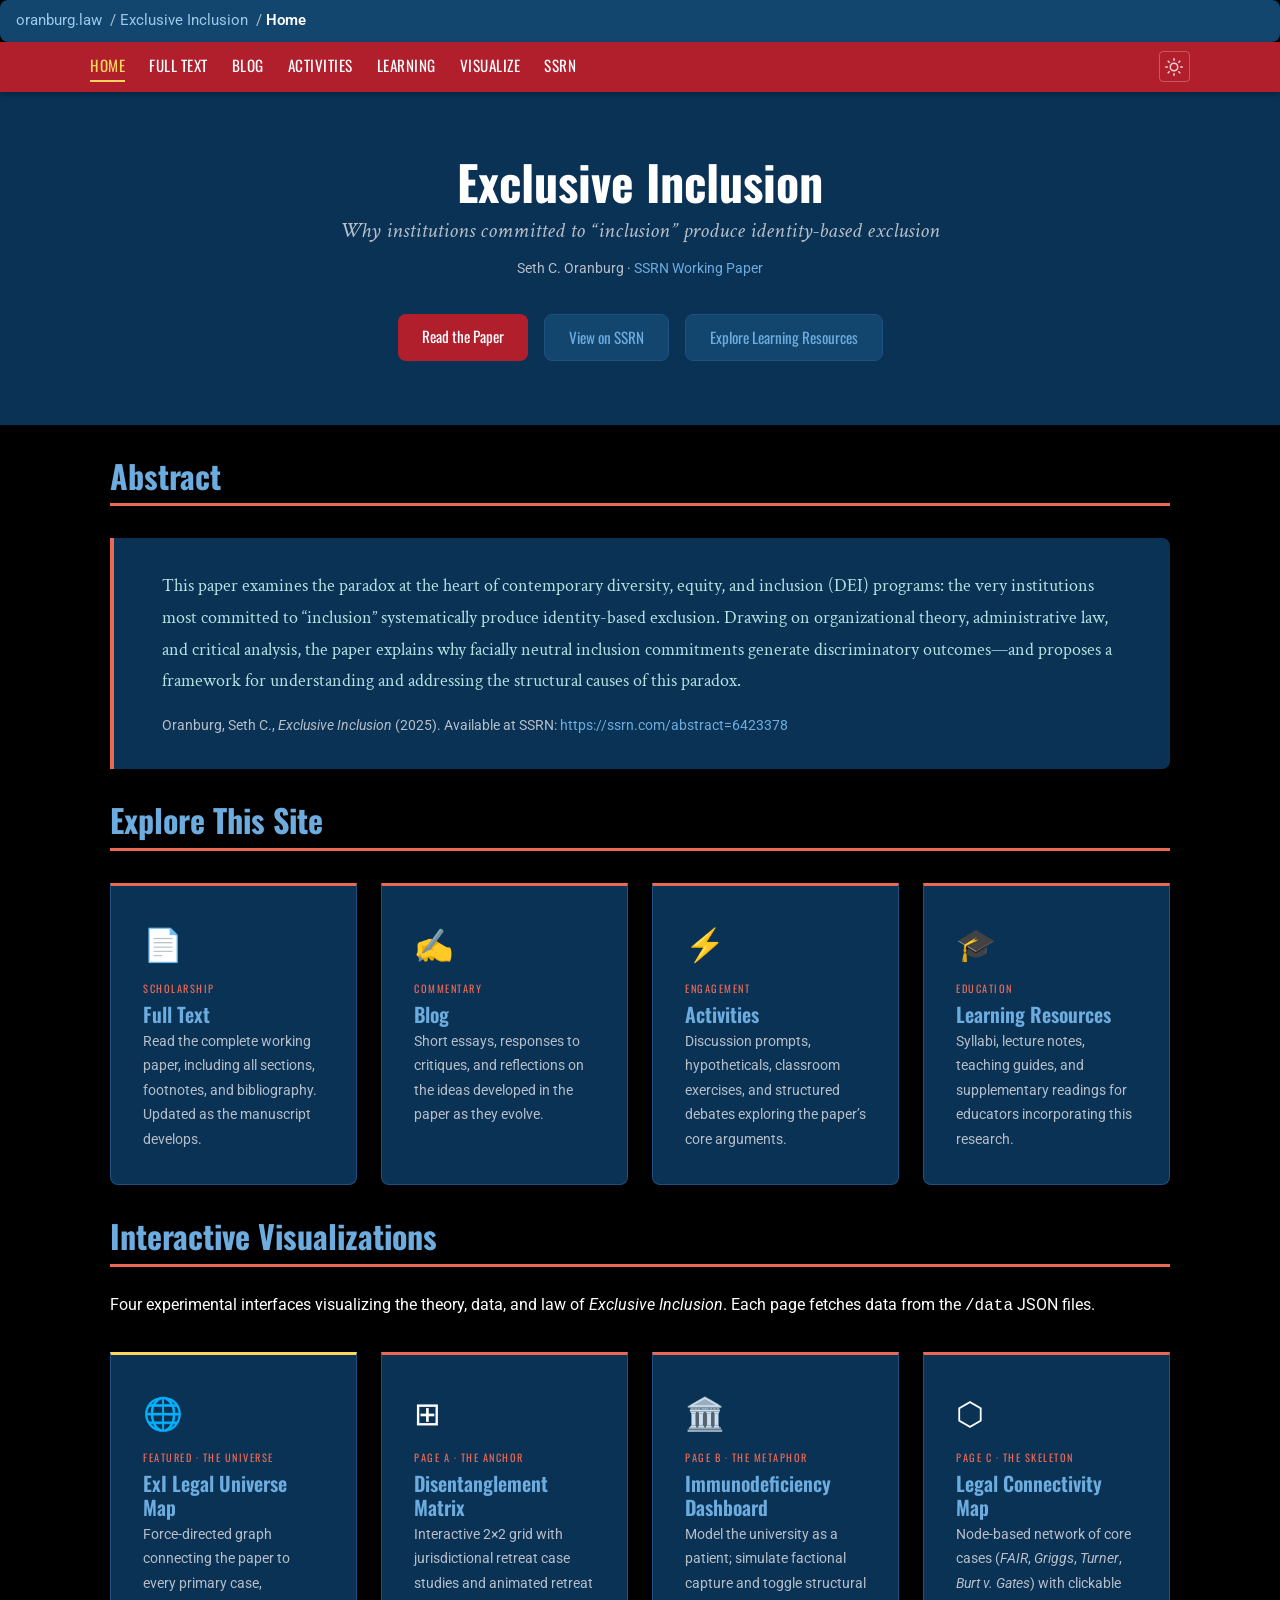
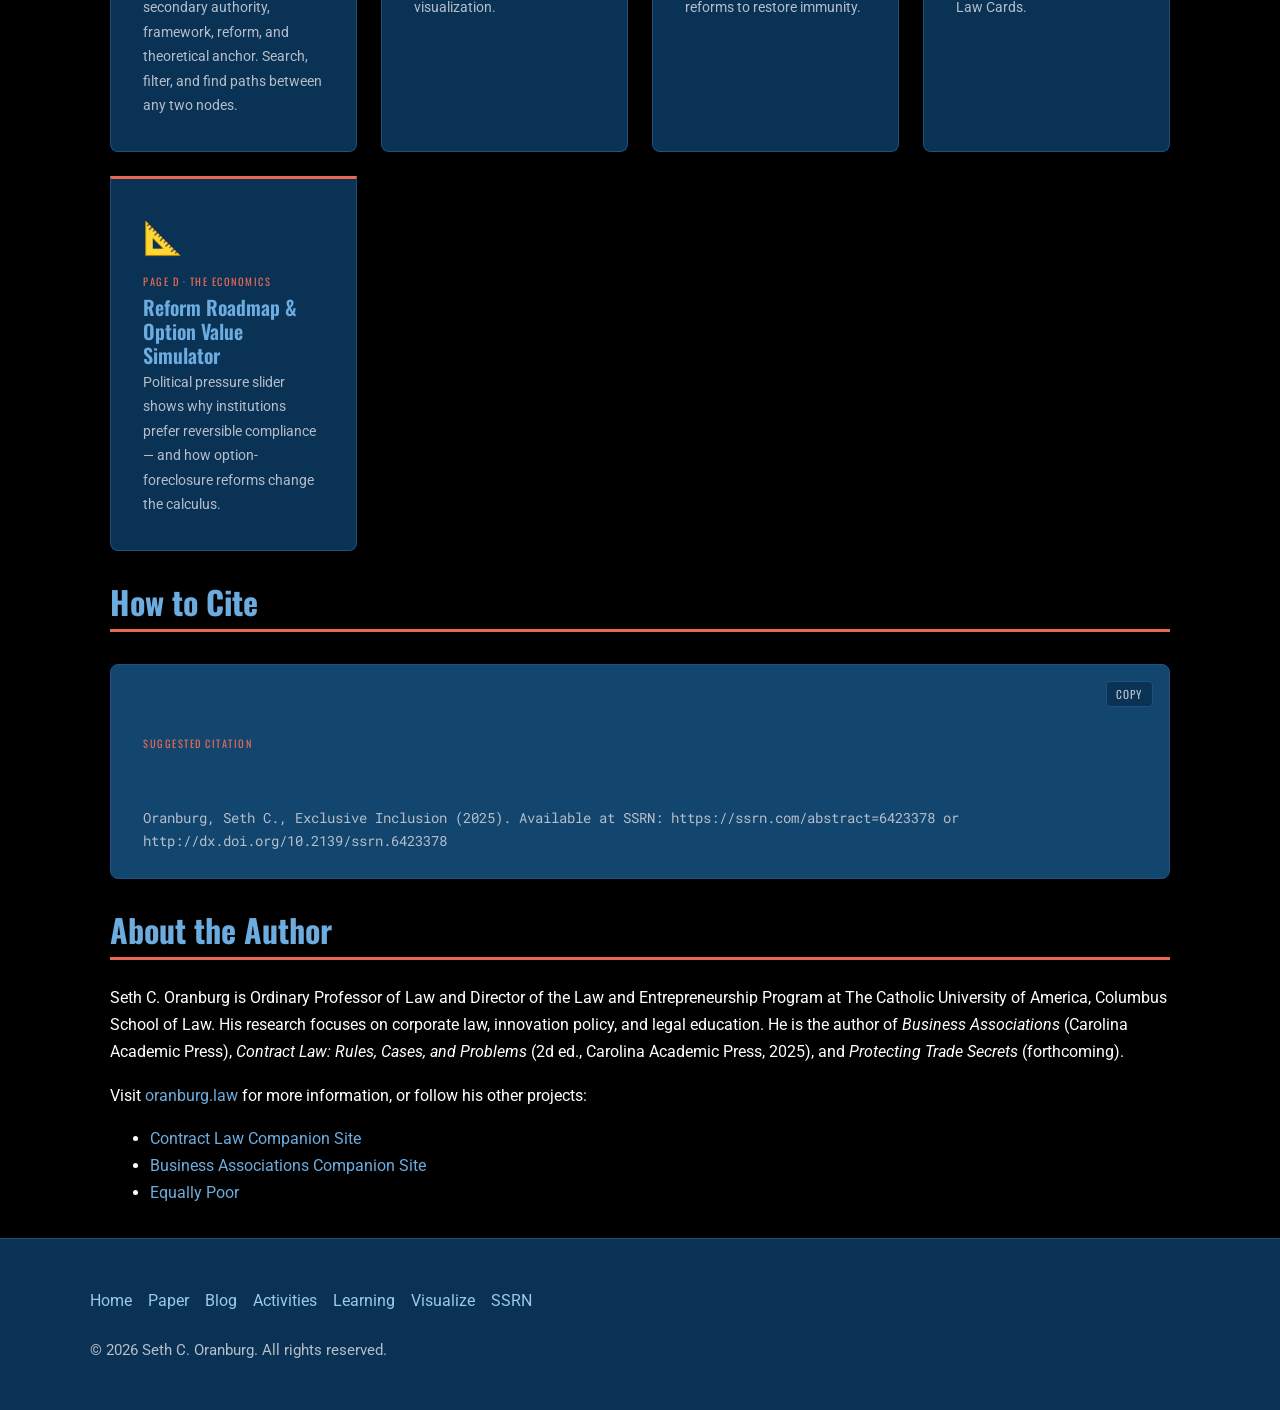
<file: index.html>
<!DOCTYPE html>
<html lang="en" data-theme="dark">
<head>
  <meta charset="UTF-8">
  <meta name="viewport" content="width=device-width, initial-scale=1.0">
  <title>Exclusive Inclusion — Seth C. Oranburg</title>
  <meta name="description" content="Why institutions committed to &ldquo;inclusion&rdquo; produce identity-based exclusion. A companion site for the paper by Seth C. Oranburg.">
  <link rel="preconnect" href="https://fonts.googleapis.com">
  <link rel="preconnect" href="https://fonts.gstatic.com" crossorigin>
  <link href="https://fonts.googleapis.com/css2?family=Crimson+Text:ital,wght@0,400;0,600;0,700;1,400;1,600;1,700&family=Oswald:wght@200..700&family=Roboto+Mono:ital,wght@0,100..700;1,100..700&family=Roboto:ital,wght@0,100..900;1,100..900&display=swap" rel="stylesheet">
  <link rel="stylesheet" href="assets/css/oranburg-style.css">
  <style>
    /* ---- Hero ---- */
    .hero {
      text-align: center;
      padding: var(--space-3xl) var(--space-xl);
      background: var(--bg-secondary);
    }
    .hero h1 {
      font-size: 3rem;
      color: var(--text);
      margin: 0 0 var(--space-xs);
    }
    .hero-sub {
      font-family: var(--font-accent);
      font-size: 1.35rem;
      color: var(--muted);
      margin: 0 0 var(--space-sm);
      font-style: italic;
    }
    .hero-byline {
      font-size: 0.9rem;
      color: var(--muted);
      margin: 0 0 var(--space-xl);
    }
    .hero-byline a { color: var(--accent); }
    .hero-links {
      display: flex;
      gap: var(--space-md);
      justify-content: center;
      flex-wrap: wrap;
    }

    /* ---- Abstract ---- */
    .abstract-box {
      background: var(--bg-secondary);
      border-left: 4px solid var(--accent-red);
      border-radius: 0 var(--radius-md) var(--radius-md) 0;
      padding: var(--space-xl) var(--space-2xl);
      margin: var(--space-xl) 0;
      font-family: var(--font-accent);
      font-size: 1.1rem;
      line-height: 1.8;
      color: var(--accent-2);
    }
    .abstract-box cite {
      display: block;
      margin-top: var(--space-md);
      font-size: 0.85rem;
      color: var(--muted);
      font-style: normal;
      font-family: var(--font-body);
    }

    /* ---- Section nav cards ---- */
    .section-grid {
      display: grid;
      grid-template-columns: repeat(auto-fit, minmax(240px, 1fr));
      gap: var(--space-lg);
      margin: var(--space-xl) 0;
    }
    .section-card {
      display: flex;
      flex-direction: column;
      background: var(--bg-secondary);
      border: 1px solid var(--border);
      border-top: 3px solid var(--accent-red);
      border-radius: 0 0 var(--radius-md) var(--radius-md);
      padding: var(--space-xl);
      text-decoration: none;
      color: var(--text);
      transition: border-color 0.2s, transform 0.2s;
    }
    .section-card:hover {
      border-color: var(--accent);
      transform: translateY(-3px);
      color: var(--text);
    }
    .section-icon {
      font-size: 2rem;
      margin-bottom: var(--space-sm);
    }
    .section-label {
      font-family: var(--font-headline);
      font-size: 0.65rem;
      text-transform: uppercase;
      letter-spacing: 1.5px;
      color: var(--accent-red);
      margin-bottom: var(--space-xs);
    }
    .section-card h3 {
      font-family: var(--font-headline);
      font-size: 1.25rem;
      color: var(--accent);
      margin: 0 0 var(--space-xs);
    }
    .section-card p {
      color: var(--muted);
      font-size: 0.9rem;
      margin: 0;
      flex: 1;
    }

    /* ---- Citation block ---- */
    .citation-block {
      background: var(--bg-soft);
      border: 1px solid var(--border);
      border-radius: var(--radius-md);
      padding: var(--space-lg) var(--space-xl);
      font-family: var(--font-mono);
      font-size: 0.85rem;
      color: var(--muted);
      margin: var(--space-xl) 0;
      position: relative;
      white-space: pre-wrap;
      word-break: break-word;
    }
    .citation-block .cite-label {
      font-family: var(--font-headline);
      font-size: 0.65rem;
      text-transform: uppercase;
      letter-spacing: 1.5px;
      color: var(--accent-red);
      display: block;
      margin-bottom: var(--space-sm);
    }
    .copy-btn {
      position: absolute;
      top: var(--space-md);
      right: var(--space-md);
      background: var(--bg-secondary);
      border: 1px solid var(--border);
      border-radius: var(--radius-sm);
      padding: 0.25rem 0.6rem;
      font-family: var(--font-headline);
      font-size: 0.7rem;
      text-transform: uppercase;
      letter-spacing: 1px;
      color: var(--muted);
      cursor: pointer;
      transition: color 0.2s, border-color 0.2s;
    }
    .copy-btn:hover { color: var(--yellow); border-color: var(--yellow); }
  </style>
  <script>
    (function(){
      try {
        var t = localStorage.getItem('ei-theme');
        document.documentElement.setAttribute('data-theme', t === 'light' || t === 'dark' ? t : 'dark');
      } catch(e) {
        document.documentElement.setAttribute('data-theme', 'dark');
      }
    })();
  </script>
  <link rel="stylesheet" href="assets/css/og-tokens.css">
</head>
<body>

<nav aria-label="Breadcrumb" class="og-breadcrumb">
  <ol>
      <li><a href="https://oranburg.law">oranburg.law</a></li>
      <li><a href="/">Exclusive Inclusion</a></li>
      <li><span aria-current="page">Home</span></li>
  </ol>
</nav>


  <!-- Navigation -->
  <nav class="site-nav" aria-label="Site navigation">
    <ul>
      <li><a href="/" aria-current="page">Home</a></li>
      <li><a href="paper/">Full Text</a></li>
      <li><a href="blog/">Blog</a></li>
      <li><a href="activities/">Activities</a></li>
      <li><a href="learning/">Learning</a></li>
      <li><a href="visualize/">Visualize</a></li>
      <li><a href="https://dx.doi.org/10.2139/ssrn.6423378" target="_blank" rel="noopener noreferrer">SSRN</a></li>
      <li>
        <button class="theme-toggle" id="themeToggle" aria-label="Toggle light/dark mode">
          <!-- Sun icon (shown in dark mode) -->
          <svg class="icon-sun" width="18" height="18" viewBox="0 0 24 24" fill="none" stroke="currentColor" stroke-width="2" stroke-linecap="round" stroke-linejoin="round" aria-hidden="true">
            <circle cx="12" cy="12" r="5"/>
            <line x1="12" y1="1" x2="12" y2="3"/>
            <line x1="12" y1="21" x2="12" y2="23"/>
            <line x1="4.22" y1="4.22" x2="5.64" y2="5.64"/>
            <line x1="18.36" y1="18.36" x2="19.78" y2="19.78"/>
            <line x1="1" y1="12" x2="3" y2="12"/>
            <line x1="21" y1="12" x2="23" y2="12"/>
            <line x1="4.22" y1="19.78" x2="5.64" y2="18.36"/>
            <line x1="18.36" y1="5.64" x2="19.78" y2="4.22"/>
          </svg>
          <!-- Moon icon (shown in light mode) -->
          <svg class="icon-moon" width="18" height="18" viewBox="0 0 24 24" fill="none" stroke="currentColor" stroke-width="2" stroke-linecap="round" stroke-linejoin="round" aria-hidden="true">
            <path d="M21 12.79A9 9 0 1 1 11.21 3 7 7 0 0 0 21 12.79z"/>
          </svg>
        </button>
      </li>
    </ul>
  </nav>

  <!-- Hero -->
  <header class="hero">
    <h1>Exclusive Inclusion</h1>
    <p class="hero-sub">Why institutions committed to &ldquo;inclusion&rdquo; produce identity-based exclusion</p>
    <p class="hero-byline">
      Seth C. Oranburg &middot;
      <a href="https://ssrn.com/abstract=6423378" target="_blank" rel="noopener noreferrer">SSRN Working Paper</a>
    </p>
    <div class="hero-links">
      <a href="paper/" class="btn btn-primary">Read the Paper</a>
      <a href="https://dx.doi.org/10.2139/ssrn.6423378" target="_blank" rel="noopener noreferrer" class="btn btn-secondary">View on SSRN</a>
      <a href="learning/" class="btn btn-secondary">Explore Learning Resources</a>
    </div>
  </header>

  <!-- Main content -->
  <main class="site-content">

    <!-- Abstract -->
    <h2>Abstract</h2>
    <div class="abstract-box">
      <p>This paper examines the paradox at the heart of contemporary diversity, equity, and inclusion (DEI) programs: the very institutions most committed to &ldquo;inclusion&rdquo; systematically produce identity-based exclusion. Drawing on organizational theory, administrative law, and critical analysis, the paper explains why facially neutral inclusion commitments generate discriminatory outcomes&mdash;and proposes a framework for understanding and addressing the structural causes of this paradox.</p>
      <cite>
        Oranburg, Seth C., <em>Exclusive Inclusion</em> (2025). Available at SSRN:
        <a href="https://ssrn.com/abstract=6423378" target="_blank" rel="noopener noreferrer">https://ssrn.com/abstract=6423378</a>
      </cite>
    </div>

    <!-- Site Sections -->
    <h2>Explore This Site</h2>
    <div class="section-grid">
      <a href="paper/" class="section-card">
        <div class="section-icon">📄</div>
        <span class="section-label">Scholarship</span>
        <h3>Full Text</h3>
        <p>Read the complete working paper, including all sections, footnotes, and bibliography. Updated as the manuscript develops.</p>
      </a>
      <a href="blog/" class="section-card">
        <div class="section-icon">✍️</div>
        <span class="section-label">Commentary</span>
        <h3>Blog</h3>
        <p>Short essays, responses to critiques, and reflections on the ideas developed in the paper as they evolve.</p>
      </a>
      <a href="activities/" class="section-card">
        <div class="section-icon">⚡</div>
        <span class="section-label">Engagement</span>
        <h3>Activities</h3>
        <p>Discussion prompts, hypotheticals, classroom exercises, and structured debates exploring the paper&rsquo;s core arguments.</p>
      </a>
      <a href="learning/" class="section-card">
        <div class="section-icon">🎓</div>
        <span class="section-label">Education</span>
        <h3>Learning Resources</h3>
        <p>Syllabi, lecture notes, teaching guides, and supplementary readings for educators incorporating this research.</p>
      </a>
    </div>

    <!-- Interactive Visualizations -->
    <h2>Interactive Visualizations</h2>
    <p>Four experimental interfaces visualizing the theory, data, and law of <em>Exclusive Inclusion</em>. Each page fetches data from the <code>/data</code> JSON files.</p>
    <div class="section-grid">
      <a href="visualize/authority-map.html" class="section-card" style="border-top-color: var(--yellow);">
        <div class="section-icon">🌐</div>
        <span class="section-label">Featured · The Universe</span>
        <h3>ExI Legal Universe Map</h3>
        <p>Force-directed graph connecting the paper to every primary case, secondary authority, framework, reform, and theoretical anchor. Search, filter, and find paths between any two nodes.</p>
      </a>
      <a href="visualize/matrix.html" class="section-card">
        <div class="section-icon">⊞</div>
        <span class="section-label">Page A &middot; The Anchor</span>
        <h3>Disentanglement Matrix</h3>
        <p>Interactive 2×2 grid with jurisdictional retreat case studies and animated retreat visualization.</p>
      </a>
      <a href="visualize/dashboard.html" class="section-card">
        <div class="section-icon">🏛️</div>
        <span class="section-label">Page B &middot; The Metaphor</span>
        <h3>Immunodeficiency Dashboard</h3>
        <p>Model the university as a patient; simulate factional capture and toggle structural reforms to restore immunity.</p>
      </a>
      <a href="visualize/network.html" class="section-card">
        <div class="section-icon">⬡</div>
        <span class="section-label">Page C &middot; The Skeleton</span>
        <h3>Legal Connectivity Map</h3>
        <p>Node-based network of core cases (<em>FAIR</em>, <em>Griggs</em>, <em>Turner</em>, <em>Burt v. Gates</em>) with clickable Law Cards.</p>
      </a>
      <a href="visualize/roadmap.html" class="section-card">
        <div class="section-icon">📐</div>
        <span class="section-label">Page D &middot; The Economics</span>
        <h3>Reform Roadmap &amp; Option Value Simulator</h3>
        <p>Political pressure slider shows why institutions prefer reversible compliance — and how option-foreclosure reforms change the calculus.</p>
      </a>
    </div>

    <!-- Citation -->
    <h2>How to Cite</h2>
    <div class="citation-block">
      <span class="cite-label">Suggested Citation</span>
      <button class="copy-btn" onclick="copyCitation()" id="copyBtn">Copy</button>
Oranburg, Seth C., Exclusive Inclusion (2025). Available at SSRN: https://ssrn.com/abstract=6423378 or http://dx.doi.org/10.2139/ssrn.6423378</div>

    <!-- About -->
    <h2>About the Author</h2>
    <p>Seth C. Oranburg is Ordinary Professor of Law and Director of the Law and Entrepreneurship Program at The Catholic University of America, Columbus School of Law. His research focuses on corporate law, innovation policy, and legal education. He is the author of <em>Business Associations</em> (Carolina Academic Press), <em>Contract Law: Rules, Cases, and Problems</em> (2d ed., Carolina Academic Press, 2025), and <em>Protecting Trade Secrets</em> (forthcoming).</p>
    <p>Visit <a href="https://oranburg.law" target="_blank" rel="noopener noreferrer">oranburg.law</a> for more information, or follow his other projects:</p>
    <ul>
      <li><a href="https://oranburg.github.io/K/" target="_blank" rel="noopener noreferrer">Contract Law Companion Site</a></li>
      <li><a href="https://oranburg.github.io/BA/" target="_blank" rel="noopener noreferrer">Business Associations Companion Site</a></li>
      <li><a href="https://oranburg.github.io/equally-poor/" target="_blank" rel="noopener noreferrer">Equally Poor</a></li>
    </ul>

  </main>

  <!-- Footer -->

  <footer role="contentinfo" class="og-footer">
  <div class="og-footer-inner">
    <nav aria-label="Footer">
      <ul>
        <li><a href="https://oranburg.law">Home</a></li>
        <li><a href="/paper/">Paper</a></li>
        <li><a href="/blog/">Blog</a></li>
        <li><a href="/activities/">Activities</a></li>
        <li><a href="/learning/">Learning</a></li>
        <li><a href="/visualize/">Visualize</a></li>
        <li><a href="https://ssrn.com/abstract=6423378">SSRN</a></li>
      </ul>
    </nav>
    <p class="og-footer-copyright">&copy; 2026 Seth C. Oranburg. All rights reserved.</p>
  </div>
</footer>


  <script>
    function toggleTheme() {
      var html = document.documentElement;
      var current = html.getAttribute('data-theme');
      var next = current === 'dark' ? 'light' : 'dark';
      html.setAttribute('data-theme', next);
      try { localStorage.setItem('ei-theme', next); } catch(e) {}
      var btn = document.getElementById('themeToggle');
      if (btn) btn.setAttribute('aria-label', next === 'dark' ? 'Switch to light mode' : 'Switch to dark mode');
    }

    document.getElementById('themeToggle').addEventListener('click', toggleTheme);

    function copyCitation() {
      var text = 'Oranburg, Seth C., Exclusive Inclusion (2025). Available at SSRN: https://ssrn.com/abstract=6423378 or http://dx.doi.org/10.2139/ssrn.6423378';
      navigator.clipboard.writeText(text).then(function() {
        var btn = document.getElementById('copyBtn');
        btn.textContent = 'Copied!';
        setTimeout(function() { btn.textContent = 'Copy'; }, 2000);
      }).catch(function() {
        var btn = document.getElementById('copyBtn');
        btn.textContent = 'Copy';
      });
    }
  </script>
</body>
</html>
</file>
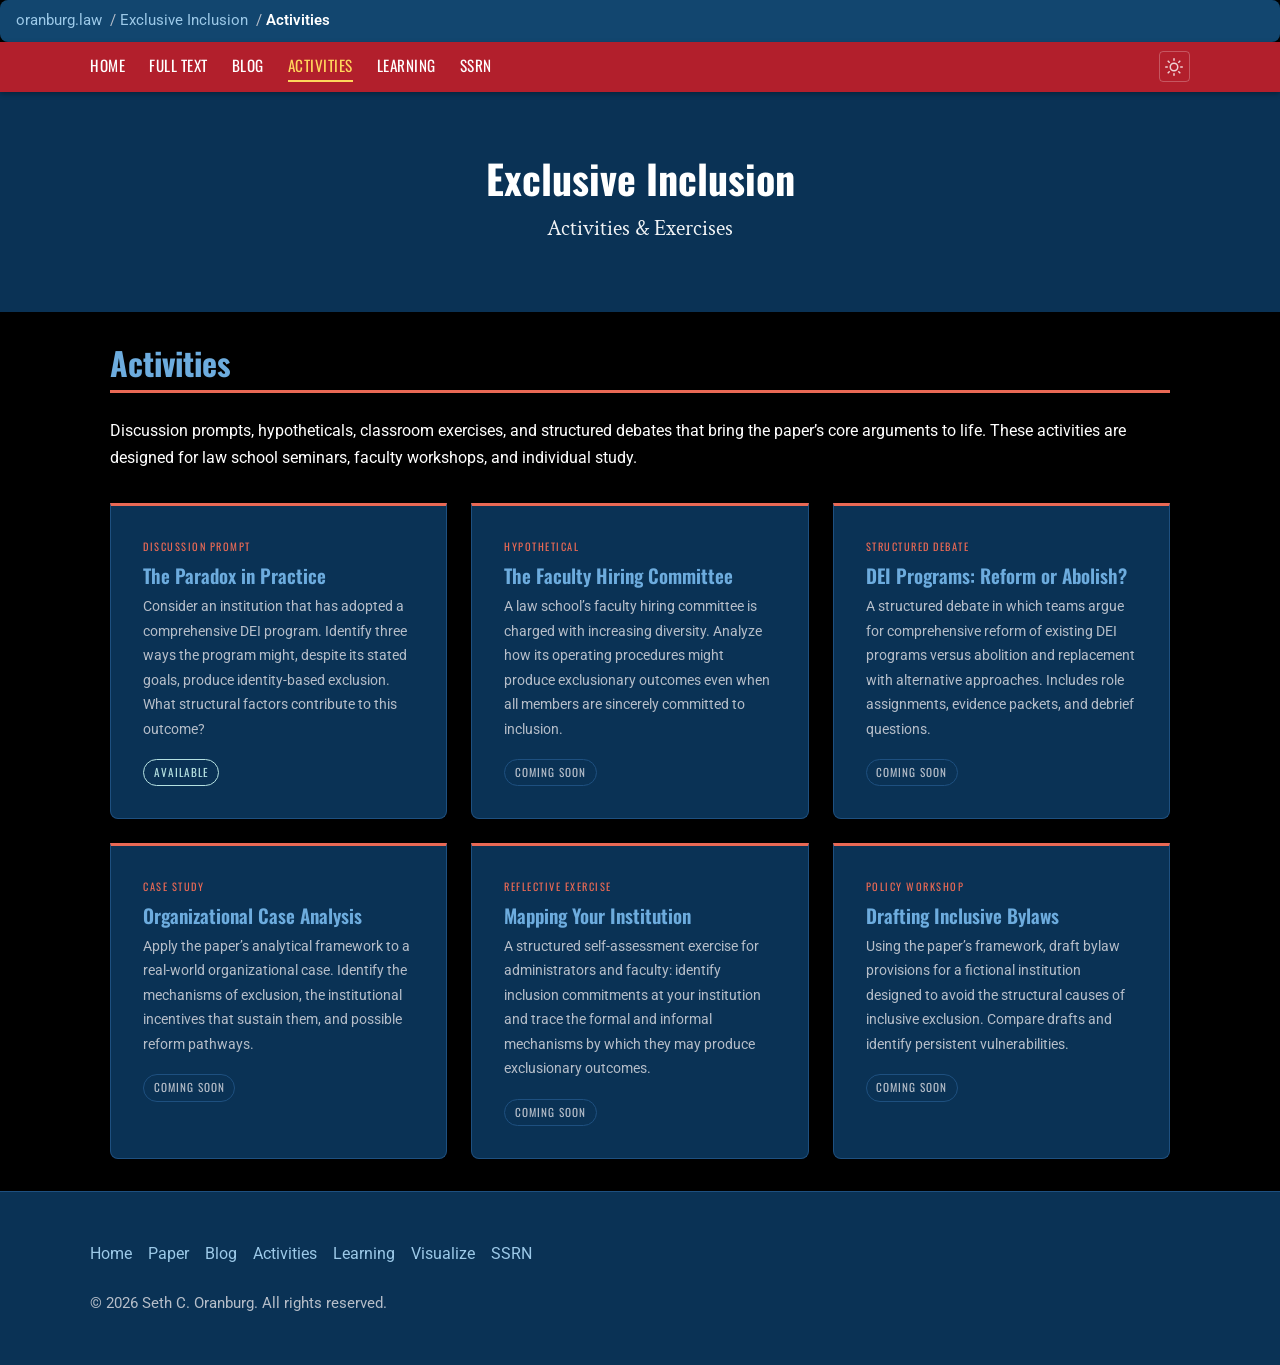
<file: activities/index.html>
<!DOCTYPE html>
<html lang="en" data-theme="dark">
<head>
  <meta charset="UTF-8">
  <meta name="viewport" content="width=device-width, initial-scale=1.0">
  <title>Activities — Exclusive Inclusion</title>
  <meta name="description" content="Discussion prompts, hypotheticals, and classroom exercises for Exclusive Inclusion by Seth C. Oranburg.">
  <link rel="preconnect" href="https://fonts.googleapis.com">
  <link rel="preconnect" href="https://fonts.gstatic.com" crossorigin>
  <link href="https://fonts.googleapis.com/css2?family=Crimson+Text:ital,wght@0,400;0,600;0,700;1,400;1,600&family=Oswald:wght@200..700&family=Roboto:ital,wght@0,400;0,500;1,400&display=swap" rel="stylesheet">
  <link rel="stylesheet" href="../assets/css/oranburg-style.css">
  <style>
    .activity-grid {
      display: grid;
      grid-template-columns: repeat(auto-fit, minmax(300px, 1fr));
      gap: var(--space-lg);
      margin: var(--space-xl) 0;
    }
    .activity-card {
      background: var(--bg-secondary);
      border: 1px solid var(--border);
      border-top: 3px solid var(--accent-red);
      border-radius: 0 0 var(--radius-md) var(--radius-md);
      padding: var(--space-xl);
    }
    .activity-type {
      font-family: var(--font-headline);
      font-size: 0.65rem;
      text-transform: uppercase;
      letter-spacing: 1.5px;
      color: var(--accent-red);
      margin-bottom: var(--space-sm);
      display: block;
    }
    .activity-card h3 {
      font-family: var(--font-headline);
      font-size: 1.2rem;
      color: var(--accent);
      margin: 0 0 var(--space-sm);
    }
    .activity-card p {
      color: var(--muted);
      font-size: 0.9rem;
      margin: 0 0 var(--space-md);
    }
    .activity-card .status {
      font-family: var(--font-headline);
      font-size: 0.7rem;
      text-transform: uppercase;
      letter-spacing: 1px;
      color: var(--muted);
      border: 1px solid var(--border);
      border-radius: var(--radius-pill);
      padding: 0.2rem 0.6rem;
      display: inline-block;
    }
    .activity-card .status.available {
      color: var(--teal);
      border-color: var(--teal);
    }
  </style>
  <script>
    (function(){
      try { var t=localStorage.getItem('ei-theme'); document.documentElement.setAttribute('data-theme',t==='light'||t==='dark'?t:'dark'); } catch(e){}
    })();
  </script>
  <link rel="stylesheet" href="../assets/css/og-tokens.css">
</head>
<body>

<nav aria-label="Breadcrumb" class="og-breadcrumb">
  <ol>
      <li><a href="https://oranburg.law">oranburg.law</a></li>
      <li><a href="/">Exclusive Inclusion</a></li>
      <li><span aria-current="page">Activities</span></li>
  </ol>
</nav>

  <nav class="site-nav" aria-label="Site navigation">
    <ul>
      <li><a href="../">Home</a></li>
      <li><a href="../paper/">Full Text</a></li>
      <li><a href="../blog/">Blog</a></li>
      <li><a href="../activities/" aria-current="page">Activities</a></li>
      <li><a href="../learning/">Learning</a></li>
      <li><a href="https://dx.doi.org/10.2139/ssrn.6423378" target="_blank" rel="noopener noreferrer">SSRN</a></li>
      <li>
        <button class="theme-toggle" id="themeToggle" aria-label="Toggle light/dark mode">
          <svg class="icon-sun" width="18" height="18" viewBox="0 0 24 24" fill="none" stroke="currentColor" stroke-width="2" stroke-linecap="round" stroke-linejoin="round" aria-hidden="true"><circle cx="12" cy="12" r="5"/><line x1="12" y1="1" x2="12" y2="3"/><line x1="12" y1="21" x2="12" y2="23"/><line x1="4.22" y1="4.22" x2="5.64" y2="5.64"/><line x1="18.36" y1="18.36" x2="19.78" y2="19.78"/><line x1="1" y1="12" x2="3" y2="12"/><line x1="21" y1="12" x2="23" y2="12"/><line x1="4.22" y1="19.78" x2="5.64" y2="18.36"/><line x1="18.36" y1="5.64" x2="19.78" y2="4.22"/></svg>
          <svg class="icon-moon" width="18" height="18" viewBox="0 0 24 24" fill="none" stroke="currentColor" stroke-width="2" stroke-linecap="round" stroke-linejoin="round" aria-hidden="true"><path d="M21 12.79A9 9 0 1 1 11.21 3 7 7 0 0 0 21 12.79z"/></svg>
        </button>
      </li>
    </ul>
  </nav>

  <header class="site-header">
    <a href="../" class="site-title">Exclusive Inclusion</a>
    <p class="site-tagline">Activities &amp; Exercises</p>
  </header>

  <main class="site-content">
    <h2>Activities</h2>
    <p>Discussion prompts, hypotheticals, classroom exercises, and structured debates that bring the paper&rsquo;s core arguments to life. These activities are designed for law school seminars, faculty workshops, and individual study.</p>

    <div class="activity-grid">
      <div class="activity-card">
        <span class="activity-type">Discussion Prompt</span>
        <h3>The Paradox in Practice</h3>
        <p>Consider an institution that has adopted a comprehensive DEI program. Identify three ways the program might, despite its stated goals, produce identity-based exclusion. What structural factors contribute to this outcome?</p>
        <span class="status available">Available</span>
      </div>

      <div class="activity-card">
        <span class="activity-type">Hypothetical</span>
        <h3>The Faculty Hiring Committee</h3>
        <p>A law school&rsquo;s faculty hiring committee is charged with increasing diversity. Analyze how its operating procedures might produce exclusionary outcomes even when all members are sincerely committed to inclusion.</p>
        <span class="status">Coming Soon</span>
      </div>

      <div class="activity-card">
        <span class="activity-type">Structured Debate</span>
        <h3>DEI Programs: Reform or Abolish?</h3>
        <p>A structured debate in which teams argue for comprehensive reform of existing DEI programs versus abolition and replacement with alternative approaches. Includes role assignments, evidence packets, and debrief questions.</p>
        <span class="status">Coming Soon</span>
      </div>

      <div class="activity-card">
        <span class="activity-type">Case Study</span>
        <h3>Organizational Case Analysis</h3>
        <p>Apply the paper&rsquo;s analytical framework to a real-world organizational case. Identify the mechanisms of exclusion, the institutional incentives that sustain them, and possible reform pathways.</p>
        <span class="status">Coming Soon</span>
      </div>

      <div class="activity-card">
        <span class="activity-type">Reflective Exercise</span>
        <h3>Mapping Your Institution</h3>
        <p>A structured self-assessment exercise for administrators and faculty: identify inclusion commitments at your institution and trace the formal and informal mechanisms by which they may produce exclusionary outcomes.</p>
        <span class="status">Coming Soon</span>
      </div>

      <div class="activity-card">
        <span class="activity-type">Policy Workshop</span>
        <h3>Drafting Inclusive Bylaws</h3>
        <p>Using the paper&rsquo;s framework, draft bylaw provisions for a fictional institution designed to avoid the structural causes of inclusive exclusion. Compare drafts and identify persistent vulnerabilities.</p>
        <span class="status">Coming Soon</span>
      </div>
    </div>
  </main>

  <footer role="contentinfo" class="og-footer">
  <div class="og-footer-inner">
    <nav aria-label="Footer">
      <ul>
        <li><a href="https://oranburg.law">Home</a></li>
        <li><a href="/paper/">Paper</a></li>
        <li><a href="/blog/">Blog</a></li>
        <li><a href="/activities/">Activities</a></li>
        <li><a href="/learning/">Learning</a></li>
        <li><a href="/visualize/">Visualize</a></li>
        <li><a href="https://ssrn.com/abstract=6423378">SSRN</a></li>
      </ul>
    </nav>
    <p class="og-footer-copyright">&copy; 2026 Seth C. Oranburg. All rights reserved.</p>
  </div>
</footer>


  <script>
    document.getElementById('themeToggle').addEventListener('click', function() {
      var html = document.documentElement;
      var next = html.getAttribute('data-theme') === 'dark' ? 'light' : 'dark';
      html.setAttribute('data-theme', next);
      try { localStorage.setItem('ei-theme', next); } catch(e) {}
    });
  </script>
</body>
</html>
</file>
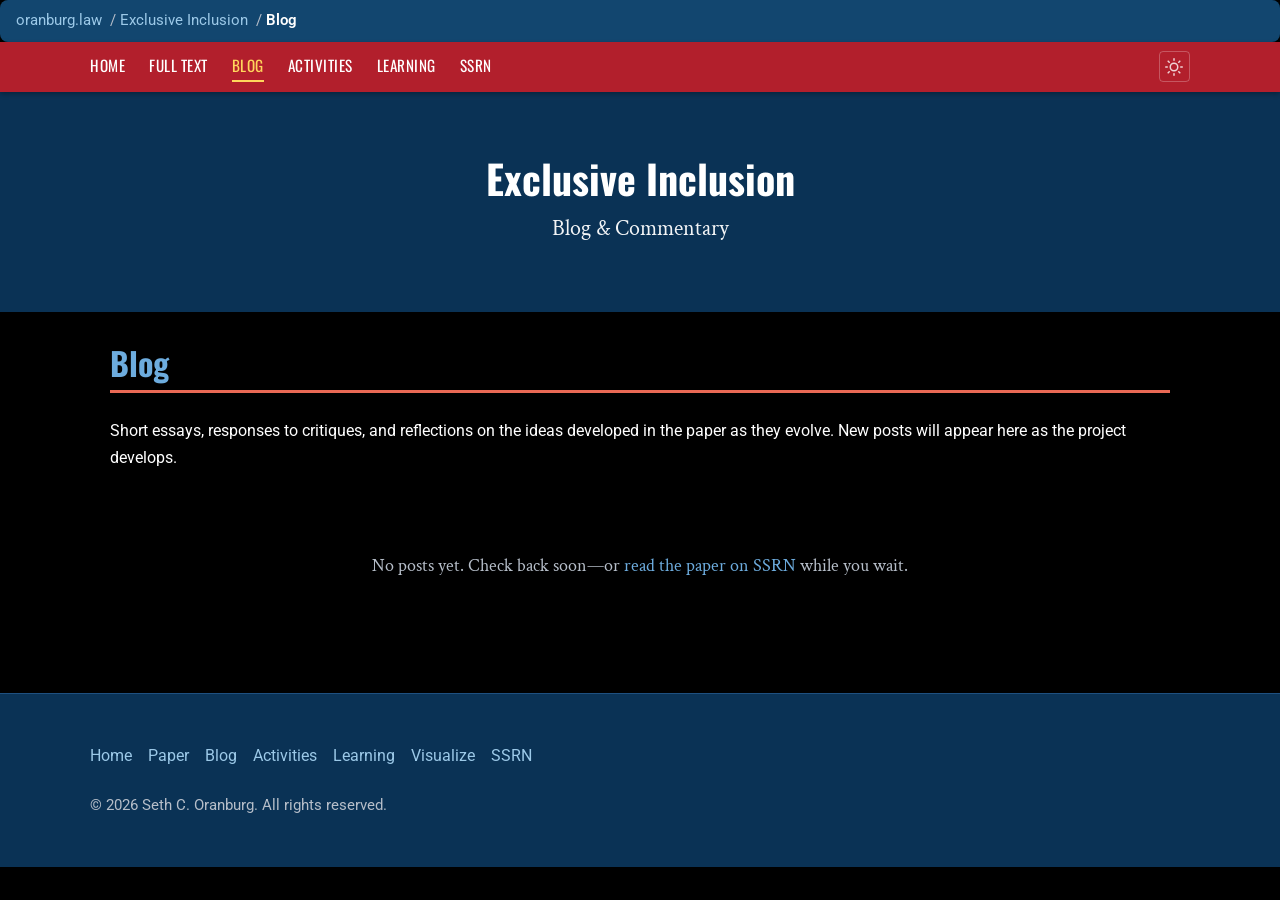
<file: blog/index.html>
<!DOCTYPE html>
<html lang="en" data-theme="dark">
<head>
  <meta charset="UTF-8">
  <meta name="viewport" content="width=device-width, initial-scale=1.0">
  <title>Blog — Exclusive Inclusion</title>
  <meta name="description" content="Commentary and short essays on the ideas in Exclusive Inclusion by Seth C. Oranburg.">
  <link rel="preconnect" href="https://fonts.googleapis.com">
  <link rel="preconnect" href="https://fonts.gstatic.com" crossorigin>
  <link href="https://fonts.googleapis.com/css2?family=Crimson+Text:ital,wght@0,400;0,600;0,700;1,400;1,600&family=Oswald:wght@200..700&family=Roboto:ital,wght@0,400;0,500;1,400&display=swap" rel="stylesheet">
  <link rel="stylesheet" href="../assets/css/oranburg-style.css">
  <style>
    .post-list { list-style: none; padding: 0; margin: var(--space-xl) 0; }
    .post-item {
      border-bottom: 1px solid var(--border);
      padding: var(--space-xl) 0;
    }
    .post-item:first-child { padding-top: 0; }
    .post-item:last-child { border-bottom: none; }
    .post-date {
      font-family: var(--font-headline);
      font-size: 0.7rem;
      text-transform: uppercase;
      letter-spacing: 1.5px;
      color: var(--accent-red);
      margin-bottom: var(--space-xs);
    }
    .post-item h3 {
      font-family: var(--font-headline);
      font-size: 1.4rem;
      color: var(--accent);
      margin: 0 0 var(--space-xs);
    }
    .post-item h3 a { color: inherit; }
    .post-item h3 a:hover { color: var(--accent-2); }
    .post-excerpt {
      font-family: var(--font-accent);
      font-size: 1.05rem;
      color: var(--muted);
      margin: 0;
    }
    .post-tags {
      display: flex;
      gap: var(--space-xs);
      flex-wrap: wrap;
      margin-top: var(--space-sm);
    }
    .tag {
      background: var(--bg-soft);
      border: 1px solid var(--border);
      border-radius: var(--radius-pill);
      padding: 0.15rem 0.6rem;
      font-family: var(--font-headline);
      font-size: 0.65rem;
      text-transform: uppercase;
      letter-spacing: 1px;
      color: var(--muted);
    }
    .empty-state {
      text-align: center;
      padding: var(--space-3xl) var(--space-xl);
      color: var(--muted);
    }
    .empty-state p { font-family: var(--font-accent); font-size: 1.1rem; }
  </style>
  <script>
    (function(){
      try { var t=localStorage.getItem('ei-theme'); document.documentElement.setAttribute('data-theme',t==='light'||t==='dark'?t:'dark'); } catch(e){}
    })();
  </script>
  <link rel="stylesheet" href="../assets/css/og-tokens.css">
</head>
<body>

<nav aria-label="Breadcrumb" class="og-breadcrumb">
  <ol>
      <li><a href="https://oranburg.law">oranburg.law</a></li>
      <li><a href="/">Exclusive Inclusion</a></li>
      <li><span aria-current="page">Blog</span></li>
  </ol>
</nav>

  <nav class="site-nav" aria-label="Site navigation">
    <ul>
      <li><a href="../">Home</a></li>
      <li><a href="../paper/">Full Text</a></li>
      <li><a href="../blog/" aria-current="page">Blog</a></li>
      <li><a href="../activities/">Activities</a></li>
      <li><a href="../learning/">Learning</a></li>
      <li><a href="https://dx.doi.org/10.2139/ssrn.6423378" target="_blank" rel="noopener noreferrer">SSRN</a></li>
      <li>
        <button class="theme-toggle" id="themeToggle" aria-label="Toggle light/dark mode">
          <svg class="icon-sun" width="18" height="18" viewBox="0 0 24 24" fill="none" stroke="currentColor" stroke-width="2" stroke-linecap="round" stroke-linejoin="round" aria-hidden="true"><circle cx="12" cy="12" r="5"/><line x1="12" y1="1" x2="12" y2="3"/><line x1="12" y1="21" x2="12" y2="23"/><line x1="4.22" y1="4.22" x2="5.64" y2="5.64"/><line x1="18.36" y1="18.36" x2="19.78" y2="19.78"/><line x1="1" y1="12" x2="3" y2="12"/><line x1="21" y1="12" x2="23" y2="12"/><line x1="4.22" y1="19.78" x2="5.64" y2="18.36"/><line x1="18.36" y1="5.64" x2="19.78" y2="4.22"/></svg>
          <svg class="icon-moon" width="18" height="18" viewBox="0 0 24 24" fill="none" stroke="currentColor" stroke-width="2" stroke-linecap="round" stroke-linejoin="round" aria-hidden="true"><path d="M21 12.79A9 9 0 1 1 11.21 3 7 7 0 0 0 21 12.79z"/></svg>
        </button>
      </li>
    </ul>
  </nav>

  <header class="site-header">
    <a href="../" class="site-title">Exclusive Inclusion</a>
    <p class="site-tagline">Blog &amp; Commentary</p>
  </header>

  <main class="site-content">
    <h2>Blog</h2>
    <p>Short essays, responses to critiques, and reflections on the ideas developed in the paper as they evolve. New posts will appear here as the project develops.</p>

    <div class="empty-state">
      <p>No posts yet. Check back soon&mdash;or <a href="https://dx.doi.org/10.2139/ssrn.6423378" target="_blank" rel="noopener noreferrer">read the paper on SSRN</a> while you wait.</p>
    </div>

    <!-- Future posts will be added as <li> items inside a <ul class="post-list"> here.
         Example structure:

    <ul class="post-list">
      <li class="post-item">
        <div class="post-date">April 2025</div>
        <h3><a href="posts/post-slug.html">Post Title Here</a></h3>
        <p class="post-excerpt">A short excerpt or description of the post goes here.</p>
        <div class="post-tags">
          <span class="tag">DEI</span>
          <span class="tag">Administrative Law</span>
        </div>
      </li>
    </ul>
    -->
  </main>

  <footer role="contentinfo" class="og-footer">
  <div class="og-footer-inner">
    <nav aria-label="Footer">
      <ul>
        <li><a href="https://oranburg.law">Home</a></li>
        <li><a href="/paper/">Paper</a></li>
        <li><a href="/blog/">Blog</a></li>
        <li><a href="/activities/">Activities</a></li>
        <li><a href="/learning/">Learning</a></li>
        <li><a href="/visualize/">Visualize</a></li>
        <li><a href="https://ssrn.com/abstract=6423378">SSRN</a></li>
      </ul>
    </nav>
    <p class="og-footer-copyright">&copy; 2026 Seth C. Oranburg. All rights reserved.</p>
  </div>
</footer>


  <script>
    document.getElementById('themeToggle').addEventListener('click', function() {
      var html = document.documentElement;
      var next = html.getAttribute('data-theme') === 'dark' ? 'light' : 'dark';
      html.setAttribute('data-theme', next);
      try { localStorage.setItem('ei-theme', next); } catch(e) {}
    });
  </script>
</body>
</html>
</file>
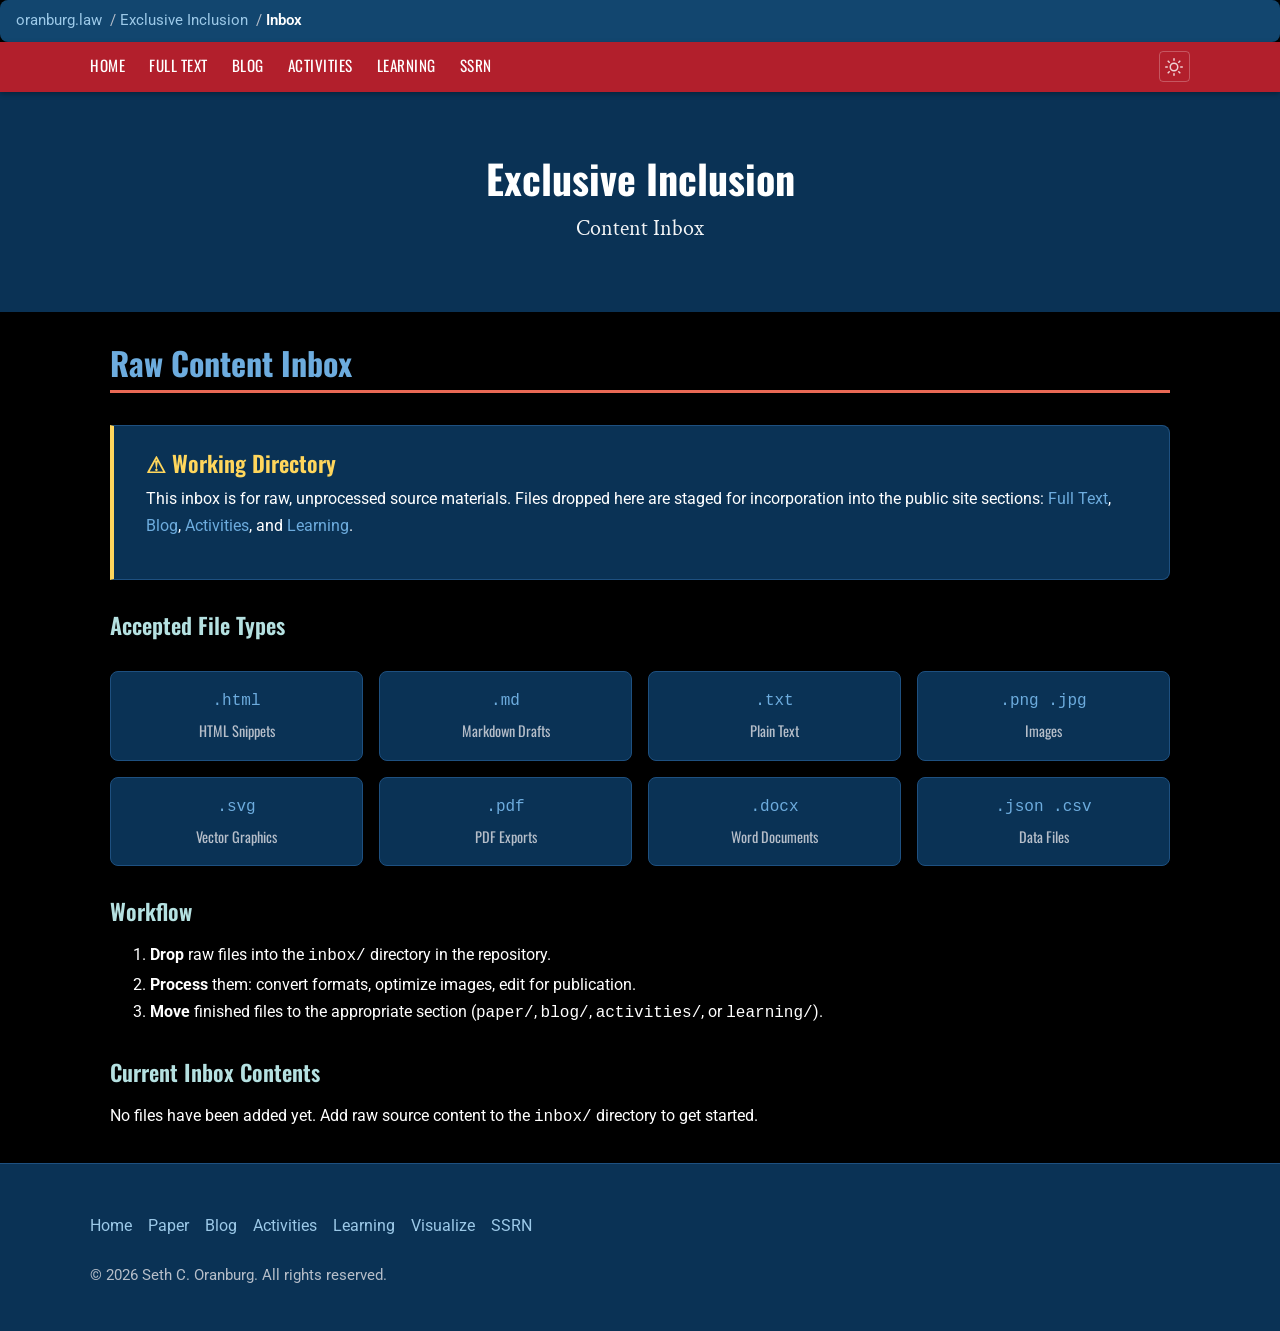
<file: inbox/index.html>
<!DOCTYPE html>
<html lang="en" data-theme="dark">
<head>
  <meta charset="UTF-8">
  <meta name="viewport" content="width=device-width, initial-scale=1.0">
  <title>Inbox — Exclusive Inclusion</title>
  <link rel="preconnect" href="https://fonts.googleapis.com">
  <link rel="preconnect" href="https://fonts.gstatic.com" crossorigin>
  <link href="https://fonts.googleapis.com/css2?family=Crimson+Text:ital,wght@0,400;0,600;1,400&family=Oswald:wght@200..700&family=Roboto:ital,wght@0,100..900;1,100..900&display=swap" rel="stylesheet">
  <link rel="stylesheet" href="../assets/css/oranburg-style.css">
  <style>
    .inbox-info {
      background: var(--bg-secondary);
      border: 1px solid var(--border);
      border-left: 4px solid var(--yellow);
      border-radius: 0 var(--radius-md) var(--radius-md) 0;
      padding: var(--space-lg) var(--space-xl);
      margin: var(--space-xl) 0;
    }
    .inbox-info h3 { color: var(--yellow); margin: 0 0 var(--space-sm); }
    .type-grid {
      display: grid;
      grid-template-columns: repeat(auto-fit, minmax(200px, 1fr));
      gap: var(--space-md);
      margin: var(--space-xl) 0;
    }
    .type-chip {
      background: var(--bg-secondary);
      border: 1px solid var(--border);
      border-radius: var(--radius-md);
      padding: var(--space-md);
      text-align: center;
      font-family: var(--font-headline);
      font-size: 0.9rem;
      color: var(--muted);
    }
    .type-chip .ext {
      display: block;
      font-family: var(--font-mono);
      font-size: 1rem;
      color: var(--accent);
      margin-bottom: var(--space-xs);
    }
  </style>
  <script>
    (function(){
      try { var t=localStorage.getItem('ei-theme'); document.documentElement.setAttribute('data-theme',t==='light'||t==='dark'?t:'dark'); } catch(e){}
    })();
  </script>
  <link rel="stylesheet" href="../assets/css/og-tokens.css">
</head>
<body>

<nav aria-label="Breadcrumb" class="og-breadcrumb">
  <ol>
      <li><a href="https://oranburg.law">oranburg.law</a></li>
      <li><a href="/">Exclusive Inclusion</a></li>
      <li><span aria-current="page">Inbox</span></li>
  </ol>
</nav>

  <nav class="site-nav" aria-label="Site navigation">
    <ul>
      <li><a href="../">Home</a></li>
      <li><a href="../paper/">Full Text</a></li>
      <li><a href="../blog/">Blog</a></li>
      <li><a href="../activities/">Activities</a></li>
      <li><a href="../learning/">Learning</a></li>
      <li><a href="https://dx.doi.org/10.2139/ssrn.6423378" target="_blank" rel="noopener noreferrer">SSRN</a></li>
      <li>
        <button class="theme-toggle" id="themeToggle" aria-label="Toggle light/dark mode">
          <svg class="icon-sun" width="18" height="18" viewBox="0 0 24 24" fill="none" stroke="currentColor" stroke-width="2" stroke-linecap="round" stroke-linejoin="round" aria-hidden="true"><circle cx="12" cy="12" r="5"/><line x1="12" y1="1" x2="12" y2="3"/><line x1="12" y1="21" x2="12" y2="23"/><line x1="4.22" y1="4.22" x2="5.64" y2="5.64"/><line x1="18.36" y1="18.36" x2="19.78" y2="19.78"/><line x1="1" y1="12" x2="3" y2="12"/><line x1="21" y1="12" x2="23" y2="12"/><line x1="4.22" y1="19.78" x2="5.64" y2="18.36"/><line x1="18.36" y1="5.64" x2="19.78" y2="4.22"/></svg>
          <svg class="icon-moon" width="18" height="18" viewBox="0 0 24 24" fill="none" stroke="currentColor" stroke-width="2" stroke-linecap="round" stroke-linejoin="round" aria-hidden="true"><path d="M21 12.79A9 9 0 1 1 11.21 3 7 7 0 0 0 21 12.79z"/></svg>
        </button>
      </li>
    </ul>
  </nav>

  <header class="site-header">
    <a href="../" class="site-title">Exclusive Inclusion</a>
    <p class="site-tagline">Content Inbox</p>
  </header>

  <main class="site-content">
    <h2>Raw Content Inbox</h2>

    <div class="inbox-info">
      <h3>⚠ Working Directory</h3>
      <p>This inbox is for raw, unprocessed source materials. Files dropped here are staged for incorporation into the public site sections: <a href="../paper/">Full Text</a>, <a href="../blog/">Blog</a>, <a href="../activities/">Activities</a>, and <a href="../learning/">Learning</a>.</p>
    </div>

    <h3>Accepted File Types</h3>
    <div class="type-grid">
      <div class="type-chip"><span class="ext">.html</span>HTML Snippets</div>
      <div class="type-chip"><span class="ext">.md</span>Markdown Drafts</div>
      <div class="type-chip"><span class="ext">.txt</span>Plain Text</div>
      <div class="type-chip"><span class="ext">.png .jpg</span>Images</div>
      <div class="type-chip"><span class="ext">.svg</span>Vector Graphics</div>
      <div class="type-chip"><span class="ext">.pdf</span>PDF Exports</div>
      <div class="type-chip"><span class="ext">.docx</span>Word Documents</div>
      <div class="type-chip"><span class="ext">.json .csv</span>Data Files</div>
    </div>

    <h3>Workflow</h3>
    <ol>
      <li><strong>Drop</strong> raw files into the <code>inbox/</code> directory in the repository.</li>
      <li><strong>Process</strong> them: convert formats, optimize images, edit for publication.</li>
      <li><strong>Move</strong> finished files to the appropriate section (<code>paper/</code>, <code>blog/</code>, <code>activities/</code>, or <code>learning/</code>).</li>
    </ol>

    <h3>Current Inbox Contents</h3>
    <p>No files have been added yet. Add raw source content to the <code>inbox/</code> directory to get started.</p>
  </main>

  <footer role="contentinfo" class="og-footer">
  <div class="og-footer-inner">
    <nav aria-label="Footer">
      <ul>
        <li><a href="https://oranburg.law">Home</a></li>
        <li><a href="/paper/">Paper</a></li>
        <li><a href="/blog/">Blog</a></li>
        <li><a href="/activities/">Activities</a></li>
        <li><a href="/learning/">Learning</a></li>
        <li><a href="/visualize/">Visualize</a></li>
        <li><a href="https://ssrn.com/abstract=6423378">SSRN</a></li>
      </ul>
    </nav>
    <p class="og-footer-copyright">&copy; 2026 Seth C. Oranburg. All rights reserved.</p>
  </div>
</footer>


  <script>
    document.getElementById('themeToggle').addEventListener('click', function() {
      var html = document.documentElement;
      var next = html.getAttribute('data-theme') === 'dark' ? 'light' : 'dark';
      html.setAttribute('data-theme', next);
      try { localStorage.setItem('ei-theme', next); } catch(e) {}
    });
  </script>
</body>
</html>
</file>
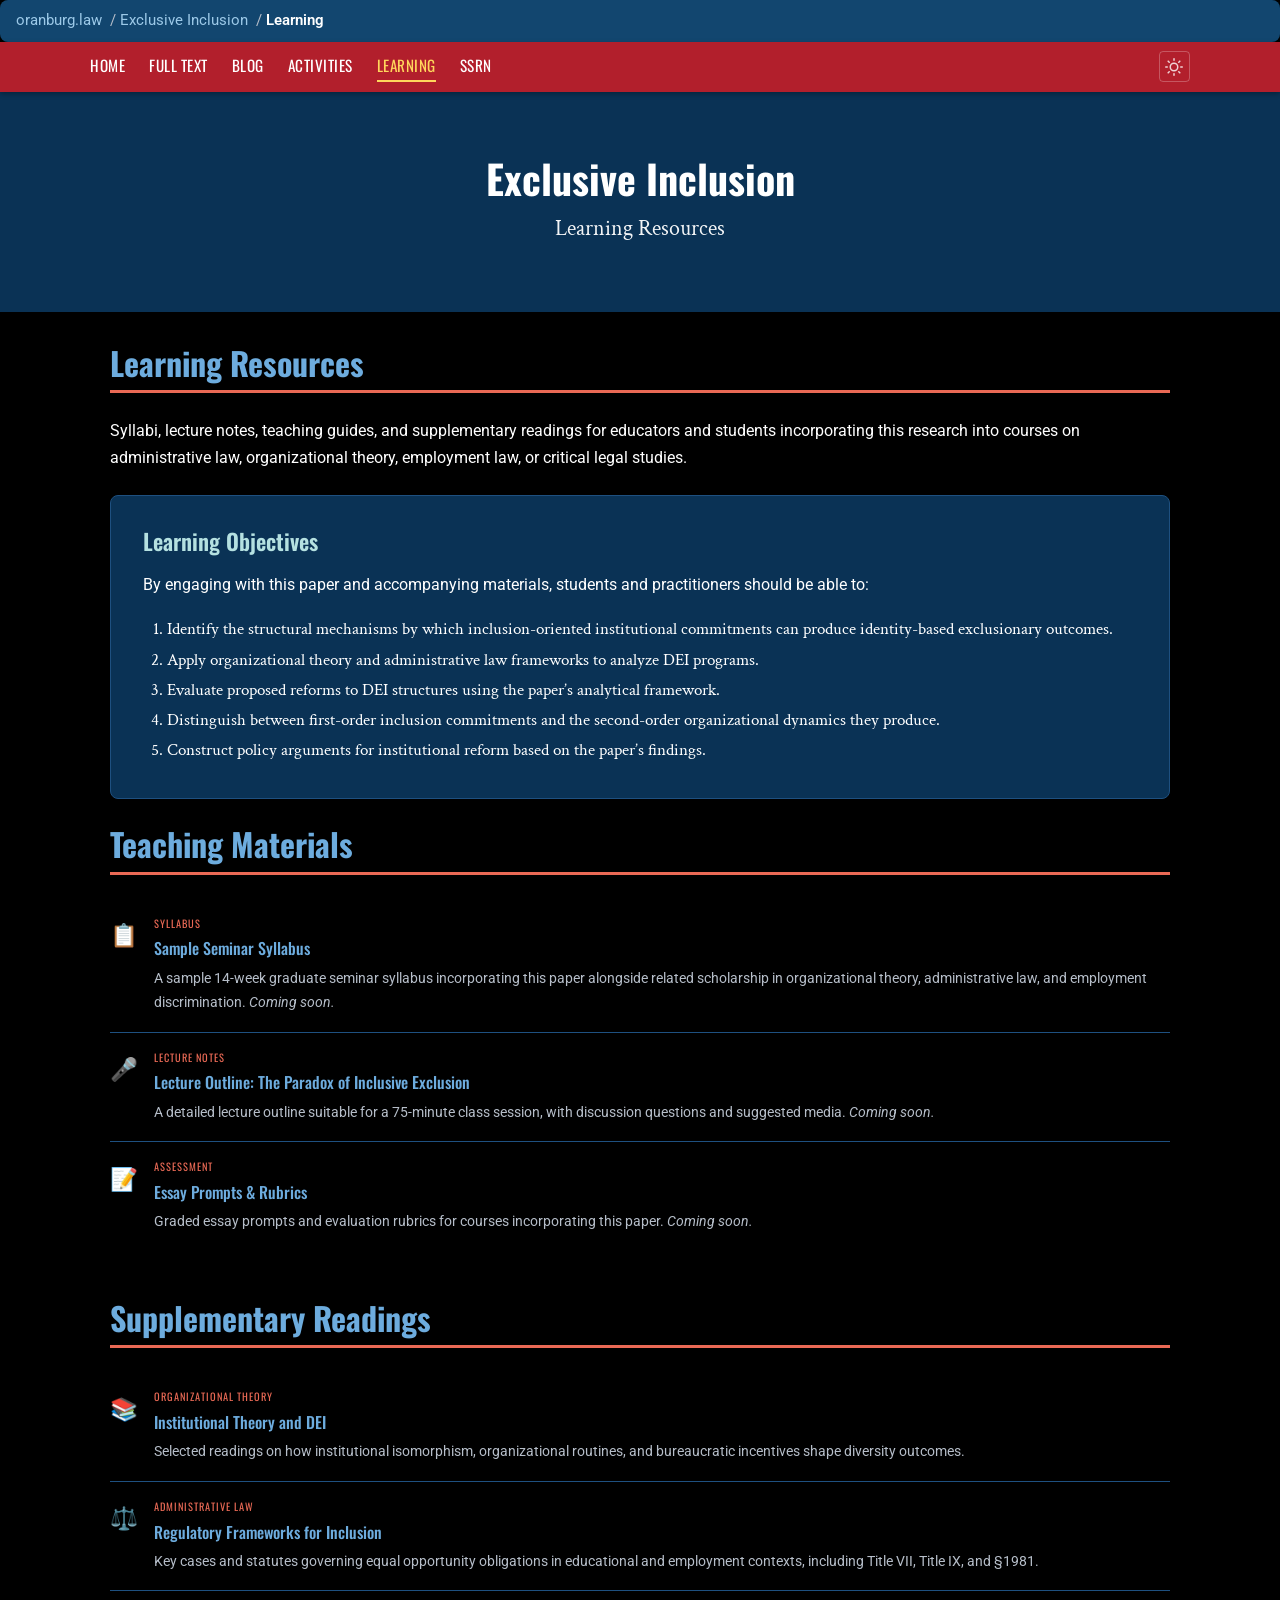
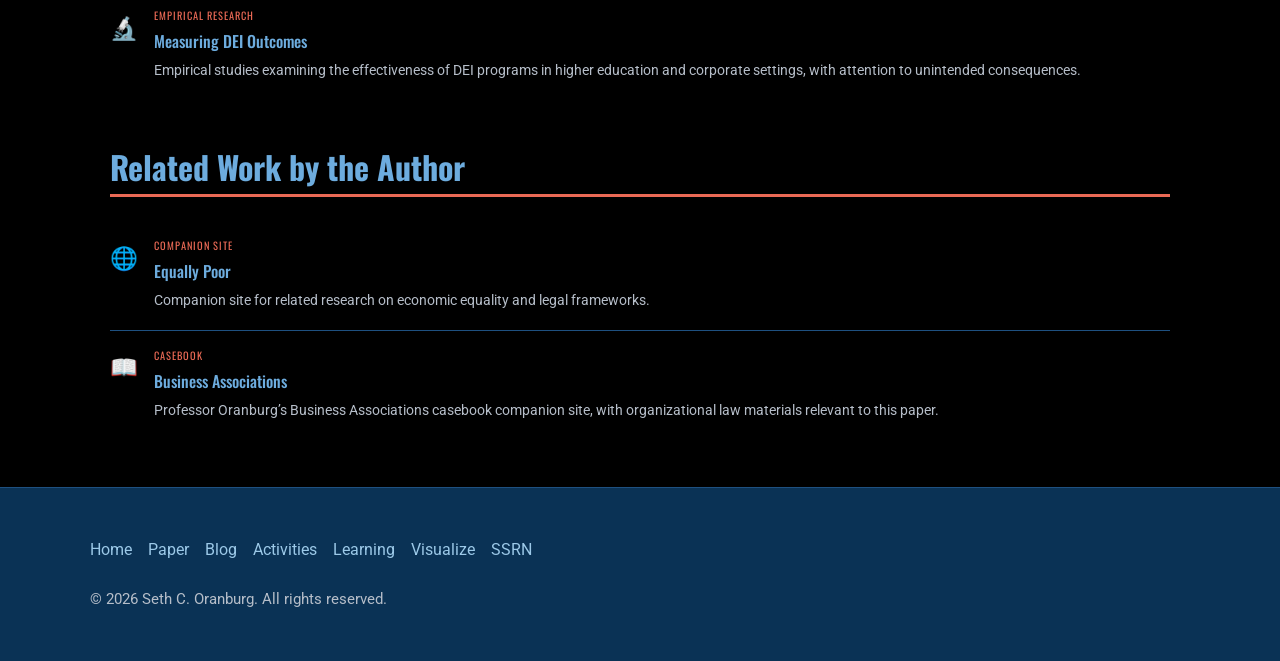
<file: learning/index.html>
<!DOCTYPE html>
<html lang="en" data-theme="dark">
<head>
  <meta charset="UTF-8">
  <meta name="viewport" content="width=device-width, initial-scale=1.0">
  <title>Learning Resources — Exclusive Inclusion</title>
  <meta name="description" content="Teaching guides, syllabi, and supplementary readings for Exclusive Inclusion by Seth C. Oranburg.">
  <link rel="preconnect" href="https://fonts.googleapis.com">
  <link rel="preconnect" href="https://fonts.gstatic.com" crossorigin>
  <link href="https://fonts.googleapis.com/css2?family=Crimson+Text:ital,wght@0,400;0,600;0,700;1,400;1,600&family=Oswald:wght@200..700&family=Roboto:ital,wght@0,400;0,500;1,400&display=swap" rel="stylesheet">
  <link rel="stylesheet" href="../assets/css/oranburg-style.css">
  <style>
    .resource-section { margin-bottom: var(--space-2xl); }
    .resource-list {
      list-style: none;
      padding: 0;
      margin: var(--space-lg) 0;
    }
    .resource-list li {
      display: flex;
      align-items: flex-start;
      gap: var(--space-md);
      padding: var(--space-md) 0;
      border-bottom: 1px solid var(--border);
    }
    .resource-list li:last-child { border-bottom: none; }
    .resource-icon {
      font-size: 1.4rem;
      flex-shrink: 0;
      margin-top: 0.1rem;
    }
    .resource-info h4 {
      font-family: var(--font-headline);
      font-size: 1rem;
      color: var(--accent);
      margin: 0 0 var(--space-xs);
    }
    .resource-info p {
      font-size: 0.9rem;
      color: var(--muted);
      margin: 0;
    }
    .resource-info .meta {
      font-family: var(--font-headline);
      font-size: 0.65rem;
      text-transform: uppercase;
      letter-spacing: 1px;
      color: var(--accent-red);
      display: block;
      margin-bottom: 0.2rem;
    }
    .objectives-list {
      background: var(--bg-secondary);
      border: 1px solid var(--border);
      border-radius: var(--radius-md);
      padding: var(--space-xl);
      margin: var(--space-lg) 0;
    }
    .objectives-list ol {
      font-family: var(--font-accent);
      font-size: 1.05rem;
      line-height: 1.8;
      margin: 0;
      padding-left: var(--space-lg);
    }
    .objectives-list h3 { margin-top: 0; }
  </style>
  <script>
    (function(){
      try { var t=localStorage.getItem('ei-theme'); document.documentElement.setAttribute('data-theme',t==='light'||t==='dark'?t:'dark'); } catch(e){}
    })();
  </script>
  <link rel="stylesheet" href="../assets/css/og-tokens.css">
</head>
<body>

<nav aria-label="Breadcrumb" class="og-breadcrumb">
  <ol>
      <li><a href="https://oranburg.law">oranburg.law</a></li>
      <li><a href="/">Exclusive Inclusion</a></li>
      <li><span aria-current="page">Learning</span></li>
  </ol>
</nav>

  <nav class="site-nav" aria-label="Site navigation">
    <ul>
      <li><a href="../">Home</a></li>
      <li><a href="../paper/">Full Text</a></li>
      <li><a href="../blog/">Blog</a></li>
      <li><a href="../activities/">Activities</a></li>
      <li><a href="../learning/" aria-current="page">Learning</a></li>
      <li><a href="https://dx.doi.org/10.2139/ssrn.6423378" target="_blank" rel="noopener noreferrer">SSRN</a></li>
      <li>
        <button class="theme-toggle" id="themeToggle" aria-label="Toggle light/dark mode">
          <svg class="icon-sun" width="18" height="18" viewBox="0 0 24 24" fill="none" stroke="currentColor" stroke-width="2" stroke-linecap="round" stroke-linejoin="round" aria-hidden="true"><circle cx="12" cy="12" r="5"/><line x1="12" y1="1" x2="12" y2="3"/><line x1="12" y1="21" x2="12" y2="23"/><line x1="4.22" y1="4.22" x2="5.64" y2="5.64"/><line x1="18.36" y1="18.36" x2="19.78" y2="19.78"/><line x1="1" y1="12" x2="3" y2="12"/><line x1="21" y1="12" x2="23" y2="12"/><line x1="4.22" y1="19.78" x2="5.64" y2="18.36"/><line x1="18.36" y1="5.64" x2="19.78" y2="4.22"/></svg>
          <svg class="icon-moon" width="18" height="18" viewBox="0 0 24 24" fill="none" stroke="currentColor" stroke-width="2" stroke-linecap="round" stroke-linejoin="round" aria-hidden="true"><path d="M21 12.79A9 9 0 1 1 11.21 3 7 7 0 0 0 21 12.79z"/></svg>
        </button>
      </li>
    </ul>
  </nav>

  <header class="site-header">
    <a href="../" class="site-title">Exclusive Inclusion</a>
    <p class="site-tagline">Learning Resources</p>
  </header>

  <main class="site-content">
    <h2>Learning Resources</h2>
    <p>Syllabi, lecture notes, teaching guides, and supplementary readings for educators and students incorporating this research into courses on administrative law, organizational theory, employment law, or critical legal studies.</p>

    <!-- Learning objectives -->
    <div class="objectives-list">
      <h3>Learning Objectives</h3>
      <p>By engaging with this paper and accompanying materials, students and practitioners should be able to:</p>
      <ol>
        <li>Identify the structural mechanisms by which inclusion-oriented institutional commitments can produce identity-based exclusionary outcomes.</li>
        <li>Apply organizational theory and administrative law frameworks to analyze DEI programs.</li>
        <li>Evaluate proposed reforms to DEI structures using the paper&rsquo;s analytical framework.</li>
        <li>Distinguish between first-order inclusion commitments and the second-order organizational dynamics they produce.</li>
        <li>Construct policy arguments for institutional reform based on the paper&rsquo;s findings.</li>
      </ol>
    </div>

    <!-- Teaching materials -->
    <section class="resource-section">
      <h2>Teaching Materials</h2>
      <ul class="resource-list">
        <li>
          <div class="resource-icon">📋</div>
          <div class="resource-info">
            <span class="meta">Syllabus</span>
            <h4>Sample Seminar Syllabus</h4>
            <p>A sample 14-week graduate seminar syllabus incorporating this paper alongside related scholarship in organizational theory, administrative law, and employment discrimination. <em>Coming soon.</em></p>
          </div>
        </li>
        <li>
          <div class="resource-icon">🎤</div>
          <div class="resource-info">
            <span class="meta">Lecture Notes</span>
            <h4>Lecture Outline: The Paradox of Inclusive Exclusion</h4>
            <p>A detailed lecture outline suitable for a 75-minute class session, with discussion questions and suggested media. <em>Coming soon.</em></p>
          </div>
        </li>
        <li>
          <div class="resource-icon">📝</div>
          <div class="resource-info">
            <span class="meta">Assessment</span>
            <h4>Essay Prompts &amp; Rubrics</h4>
            <p>Graded essay prompts and evaluation rubrics for courses incorporating this paper. <em>Coming soon.</em></p>
          </div>
        </li>
      </ul>
    </section>

    <!-- Supplementary readings -->
    <section class="resource-section">
      <h2>Supplementary Readings</h2>
      <ul class="resource-list">
        <li>
          <div class="resource-icon">📚</div>
          <div class="resource-info">
            <span class="meta">Organizational Theory</span>
            <h4>Institutional Theory and DEI</h4>
            <p>Selected readings on how institutional isomorphism, organizational routines, and bureaucratic incentives shape diversity outcomes.</p>
          </div>
        </li>
        <li>
          <div class="resource-icon">⚖️</div>
          <div class="resource-info">
            <span class="meta">Administrative Law</span>
            <h4>Regulatory Frameworks for Inclusion</h4>
            <p>Key cases and statutes governing equal opportunity obligations in educational and employment contexts, including Title VII, Title IX, and §1981.</p>
          </div>
        </li>
        <li>
          <div class="resource-icon">🔬</div>
          <div class="resource-info">
            <span class="meta">Empirical Research</span>
            <h4>Measuring DEI Outcomes</h4>
            <p>Empirical studies examining the effectiveness of DEI programs in higher education and corporate settings, with attention to unintended consequences.</p>
          </div>
        </li>
      </ul>
    </section>

    <!-- Related work by the author -->
    <section class="resource-section">
      <h2>Related Work by the Author</h2>
      <ul class="resource-list">
        <li>
          <div class="resource-icon">🌐</div>
          <div class="resource-info">
            <span class="meta">Companion Site</span>
            <h4><a href="https://oranburg.github.io/equally-poor/" target="_blank" rel="noopener noreferrer">Equally Poor</a></h4>
            <p>Companion site for related research on economic equality and legal frameworks.</p>
          </div>
        </li>
        <li>
          <div class="resource-icon">📖</div>
          <div class="resource-info">
            <span class="meta">Casebook</span>
            <h4><a href="https://oranburg.github.io/BA/" target="_blank" rel="noopener noreferrer">Business Associations</a></h4>
            <p>Professor Oranburg&rsquo;s Business Associations casebook companion site, with organizational law materials relevant to this paper.</p>
          </div>
        </li>
      </ul>
    </section>
  </main>

  <footer role="contentinfo" class="og-footer">
  <div class="og-footer-inner">
    <nav aria-label="Footer">
      <ul>
        <li><a href="https://oranburg.law">Home</a></li>
        <li><a href="/paper/">Paper</a></li>
        <li><a href="/blog/">Blog</a></li>
        <li><a href="/activities/">Activities</a></li>
        <li><a href="/learning/">Learning</a></li>
        <li><a href="/visualize/">Visualize</a></li>
        <li><a href="https://ssrn.com/abstract=6423378">SSRN</a></li>
      </ul>
    </nav>
    <p class="og-footer-copyright">&copy; 2026 Seth C. Oranburg. All rights reserved.</p>
  </div>
</footer>


  <script>
    document.getElementById('themeToggle').addEventListener('click', function() {
      var html = document.documentElement;
      var next = html.getAttribute('data-theme') === 'dark' ? 'light' : 'dark';
      html.setAttribute('data-theme', next);
      try { localStorage.setItem('ei-theme', next); } catch(e) {}
    });
  </script>
</body>
</html>
</file>
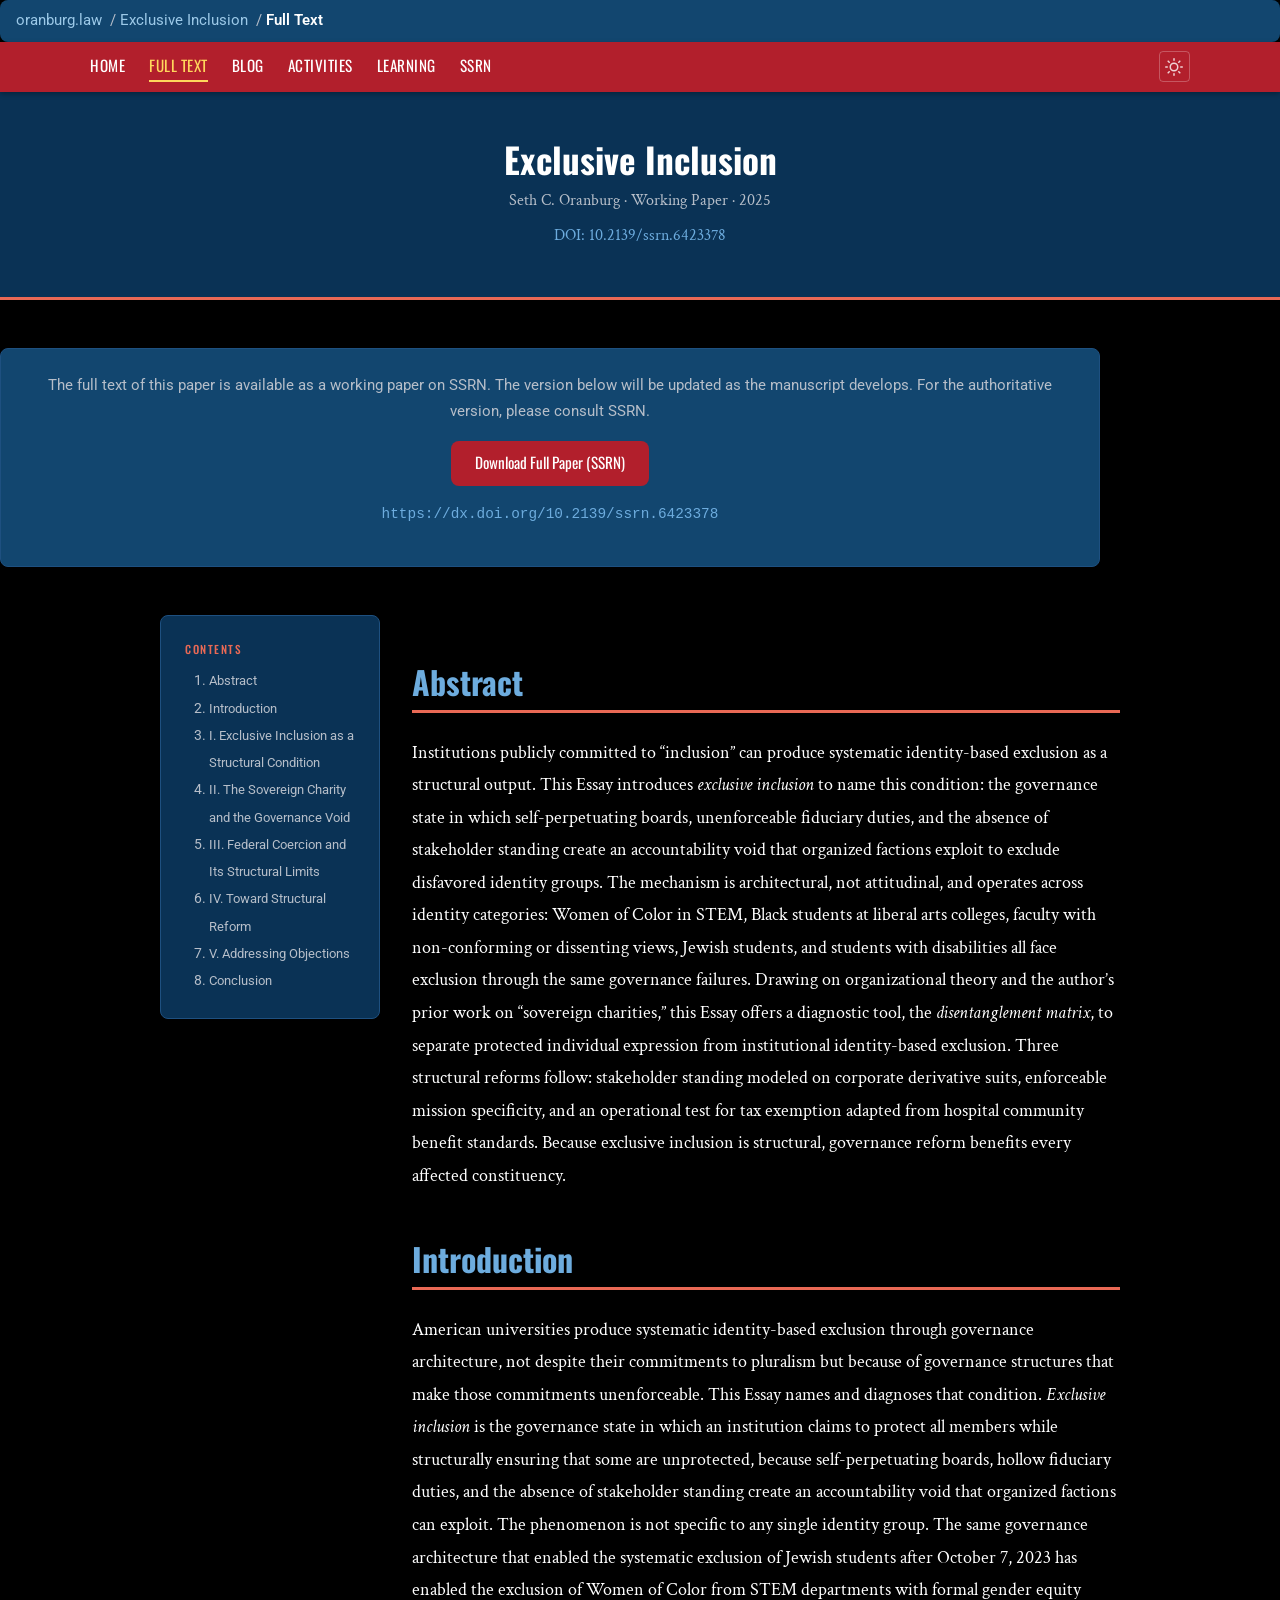
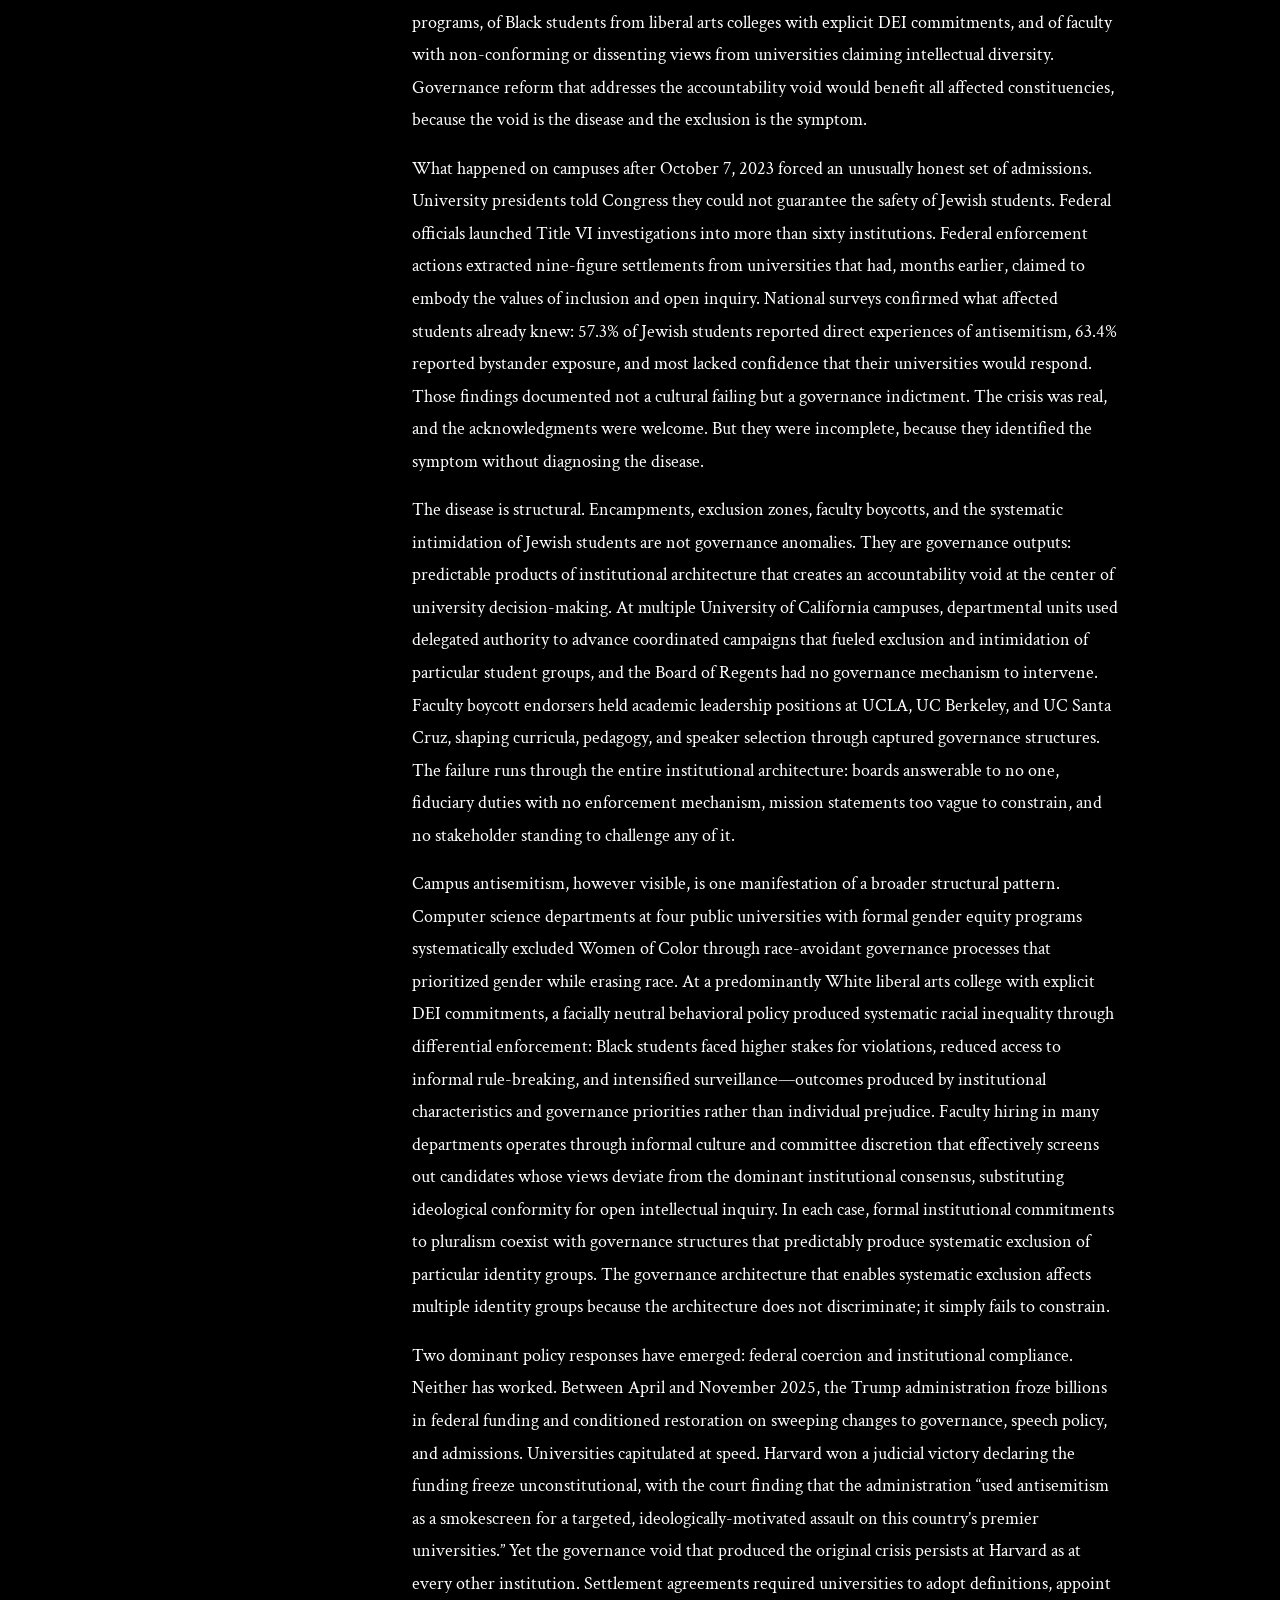
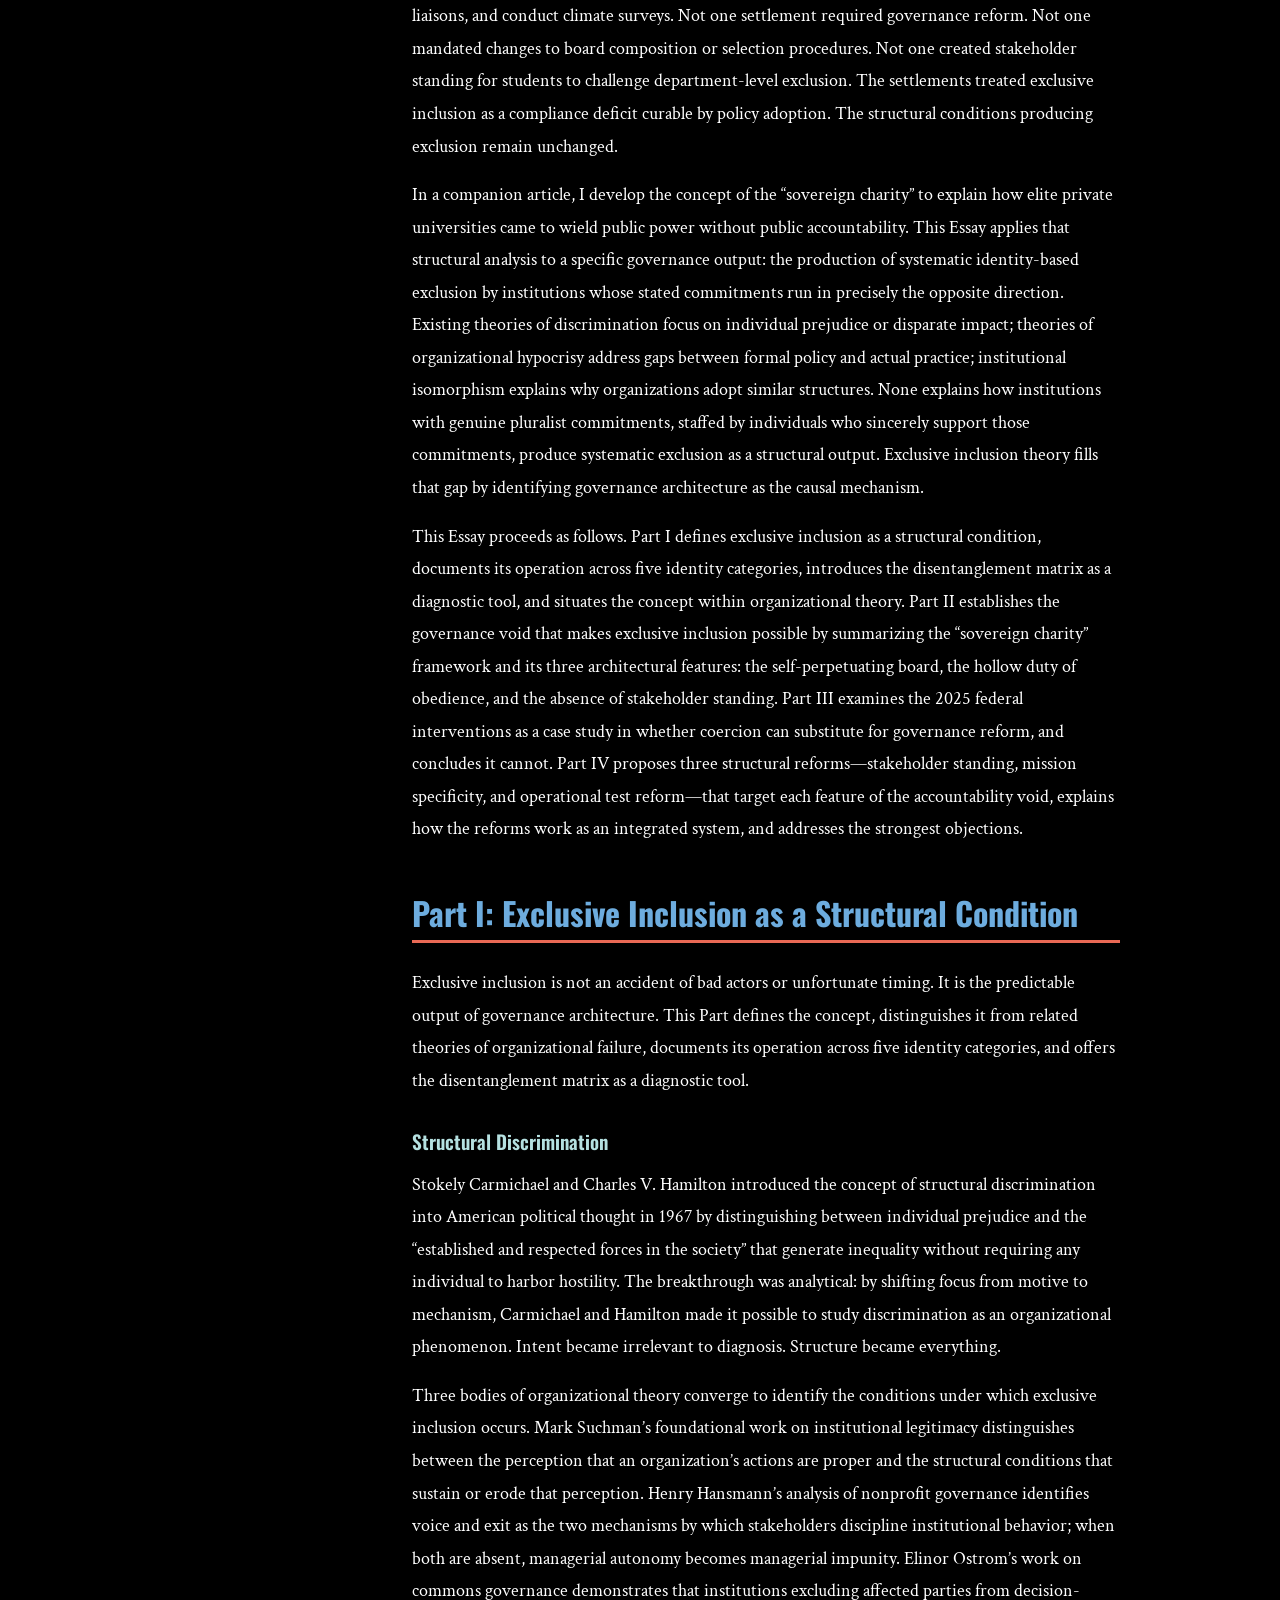
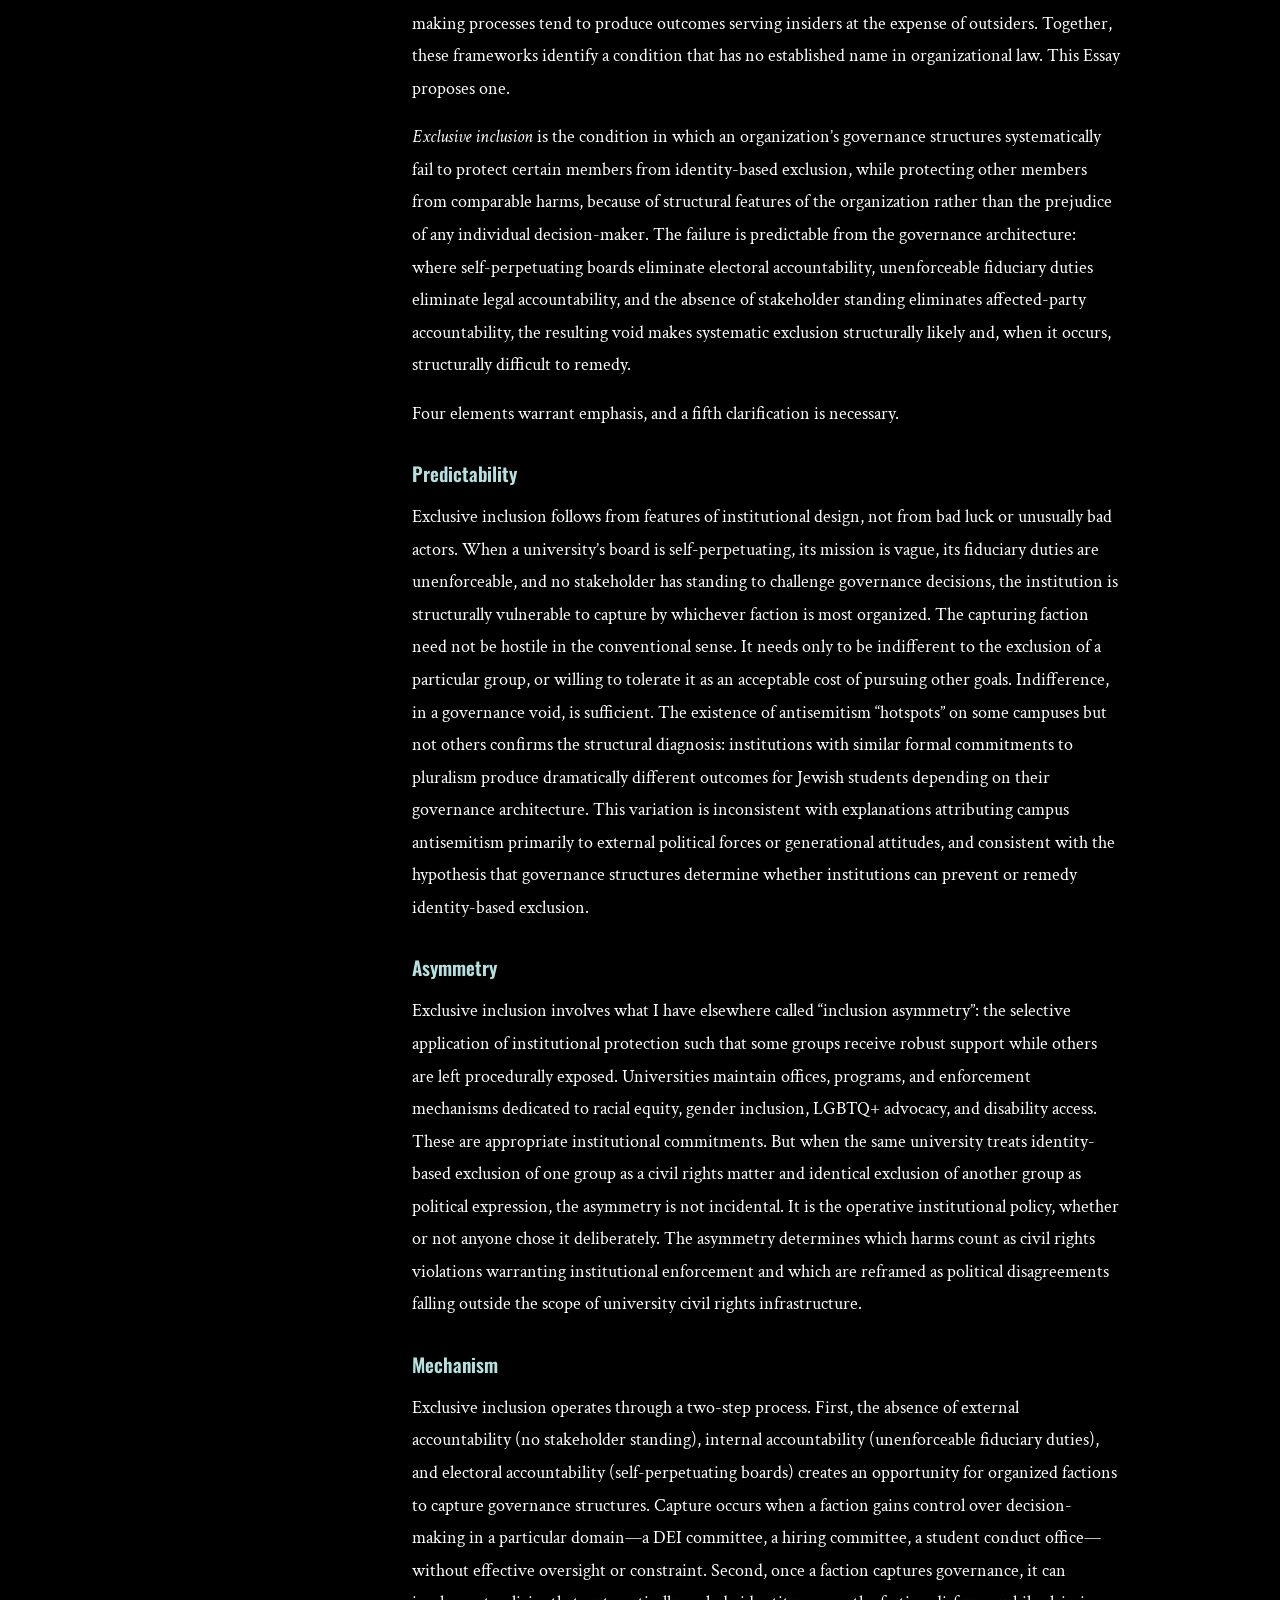
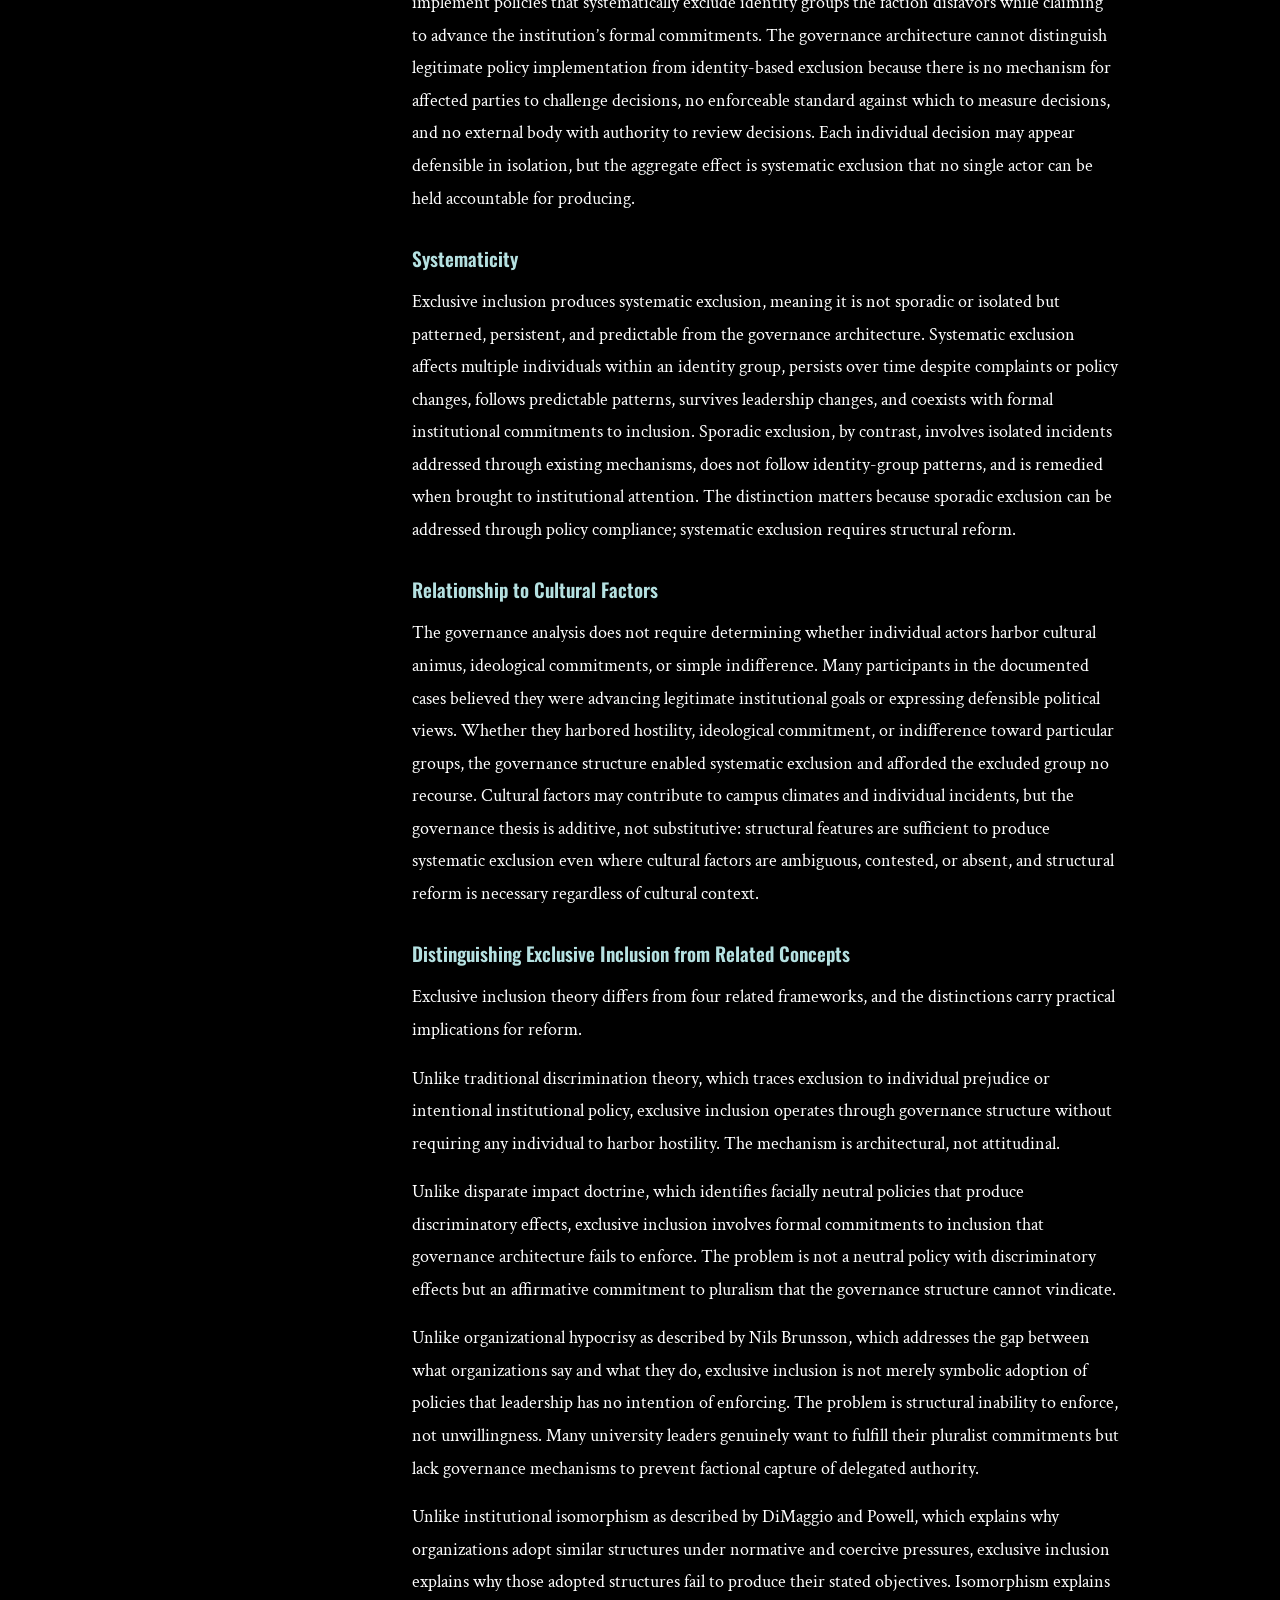
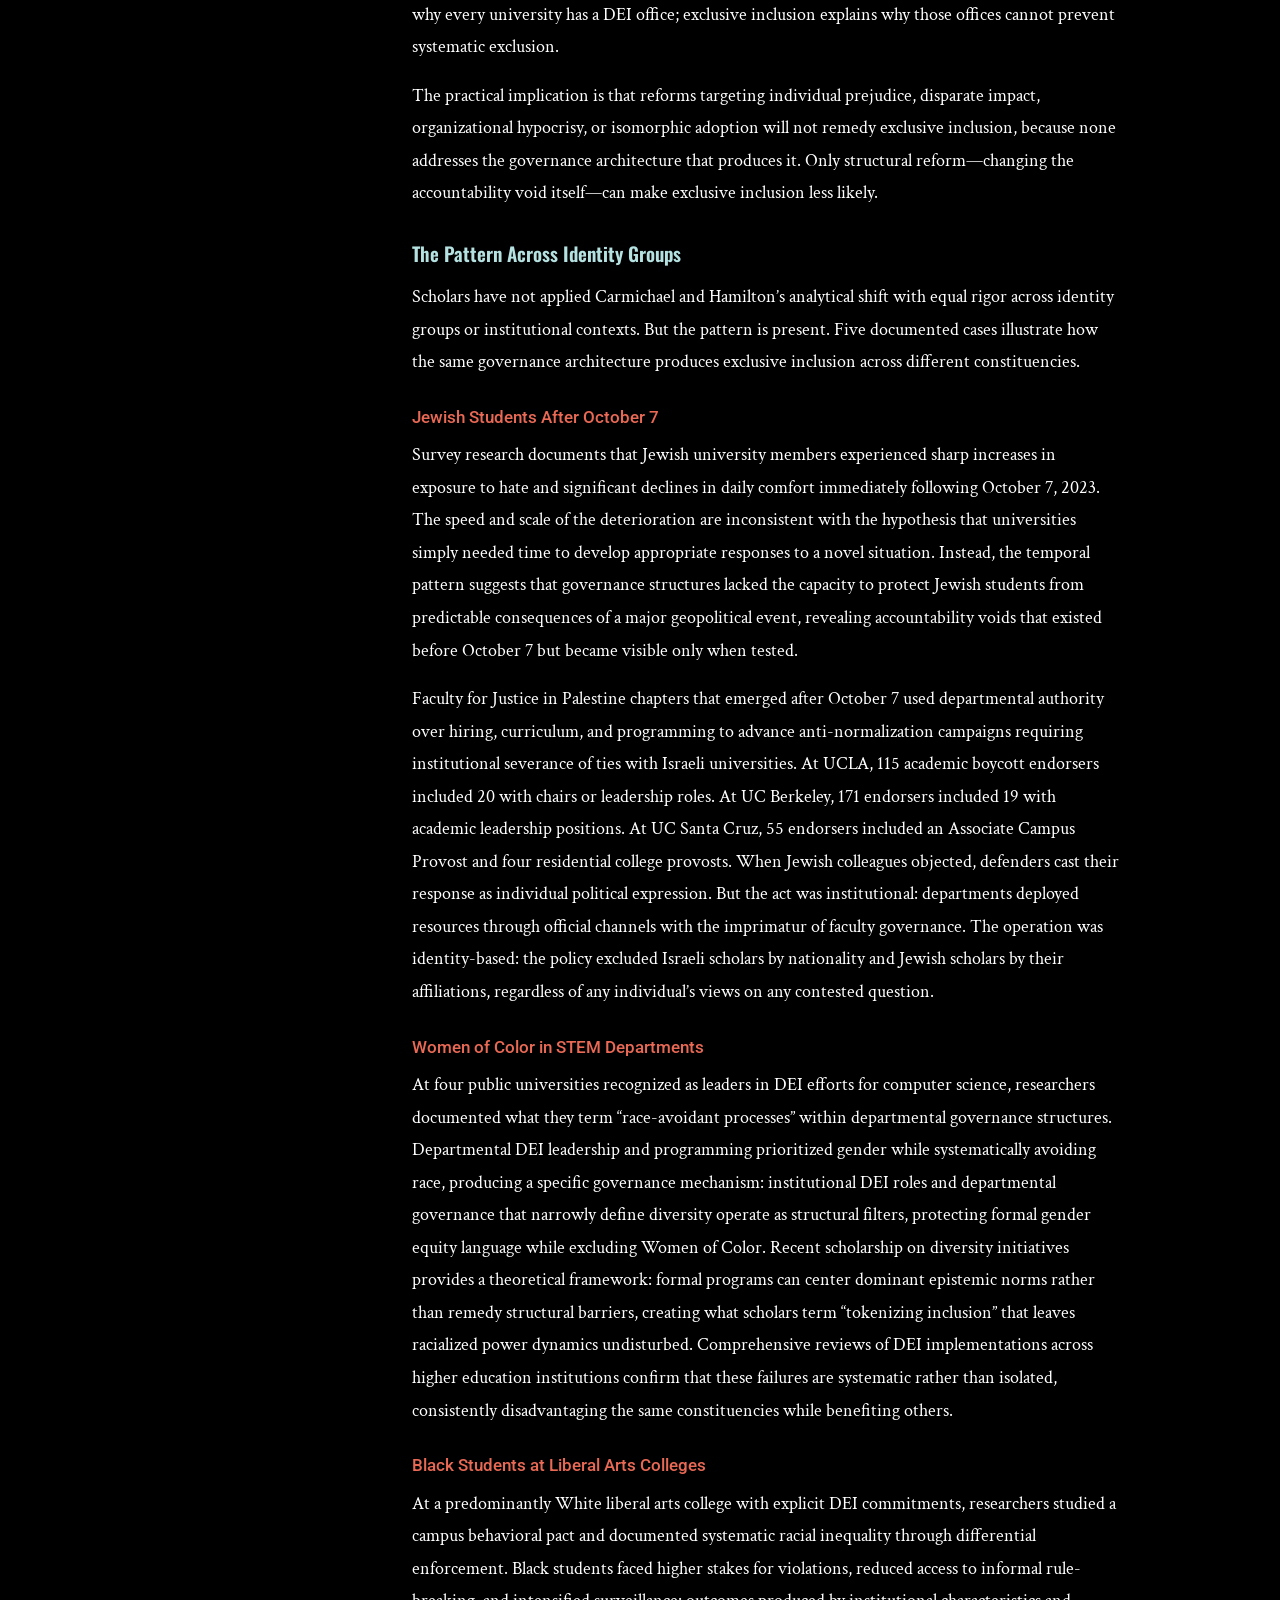
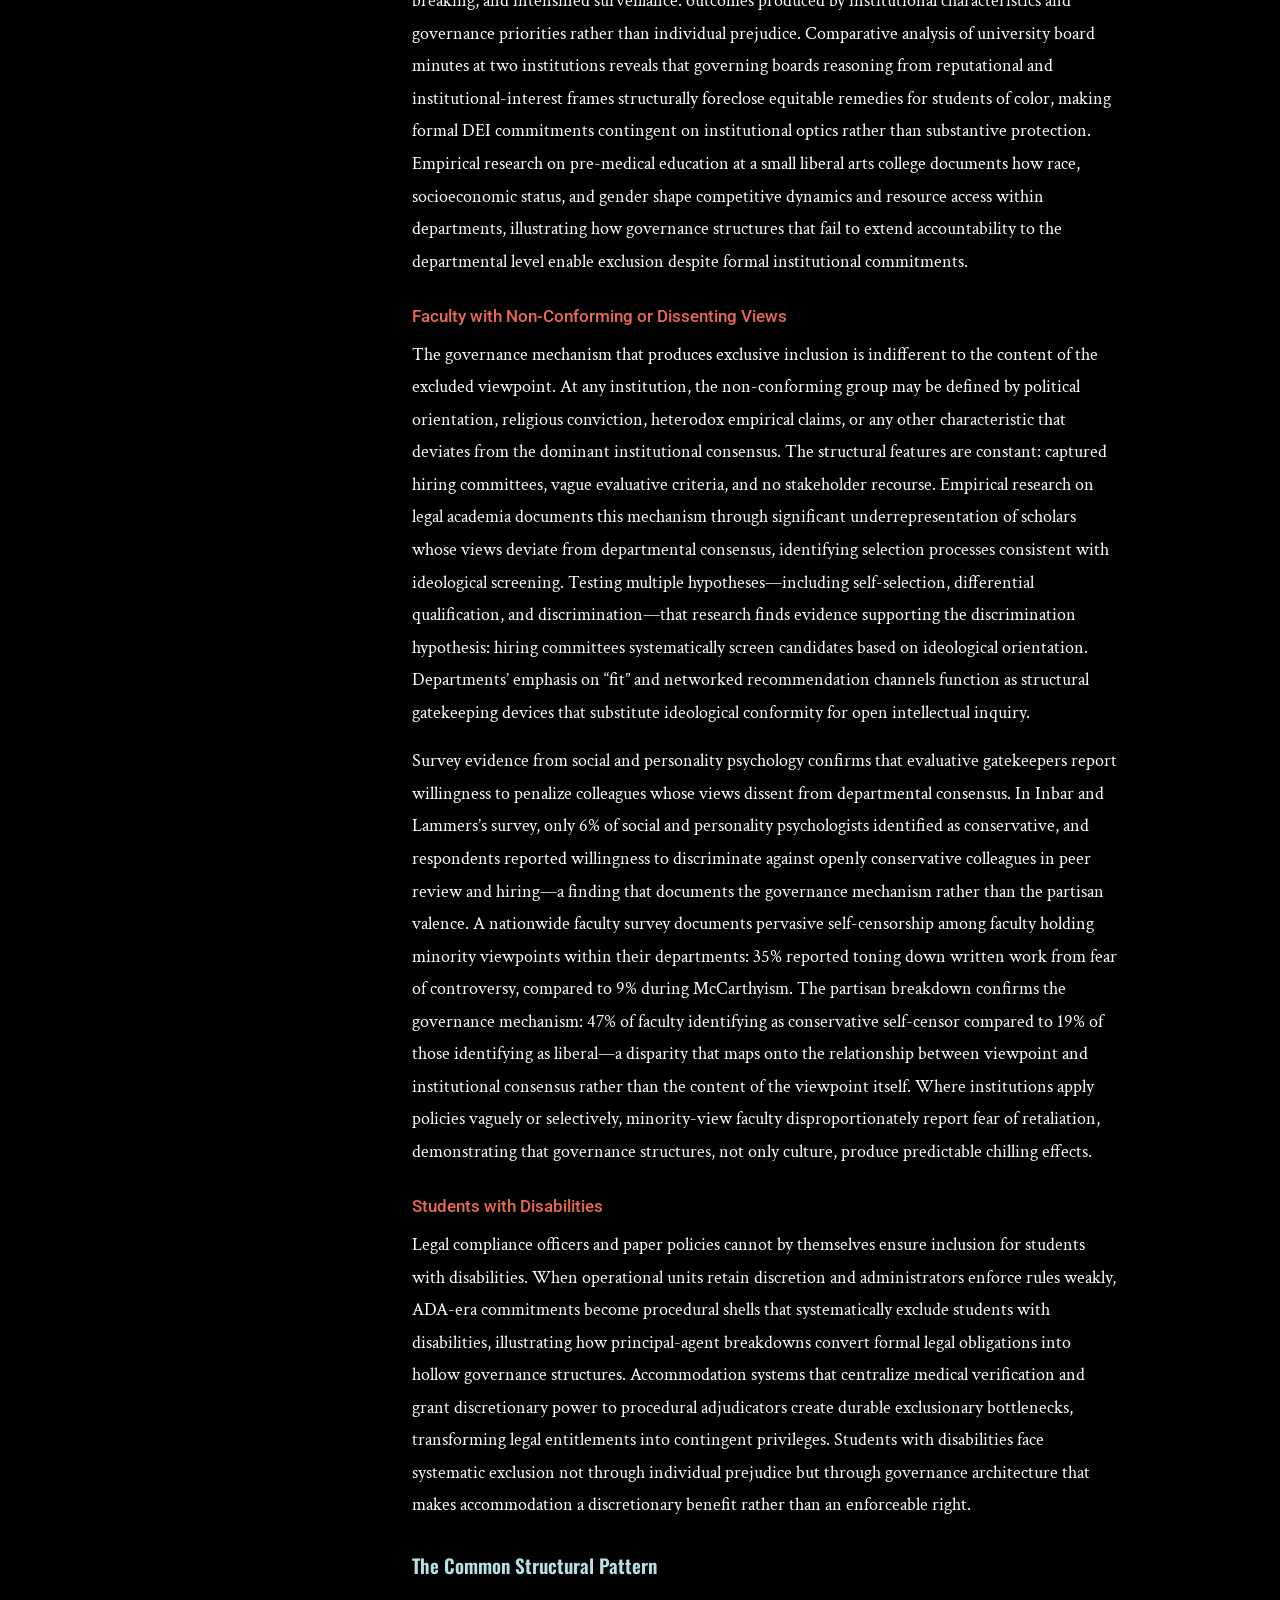
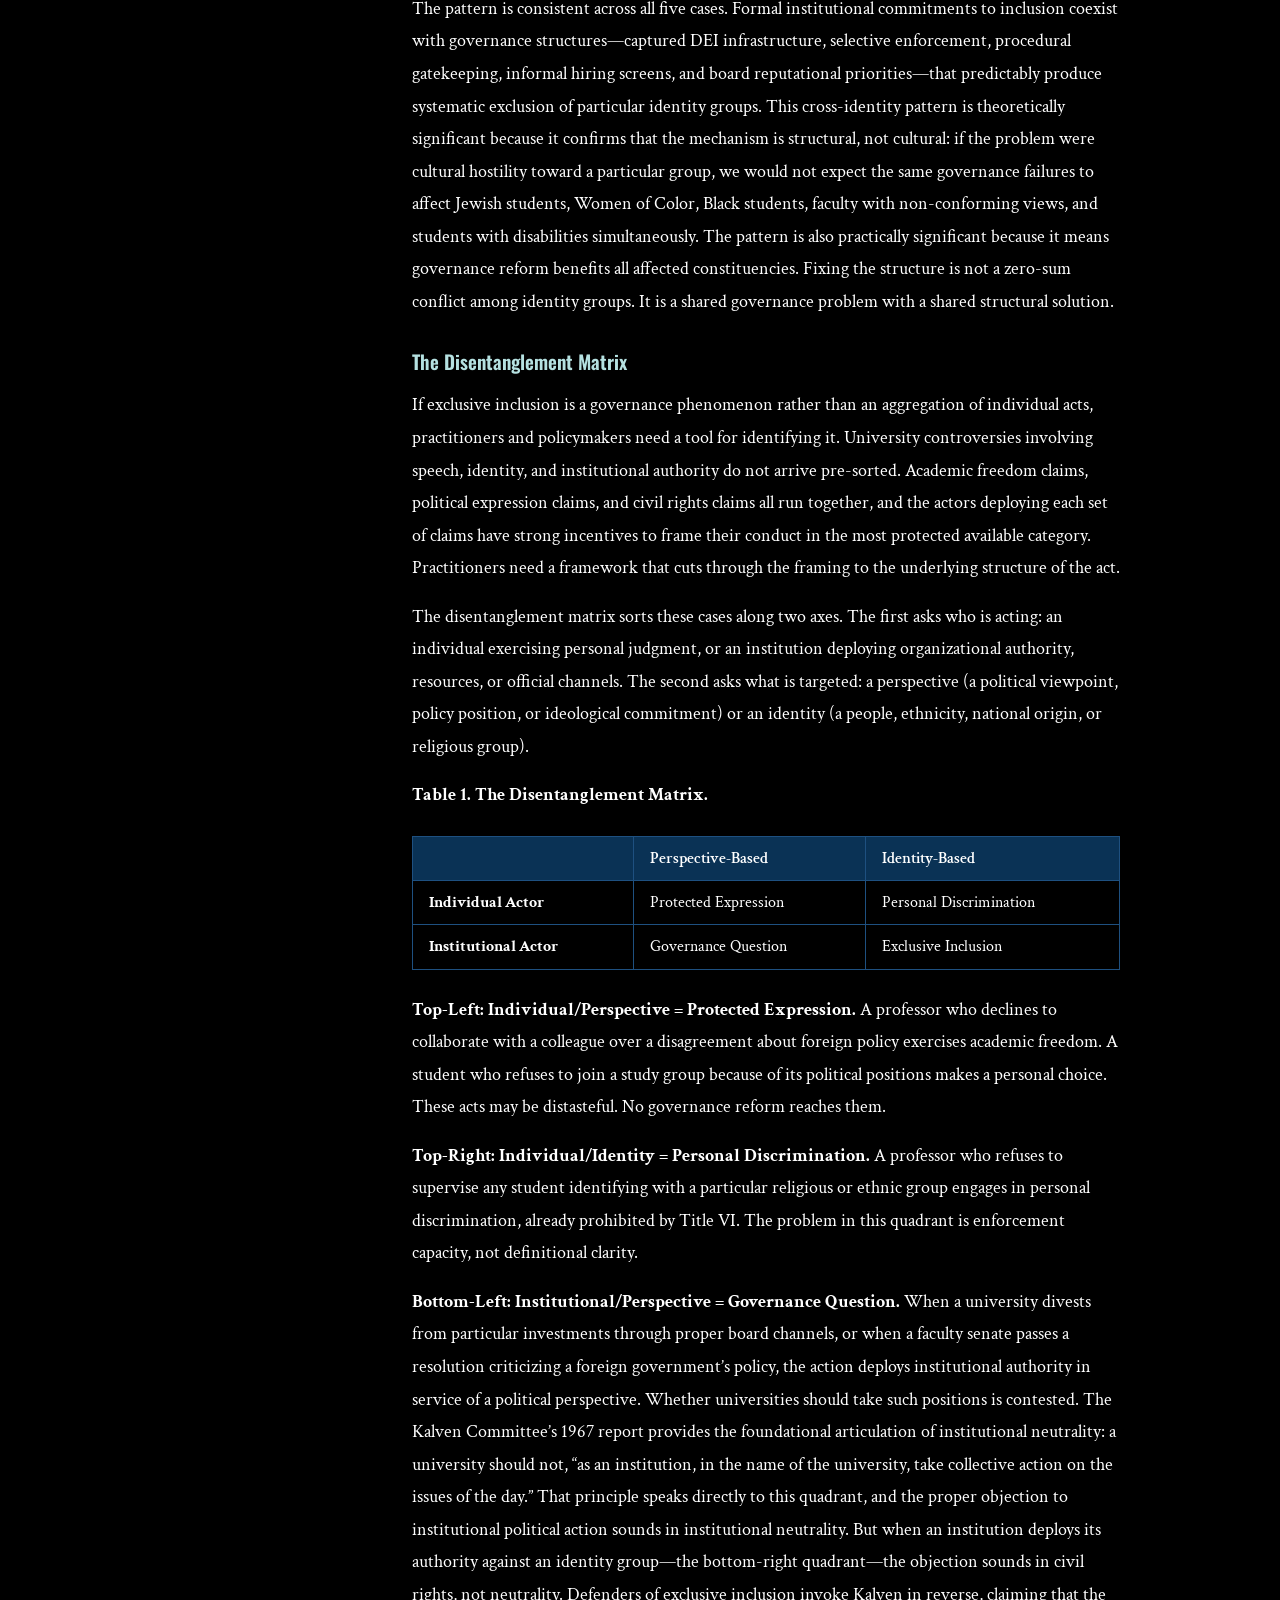
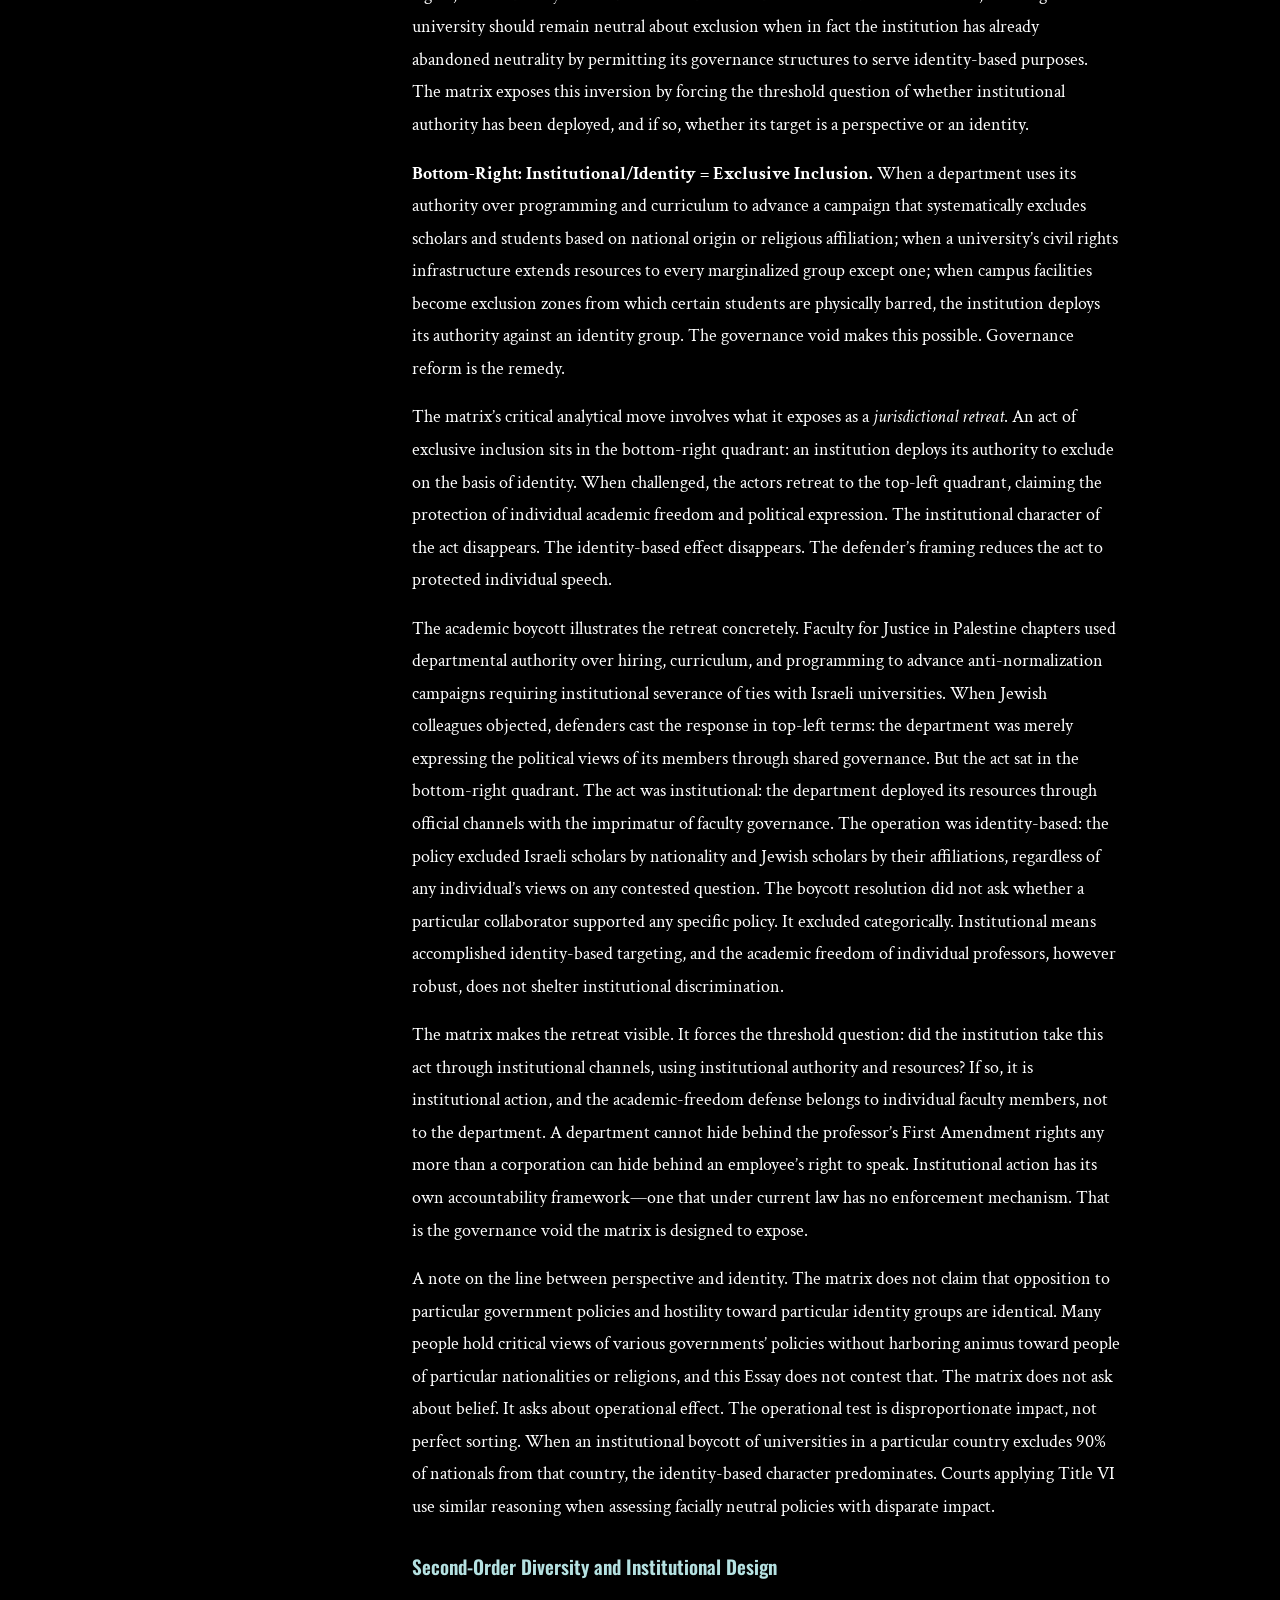
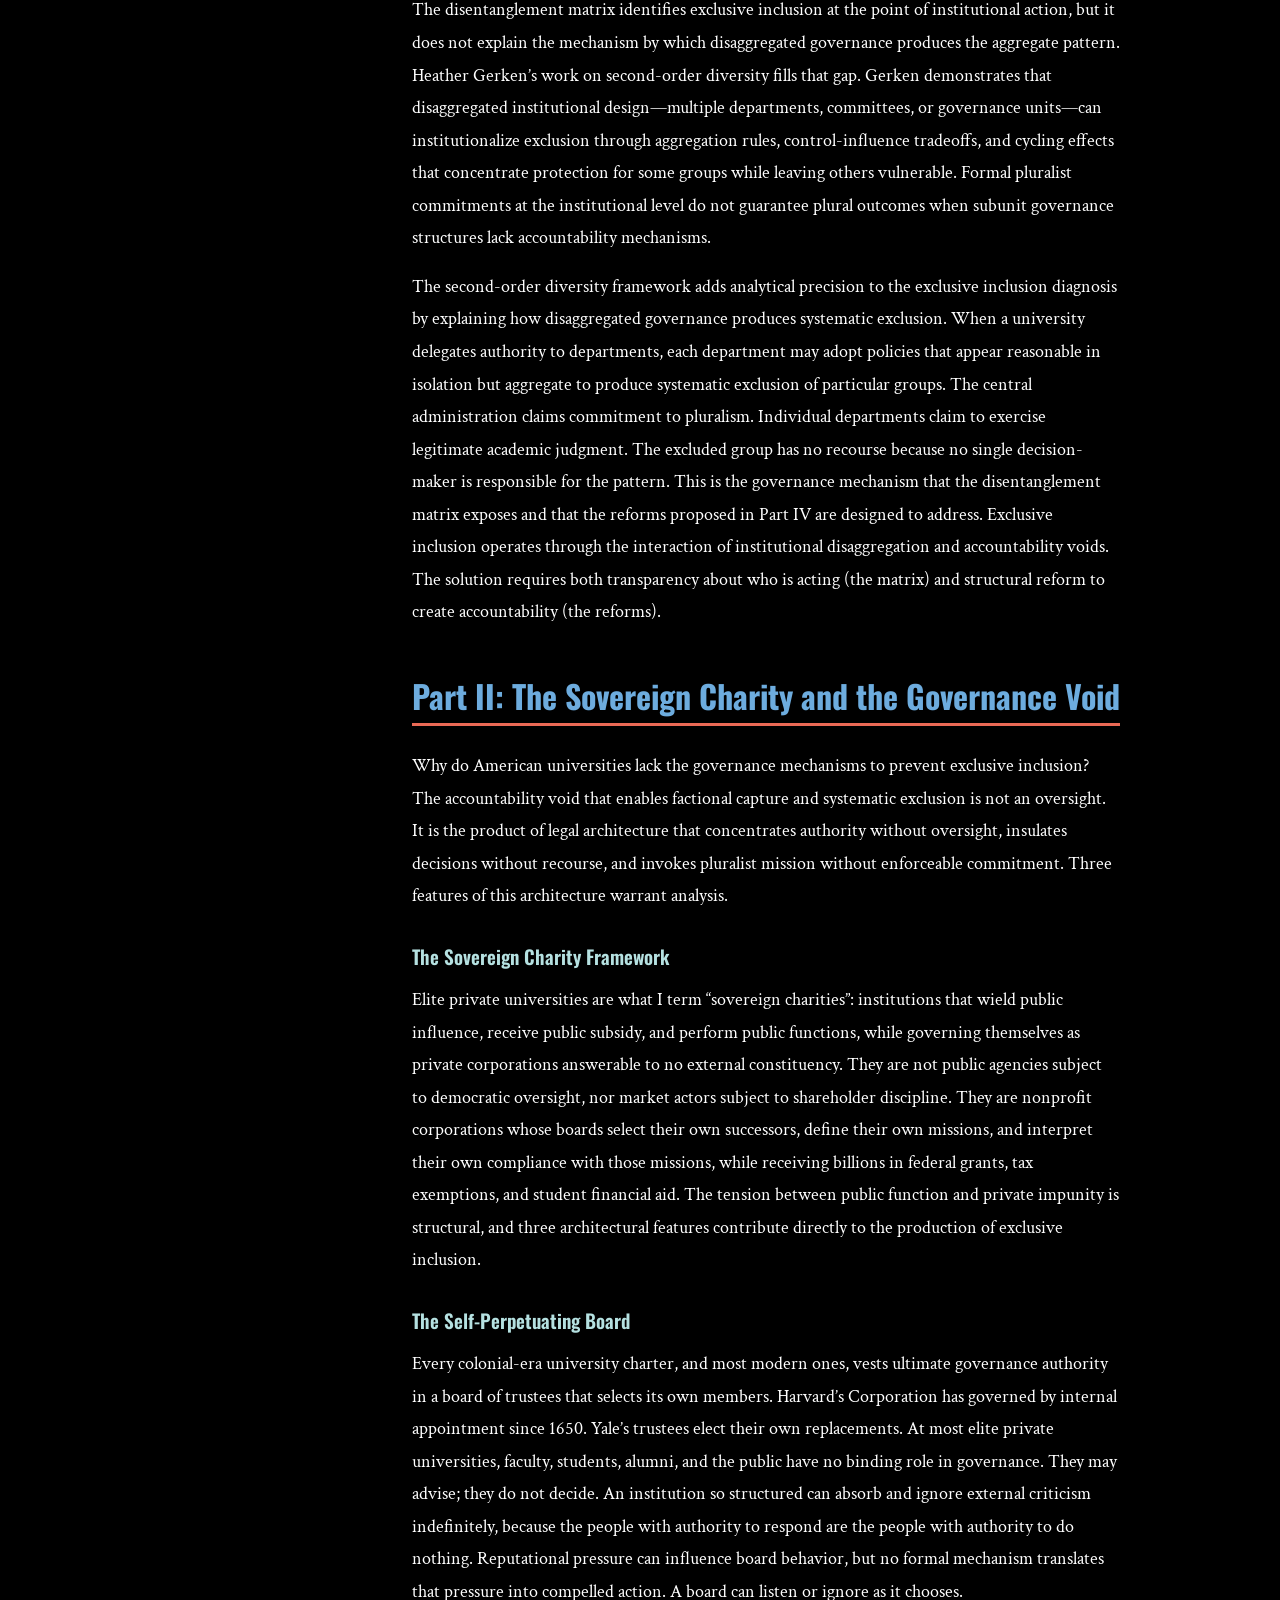
<file: paper/index.html>
<!DOCTYPE html>
<html lang="en" data-theme="dark">
<head>
  <meta charset="UTF-8">
  <meta name="viewport" content="width=device-width, initial-scale=1.0">
  <title>Full Text — Exclusive Inclusion</title>
  <meta name="description" content="Full text of Exclusive Inclusion by Seth C. Oranburg.">
  <link rel="preconnect" href="https://fonts.googleapis.com">
  <link rel="preconnect" href="https://fonts.gstatic.com" crossorigin>
  <link href="https://fonts.googleapis.com/css2?family=Crimson+Text:ital,wght@0,400;0,600;0,700;1,400;1,600&family=Oswald:wght@200..700&family=Roboto:ital,wght@0,400;0,500;1,400&display=swap" rel="stylesheet">
  <link rel="stylesheet" href="../assets/css/oranburg-style.css">
  <style>
    /* Reading mode for the paper */
    .paper-header {
      background: var(--bg-secondary);
      padding: var(--space-2xl) var(--space-xl);
      text-align: center;
      border-bottom: 3px solid var(--accent-red);
    }
    .paper-header h1 {
      font-size: 2.2rem;
      color: var(--text);
      margin: 0 0 var(--space-xs);
    }
    .paper-meta {
      font-family: var(--font-accent);
      font-size: 1rem;
      color: var(--muted);
      margin: var(--space-sm) 0 0;
    }

    .paper-body {
      max-width: 740px;
      margin: var(--space-2xl) auto;
      padding: 0 1.25rem;
    }
    .paper-body p {
      font-family: var(--font-accent);
      font-size: 1.1rem;
      line-height: 1.85;
    }
    .paper-body h2 {
      margin-top: var(--space-2xl);
    }
    .paper-body h3 {
      font-size: 1.2rem;
      margin-top: var(--space-xl);
    }
    .paper-body h4 {
      font-size: 1.05rem;
      margin-top: var(--space-lg);
    }
    .paper-body ol,
    .paper-body ul {
      font-family: var(--font-accent);
      font-size: 1.05rem;
      line-height: 1.8;
    }
    .paper-body table {
      width: 100%;
      border-collapse: collapse;
      margin: var(--space-lg) 0;
      font-family: var(--font-accent);
      font-size: 1rem;
    }
    .paper-body th,
    .paper-body td {
      border: 1px solid var(--border);
      padding: var(--space-sm) var(--space-md);
      text-align: left;
    }
    .paper-body th {
      background: var(--bg-secondary);
      font-weight: 600;
    }

    .ssrn-note {
      background: var(--bg-soft);
      border: 1px solid var(--border);
      border-radius: var(--radius-md);
      padding: var(--space-lg) var(--space-xl);
      text-align: center;
      margin: var(--space-2xl) 0;
    }
    .ssrn-note p { font-size: 0.95rem; color: var(--muted); }
    .ssrn-note .ssrn-doi {
      font-family: var(--font-mono);
      font-size: 0.9rem;
      color: var(--accent);
    }

    /* Floating TOC for wider viewports */
    @media (min-width: 1100px) {
      .paper-layout {
        display: grid;
        grid-template-columns: 220px 1fr;
        gap: var(--space-xl);
        max-width: 1000px;
        margin: var(--space-2xl) auto;
        padding: 0 1.25rem;
        align-items: start;
      }
      .paper-toc {
        position: sticky;
        top: 4rem;
        background: var(--bg-secondary);
        border: 1px solid var(--border);
        border-radius: var(--radius-md);
        padding: var(--space-lg);
        font-size: 0.85rem;
      }
      .paper-toc h4 {
        font-family: var(--font-headline);
        font-size: 0.7rem;
        text-transform: uppercase;
        letter-spacing: 1.5px;
        color: var(--accent-red);
        margin: 0 0 var(--space-sm);
      }
      .paper-toc ol {
        margin: 0;
        padding-left: var(--space-lg);
        color: var(--muted);
        line-height: 2;
      }
      .paper-toc a { color: var(--muted); font-size: 0.82rem; }
      .paper-toc a:hover { color: var(--accent); }
      .paper-body { margin: 0; padding: 0; }
    }
  </style>
  <script>
    (function(){
      try { var t=localStorage.getItem('ei-theme'); document.documentElement.setAttribute('data-theme',t==='light'||t==='dark'?t:'dark'); } catch(e){}
    })();
  </script>
  <link rel="stylesheet" href="../assets/css/og-tokens.css">
</head>
<body>

<nav aria-label="Breadcrumb" class="og-breadcrumb">
  <ol>
      <li><a href="https://oranburg.law">oranburg.law</a></li>
      <li><a href="/">Exclusive Inclusion</a></li>
      <li><span aria-current="page">Full Text</span></li>
  </ol>
</nav>

  <nav class="site-nav" aria-label="Site navigation">
    <ul>
      <li><a href="../">Home</a></li>
      <li><a href="../paper/" aria-current="page">Full Text</a></li>
      <li><a href="../blog/">Blog</a></li>
      <li><a href="../activities/">Activities</a></li>
      <li><a href="../learning/">Learning</a></li>
      <li><a href="https://dx.doi.org/10.2139/ssrn.6423378" target="_blank" rel="noopener noreferrer">SSRN</a></li>
      <li>
        <button class="theme-toggle" id="themeToggle" aria-label="Toggle light/dark mode">
          <svg class="icon-sun" width="18" height="18" viewBox="0 0 24 24" fill="none" stroke="currentColor" stroke-width="2" stroke-linecap="round" stroke-linejoin="round" aria-hidden="true"><circle cx="12" cy="12" r="5"/><line x1="12" y1="1" x2="12" y2="3"/><line x1="12" y1="21" x2="12" y2="23"/><line x1="4.22" y1="4.22" x2="5.64" y2="5.64"/><line x1="18.36" y1="18.36" x2="19.78" y2="19.78"/><line x1="1" y1="12" x2="3" y2="12"/><line x1="21" y1="12" x2="23" y2="12"/><line x1="4.22" y1="19.78" x2="5.64" y2="18.36"/><line x1="18.36" y1="5.64" x2="19.78" y2="4.22"/></svg>
          <svg class="icon-moon" width="18" height="18" viewBox="0 0 24 24" fill="none" stroke="currentColor" stroke-width="2" stroke-linecap="round" stroke-linejoin="round" aria-hidden="true"><path d="M21 12.79A9 9 0 1 1 11.21 3 7 7 0 0 0 21 12.79z"/></svg>
        </button>
      </li>
    </ul>
  </nav>

  <header class="paper-header">
    <h1>Exclusive Inclusion</h1>
    <p class="paper-meta">Seth C. Oranburg &middot; Working Paper &middot; 2025</p>
    <p class="paper-meta">
      <a href="https://dx.doi.org/10.2139/ssrn.6423378" target="_blank" rel="noopener noreferrer">DOI: 10.2139/ssrn.6423378</a>
    </p>
  </header>

  <div class="ssrn-note site-content">
    <p>The full text of this paper is available as a working paper on SSRN. The version below will be updated as the manuscript develops. For the authoritative version, please consult SSRN.</p>
    <p>
      <a href="https://dx.doi.org/10.2139/ssrn.6423378" target="_blank" rel="noopener noreferrer" class="btn btn-primary">Download Full Paper (SSRN)</a>
    </p>
    <p class="ssrn-doi">https://dx.doi.org/10.2139/ssrn.6423378</p>
  </div>

  <div class="paper-layout">
    <aside class="paper-toc" aria-label="Table of contents">
      <h4>Contents</h4>
      <ol>
        <li><a href="#abstract">Abstract</a></li>
        <li><a href="#introduction">Introduction</a></li>
        <li><a href="#part-i">I. Exclusive Inclusion as a Structural Condition</a></li>
        <li><a href="#part-ii">II. The Sovereign Charity and the Governance Void</a></li>
        <li><a href="#part-iii">III. Federal Coercion and Its Structural Limits</a></li>
        <li><a href="#part-iv">IV. Toward Structural Reform</a></li>
        <li><a href="#part-v">V. Addressing Objections</a></li>
        <li><a href="#conclusion">Conclusion</a></li>
      </ol>
    </aside>

    <article class="paper-body">
      <section id="abstract">
        <h2>Abstract</h2>
        <p>Institutions publicly committed to &ldquo;inclusion&rdquo; can produce systematic identity-based exclusion as a structural output. This Essay introduces <em>exclusive inclusion</em> to name this condition: the governance state in which self-perpetuating boards, unenforceable fiduciary duties, and the absence of stakeholder standing create an accountability void that organized factions exploit to exclude disfavored identity groups. The mechanism is architectural, not attitudinal, and operates across identity categories: Women of Color in STEM, Black students at liberal arts colleges, faculty with non-conforming or dissenting views, Jewish students, and students with disabilities all face exclusion through the same governance failures. Drawing on organizational theory and the author&rsquo;s prior work on &ldquo;sovereign charities,&rdquo; this Essay offers a diagnostic tool, the <em>disentanglement matrix</em>, to separate protected individual expression from institutional identity-based exclusion. Three structural reforms follow: stakeholder standing modeled on corporate derivative suits, enforceable mission specificity, and an operational test for tax exemption adapted from hospital community benefit standards. Because exclusive inclusion is structural, governance reform benefits every affected constituency.</p>
      </section>

      <section id="introduction">
        <h2>Introduction</h2>
        <p>American universities produce systematic identity-based exclusion through governance architecture, not despite their commitments to pluralism but because of governance structures that make those commitments unenforceable. This Essay names and diagnoses that condition. <em>Exclusive inclusion</em> is the governance state in which an institution claims to protect all members while structurally ensuring that some are unprotected, because self-perpetuating boards, hollow fiduciary duties, and the absence of stakeholder standing create an accountability void that organized factions can exploit. The phenomenon is not specific to any single identity group. The same governance architecture that enabled the systematic exclusion of Jewish students after October 7, 2023 has enabled the exclusion of Women of Color from STEM departments with formal gender equity programs, of Black students from liberal arts colleges with explicit DEI commitments, and of faculty with non-conforming or dissenting views from universities claiming intellectual diversity. Governance reform that addresses the accountability void would benefit all affected constituencies, because the void is the disease and the exclusion is the symptom.</p>

        <p>What happened on campuses after October 7, 2023 forced an unusually honest set of admissions. University presidents told Congress they could not guarantee the safety of Jewish students. Federal officials launched Title VI investigations into more than sixty institutions. Federal enforcement actions extracted nine-figure settlements from universities that had, months earlier, claimed to embody the values of inclusion and open inquiry. National surveys confirmed what affected students already knew: 57.3% of Jewish students reported direct experiences of antisemitism, 63.4% reported bystander exposure, and most lacked confidence that their universities would respond. Those findings documented not a cultural failing but a governance indictment. The crisis was real, and the acknowledgments were welcome. But they were incomplete, because they identified the symptom without diagnosing the disease.</p>

        <p>The disease is structural. Encampments, exclusion zones, faculty boycotts, and the systematic intimidation of Jewish students are not governance anomalies. They are governance outputs: predictable products of institutional architecture that creates an accountability void at the center of university decision-making. At multiple University of California campuses, departmental units used delegated authority to advance coordinated campaigns that fueled exclusion and intimidation of particular student groups, and the Board of Regents had no governance mechanism to intervene. Faculty boycott endorsers held academic leadership positions at UCLA, UC Berkeley, and UC Santa Cruz, shaping curricula, pedagogy, and speaker selection through captured governance structures. The failure runs through the entire institutional architecture: boards answerable to no one, fiduciary duties with no enforcement mechanism, mission statements too vague to constrain, and no stakeholder standing to challenge any of it.</p>

        <p>Campus antisemitism, however visible, is one manifestation of a broader structural pattern. Computer science departments at four public universities with formal gender equity programs systematically excluded Women of Color through race-avoidant governance processes that prioritized gender while erasing race. At a predominantly White liberal arts college with explicit DEI commitments, a facially neutral behavioral policy produced systematic racial inequality through differential enforcement: Black students faced higher stakes for violations, reduced access to informal rule-breaking, and intensified surveillance&mdash;outcomes produced by institutional characteristics and governance priorities rather than individual prejudice. Faculty hiring in many departments operates through informal culture and committee discretion that effectively screens out candidates whose views deviate from the dominant institutional consensus, substituting ideological conformity for open intellectual inquiry. In each case, formal institutional commitments to pluralism coexist with governance structures that predictably produce systematic exclusion of particular identity groups. The governance architecture that enables systematic exclusion affects multiple identity groups because the architecture does not discriminate; it simply fails to constrain.</p>

        <p>Two dominant policy responses have emerged: federal coercion and institutional compliance. Neither has worked. Between April and November 2025, the Trump administration froze billions in federal funding and conditioned restoration on sweeping changes to governance, speech policy, and admissions. Universities capitulated at speed. Harvard won a judicial victory declaring the funding freeze unconstitutional, with the court finding that the administration &ldquo;used antisemitism as a smokescreen for a targeted, ideologically-motivated assault on this country&rsquo;s premier universities.&rdquo; Yet the governance void that produced the original crisis persists at Harvard as at every other institution. Settlement agreements required universities to adopt definitions, appoint liaisons, and conduct climate surveys. Not one settlement required governance reform. Not one mandated changes to board composition or selection procedures. Not one created stakeholder standing for students to challenge department-level exclusion. The settlements treated exclusive inclusion as a compliance deficit curable by policy adoption. The structural conditions producing exclusion remain unchanged.</p>

        <p>In a companion article, I develop the concept of the &ldquo;sovereign charity&rdquo; to explain how elite private universities came to wield public power without public accountability. This Essay applies that structural analysis to a specific governance output: the production of systematic identity-based exclusion by institutions whose stated commitments run in precisely the opposite direction. Existing theories of discrimination focus on individual prejudice or disparate impact; theories of organizational hypocrisy address gaps between formal policy and actual practice; institutional isomorphism explains why organizations adopt similar structures. None explains how institutions with genuine pluralist commitments, staffed by individuals who sincerely support those commitments, produce systematic exclusion as a structural output. Exclusive inclusion theory fills that gap by identifying governance architecture as the causal mechanism.</p>

        <p>This Essay proceeds as follows. Part I defines exclusive inclusion as a structural condition, documents its operation across five identity categories, introduces the disentanglement matrix as a diagnostic tool, and situates the concept within organizational theory. Part II establishes the governance void that makes exclusive inclusion possible by summarizing the &ldquo;sovereign charity&rdquo; framework and its three architectural features: the self-perpetuating board, the hollow duty of obedience, and the absence of stakeholder standing. Part III examines the 2025 federal interventions as a case study in whether coercion can substitute for governance reform, and concludes it cannot. Part IV proposes three structural reforms&mdash;stakeholder standing, mission specificity, and operational test reform&mdash;that target each feature of the accountability void, explains how the reforms work as an integrated system, and addresses the strongest objections.</p>
      </section>

      <section id="part-i">
        <h2>Part I: Exclusive Inclusion as a Structural Condition</h2>
        <p>Exclusive inclusion is not an accident of bad actors or unfortunate timing. It is the predictable output of governance architecture. This Part defines the concept, distinguishes it from related theories of organizational failure, documents its operation across five identity categories, and offers the disentanglement matrix as a diagnostic tool.</p>

        <h3>Structural Discrimination</h3>
        <p>Stokely Carmichael and Charles V. Hamilton introduced the concept of structural discrimination into American political thought in 1967 by distinguishing between individual prejudice and the &ldquo;established and respected forces in the society&rdquo; that generate inequality without requiring any individual to harbor hostility. The breakthrough was analytical: by shifting focus from motive to mechanism, Carmichael and Hamilton made it possible to study discrimination as an organizational phenomenon. Intent became irrelevant to diagnosis. Structure became everything.</p>

        <p>Three bodies of organizational theory converge to identify the conditions under which exclusive inclusion occurs. Mark Suchman&rsquo;s foundational work on institutional legitimacy distinguishes between the perception that an organization&rsquo;s actions are proper and the structural conditions that sustain or erode that perception. Henry Hansmann&rsquo;s analysis of nonprofit governance identifies voice and exit as the two mechanisms by which stakeholders discipline institutional behavior; when both are absent, managerial autonomy becomes managerial impunity. Elinor Ostrom&rsquo;s work on commons governance demonstrates that institutions excluding affected parties from decision-making processes tend to produce outcomes serving insiders at the expense of outsiders. Together, these frameworks identify a condition that has no established name in organizational law. This Essay proposes one.</p>

        <p><em>Exclusive inclusion</em> is the condition in which an organization&rsquo;s governance structures systematically fail to protect certain members from identity-based exclusion, while protecting other members from comparable harms, because of structural features of the organization rather than the prejudice of any individual decision-maker. The failure is predictable from the governance architecture: where self-perpetuating boards eliminate electoral accountability, unenforceable fiduciary duties eliminate legal accountability, and the absence of stakeholder standing eliminates affected-party accountability, the resulting void makes systematic exclusion structurally likely and, when it occurs, structurally difficult to remedy.</p>

        <p>Four elements warrant emphasis, and a fifth clarification is necessary.</p>

        <h3>Predictability</h3>
        <p>Exclusive inclusion follows from features of institutional design, not from bad luck or unusually bad actors. When a university&rsquo;s board is self-perpetuating, its mission is vague, its fiduciary duties are unenforceable, and no stakeholder has standing to challenge governance decisions, the institution is structurally vulnerable to capture by whichever faction is most organized. The capturing faction need not be hostile in the conventional sense. It needs only to be indifferent to the exclusion of a particular group, or willing to tolerate it as an acceptable cost of pursuing other goals. Indifference, in a governance void, is sufficient. The existence of antisemitism &ldquo;hotspots&rdquo; on some campuses but not others confirms the structural diagnosis: institutions with similar formal commitments to pluralism produce dramatically different outcomes for Jewish students depending on their governance architecture. This variation is inconsistent with explanations attributing campus antisemitism primarily to external political forces or generational attitudes, and consistent with the hypothesis that governance structures determine whether institutions can prevent or remedy identity-based exclusion.</p>

        <h3>Asymmetry</h3>
        <p>Exclusive inclusion involves what I have elsewhere called &ldquo;inclusion asymmetry&rdquo;: the selective application of institutional protection such that some groups receive robust support while others are left procedurally exposed. Universities maintain offices, programs, and enforcement mechanisms dedicated to racial equity, gender inclusion, LGBTQ+ advocacy, and disability access. These are appropriate institutional commitments. But when the same university treats identity-based exclusion of one group as a civil rights matter and identical exclusion of another group as political expression, the asymmetry is not incidental. It is the operative institutional policy, whether or not anyone chose it deliberately. The asymmetry determines which harms count as civil rights violations warranting institutional enforcement and which are reframed as political disagreements falling outside the scope of university civil rights infrastructure.</p>

        <h3>Mechanism</h3>
        <p>Exclusive inclusion operates through a two-step process. First, the absence of external accountability (no stakeholder standing), internal accountability (unenforceable fiduciary duties), and electoral accountability (self-perpetuating boards) creates an opportunity for organized factions to capture governance structures. Capture occurs when a faction gains control over decision-making in a particular domain&mdash;a DEI committee, a hiring committee, a student conduct office&mdash;without effective oversight or constraint. Second, once a faction captures governance, it can implement policies that systematically exclude identity groups the faction disfavors while claiming to advance the institution&rsquo;s formal commitments. The governance architecture cannot distinguish legitimate policy implementation from identity-based exclusion because there is no mechanism for affected parties to challenge decisions, no enforceable standard against which to measure decisions, and no external body with authority to review decisions. Each individual decision may appear defensible in isolation, but the aggregate effect is systematic exclusion that no single actor can be held accountable for producing.</p>

        <h3>Systematicity</h3>
        <p>Exclusive inclusion produces systematic exclusion, meaning it is not sporadic or isolated but patterned, persistent, and predictable from the governance architecture. Systematic exclusion affects multiple individuals within an identity group, persists over time despite complaints or policy changes, follows predictable patterns, survives leadership changes, and coexists with formal institutional commitments to inclusion. Sporadic exclusion, by contrast, involves isolated incidents addressed through existing mechanisms, does not follow identity-group patterns, and is remedied when brought to institutional attention. The distinction matters because sporadic exclusion can be addressed through policy compliance; systematic exclusion requires structural reform.</p>

        <h3>Relationship to Cultural Factors</h3>
        <p>The governance analysis does not require determining whether individual actors harbor cultural animus, ideological commitments, or simple indifference. Many participants in the documented cases believed they were advancing legitimate institutional goals or expressing defensible political views. Whether they harbored hostility, ideological commitment, or indifference toward particular groups, the governance structure enabled systematic exclusion and afforded the excluded group no recourse. Cultural factors may contribute to campus climates and individual incidents, but the governance thesis is additive, not substitutive: structural features are sufficient to produce systematic exclusion even where cultural factors are ambiguous, contested, or absent, and structural reform is necessary regardless of cultural context.</p>

        <h3>Distinguishing Exclusive Inclusion from Related Concepts</h3>
        <p>Exclusive inclusion theory differs from four related frameworks, and the distinctions carry practical implications for reform.</p>

        <p>Unlike traditional discrimination theory, which traces exclusion to individual prejudice or intentional institutional policy, exclusive inclusion operates through governance structure without requiring any individual to harbor hostility. The mechanism is architectural, not attitudinal.</p>

        <p>Unlike disparate impact doctrine, which identifies facially neutral policies that produce discriminatory effects, exclusive inclusion involves formal commitments to inclusion that governance architecture fails to enforce. The problem is not a neutral policy with discriminatory effects but an affirmative commitment to pluralism that the governance structure cannot vindicate.</p>

        <p>Unlike organizational hypocrisy as described by Nils Brunsson, which addresses the gap between what organizations say and what they do, exclusive inclusion is not merely symbolic adoption of policies that leadership has no intention of enforcing. The problem is structural inability to enforce, not unwillingness. Many university leaders genuinely want to fulfill their pluralist commitments but lack governance mechanisms to prevent factional capture of delegated authority.</p>

        <p>Unlike institutional isomorphism as described by DiMaggio and Powell, which explains why organizations adopt similar structures under normative and coercive pressures, exclusive inclusion explains why those adopted structures fail to produce their stated objectives. Isomorphism explains why every university has a DEI office; exclusive inclusion explains why those offices cannot prevent systematic exclusion.</p>

        <p>The practical implication is that reforms targeting individual prejudice, disparate impact, organizational hypocrisy, or isomorphic adoption will not remedy exclusive inclusion, because none addresses the governance architecture that produces it. Only structural reform&mdash;changing the accountability void itself&mdash;can make exclusive inclusion less likely.</p>

        <h3>The Pattern Across Identity Groups</h3>
        <p>Scholars have not applied Carmichael and Hamilton&rsquo;s analytical shift with equal rigor across identity groups or institutional contexts. But the pattern is present. Five documented cases illustrate how the same governance architecture produces exclusive inclusion across different constituencies.</p>

        <h4>Jewish Students After October 7</h4>
        <p>Survey research documents that Jewish university members experienced sharp increases in exposure to hate and significant declines in daily comfort immediately following October 7, 2023. The speed and scale of the deterioration are inconsistent with the hypothesis that universities simply needed time to develop appropriate responses to a novel situation. Instead, the temporal pattern suggests that governance structures lacked the capacity to protect Jewish students from predictable consequences of a major geopolitical event, revealing accountability voids that existed before October 7 but became visible only when tested.</p>

        <p>Faculty for Justice in Palestine chapters that emerged after October 7 used departmental authority over hiring, curriculum, and programming to advance anti-normalization campaigns requiring institutional severance of ties with Israeli universities. At UCLA, 115 academic boycott endorsers included 20 with chairs or leadership roles. At UC Berkeley, 171 endorsers included 19 with academic leadership positions. At UC Santa Cruz, 55 endorsers included an Associate Campus Provost and four residential college provosts. When Jewish colleagues objected, defenders cast their response as individual political expression. But the act was institutional: departments deployed resources through official channels with the imprimatur of faculty governance. The operation was identity-based: the policy excluded Israeli scholars by nationality and Jewish scholars by their affiliations, regardless of any individual&rsquo;s views on any contested question.</p>

        <h4>Women of Color in STEM Departments</h4>
        <p>At four public universities recognized as leaders in DEI efforts for computer science, researchers documented what they term &ldquo;race-avoidant processes&rdquo; within departmental governance structures. Departmental DEI leadership and programming prioritized gender while systematically avoiding race, producing a specific governance mechanism: institutional DEI roles and departmental governance that narrowly define diversity operate as structural filters, protecting formal gender equity language while excluding Women of Color. Recent scholarship on diversity initiatives provides a theoretical framework: formal programs can center dominant epistemic norms rather than remedy structural barriers, creating what scholars term &ldquo;tokenizing inclusion&rdquo; that leaves racialized power dynamics undisturbed. Comprehensive reviews of DEI implementations across higher education institutions confirm that these failures are systematic rather than isolated, consistently disadvantaging the same constituencies while benefiting others.</p>

        <h4>Black Students at Liberal Arts Colleges</h4>
        <p>At a predominantly White liberal arts college with explicit DEI commitments, researchers studied a campus behavioral pact and documented systematic racial inequality through differential enforcement. Black students faced higher stakes for violations, reduced access to informal rule-breaking, and intensified surveillance: outcomes produced by institutional characteristics and governance priorities rather than individual prejudice. Comparative analysis of university board minutes at two institutions reveals that governing boards reasoning from reputational and institutional-interest frames structurally foreclose equitable remedies for students of color, making formal DEI commitments contingent on institutional optics rather than substantive protection. Empirical research on pre-medical education at a small liberal arts college documents how race, socioeconomic status, and gender shape competitive dynamics and resource access within departments, illustrating how governance structures that fail to extend accountability to the departmental level enable exclusion despite formal institutional commitments.</p>

        <h4>Faculty with Non-Conforming or Dissenting Views</h4>
        <p>The governance mechanism that produces exclusive inclusion is indifferent to the content of the excluded viewpoint. At any institution, the non-conforming group may be defined by political orientation, religious conviction, heterodox empirical claims, or any other characteristic that deviates from the dominant institutional consensus. The structural features are constant: captured hiring committees, vague evaluative criteria, and no stakeholder recourse. Empirical research on legal academia documents this mechanism through significant underrepresentation of scholars whose views deviate from departmental consensus, identifying selection processes consistent with ideological screening. Testing multiple hypotheses&mdash;including self-selection, differential qualification, and discrimination&mdash;that research finds evidence supporting the discrimination hypothesis: hiring committees systematically screen candidates based on ideological orientation. Departments&rsquo; emphasis on &ldquo;fit&rdquo; and networked recommendation channels function as structural gatekeeping devices that substitute ideological conformity for open intellectual inquiry.</p>

        <p>Survey evidence from social and personality psychology confirms that evaluative gatekeepers report willingness to penalize colleagues whose views dissent from departmental consensus. In Inbar and Lammers&rsquo;s survey, only 6% of social and personality psychologists identified as conservative, and respondents reported willingness to discriminate against openly conservative colleagues in peer review and hiring&mdash;a finding that documents the governance mechanism rather than the partisan valence. A nationwide faculty survey documents pervasive self-censorship among faculty holding minority viewpoints within their departments: 35% reported toning down written work from fear of controversy, compared to 9% during McCarthyism. The partisan breakdown confirms the governance mechanism: 47% of faculty identifying as conservative self-censor compared to 19% of those identifying as liberal&mdash;a disparity that maps onto the relationship between viewpoint and institutional consensus rather than the content of the viewpoint itself. Where institutions apply policies vaguely or selectively, minority-view faculty disproportionately report fear of retaliation, demonstrating that governance structures, not only culture, produce predictable chilling effects.</p>

        <h4>Students with Disabilities</h4>
        <p>Legal compliance officers and paper policies cannot by themselves ensure inclusion for students with disabilities. When operational units retain discretion and administrators enforce rules weakly, ADA-era commitments become procedural shells that systematically exclude students with disabilities, illustrating how principal-agent breakdowns convert formal legal obligations into hollow governance structures. Accommodation systems that centralize medical verification and grant discretionary power to procedural adjudicators create durable exclusionary bottlenecks, transforming legal entitlements into contingent privileges. Students with disabilities face systematic exclusion not through individual prejudice but through governance architecture that makes accommodation a discretionary benefit rather than an enforceable right.</p>

        <h3>The Common Structural Pattern</h3>
        <p>The pattern is consistent across all five cases. Formal institutional commitments to inclusion coexist with governance structures&mdash;captured DEI infrastructure, selective enforcement, procedural gatekeeping, informal hiring screens, and board reputational priorities&mdash;that predictably produce systematic exclusion of particular identity groups. This cross-identity pattern is theoretically significant because it confirms that the mechanism is structural, not cultural: if the problem were cultural hostility toward a particular group, we would not expect the same governance failures to affect Jewish students, Women of Color, Black students, faculty with non-conforming views, and students with disabilities simultaneously. The pattern is also practically significant because it means governance reform benefits all affected constituencies. Fixing the structure is not a zero-sum conflict among identity groups. It is a shared governance problem with a shared structural solution.</p>

        <h3>The Disentanglement Matrix</h3>
        <p>If exclusive inclusion is a governance phenomenon rather than an aggregation of individual acts, practitioners and policymakers need a tool for identifying it. University controversies involving speech, identity, and institutional authority do not arrive pre-sorted. Academic freedom claims, political expression claims, and civil rights claims all run together, and the actors deploying each set of claims have strong incentives to frame their conduct in the most protected available category. Practitioners need a framework that cuts through the framing to the underlying structure of the act.</p>

        <p>The disentanglement matrix sorts these cases along two axes. The first asks who is acting: an individual exercising personal judgment, or an institution deploying organizational authority, resources, or official channels. The second asks what is targeted: a perspective (a political viewpoint, policy position, or ideological commitment) or an identity (a people, ethnicity, national origin, or religious group).</p>

        <p><strong>Table 1. The Disentanglement Matrix.</strong></p>
        <table>
          <thead>
            <tr>
              <th></th>
              <th>Perspective-Based</th>
              <th>Identity-Based</th>
            </tr>
          </thead>
          <tbody>
            <tr>
              <td><strong>Individual Actor</strong></td>
              <td>Protected Expression</td>
              <td>Personal Discrimination</td>
            </tr>
            <tr>
              <td><strong>Institutional Actor</strong></td>
              <td>Governance Question</td>
              <td>Exclusive Inclusion</td>
            </tr>
          </tbody>
        </table>

        <p><strong>Top-Left: Individual/Perspective = Protected Expression.</strong> A professor who declines to collaborate with a colleague over a disagreement about foreign policy exercises academic freedom. A student who refuses to join a study group because of its political positions makes a personal choice. These acts may be distasteful. No governance reform reaches them.</p>

        <p><strong>Top-Right: Individual/Identity = Personal Discrimination.</strong> A professor who refuses to supervise any student identifying with a particular religious or ethnic group engages in personal discrimination, already prohibited by Title VI. The problem in this quadrant is enforcement capacity, not definitional clarity.</p>

        <p><strong>Bottom-Left: Institutional/Perspective = Governance Question.</strong> When a university divests from particular investments through proper board channels, or when a faculty senate passes a resolution criticizing a foreign government&rsquo;s policy, the action deploys institutional authority in service of a political perspective. Whether universities should take such positions is contested. The Kalven Committee&rsquo;s 1967 report provides the foundational articulation of institutional neutrality: a university should not, &ldquo;as an institution, in the name of the university, take collective action on the issues of the day.&rdquo; That principle speaks directly to this quadrant, and the proper objection to institutional political action sounds in institutional neutrality. But when an institution deploys its authority against an identity group&mdash;the bottom-right quadrant&mdash;the objection sounds in civil rights, not neutrality. Defenders of exclusive inclusion invoke Kalven in reverse, claiming that the university should remain neutral about exclusion when in fact the institution has already abandoned neutrality by permitting its governance structures to serve identity-based purposes. The matrix exposes this inversion by forcing the threshold question of whether institutional authority has been deployed, and if so, whether its target is a perspective or an identity.</p>

        <p><strong>Bottom-Right: Institutional/Identity = Exclusive Inclusion.</strong> When a department uses its authority over programming and curriculum to advance a campaign that systematically excludes scholars and students based on national origin or religious affiliation; when a university&rsquo;s civil rights infrastructure extends resources to every marginalized group except one; when campus facilities become exclusion zones from which certain students are physically barred, the institution deploys its authority against an identity group. The governance void makes this possible. Governance reform is the remedy.</p>

        <p>The matrix&rsquo;s critical analytical move involves what it exposes as a <em>jurisdictional retreat</em>. An act of exclusive inclusion sits in the bottom-right quadrant: an institution deploys its authority to exclude on the basis of identity. When challenged, the actors retreat to the top-left quadrant, claiming the protection of individual academic freedom and political expression. The institutional character of the act disappears. The identity-based effect disappears. The defender&rsquo;s framing reduces the act to protected individual speech.</p>

        <p>The academic boycott illustrates the retreat concretely. Faculty for Justice in Palestine chapters used departmental authority over hiring, curriculum, and programming to advance anti-normalization campaigns requiring institutional severance of ties with Israeli universities. When Jewish colleagues objected, defenders cast the response in top-left terms: the department was merely expressing the political views of its members through shared governance. But the act sat in the bottom-right quadrant. The act was institutional: the department deployed its resources through official channels with the imprimatur of faculty governance. The operation was identity-based: the policy excluded Israeli scholars by nationality and Jewish scholars by their affiliations, regardless of any individual&rsquo;s views on any contested question. The boycott resolution did not ask whether a particular collaborator supported any specific policy. It excluded categorically. Institutional means accomplished identity-based targeting, and the academic freedom of individual professors, however robust, does not shelter institutional discrimination.</p>

        <p>The matrix makes the retreat visible. It forces the threshold question: did the institution take this act through institutional channels, using institutional authority and resources? If so, it is institutional action, and the academic-freedom defense belongs to individual faculty members, not to the department. A department cannot hide behind the professor&rsquo;s First Amendment rights any more than a corporation can hide behind an employee&rsquo;s right to speak. Institutional action has its own accountability framework&mdash;one that under current law has no enforcement mechanism. That is the governance void the matrix is designed to expose.</p>

        <p>A note on the line between perspective and identity. The matrix does not claim that opposition to particular government policies and hostility toward particular identity groups are identical. Many people hold critical views of various governments&rsquo; policies without harboring animus toward people of particular nationalities or religions, and this Essay does not contest that. The matrix does not ask about belief. It asks about operational effect. The operational test is disproportionate impact, not perfect sorting. When an institutional boycott of universities in a particular country excludes 90% of nationals from that country, the identity-based character predominates. Courts applying Title VI use similar reasoning when assessing facially neutral policies with disparate impact.</p>

        <h3>Second-Order Diversity and Institutional Design</h3>
        <p>The disentanglement matrix identifies exclusive inclusion at the point of institutional action, but it does not explain the mechanism by which disaggregated governance produces the aggregate pattern. Heather Gerken&rsquo;s work on second-order diversity fills that gap. Gerken demonstrates that disaggregated institutional design&mdash;multiple departments, committees, or governance units&mdash;can institutionalize exclusion through aggregation rules, control-influence tradeoffs, and cycling effects that concentrate protection for some groups while leaving others vulnerable. Formal pluralist commitments at the institutional level do not guarantee plural outcomes when subunit governance structures lack accountability mechanisms.</p>

        <p>The second-order diversity framework adds analytical precision to the exclusive inclusion diagnosis by explaining how disaggregated governance produces systematic exclusion. When a university delegates authority to departments, each department may adopt policies that appear reasonable in isolation but aggregate to produce systematic exclusion of particular groups. The central administration claims commitment to pluralism. Individual departments claim to exercise legitimate academic judgment. The excluded group has no recourse because no single decision-maker is responsible for the pattern. This is the governance mechanism that the disentanglement matrix exposes and that the reforms proposed in Part IV are designed to address. Exclusive inclusion operates through the interaction of institutional disaggregation and accountability voids. The solution requires both transparency about who is acting (the matrix) and structural reform to create accountability (the reforms).</p>
      </section>

      <section id="part-ii">
        <h2>Part II: The Sovereign Charity and the Governance Void</h2>
        <p>Why do American universities lack the governance mechanisms to prevent exclusive inclusion? The accountability void that enables factional capture and systematic exclusion is not an oversight. It is the product of legal architecture that concentrates authority without oversight, insulates decisions without recourse, and invokes pluralist mission without enforceable commitment. Three features of this architecture warrant analysis.</p>

        <h3>The Sovereign Charity Framework</h3>
        <p>Elite private universities are what I term &ldquo;sovereign charities&rdquo;: institutions that wield public influence, receive public subsidy, and perform public functions, while governing themselves as private corporations answerable to no external constituency. They are not public agencies subject to democratic oversight, nor market actors subject to shareholder discipline. They are nonprofit corporations whose boards select their own successors, define their own missions, and interpret their own compliance with those missions, while receiving billions in federal grants, tax exemptions, and student financial aid. The tension between public function and private impunity is structural, and three architectural features contribute directly to the production of exclusive inclusion.</p>

        <h3>The Self-Perpetuating Board</h3>
        <p>Every colonial-era university charter, and most modern ones, vests ultimate governance authority in a board of trustees that selects its own members. Harvard&rsquo;s Corporation has governed by internal appointment since 1650. Yale&rsquo;s trustees elect their own replacements. At most elite private universities, faculty, students, alumni, and the public have no binding role in governance. They may advise; they do not decide. An institution so structured can absorb and ignore external criticism indefinitely, because the people with authority to respond are the people with authority to do nothing. Reputational pressure can influence board behavior, but no formal mechanism translates that pressure into compelled action. A board can listen or ignore as it chooses.</p>

        <h3>The Hollow Duty of Obedience</h3>
        <p>Nonprofit law nominally requires trustees to act within the institution&rsquo;s stated mission: the &ldquo;duty of obedience&rdquo; is supposed to constrain mission drift. But when trustees write the mission statement themselves, and when the statement is vague enough to accommodate any conceivable set of decisions, the constraint is formal rather than operative. Harvard&rsquo;s mission&mdash;&ldquo;to educate future leaders&rdquo; and &ldquo;strive toward a more just, fair, and promising world&rdquo;&mdash;does not describe a standard capable of judicial enforcement. Courts defer to trustees&rsquo; own interpretations under the business judgment rule, and state attorneys general rarely allocate resources to challenge even flagrant mission inconsistency. The vagueness is not accidental: boards draft mission statements to preserve maximum flexibility and avoid judicial review. Alan Palmiter has described the duty of obedience as the &ldquo;forgotten fiduciary obligation,&rdquo; a duty with a long-standing history that modern nonprofit practice has rendered toothless.</p>

        <h3>The Absence of Stakeholder Standing</h3>
        <p>In a for-profit corporation, shareholders can bring derivative suits to discipline the board. In a nonprofit university, no comparable mechanism exists. Students, faculty, alumni, and donors generally lack standing to challenge governance decisions. The state attorney general is the nominal enforcer, but attorneys general are chronically under-resourced and politically disinclined to sue wealthy, prestigious institutions. The general rule that only the attorney general has standing to enforce charitable obligations reflects an era when charities were small and local. Applied to institutions with billion-dollar endowments and tens of thousands of students, the rule produces structural impunity: power exercised without meaningful accountability.</p>

        <p>Limited exceptions exist but do not fill the void. Some states permit relator actions by private parties on behalf of the state. Donor standing was recognized in <em>Smithers v. St. Luke&rsquo;s-Roosevelt Hospital Center</em>, where the New York Appellate Division held that a donor&rsquo;s estate could enforce restrictions on a charitable gift. The California Supreme Court&rsquo;s decision in <em>Turner v. Victoria</em> bolstered whistleblower protections by holding that a nonprofit director who loses her board position after filing suit retains standing to maintain the action. Minnesota permits groups of voting members to bring actions for equitable relief. But none of these mechanisms provides standing for the constituencies most directly affected by exclusive inclusion: students and faculty experiencing systematic identity-based exclusion.</p>

        <h3>The Governance Void as Immunodeficiency</h3>
        <p>These three features&mdash;the self-perpetuating board, the hollow duty, and the standing bar&mdash;constitute the governance void. The void is the structural precondition for exclusive inclusion. It does not generate exclusion the way a cause generates an effect. It generates the conditions under which organized factions can produce exclusion and then resist removal, much as an immunodeficiency does not cause infection but eliminates the body&rsquo;s capacity to respond.</p>

        <p>The analogy is precise. A healthy immune system does not prevent the introduction of pathogens. It provides mechanisms to identify and neutralize them before they cause systemic damage. An immunocompromised patient faces the same pathogen exposure as a healthy person but lacks the capacity to mount an effective response. Similarly, a healthy governance system does not prevent the emergence of factional interests. It provides mechanisms&mdash;stakeholder voice, board accountability, enforceable mission commitments&mdash;to ensure that factional interests cannot capture institutional authority to the systematic detriment of particular groups. When those mechanisms are absent, organized factions can deploy institutional resources, official channels, and delegated authority to produce identity-based exclusion, and the institution has no capacity to respond.</p>

        <p>When the immune system fails, bombarding the patient with external treatments addresses the presenting symptoms while leaving the underlying vulnerability intact. The 2025 federal interventions demonstrate this dynamic in real time.</p>
      </section>

      <section id="part-iii">
        <h2>Part III: Federal Coercion and Its Structural Limits</h2>
        <p>The 2025 federal campaign against university governance failures tested whether coercion can substitute for governance reform. It cannot. Federal intervention and policy compliance failed not because they were poorly executed but because they attempted to change outputs without changing the governance structure that produces those outputs. Understanding why this failure was structurally inevitable clarifies the case for the reforms proposed in Part IV.</p>

        <h3>The Federal Intervention and Its Limits</h3>
        <p>The Trump administration&rsquo;s 2025 campaign against university governance failures was, as an exercise of federal power, unprecedented. The administration froze billions in research funding across dozens of institutions. Federal officials opened Title VI investigations against more than sixty universities. The administration imposed conditions on restoration of funds ranging from governance changes to admissions data to definitional mandates. Columbia University agreed to approximately $200 million in settlements and saw $400 million in federal grants and contracts immediately cancelled. Brown University committed $50 million over ten years. Universities capitulated at a pace that surprised many observers.</p>

        <p>What did capitulation produce? Settlement agreements required universities to adopt particular definitions of antisemitism, appoint student liaisons, conduct campus climate surveys, and submit demographic data. One settlement after another addressed the visible surface of the problem while leaving its infrastructure untouched. Notice what none of these settlements required: governance reform. No settlement mandated changes to board composition or selection procedures. None created stakeholder standing for students or faculty to challenge department-level exclusions. None strengthened the fiduciary duty of obedience or required mission statements specific enough to constrain future board discretion. The settlements treated exclusive inclusion as a compliance deficit curable by policy adoption. Only structural reform can cure it.</p>

        <p>Harvard&rsquo;s case is instructive from the opposite direction. A federal district court found that the funding freeze violated the First Amendment and failed the requirements of the Administrative Procedure Act. Judge Allison Burroughs concluded that none of the government&rsquo;s grant termination letters specified how Harvard had failed to respond to antisemitism in violation of Title VI, and that the administration had &ldquo;used antisemitism as a smokescreen for a targeted, ideologically-motivated assault on this country&rsquo;s premier universities.&rdquo; The ruling was correct on the administrative law. But it does nothing to address the governance failure that left students exposed at Harvard in the first place. Harvard won in court; the governance void persists on campus.</p>

        <h3>The Economic Logic of Institutional Response</h3>
        <p>Why did universities capitulate to policy demands while uniformly avoiding governance reform? University counsel understood that policy changes are reversible and monitoring is temporary, while governance reform is permanent. From a risk-management perspective, accepting compliance obligations preserves institutional autonomy; accepting structural reform surrenders it. This is a straightforward application of option value theory: preserving flexibility has value, and governance reform eliminates flexibility. Policy compliance preserves the option to reverse course when political conditions change; governance reform forecloses that option.</p>

        <p>The settlements thus represent a rational institutional choice: pay the fine, adopt the policy, preserve the structure. The problem is that this rational choice for the institution produces an irrational outcome for the students the institution claims to protect. The governance void that produced the conditions requiring federal intervention remains intact, ready to produce the next crisis when political attention shifts.</p>

        <h3>The Persistence of Governance Failure</h3>
        <p>The pattern documented at University of California campuses confirms that governance failure persists at institutions never targeted by the federal campaign. UC campuses are public universities subject to state oversight by the Board of Regents. Yet faculty governance failure at multiple campuses produced severe conditions of student exclusion, with antisemitic incidents rising as high as 3,150% (at UCLA) during the 2023&ndash;2025 academic years at the three examined campuses. The documented recommendation is telling: it calls on the Regents to bar academic departments from using their UC association to promote boycotts and political agendas and to prohibit political activism in the classroom. It calls, in other words, for governance reform: for the board to exercise oversight authority over faculty governance bodies that organized factions have captured.</p>

        <p>The cycle is predictable and structurally inevitable: crisis emerges, federal intervention follows, universities comply on paper, political attention shifts, compliance lapses, crisis re-emerges. No amount of federal pressure or policy reform can succeed when the governance architecture that produces exclusive inclusion remains unchanged. Policy compliance cannot succeed without governance reform because it attempts to change outputs without changing the structure that produces those outputs. Even if an institution adopts perfect policies and implements them perfectly, the governance architecture remains unchanged. When leadership changes or political attention shifts, the same governance structure that produced the original crisis remains in place, ready to produce the next crisis. Only structural reform&mdash;changing the governance architecture itself&mdash;can break this cycle.</p>
      </section>

      <section id="part-iv">
        <h2>Part IV: Toward Structural Reform</h2>
        <p>This Essay proposes three procedural reforms rather than substantive ones. They do not require universities to adopt particular values, admit particular students, or reach particular conclusions about any contested political question. They require only that universities govern themselves through structures that make institutional capture harder, stakeholder recourse available, and identity-based exclusion cognizable. Each reform targets a specific feature of the accountability void, and together they create overlapping accountability mechanisms that make exclusive inclusion structurally unlikely.</p>

        <h3>Standing Reform</h3>
        <p>The most immediate structural need is to give affected stakeholders a legal mechanism to challenge exclusive inclusion when it occurs. Under current law, only the state attorney general can enforce fiduciary duties against nonprofit boards, and attorneys general almost never do so. Students, faculty, alumni, and donors are locked out. The result is that no court can effectively review department-level exclusion campaigns or the selective enforcement of inclusion policies.</p>

        <p>Legislatures could expand standing by enacting statutes that permit stakeholders with sustained institutional ties&mdash;currently enrolled students and currently employed faculty&mdash;to bring derivative actions to enforce existing fiduciary duties against nonprofit educational institution boards. The model is the corporate derivative action, adapted for the nonprofit context. Corporate derivative suits have not produced a flood of frivolous litigation; instead, the primary effect has been deterrent, with boards exercising greater care knowing that shareholders can enforce duties. The California Supreme Court&rsquo;s decision in <em>Turner v. Victoria</em> supports expansion by recognizing that restricting standing to institutional insiders can itself undermine enforcement and acknowledging legislative authority to create stakeholder enforcement mechanisms for charitable entities.</p>

        <p>Procedural safeguards familiar from corporate practice would prevent harassment litigation. A demand requirement would require stakeholders to petition the board and wait ninety days for response before filing suit, giving the board an opportunity to address the problem through internal governance. Heightened pleading standards similar to Federal Rule of Civil Procedure 23.1 would require plaintiffs to plead specific facts&mdash;not mere conclusions&mdash;showing breach of fiduciary duty and harm. A bond requirement, set by the court based on the institution&rsquo;s likely costs, would deter frivolous litigation while permitting waiver for plaintiffs demonstrating financial hardship. Fee-shifting provisions would allow prevailing plaintiffs to recover attorney&rsquo;s fees from the institution while permitting prevailing defendants to recover only when the action is found frivolous or brought in bad faith. Judicial review for abuse of discretion rather than de novo review would preserve appropriate deference to board judgment while creating accountability for decisions that breach fiduciary duties.</p>

        <p>The standing reform creates accountability without dictating outcomes. It does not require universities to adopt any particular policy, hire any particular person, or admit any particular student. It requires only that governance decisions be made through processes that do not systematically exclude stakeholders on the basis of identity, and that affected stakeholders have a mechanism to challenge decisions that do. Knowing that stakeholders can enforce fiduciary duties, boards would be more careful to ensure that governance structures do not produce systematic exclusion.</p>

        <h3>Duty of Obedience Reform</h3>
        <p>State nonprofit law requires trustees to act within the institution&rsquo;s stated mission, but when mission statements are vague enough to accommodate any conceivable decision, the duty of obedience becomes unenforceable. Universities draft mission statements that sound aspirational but provide no operational constraint. &ldquo;To educate future leaders&rdquo; does not tell a court anything about whether a board has failed its duty. The duty of obedience exists. The problem is the vagueness that renders it toothless.</p>

        <p>State legislatures could operationalize the duty of obedience by requiring mission statements of tax-exempt educational institutions to include specific, measurable commitments to equal treatment of all members regardless of religion, ethnicity, national origin, and other protected characteristics. Such specificity would give courts and attorneys general a standard against which to evaluate institutional deviation. An institution that does not wish to commit to equal treatment across identity groups would be free to say so explicitly, but could not claim such a commitment while maintaining governance structures that produce systematic exclusion.</p>

        <p>The <em>Robertson v. Princeton University</em> litigation demonstrated the principle. The Robertson family donated $35 million in 1961 to fund the Woodrow Wilson School with emphasis on placing graduates in federal government service. When the heirs alleged Princeton had diverted endowment to unrelated purposes, the six-year litigation&mdash;though settled before final judgment&mdash;demonstrated that when a mission commitment is specific enough to be justiciable, courts can evaluate whether institutional conduct is consistent with the fiduciary obligation. The settlement required structural separation: dissolution of the Robertson Foundation and transfer of $50 million to an independent entity. The problem is not the duty&rsquo;s existence but the vagueness that renders it unenforceable. Requiring particularity in mission drafting, as a condition of state charitable registration or tax exemption, would give the duty operative content.</p>

        <p>The specificity requirement would not dictate substantive values. It would require that whatever values the institution claims to hold be stated with sufficient precision to permit enforcement. Mission specificity makes the duty of obedience enforceable, and enforceability creates the accountability that the governance void currently lacks.</p>

        <h3>Operational Test Reform</h3>
        <p>The IRS conditions 501(c)(3) tax exemption for educational institutions on satisfaction of the &ldquo;operational test,&rdquo; the requirement that the organization operate exclusively for exempt purposes. But the operational test for universities imposes no accountability requirement for governance structures that produce systematic identity-based exclusion. Universities face no obligation comparable to the community benefit standard that nonprofit hospitals must satisfy.</p>

        <p>The hospital community benefit standard provides a working model. Revenue Ruling 69-545 conditions hospital tax exemption on promoting &ldquo;the health of a broad class of individuals in the community served,&rdquo; and the Affordable Care Act&rsquo;s Section 501(r) requirements mandate triennial community health needs assessments, community input processes, and implementation strategies. In exchange for approximately $37.4 billion in tax exemptions, nonprofit hospitals must satisfy concrete requirements for emergency care access, service to Medicaid patients, and community health programming. Universities receive comparable public subsidies through tax exemptions, deductible donations, and federal grants, but face no comparable governance accountability requirement.</p>

        <p>The IRS could reinterpret the operational test to condition tax exemption for educational institutions on demonstrated equal access across identity groups and governance structures that prevent systematic exclusion. The hospital community benefit standard was adopted through IRS rulemaking rather than congressional legislation, demonstrating the administrative authority to condition tax exemption on governance structures that serve the public interest. Whether direct tax reform&mdash;restructuring charitable deductions, imposing distribution requirements on donor-advised funds, or expanding the conditions of tax-exempt status directly&mdash;is a complementary or competing approach to the operational test reform proposed here is a live question in the nonprofit law literature. This Essay&rsquo;s operational test proposal draws on the same insight that animates that literature&mdash;that tax law is a powerful lever for nonprofit accountability&mdash;but directs it at governance structure rather than distribution practices. The two strategies are mutually reinforcing: tax reform creates financial incentives for accountability across the sector; governance reform through the operational test creates structural conditions that make accountability possible at particular institutions. Which lever proves more tractable politically and administratively is an empirical question this Essay does not resolve. A reformed operational test would condition public subsidy on governance structures that do not produce systematic identity-based exclusion. It would not mandate any particular viewpoint. It would require that the institution&rsquo;s governance architecture make exclusive inclusion structurally unlikely.</p>

        <p>One constitutional concern warrants direct engagement. Conditioning tax exemption on governance requirements implicates the unconstitutional conditions doctrine, under which the government may not leverage a benefit to compel relinquishment of constitutional rights. But the proposed operational test targets governance structures, not viewpoint or speech. Content-neutral conditions on tax exemption have survived constitutional scrutiny when they address organizational conduct rather than expressive activity; the hospital community benefit standard conditions exemption on service delivery and governance processes without triggering First Amendment review. Universities possess academic freedom claims that hospitals lack, but the proposed test does not regulate what universities teach, whom they admit based on intellectual criteria, or what positions faculty may hold. It requires only that governance architecture not produce systematic identity-based exclusion. Such a structural requirement is analogous to nondiscrimination conditions that already attach to federal funding under Title VI, which condition public subsidy on institutional conduct without regulating institutional speech. Content-neutral governance requirements occupy different constitutional ground than viewpoint-based conditions on institutional expression.</p>

        <h3>How the Three Reforms Work Together</h3>
        <p>The three reforms are complementary and mutually reinforcing, each addressing a different dimension of the accountability void.</p>

        <p>Stakeholder standing creates a mechanism for enforcement but requires enforceable standards. Without mission specificity, stakeholders would have standing but no clear standard to enforce. Mission specificity creates enforceable standards but requires someone with standing to enforce them. Without stakeholder standing, mission specificity would be unenforceable in practice. Operational test reform creates external accountability through tax exemption conditions but requires internal accountability mechanisms to be effective. Without stakeholder standing and mission specificity, institutions could satisfy the operational test on paper while continuing to produce systematic exclusion in practice.</p>

        <p>Together, the three reforms create overlapping accountability mechanisms: internal accountability through stakeholder enforcement, legal accountability through enforceable fiduciary duties, and external accountability through tax exemption conditions. This redundancy is intentional. Exclusive inclusion persists because the current system has no accountability mechanisms. Creating multiple overlapping mechanisms makes systematic exclusion structurally unlikely even if any single mechanism fails.</p>
      </section>

      <section id="part-v">
        <h2>Part V: Addressing Objections</h2>
        <p>Many objections to these reforms deserve engagement, but three are especially salient.</p>

        <h3>The Litigation Flood Objection</h3>
        <p>Critics may argue that stakeholder standing will produce a flood of frivolous litigation, overwhelming courts and institutions. Corporate derivative suit experience demonstrates otherwise. Despite decades of shareholder standing, derivative suits remain a small fraction of federal litigation, and the procedural safeguards&mdash;demand requirements, heightened pleading, bond requirements, and fee-shifting&mdash;effectively deter frivolous claims while permitting meritorious ones. Even if litigation increases, that increase would reflect currently unaddressed governance failures, not frivolous claims. The primary effect of standing is deterrent: boards will exercise greater care to prevent systematic exclusion knowing that stakeholders can enforce duties. If the prospect of accountability deters board service, that itself suggests boards are not currently accountable.</p>

        <h3>The Institutional Autonomy Objection</h3>
        <p>Critics may contend that these reforms interfere with academic governance and institutional autonomy. Standing is limited to enforcement of fiduciary duties, not academic decisions. Courts applying derivative suit standards defer to board decisions made in good faith under the business judgment rule. The reforms address governance failures&mdash;systematic identity-based exclusion&mdash;not academic judgments about curriculum, hiring criteria, or admissions philosophy. Institutional autonomy is not absolute and has never meant immunity from accountability; it must be balanced against the rights of the constituencies that institutions exist to serve.</p>

        <p>For religiously affiliated educational institutions, the objection has constitutional dimensions that deserve direct engagement. The ministerial exception shields religious institutions&rsquo; employment decisions regarding ministers from civil rights liability, see <em>Hosanna-Tabor Evangelical Lutheran Church &amp; Sch. v. EEOC</em>, 565 U.S. 171 (2012); <em>Our Lady of Guadalupe Sch. v. Morrissey-Berru</em>, 140 S. Ct. 2049 (2020), and the Free Exercise Clause protects religious governance decisions against neutral-seeming regulations that substantially burden religious practice without compelling justification, see <em>Fulton v. City of Philadelphia</em>, 593 U.S. 522 (2021). These are serious constitutional protections that well-designed governance reform must respect. The proposed reforms do not implicate them. They target governance structures&mdash;the mechanisms by which institutional authority is exercised and made accountable&mdash;not the content of religious teaching, the selection of ministers, or the articulation of religious doctrine. A religiously affiliated institution remains free to define its mission in explicitly religious terms, to organize its academic program around its religious tradition, and to make governance decisions reflecting its religious identity. Mission specificity does not dictate what those commitments must be; it requires only that commitments of equal treatment&mdash;which religious educational institutions routinely proclaim as expressions of their deepest values&mdash;be stated with sufficient precision to be honored. The viewpoint-neutral character of the proposed reforms preserves religious institutional autonomy precisely because the reforms ask institutions to be accountable to their own stated commitments, not to commitments imposed from outside.</p>

        <p>Framed properly, these reforms serve institutional interests: they reduce litigation risk from federal enforcement actions, improve institutional reputation, enhance mission fulfillment, and strengthen institutional legitimacy.</p>

        <h3>The Structural Insufficiency Objection</h3>
        <p>Some may argue that governance reform is too slow to help students who need protection now. This objection reflects a false choice. Federal enforcement and policy compliance should continue to address immediate crises, but they must be accompanied by governance reform to prevent future crises. The choice is not between immediate relief and long-term reform but between temporary relief that requires constant renewal and permanent reform that makes future crises structurally unlikely. Federal coercion without governance reform is a reprieve. Governance reform is a reconstruction.</p>
      </section>

      <section id="conclusion">
        <h2>Conclusion</h2>
        <p>The governance void in American higher education did not produce the conditions of exclusive inclusion by accident. It produced them by design: not the design of malicious individuals, but the design of legal architecture constructed without external accountability, maintained without stakeholder recourse, and justified by claims to pluralist mission that the same architecture makes impossible to enforce.</p>

        <p>Federal coercion addresses symptoms. Compliance addresses optics. Neither reaches the void.</p>

        <p>Exclusive inclusion theory identifies what existing frameworks of discrimination, organizational hypocrisy, and institutional isomorphism cannot explain: how institutions with genuine commitments to pluralism produce systematic exclusion through governance architecture alone. The mechanism operates across identity categories because the accountability void does not discriminate among the groups it leaves unprotected. The disentanglement matrix makes this structural character visible, separating individual expression from institutional action and perspective-based disputes from identity-based exclusion. Together, the concept and the diagnostic tool make exclusive inclusion cognizable and remediable.</p>

        <p>The accountability void diagnosed here is not unique to universities. Museums governed by self-perpetuating boards, foundations with vague mission statements, and major nonprofit organizations whose governance combines public function with private impunity share the structural conditions that make exclusive inclusion possible. If the framework proves explanatory in higher education, where the accountability void is most visible and the evidence most developed, future scholarship should test whether the same governance architecture produces comparable patterns across the nonprofit sector, and whether stakeholder standing, mission specificity, and operational test reform can be adapted to institutional environments where the stakes and stakeholders differ but the structural logic is the same.</p>

        <p>Three reforms target the three features of the void. Built on existing legal frameworks in corporate governance and hospital regulation, they create overlapping accountability mechanisms that make systematic exclusion structurally unlikely without imposing ideological requirements. They create procedural conditions under which institutional authority is harder to capture and, when captured, more likely to face challenge.</p>

        <p>What the 2025 settlements purchased was a reprieve, but what university governance requires is a reconstruction of standing, of fiduciary duty, of the relationship between public subsidy and institutional accountability&mdash;one that rebinds institutional authority to the public purposes that justify it. The task is not to reinvent American higher education. It is to make its governance mean what it claims.</p>
      </section>
    </article>
  </div>

  <footer role="contentinfo" class="og-footer">
  <div class="og-footer-inner">
    <nav aria-label="Footer">
      <ul>
        <li><a href="https://oranburg.law">Home</a></li>
        <li><a href="/paper/">Paper</a></li>
        <li><a href="/blog/">Blog</a></li>
        <li><a href="/activities/">Activities</a></li>
        <li><a href="/learning/">Learning</a></li>
        <li><a href="/visualize/">Visualize</a></li>
        <li><a href="https://ssrn.com/abstract=6423378">SSRN</a></li>
      </ul>
    </nav>
    <p class="og-footer-copyright">&copy; 2026 Seth C. Oranburg. All rights reserved.</p>
  </div>
</footer>


  <script>
    document.getElementById('themeToggle').addEventListener('click', function() {
      var html = document.documentElement;
      var next = html.getAttribute('data-theme') === 'dark' ? 'light' : 'dark';
      html.setAttribute('data-theme', next);
      try { localStorage.setItem('ei-theme', next); } catch(e) {}
    });
  </script>
</body>
</html>
</file>
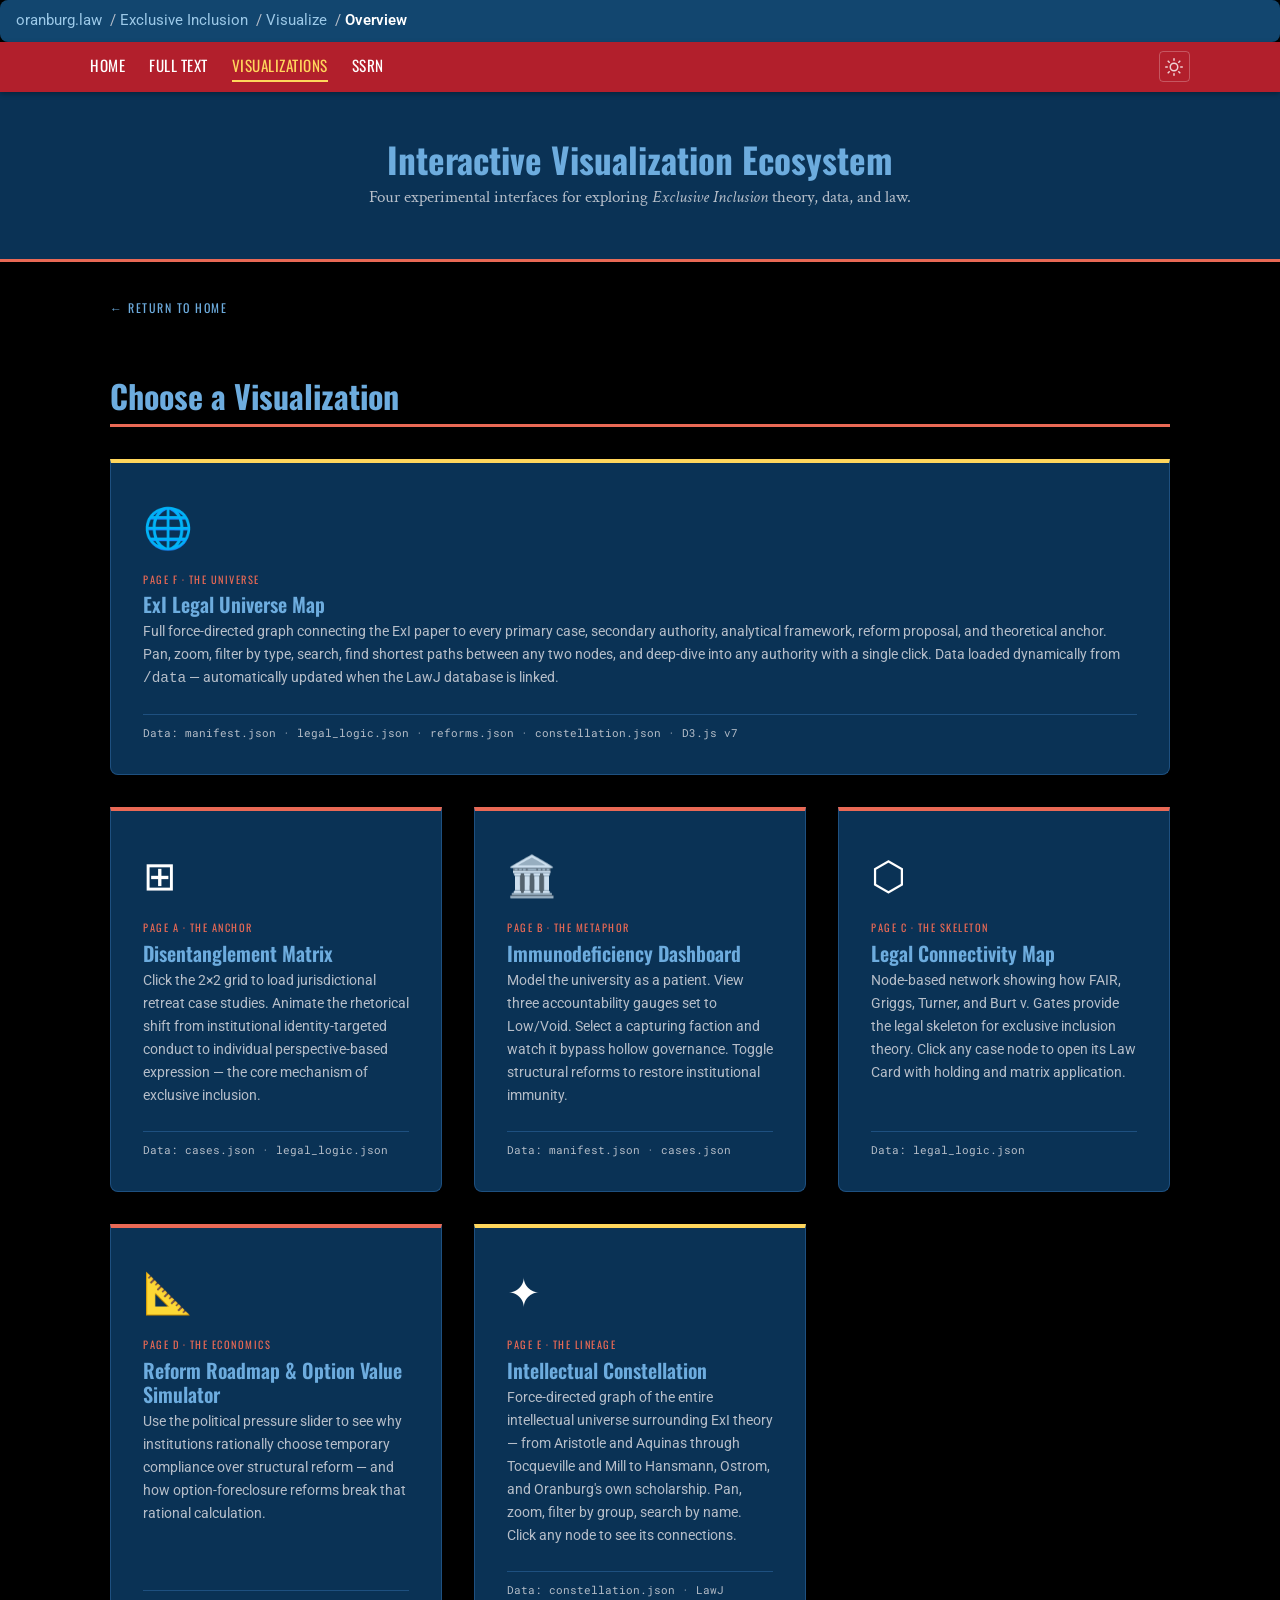
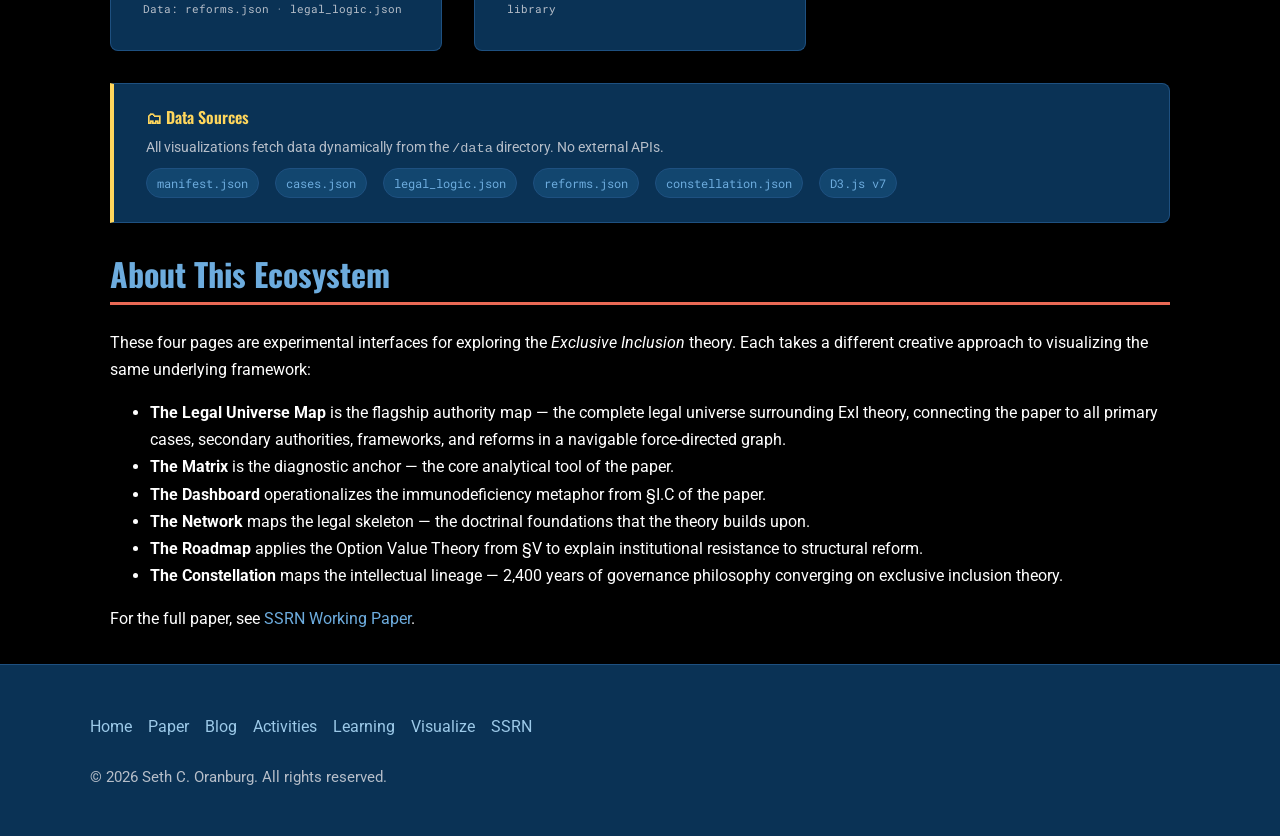
<file: visualize/index.html>
<!DOCTYPE html>
<html lang="en" data-theme="dark">
<head>
  <meta charset="UTF-8">
  <meta name="viewport" content="width=device-width, initial-scale=1.0">
  <title>Interactive Visualizations — Exclusive Inclusion</title>
  <meta name="description" content="Interactive experimental visualizations for Exclusive Inclusion: disentanglement matrix, immunodeficiency dashboard, legal network, and reform simulator.">
  <link rel="preconnect" href="https://fonts.googleapis.com">
  <link rel="preconnect" href="https://fonts.gstatic.com" crossorigin>
  <link href="https://fonts.googleapis.com/css2?family=Crimson+Text:ital,wght@0,400;0,600;0,700;1,400;1,600;1,700&family=Oswald:wght@200..700&family=Roboto+Mono:ital,wght@0,100..700;1,100..700&family=Roboto:ital,wght@0,100..900;1,100..900&display=swap" rel="stylesheet">
  <link rel="stylesheet" href="../assets/css/oranburg-style.css">
  <style>
    .page-header {
      background: var(--bg-secondary);
      padding: var(--space-2xl) var(--space-xl);
      text-align: center;
      border-bottom: 3px solid var(--accent-red);
    }
    .page-header h1 { font-size: 2.2rem; margin: 0 0 var(--space-xs); }
    .page-header p { color: var(--muted); font-family: var(--font-accent); font-size: 1.05rem; margin: 0; }

    .return-link {
      display: inline-flex; align-items: center; gap: 0.4rem;
      font-family: var(--font-headline); font-size: 0.75rem;
      text-transform: uppercase; letter-spacing: 1.5px;
      color: var(--accent); margin-bottom: var(--space-xl);
    }
    .return-link:hover { color: var(--yellow); }

    .vis-grid {
      display: grid;
      grid-template-columns: repeat(auto-fit, minmax(280px, 1fr));
      gap: var(--space-xl);
      margin: var(--space-xl) 0;
    }
    .vis-card {
      display: flex;
      flex-direction: column;
      background: var(--bg-secondary);
      border: 1px solid var(--border);
      border-top: 4px solid var(--accent-red);
      border-radius: 0 0 var(--radius-md) var(--radius-md);
      padding: var(--space-xl);
      text-decoration: none;
      color: var(--text);
      transition: border-color 0.2s, transform 0.2s;
    }
    .vis-card:hover {
      border-color: var(--accent);
      border-top-color: var(--yellow);
      transform: translateY(-3px);
      color: var(--text);
    }
    .vis-icon { font-size: 2.5rem; margin-bottom: var(--space-sm); }
    .vis-page-label {
      font-family: var(--font-headline); font-size: 0.65rem;
      text-transform: uppercase; letter-spacing: 1.5px;
      color: var(--accent-red); margin-bottom: var(--space-xs);
    }
    .vis-card h3 {
      font-family: var(--font-headline); font-size: 1.25rem;
      color: var(--accent); margin: 0 0 var(--space-xs);
    }
    .vis-card p {
      color: var(--muted); font-size: 0.9rem;
      margin: 0; flex: 1; line-height: 1.6;
    }
    .vis-card-footer {
      margin-top: var(--space-lg);
      font-family: var(--font-mono); font-size: 0.7rem;
      color: var(--muted); border-top: 1px solid var(--border);
      padding-top: var(--space-sm);
    }

    .data-sources {
      background: var(--bg-secondary);
      border: 1px solid var(--border);
      border-left: 4px solid var(--yellow);
      border-radius: 0 var(--radius-md) var(--radius-md) 0;
      padding: var(--space-lg) var(--space-xl);
      margin: var(--space-xl) 0;
    }
    .data-sources h3 { color: var(--yellow); margin: 0 0 var(--space-sm); font-size: 1rem; }
    .data-source-list {
      display: flex; gap: var(--space-md); flex-wrap: wrap;
      margin-top: var(--space-sm);
    }
    .data-chip {
      font-family: var(--font-mono); font-size: 0.75rem;
      padding: 4px 10px;
      background: var(--bg-soft);
      border: 1px solid var(--border);
      border-radius: var(--radius-pill);
      color: var(--accent);
    }
  </style>
  <script>
    (function(){
      try { var t=localStorage.getItem('ei-theme'); document.documentElement.setAttribute('data-theme',t==='light'||t==='dark'?t:'dark'); } catch(e){}
    })();
  </script>
  <link rel="stylesheet" href="../assets/css/og-tokens.css">
</head>
<body>

<nav aria-label="Breadcrumb" class="og-breadcrumb">
  <ol>
      <li><a href="https://oranburg.law">oranburg.law</a></li>
      <li><a href="/">Exclusive Inclusion</a></li>
      <li><a href="/visualize/">Visualize</a></li>
      <li><span aria-current="page">Overview</span></li>
  </ol>
</nav>


  <nav class="site-nav" aria-label="Site navigation">
    <ul>
      <li><a href="/">Home</a></li>
      <li><a href="../paper/">Full Text</a></li>
      <li><a href="../visualize/" aria-current="page">Visualizations</a></li>
      <li><a href="https://dx.doi.org/10.2139/ssrn.6423378" target="_blank" rel="noopener noreferrer">SSRN</a></li>
      <li>
        <button class="theme-toggle" id="themeToggle" aria-label="Toggle light/dark mode">
          <svg class="icon-sun" width="18" height="18" viewBox="0 0 24 24" fill="none" stroke="currentColor" stroke-width="2" stroke-linecap="round" stroke-linejoin="round" aria-hidden="true"><circle cx="12" cy="12" r="5"/><line x1="12" y1="1" x2="12" y2="3"/><line x1="12" y1="21" x2="12" y2="23"/><line x1="4.22" y1="4.22" x2="5.64" y2="5.64"/><line x1="18.36" y1="18.36" x2="19.78" y2="19.78"/><line x1="1" y1="12" x2="3" y2="12"/><line x1="21" y1="12" x2="23" y2="12"/><line x1="4.22" y1="19.78" x2="5.64" y2="18.36"/><line x1="18.36" y1="5.64" x2="19.78" y2="4.22"/></svg>
          <svg class="icon-moon" width="18" height="18" viewBox="0 0 24 24" fill="none" stroke="currentColor" stroke-width="2" stroke-linecap="round" stroke-linejoin="round" aria-hidden="true"><path d="M21 12.79A9 9 0 1 1 11.21 3 7 7 0 0 0 21 12.79z"/></svg>
        </button>
      </li>
    </ul>
  </nav>

  <header class="page-header">
    <h1>Interactive Visualization Ecosystem</h1>
    <p>Four experimental interfaces for exploring <em>Exclusive Inclusion</em> theory, data, and law.</p>
  </header>

  <main class="site-content">
    <a href="/" class="return-link">← Return to Home</a>

    <h2>Choose a Visualization</h2>

    <div class="vis-grid">
      <a href="authority-map.html" class="vis-card" style="border-top-color: var(--yellow); grid-column: 1 / -1;">
        <div class="vis-icon">🌐</div>
        <div class="vis-page-label">Page F · The Universe</div>
        <h3>ExI Legal Universe Map</h3>
        <p>Full force-directed graph connecting the ExI paper to every primary case, secondary authority, analytical framework, reform proposal, and theoretical anchor. Pan, zoom, filter by type, search, find shortest paths between any two nodes, and deep-dive into any authority with a single click. Data loaded dynamically from <code>/data</code> — automatically updated when the LawJ database is linked.</p>
        <div class="vis-card-footer">Data: manifest.json · legal_logic.json · reforms.json · constellation.json · D3.js v7</div>
      </a>

      <a href="matrix.html" class="vis-card">
        <div class="vis-icon">⊞</div>
        <div class="vis-page-label">Page A · The Anchor</div>
        <h3>Disentanglement Matrix</h3>
        <p>Click the 2×2 grid to load jurisdictional retreat case studies. Animate the rhetorical shift from institutional identity-targeted conduct to individual perspective-based expression — the core mechanism of exclusive inclusion.</p>
        <div class="vis-card-footer">Data: cases.json · legal_logic.json</div>
      </a>

      <a href="dashboard.html" class="vis-card">
        <div class="vis-icon">🏛️</div>
        <div class="vis-page-label">Page B · The Metaphor</div>
        <h3>Immunodeficiency Dashboard</h3>
        <p>Model the university as a patient. View three accountability gauges set to Low/Void. Select a capturing faction and watch it bypass hollow governance. Toggle structural reforms to restore institutional immunity.</p>
        <div class="vis-card-footer">Data: manifest.json · cases.json</div>
      </a>

      <a href="network.html" class="vis-card">
        <div class="vis-icon">⬡</div>
        <div class="vis-page-label">Page C · The Skeleton</div>
        <h3>Legal Connectivity Map</h3>
        <p>Node-based network showing how FAIR, Griggs, Turner, and Burt v. Gates provide the legal skeleton for exclusive inclusion theory. Click any case node to open its Law Card with holding and matrix application.</p>
        <div class="vis-card-footer">Data: legal_logic.json</div>
      </a>

      <a href="roadmap.html" class="vis-card">
        <div class="vis-icon">📐</div>
        <div class="vis-page-label">Page D · The Economics</div>
        <h3>Reform Roadmap &amp; Option Value Simulator</h3>
        <p>Use the political pressure slider to see why institutions rationally choose temporary compliance over structural reform — and how option-foreclosure reforms break that rational calculation.</p>
        <div class="vis-card-footer">Data: reforms.json · legal_logic.json</div>
      </a>

      <a href="constellation.html" class="vis-card" style="border-top-color: var(--yellow);">
        <div class="vis-icon">✦</div>
        <div class="vis-page-label">Page E · The Lineage</div>
        <h3>Intellectual Constellation</h3>
        <p>Force-directed graph of the entire intellectual universe surrounding ExI theory — from Aristotle and Aquinas through Tocqueville and Mill to Hansmann, Ostrom, and Oranburg's own scholarship. Pan, zoom, filter by group, search by name. Click any node to see its connections.</p>
        <div class="vis-card-footer">Data: constellation.json · LawJ library</div>
      </a>
    </div>

    <div class="data-sources">
      <h3>🗂 Data Sources</h3>
      <p style="font-size:0.85rem;color:var(--muted);margin-bottom:var(--space-sm)">All visualizations fetch data dynamically from the <code>/data</code> directory. No external APIs.</p>
      <div class="data-source-list">
        <span class="data-chip">manifest.json</span>
        <span class="data-chip">cases.json</span>
        <span class="data-chip">legal_logic.json</span>
        <span class="data-chip">reforms.json</span>
        <span class="data-chip">constellation.json</span>
        <span class="data-chip">D3.js v7</span>
      </div>
    </div>

    <h2>About This Ecosystem</h2>
    <p>These four pages are experimental interfaces for exploring the <em>Exclusive Inclusion</em> theory. Each takes a different creative approach to visualizing the same underlying framework:</p>
    <ul>
      <li><strong>The Legal Universe Map</strong> is the flagship authority map — the complete legal universe surrounding ExI theory, connecting the paper to all primary cases, secondary authorities, frameworks, and reforms in a navigable force-directed graph.</li>
      <li><strong>The Matrix</strong> is the diagnostic anchor — the core analytical tool of the paper.</li>
      <li><strong>The Dashboard</strong> operationalizes the immunodeficiency metaphor from §I.C of the paper.</li>
      <li><strong>The Network</strong> maps the legal skeleton — the doctrinal foundations that the theory builds upon.</li>
      <li><strong>The Roadmap</strong> applies the Option Value Theory from §V to explain institutional resistance to structural reform.</li>
      <li><strong>The Constellation</strong> maps the intellectual lineage — 2,400 years of governance philosophy converging on exclusive inclusion theory.</li>
    </ul>
    <p>For the full paper, see <a href="https://ssrn.com/abstract=6423378" target="_blank" rel="noopener noreferrer">SSRN Working Paper</a>.</p>
  </main>

  <footer role="contentinfo" class="og-footer">
  <div class="og-footer-inner">
    <nav aria-label="Footer">
      <ul>
        <li><a href="https://oranburg.law">Home</a></li>
        <li><a href="/paper/">Paper</a></li>
        <li><a href="/blog/">Blog</a></li>
        <li><a href="/activities/">Activities</a></li>
        <li><a href="/learning/">Learning</a></li>
        <li><a href="/visualize/">Visualize</a></li>
        <li><a href="https://ssrn.com/abstract=6423378">SSRN</a></li>
      </ul>
    </nav>
    <p class="og-footer-copyright">&copy; 2026 Seth C. Oranburg. All rights reserved.</p>
  </div>
</footer>


  <script>
    document.getElementById('themeToggle').addEventListener('click', function(){
      var next = document.documentElement.getAttribute('data-theme') === 'dark' ? 'light' : 'dark';
      document.documentElement.setAttribute('data-theme', next);
      try { localStorage.setItem('ei-theme', next); } catch(e){}
    });
  </script>
</body>
</html>
</file>
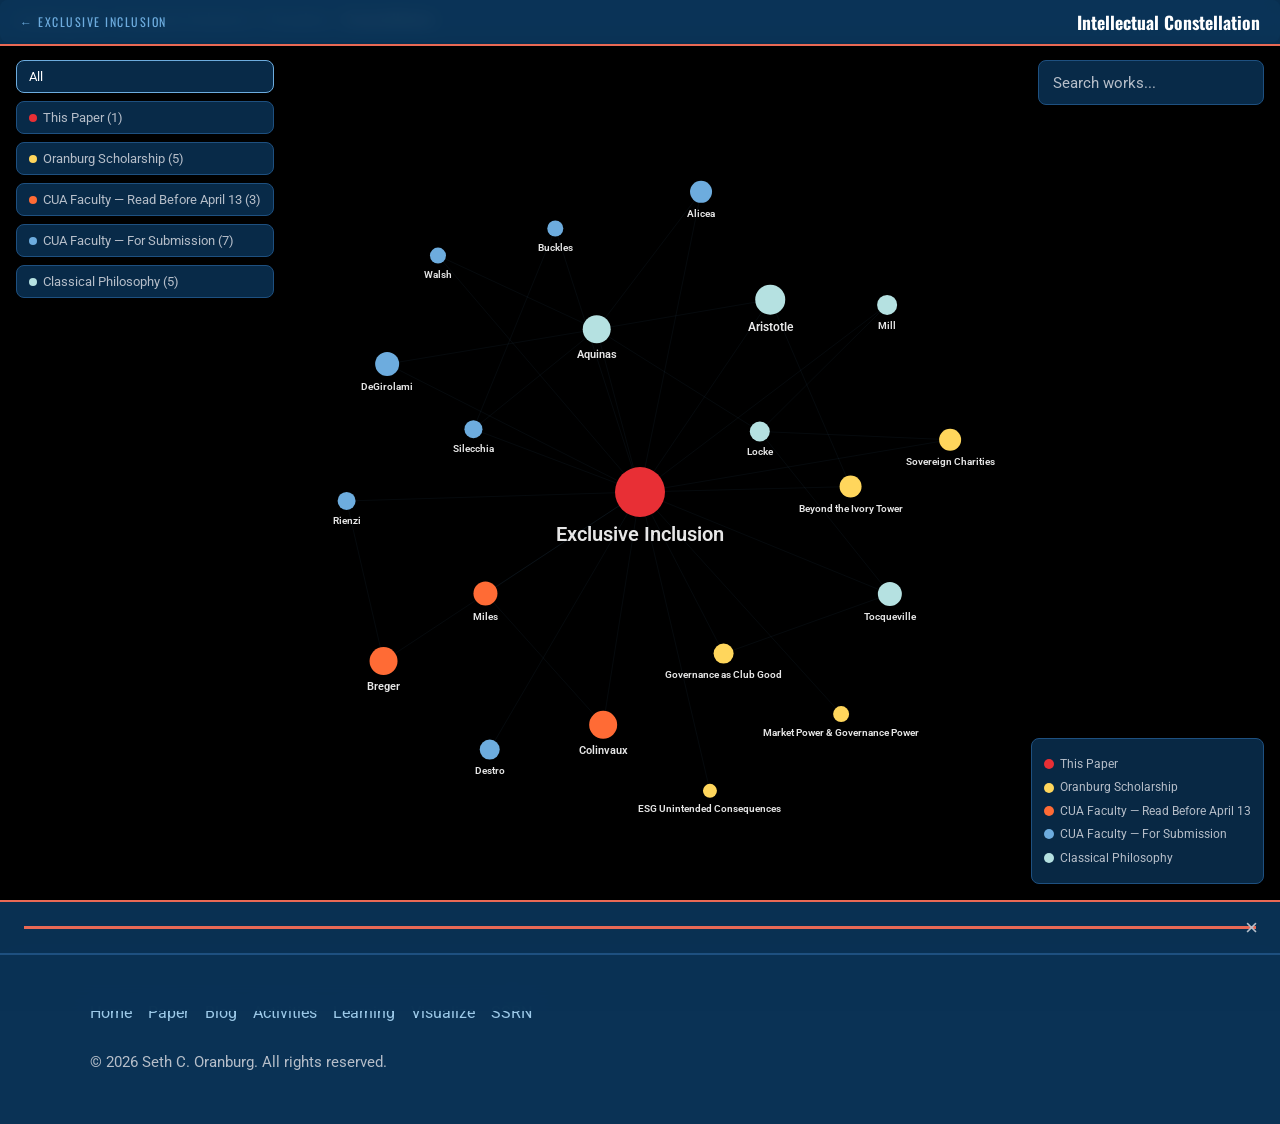
<file: visualize/constellation.html>
<!DOCTYPE html>
<html lang="en" data-theme="dark">
<head>
  <meta charset="UTF-8">
  <meta name="viewport" content="width=device-width, initial-scale=1.0">
  <title>Intellectual Constellation — Exclusive Inclusion</title>
  <meta name="description" content="Interactive visualization of the intellectual universe surrounding Exclusive Inclusion theory, spanning 2,400 years of governance philosophy.">
  <link rel="preconnect" href="https://fonts.googleapis.com">
  <link rel="preconnect" href="https://fonts.gstatic.com" crossorigin>
  <link href="https://fonts.googleapis.com/css2?family=Crimson+Text:ital,wght@0,400;0,600;0,700;1,400;1,600;1,700&family=Oswald:wght@200..700&family=Roboto:ital,wght@0,100..900;1,100..900&display=swap" rel="stylesheet">
  <link rel="stylesheet" href="../assets/css/oranburg-style.css">
  <style>
    body { margin: 0; overflow: hidden; background: #000; }

    .page-header {
      position: fixed; top: 0; left: 0; right: 0; z-index: 100;
      background: rgba(10,50,85,0.92); backdrop-filter: blur(8px);
      padding: 0.75rem 1.25rem;
      display: flex; justify-content: space-between; align-items: center;
      border-bottom: 2px solid var(--accent-red);
    }
    .page-header h1 { font-size: 1.1rem; margin: 0; font-family: var(--font-headline); color: #fff; }
    .return-link { font-family: var(--font-headline); font-size: 0.75rem; text-transform: uppercase; letter-spacing: 1.5px; color: var(--accent); text-decoration: none; }
    .return-link:hover { color: var(--yellow); }

    /* Controls */
    .controls {
      position: fixed; top: 60px; left: 1rem; z-index: 90;
      display: flex; flex-direction: column; gap: 0.5rem;
    }
    .ctrl-btn {
      background: rgba(10,50,85,0.85); border: 1px solid var(--border);
      border-radius: 8px; padding: 0.5rem 0.75rem;
      font-family: var(--font-ui, Roboto, sans-serif); font-size: 0.8rem;
      color: var(--muted); cursor: pointer; text-align: left;
      backdrop-filter: blur(4px); transition: all 0.2s;
    }
    .ctrl-btn:hover, .ctrl-btn.active { border-color: var(--accent); color: #fff; }
    .ctrl-btn .dot { display: inline-block; width: 8px; height: 8px; border-radius: 50%; margin-right: 6px; }

    /* Search */
    .search-box {
      position: fixed; top: 60px; right: 1rem; z-index: 90;
      background: rgba(10,50,85,0.85); border: 1px solid var(--border);
      border-radius: 8px; padding: 0.5rem 0.75rem;
      backdrop-filter: blur(4px);
    }
    .search-box input {
      background: transparent; border: none; color: #fff;
      font-family: var(--font-body); font-size: 0.95rem;
      outline: none; width: 200px;
    }
    .search-box input::placeholder { color: var(--muted); }

    /* Canvas */
    #constellation {
      width: 100vw; height: 100vh;
      cursor: grab;
    }
    #constellation:active { cursor: grabbing; }

    /* Detail panel — deep layers */
    .detail-panel {
      position: fixed; bottom: 0; left: 0; right: 0; z-index: 90;
      background: rgba(10,50,85,0.97); backdrop-filter: blur(12px);
      border-top: 2px solid var(--accent-red);
      padding: 0;
      transform: translateY(100%); transition: transform 0.3s ease;
      max-height: 60vh; display: flex; flex-direction: column;
    }
    .detail-panel.open { transform: translateY(0); }
    .detail-header {
      padding: 1rem 1.5rem 0.75rem;
      border-bottom: 1px solid var(--border);
      flex-shrink: 0;
    }
    .detail-header h2 { font-family: var(--font-headline); color: var(--accent); margin: 0 0 0.25rem; font-size: 1.4rem; }
    .detail-author { font-family: var(--font-accent); color: var(--muted); font-style: italic; margin: 0; font-size: 1rem; }
    .detail-year { font-family: var(--font-mono, monospace); color: var(--accent-red); font-size: 0.85rem; margin-left: 0.75rem; }
    .detail-summary { color: var(--text); font-size: 1rem; margin: 0.5rem 0 0; line-height: 1.6; }

    /* Layer tabs */
    .layer-tabs {
      display: flex; gap: 0; border-bottom: 1px solid var(--border);
      flex-shrink: 0; overflow-x: auto; padding: 0 1.5rem;
    }
    .layer-tab {
      padding: 0.6rem 1rem; font-family: var(--font-headline); font-size: 0.8rem;
      text-transform: uppercase; letter-spacing: 1px; color: var(--muted);
      background: none; border: none; border-bottom: 2px solid transparent;
      cursor: pointer; white-space: nowrap; transition: all 0.2s;
    }
    .layer-tab:hover { color: var(--text); }
    .layer-tab.active { color: var(--accent); border-bottom-color: var(--accent); }

    /* Layer content */
    .layer-content {
      flex: 1; overflow-y: auto; padding: 1rem 1.5rem 1.5rem;
    }
    .layer-text { color: var(--text); line-height: 1.8; font-size: 1rem; }
    .layer-text strong { color: var(--accent); }

    .detail-connections { margin-top: 1rem; }
    .detail-connections span {
      display: inline-block; background: var(--bg-soft); border: 1px solid var(--border);
      border-radius: 4px; padding: 0.25rem 0.6rem; font-size: 0.9rem; color: var(--accent);
      margin: 0.2rem; cursor: pointer; transition: border-color 0.2s;
    }
    .detail-connections span:hover { border-color: var(--accent); }
    .detail-close {
      position: absolute; top: 0.75rem; right: 1rem;
      background: none; border: none; color: var(--muted); cursor: pointer; font-size: 1.4rem;
    }
    .detail-link { display: inline-block; margin-top: 0.5rem; color: var(--accent); font-size: 0.9rem; }

    /* Legend */
    .legend {
      position: fixed; bottom: 1rem; right: 1rem; z-index: 80;
      background: rgba(10,50,85,0.8); border: 1px solid var(--border);
      border-radius: 8px; padding: 0.75rem; backdrop-filter: blur(4px);
      font-size: 0.75rem; color: var(--muted);
    }
    .legend-item { display: flex; align-items: center; gap: 6px; margin: 3px 0; }
    .legend-dot { width: 10px; height: 10px; border-radius: 50%; }

    /* Mobile */
    @media (max-width: 640px) {
      .controls { top: 55px; left: 0.5rem; }
      .search-box { top: 55px; right: 0.5rem; }
      .search-box input { width: 120px; }
      .legend { display: none; }
      .detail-panel { max-height: 50vh; }
    }
  </style>
  <link rel="stylesheet" href="../assets/css/og-tokens.css">
</head>
<body>

<nav aria-label="Breadcrumb" class="og-breadcrumb">
  <ol>
      <li><a href="https://oranburg.law">oranburg.law</a></li>
      <li><a href="/">Exclusive Inclusion</a></li>
      <li><a href="/visualize/">Visualize</a></li>
      <li><span aria-current="page">Constellation</span></li>
  </ol>
</nav>

  <header class="page-header">
    <a href="../" class="return-link">&larr; Exclusive Inclusion</a>
    <h1>Intellectual Constellation</h1>
  </header>

  <div class="controls" id="filters"></div>

  <div class="search-box">
    <input type="text" id="search" placeholder="Search works..." autocomplete="off">
  </div>

  <canvas id="constellation"></canvas>

  <div class="detail-panel" id="detail">
    <button class="detail-close" onclick="closeDetail()">&times;</button>
    <div class="detail-header">
      <h2 id="detail-title"></h2>
      <div style="display:flex;align-items:center;gap:0.5rem;">
        <span class="detail-author" id="detail-author"></span>
        <span class="detail-year" id="detail-year"></span>
      </div>
      <p class="detail-summary" id="detail-summary"></p>
    </div>
    <div class="layer-tabs" id="layer-tabs"></div>
    <div class="layer-content" id="layer-content">
      <div class="layer-text" id="layer-text"></div>
      <div class="detail-connections" id="detail-connections"></div>
      <a class="detail-link" id="detail-link" href="#" target="_blank" rel="noopener" style="display:none">View source &rarr;</a>
    </div>
  </div>

  <div class="legend" id="legend"></div>

  <script>
  (function () {
    'use strict';

    // ── State ──
    let data = null;
    let nodes = [];
    let edges = [];
    let selected = null;
    let hovered = null;
    let filterGroup = null;
    let searchTerm = '';
    let offsetX = 0, offsetY = 0, scale = 1;
    let dragStart = null, dragOffset = null;
    let animFrame = null;

    const canvas = document.getElementById('constellation');
    const ctx = canvas.getContext('2d');

    // ── Load data ──
    fetch('../data/constellation.json')
      .then(r => r.json())
      .then(d => {
        data = d;
        nodes = d.nodes.map((n, i) => ({
          ...n,
          x: 0, y: 0,
          vx: 0, vy: 0,
          color: d.groups[n.group]?.color || '#666',
        }));
        edges = d.edges;
        layoutNodes();
        buildFilters();
        buildLegend();
        resize();
        animate();
      });

    // ── Layout: force-directed ──
    function layoutNodes() {
      const cx = window.innerWidth / 2;
      const cy = window.innerHeight / 2;

      // Initial positions: focal center, others in orbits by group
      const groupAngles = {};
      let gi = 0;
      const groups = [...new Set(nodes.map(n => n.group))];
      groups.forEach(g => { groupAngles[g] = (gi++ / groups.length) * Math.PI * 2; });

      nodes.forEach(n => {
        if (n.group === 'focal') {
          n.x = cx; n.y = cy;
        } else {
          const angle = groupAngles[n.group] + (Math.random() - 0.5) * 0.8;
          const dist = 150 + Math.random() * 200;
          n.x = cx + Math.cos(angle) * dist;
          n.y = cy + Math.sin(angle) * dist;
        }
      });

      // Run force simulation
      for (let iter = 0; iter < 300; iter++) {
        // Repulsion between all nodes
        for (let i = 0; i < nodes.length; i++) {
          for (let j = i + 1; j < nodes.length; j++) {
            const dx = nodes[j].x - nodes[i].x;
            const dy = nodes[j].y - nodes[i].y;
            const dist = Math.sqrt(dx * dx + dy * dy) || 1;
            const force = 8000 / (dist * dist);
            const fx = (dx / dist) * force;
            const fy = (dy / dist) * force;
            nodes[i].vx -= fx; nodes[i].vy -= fy;
            nodes[j].vx += fx; nodes[j].vy += fy;
          }
        }

        // Attraction along edges
        edges.forEach(e => {
          const a = nodes.find(n => n.id === e.source);
          const b = nodes.find(n => n.id === e.target);
          if (!a || !b) return;
          const dx = b.x - a.x;
          const dy = b.y - a.y;
          const dist = Math.sqrt(dx * dx + dy * dy) || 1;
          const force = (dist - 180) * 0.01;
          const fx = (dx / dist) * force;
          const fy = (dy / dist) * force;
          a.vx += fx; a.vy += fy;
          b.vx -= fx; b.vy -= fy;
        });

        // Center gravity
        nodes.forEach(n => {
          n.vx += (cx - n.x) * 0.001;
          n.vy += (cy - n.y) * 0.001;
        });

        // Apply velocity with damping
        const damping = 0.85;
        nodes.forEach(n => {
          if (n.group === 'focal') { n.x = cx; n.y = cy; return; }
          n.vx *= damping; n.vy *= damping;
          n.x += n.vx; n.y += n.vy;
        });
      }
    }

    // ── Render ──
    function render() {
      canvas.width = window.innerWidth;
      canvas.height = window.innerHeight;
      ctx.clearRect(0, 0, canvas.width, canvas.height);

      ctx.save();
      ctx.translate(offsetX, offsetY);
      ctx.scale(scale, scale);

      const visibleNodes = nodes.filter(n => {
        if (filterGroup && n.group !== filterGroup && n.group !== 'focal') return false;
        if (searchTerm && !n.label.toLowerCase().includes(searchTerm) && !n.author?.toLowerCase().includes(searchTerm)) return false;
        return true;
      });
      const visibleIds = new Set(visibleNodes.map(n => n.id));

      // Edges
      edges.forEach(e => {
        if (!visibleIds.has(e.source) || !visibleIds.has(e.target)) return;
        const a = nodes.find(n => n.id === e.source);
        const b = nodes.find(n => n.id === e.target);
        if (!a || !b) return;

        const isHighlighted = selected && (e.source === selected.id || e.target === selected.id);
        ctx.beginPath();
        ctx.moveTo(a.x, a.y);
        ctx.lineTo(b.x, b.y);
        ctx.strokeStyle = isHighlighted ? 'rgba(255,214,92,0.6)' : 'rgba(109,172,222,0.12)';
        ctx.lineWidth = isHighlighted ? 2 : 0.5;
        ctx.stroke();
      });

      // Nodes
      visibleNodes.forEach(n => {
        const isSelected = selected && n.id === selected.id;
        const isConnected = selected && edges.some(e =>
          (e.source === selected.id && e.target === n.id) ||
          (e.target === selected.id && e.source === n.id)
        );
        const isHovered = hovered && n.id === hovered.id;
        const dimmed = selected && !isSelected && !isConnected;

        const r = (n.size || 12) * (isSelected ? 1.3 : isHovered ? 1.15 : 1) * 0.5;

        // Glow
        if (isSelected || isHovered) {
          ctx.beginPath();
          ctx.arc(n.x, n.y, r + 8, 0, Math.PI * 2);
          ctx.fillStyle = n.color + '22';
          ctx.fill();
        }

        // Circle
        ctx.beginPath();
        ctx.arc(n.x, n.y, r, 0, Math.PI * 2);
        ctx.fillStyle = dimmed ? n.color + '33' : n.color;
        ctx.fill();
        if (isSelected) {
          ctx.strokeStyle = '#FFD65C';
          ctx.lineWidth = 2;
          ctx.stroke();
        }

        // Label
        const fontSize = Math.max(10, r * 0.8);
        ctx.font = `600 ${fontSize}px Roboto, sans-serif`;
        ctx.fillStyle = dimmed ? 'rgba(255,255,255,0.15)' : 'rgba(255,255,255,0.9)';
        ctx.textAlign = 'center';
        ctx.fillText(n.label, n.x, n.y + r + fontSize + 4);
      });

      ctx.restore();
    }

    function animate() {
      render();
      animFrame = requestAnimationFrame(animate);
    }

    // ── Interaction ──
    function getNodeAt(px, py) {
      const x = (px - offsetX) / scale;
      const y = (py - offsetY) / scale;
      let closest = null, closestDist = Infinity;
      nodes.forEach(n => {
        const dx = n.x - x, dy = n.y - y;
        const dist = Math.sqrt(dx * dx + dy * dy);
        const r = (n.size || 12) * 0.5 + 10;
        if (dist < r && dist < closestDist) {
          closest = n; closestDist = dist;
        }
      });
      return closest;
    }

    canvas.addEventListener('click', e => {
      const node = getNodeAt(e.clientX, e.clientY);
      if (node) { selectNode(node); }
      else { closeDetail(); selected = null; }
    });

    canvas.addEventListener('mousemove', e => {
      hovered = getNodeAt(e.clientX, e.clientY);
      canvas.style.cursor = hovered ? 'pointer' : 'grab';
    });

    // Pan
    canvas.addEventListener('mousedown', e => {
      if (!getNodeAt(e.clientX, e.clientY)) {
        dragStart = { x: e.clientX, y: e.clientY };
        dragOffset = { x: offsetX, y: offsetY };
      }
    });
    canvas.addEventListener('mousemove', e => {
      if (dragStart) {
        offsetX = dragOffset.x + (e.clientX - dragStart.x);
        offsetY = dragOffset.y + (e.clientY - dragStart.y);
      }
    });
    canvas.addEventListener('mouseup', () => { dragStart = null; });

    // Zoom
    canvas.addEventListener('wheel', e => {
      e.preventDefault();
      const zoom = e.deltaY > 0 ? 0.9 : 1.1;
      scale *= zoom;
      scale = Math.max(0.3, Math.min(3, scale));
    }, { passive: false });

    // Touch support
    let lastTouch = null;
    canvas.addEventListener('touchstart', e => {
      if (e.touches.length === 1) {
        const t = e.touches[0];
        const node = getNodeAt(t.clientX, t.clientY);
        if (node) { selectNode(node); e.preventDefault(); return; }
        dragStart = { x: t.clientX, y: t.clientY };
        dragOffset = { x: offsetX, y: offsetY };
      }
    }, { passive: false });
    canvas.addEventListener('touchmove', e => {
      if (dragStart && e.touches.length === 1) {
        const t = e.touches[0];
        offsetX = dragOffset.x + (t.clientX - dragStart.x);
        offsetY = dragOffset.y + (t.clientY - dragStart.y);
        e.preventDefault();
      }
    }, { passive: false });
    canvas.addEventListener('touchend', () => { dragStart = null; });

    // ── Detail panel ──
    function selectNode(node) {
      selected = node;
      document.getElementById('detail-title').textContent = node.label;
      document.getElementById('detail-author').textContent = node.author || '';
      document.getElementById('detail-year').textContent = node.year > 0 ? node.year : Math.abs(node.year) + ' BC';
      document.getElementById('detail-summary').textContent = node.summary || node.desc || '';

      // Build layer tabs
      const tabsEl = document.getElementById('layer-tabs');
      const layers = node.layers || {};
      const layerKeys = Object.keys(layers);

      if (layerKeys.length > 0) {
        tabsEl.innerHTML = '<button class="layer-tab active" onclick="showLayer(this, \'connections\')">Connections</button>' +
          layerKeys.map(key => {
            const label = key.replace(/_/g, ' ').replace(/\b\w/g, c => c.toUpperCase());
            return `<button class="layer-tab" onclick="showLayer(this, '${key}')">${label}</button>`;
          }).join('');
        tabsEl.style.display = 'flex';
      } else {
        tabsEl.innerHTML = '';
        tabsEl.style.display = 'none';
      }

      // Show connections by default
      showConnectionsLayer(node);

      const link = document.getElementById('detail-link');
      if (node.url) { link.href = node.url; link.style.display = 'inline-block'; }
      else { link.style.display = 'none'; }

      document.getElementById('detail').classList.add('open');

      // Store current node for layer switching
      window._currentNode = node;
    }

    function showConnectionsLayer(node) {
      const conns = edges.filter(e => e.source === node.id || e.target === node.id);
      const connHtml = conns.map(e => {
        const otherId = e.source === node.id ? e.target : e.source;
        const other = nodes.find(n => n.id === otherId);
        return other ? `<span onclick="window._selectById('${otherId}')">${other.label}</span>` : '';
      }).join('');
      document.getElementById('layer-text').innerHTML = '';
      document.getElementById('detail-connections').innerHTML = connHtml;
      document.getElementById('detail-connections').style.display = 'block';
    }

    window.showLayer = function(btn, key) {
      // Update active tab
      document.querySelectorAll('.layer-tab').forEach(t => t.classList.remove('active'));
      btn.classList.add('active');

      if (key === 'connections') {
        showConnectionsLayer(window._currentNode);
        return;
      }

      // Show layer content
      const node = window._currentNode;
      const text = node.layers && node.layers[key] || '';
      document.getElementById('layer-text').innerHTML = `<p>${text.replace(/\n/g, '</p><p>')}</p>`;
      document.getElementById('detail-connections').style.display = 'none';
    };
    window._selectById = function(id) {
      const n = nodes.find(n => n.id === id);
      if (n) selectNode(n);
    };
    window.closeDetail = function() {
      document.getElementById('detail').classList.remove('open');
      selected = null;
    };

    // ── Filters ──
    function buildFilters() {
      const el = document.getElementById('filters');
      el.innerHTML = '<button class="ctrl-btn active" onclick="setFilter(null, this)">All</button>';
      Object.entries(data.groups).forEach(([key, g]) => {
        const count = nodes.filter(n => n.group === key).length;
        if (count === 0) return;
        el.innerHTML += `<button class="ctrl-btn" onclick="setFilter('${key}', this)"><span class="dot" style="background:${g.color}"></span>${g.label} (${count})</button>`;
      });
    }
    window.setFilter = function(group, btn) {
      filterGroup = group;
      document.querySelectorAll('.ctrl-btn').forEach(b => b.classList.remove('active'));
      btn.classList.add('active');
    };

    // ── Search ──
    document.getElementById('search').addEventListener('input', e => {
      searchTerm = e.target.value.toLowerCase();
    });

    // ── Legend ──
    function buildLegend() {
      const el = document.getElementById('legend');
      el.innerHTML = Object.entries(data.groups).map(([k, g]) =>
        `<div class="legend-item"><div class="legend-dot" style="background:${g.color}"></div>${g.label}</div>`
      ).join('');
    }

    // ── Resize ──
    function resize() {
      canvas.width = window.innerWidth;
      canvas.height = window.innerHeight;
    }
    window.addEventListener('resize', resize);
  })();
  </script>

  <footer role="contentinfo" class="og-footer">
  <div class="og-footer-inner">
    <nav aria-label="Footer">
      <ul>
        <li><a href="https://oranburg.law">Home</a></li>
        <li><a href="/paper/">Paper</a></li>
        <li><a href="/blog/">Blog</a></li>
        <li><a href="/activities/">Activities</a></li>
        <li><a href="/learning/">Learning</a></li>
        <li><a href="/visualize/">Visualize</a></li>
        <li><a href="https://ssrn.com/abstract=6423378">SSRN</a></li>
      </ul>
    </nav>
    <p class="og-footer-copyright">&copy; 2026 Seth C. Oranburg. All rights reserved.</p>
  </div>
</footer>
</body>
</html>
</file>
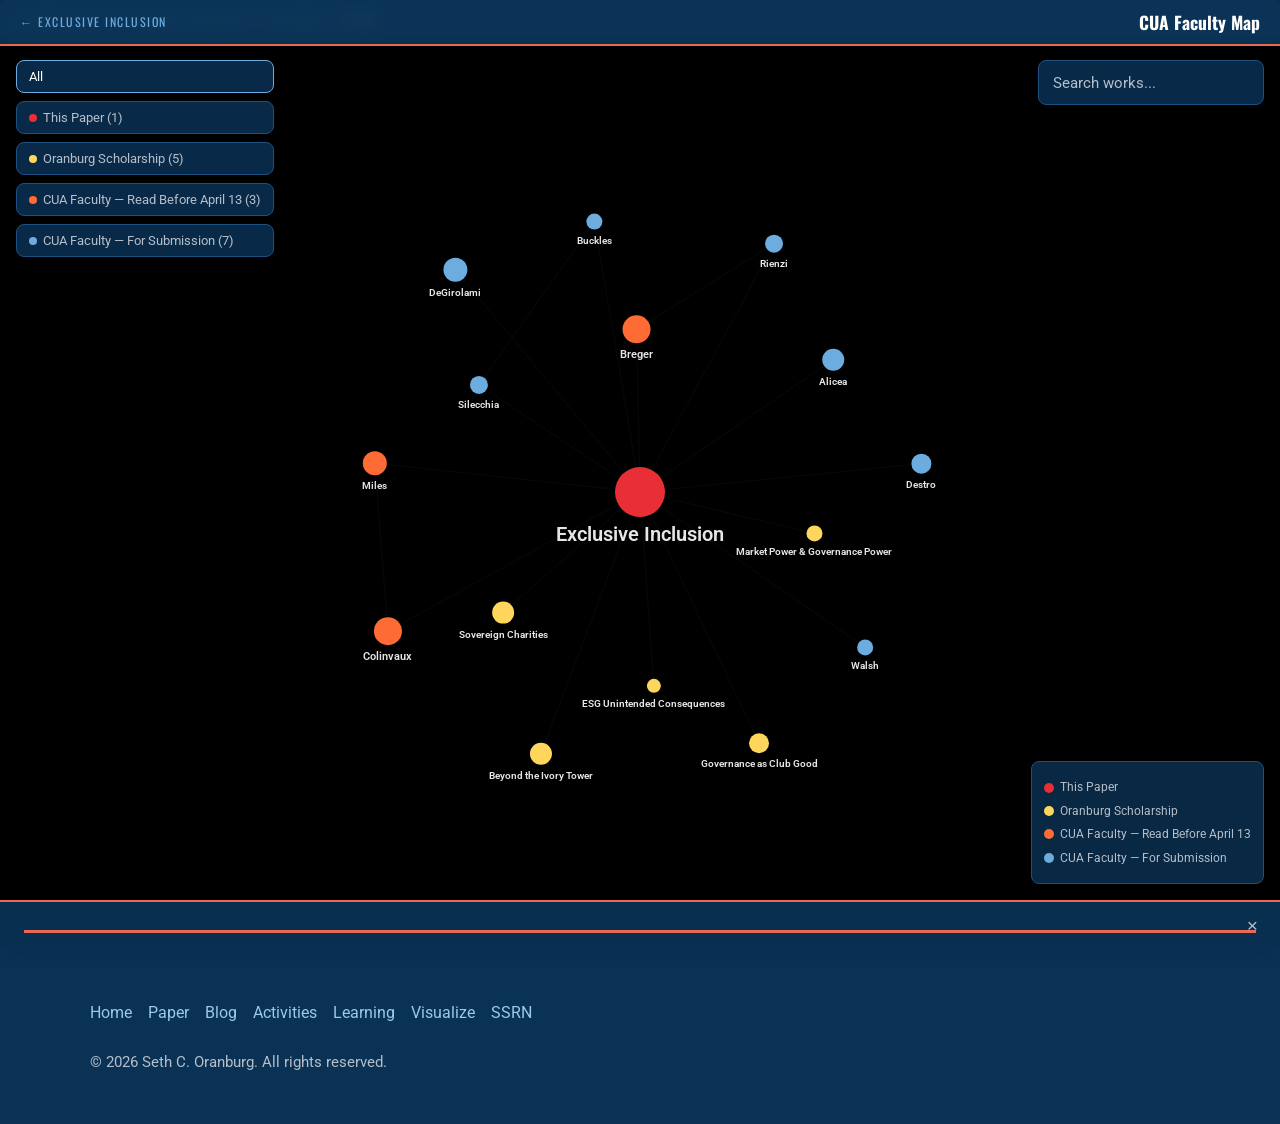
<file: visualize/cua.html>
<!DOCTYPE html>
<html lang="en" data-theme="dark">
<head>
  <meta charset="UTF-8">
  <meta name="viewport" content="width=device-width, initial-scale=1.0">
  <title>CUA Faculty Map — Exclusive Inclusion</title>
  <meta name="description" content="Interactive visualization of the intellectual universe surrounding Exclusive Inclusion theory, spanning 2,400 years of governance philosophy.">
  <link rel="preconnect" href="https://fonts.googleapis.com">
  <link rel="preconnect" href="https://fonts.gstatic.com" crossorigin>
  <link href="https://fonts.googleapis.com/css2?family=Crimson+Text:ital,wght@0,400;0,600;0,700;1,400;1,600;1,700&family=Oswald:wght@200..700&family=Roboto:ital,wght@0,100..900;1,100..900&display=swap" rel="stylesheet">
  <link rel="stylesheet" href="../assets/css/oranburg-style.css">
  <style>
    body { margin: 0; overflow: hidden; background: #000; }

    .page-header {
      position: fixed; top: 0; left: 0; right: 0; z-index: 100;
      background: rgba(10,50,85,0.92); backdrop-filter: blur(8px);
      padding: 0.75rem 1.25rem;
      display: flex; justify-content: space-between; align-items: center;
      border-bottom: 2px solid var(--accent-red);
    }
    .page-header h1 { font-size: 1.1rem; margin: 0; font-family: var(--font-headline); color: #fff; }
    .return-link { font-family: var(--font-headline); font-size: 0.75rem; text-transform: uppercase; letter-spacing: 1.5px; color: var(--accent); text-decoration: none; }
    .return-link:hover { color: var(--yellow); }

    /* Controls */
    .controls {
      position: fixed; top: 60px; left: 1rem; z-index: 90;
      display: flex; flex-direction: column; gap: 0.5rem;
    }
    .ctrl-btn {
      background: rgba(10,50,85,0.85); border: 1px solid var(--border);
      border-radius: 8px; padding: 0.5rem 0.75rem;
      font-family: var(--font-ui, Roboto, sans-serif); font-size: 0.8rem;
      color: var(--muted); cursor: pointer; text-align: left;
      backdrop-filter: blur(4px); transition: all 0.2s;
    }
    .ctrl-btn:hover, .ctrl-btn.active { border-color: var(--accent); color: #fff; }
    .ctrl-btn .dot { display: inline-block; width: 8px; height: 8px; border-radius: 50%; margin-right: 6px; }

    /* Search */
    .search-box {
      position: fixed; top: 60px; right: 1rem; z-index: 90;
      background: rgba(10,50,85,0.85); border: 1px solid var(--border);
      border-radius: 8px; padding: 0.5rem 0.75rem;
      backdrop-filter: blur(4px);
    }
    .search-box input {
      background: transparent; border: none; color: #fff;
      font-family: var(--font-body); font-size: 0.95rem;
      outline: none; width: 200px;
    }
    .search-box input::placeholder { color: var(--muted); }

    /* Canvas */
    #constellation {
      width: 100vw; height: 100vh;
      cursor: grab;
    }
    #constellation:active { cursor: grabbing; }

    /* Detail panel */
    .detail-panel {
      position: fixed; bottom: 0; left: 0; right: 0; z-index: 90;
      background: rgba(10,50,85,0.95); backdrop-filter: blur(12px);
      border-top: 2px solid var(--accent-red);
      padding: 1.25rem 1.5rem;
      transform: translateY(100%); transition: transform 0.3s ease;
      max-height: 40vh; overflow-y: auto;
    }
    .detail-panel.open { transform: translateY(0); }
    .detail-panel h2 { font-family: var(--font-headline); color: var(--accent); margin: 0 0 0.25rem; font-size: 1.3rem; }
    .detail-author { font-family: var(--font-accent); color: var(--muted); font-style: italic; margin: 0 0 0.5rem; font-size: 1rem; }
    .detail-year { font-family: var(--font-mono, monospace); color: var(--accent-red); font-size: 0.85rem; }
    .detail-desc { color: var(--text); line-height: 1.7; margin: 0.75rem 0 0; font-size: 1rem; }
    .detail-connections { margin-top: 0.75rem; }
    .detail-connections span {
      display: inline-block; background: var(--bg-soft); border: 1px solid var(--border);
      border-radius: 4px; padding: 0.2rem 0.5rem; font-size: 0.85rem; color: var(--accent);
      margin: 0.15rem; cursor: pointer;
    }
    .detail-connections span:hover { border-color: var(--accent); }
    .detail-close {
      position: absolute; top: 0.75rem; right: 1rem;
      background: none; border: none; color: var(--muted); cursor: pointer; font-size: 1.2rem;
    }
    .detail-link { display: inline-block; margin-top: 0.5rem; color: var(--accent); font-size: 0.9rem; }

    /* Legend */
    .legend {
      position: fixed; bottom: 1rem; right: 1rem; z-index: 80;
      background: rgba(10,50,85,0.8); border: 1px solid var(--border);
      border-radius: 8px; padding: 0.75rem; backdrop-filter: blur(4px);
      font-size: 0.75rem; color: var(--muted);
    }
    .legend-item { display: flex; align-items: center; gap: 6px; margin: 3px 0; }
    .legend-dot { width: 10px; height: 10px; border-radius: 50%; }

    /* Mobile */
    @media (max-width: 640px) {
      .controls { top: 55px; left: 0.5rem; }
      .search-box { top: 55px; right: 0.5rem; }
      .search-box input { width: 120px; }
      .legend { display: none; }
      .detail-panel { max-height: 50vh; }
    }
  </style>
  <link rel="stylesheet" href="../assets/css/og-tokens.css">
</head>
<body>

<nav aria-label="Breadcrumb" class="og-breadcrumb">
  <ol>
      <li><a href="https://oranburg.law">oranburg.law</a></li>
      <li><a href="/">Exclusive Inclusion</a></li>
      <li><a href="/visualize/">Visualize</a></li>
      <li><span aria-current="page">CUA</span></li>
  </ol>
</nav>

  <header class="page-header">
    <a href="../" class="return-link">&larr; Exclusive Inclusion</a>
    <h1>CUA Faculty Map</h1>
  </header>

  <div class="controls" id="filters"></div>

  <div class="search-box">
    <input type="text" id="search" placeholder="Search works..." autocomplete="off">
  </div>

  <canvas id="constellation"></canvas>

  <div class="detail-panel" id="detail">
    <button class="detail-close" onclick="closeDetail()">&times;</button>
    <h2 id="detail-title"></h2>
    <p class="detail-author" id="detail-author"></p>
    <span class="detail-year" id="detail-year"></span>
    <p class="detail-desc" id="detail-desc"></p>
    <div class="detail-connections" id="detail-connections"></div>
    <a class="detail-link" id="detail-link" href="#" target="_blank" rel="noopener" style="display:none">View source &rarr;</a>
  </div>

  <div class="legend" id="legend"></div>

  <script>
  (function () {
    'use strict';

    // ── State ──
    let data = null;
    let nodes = [];
    let edges = [];
    let selected = null;
    let hovered = null;
    let filterGroup = null;
    let searchTerm = '';
    let offsetX = 0, offsetY = 0, scale = 1;
    let dragStart = null, dragOffset = null;
    let animFrame = null;

    const canvas = document.getElementById('constellation');
    const ctx = canvas.getContext('2d');

    // ── Load data ──
    fetch('../data/cua-constellation.json')
      .then(r => r.json())
      .then(d => {
        data = d;
        nodes = d.nodes.map((n, i) => ({
          ...n,
          x: 0, y: 0,
          vx: 0, vy: 0,
          color: d.groups[n.group]?.color || '#666',
        }));
        edges = d.edges;
        layoutNodes();
        buildFilters();
        buildLegend();
        resize();
        animate();
      });

    // ── Layout: force-directed ──
    function layoutNodes() {
      const cx = window.innerWidth / 2;
      const cy = window.innerHeight / 2;

      // Initial positions: focal center, others in orbits by group
      const groupAngles = {};
      let gi = 0;
      const groups = [...new Set(nodes.map(n => n.group))];
      groups.forEach(g => { groupAngles[g] = (gi++ / groups.length) * Math.PI * 2; });

      nodes.forEach(n => {
        if (n.group === 'focal') {
          n.x = cx; n.y = cy;
        } else {
          const angle = groupAngles[n.group] + (Math.random() - 0.5) * 0.8;
          const dist = 150 + Math.random() * 200;
          n.x = cx + Math.cos(angle) * dist;
          n.y = cy + Math.sin(angle) * dist;
        }
      });

      // Run force simulation
      for (let iter = 0; iter < 300; iter++) {
        // Repulsion between all nodes
        for (let i = 0; i < nodes.length; i++) {
          for (let j = i + 1; j < nodes.length; j++) {
            const dx = nodes[j].x - nodes[i].x;
            const dy = nodes[j].y - nodes[i].y;
            const dist = Math.sqrt(dx * dx + dy * dy) || 1;
            const force = 8000 / (dist * dist);
            const fx = (dx / dist) * force;
            const fy = (dy / dist) * force;
            nodes[i].vx -= fx; nodes[i].vy -= fy;
            nodes[j].vx += fx; nodes[j].vy += fy;
          }
        }

        // Attraction along edges
        edges.forEach(e => {
          const a = nodes.find(n => n.id === e.source);
          const b = nodes.find(n => n.id === e.target);
          if (!a || !b) return;
          const dx = b.x - a.x;
          const dy = b.y - a.y;
          const dist = Math.sqrt(dx * dx + dy * dy) || 1;
          const force = (dist - 180) * 0.01;
          const fx = (dx / dist) * force;
          const fy = (dy / dist) * force;
          a.vx += fx; a.vy += fy;
          b.vx -= fx; b.vy -= fy;
        });

        // Center gravity
        nodes.forEach(n => {
          n.vx += (cx - n.x) * 0.001;
          n.vy += (cy - n.y) * 0.001;
        });

        // Apply velocity with damping
        const damping = 0.85;
        nodes.forEach(n => {
          if (n.group === 'focal') { n.x = cx; n.y = cy; return; }
          n.vx *= damping; n.vy *= damping;
          n.x += n.vx; n.y += n.vy;
        });
      }
    }

    // ── Render ──
    function render() {
      canvas.width = window.innerWidth;
      canvas.height = window.innerHeight;
      ctx.clearRect(0, 0, canvas.width, canvas.height);

      ctx.save();
      ctx.translate(offsetX, offsetY);
      ctx.scale(scale, scale);

      const visibleNodes = nodes.filter(n => {
        if (filterGroup && n.group !== filterGroup && n.group !== 'focal') return false;
        if (searchTerm && !n.label.toLowerCase().includes(searchTerm) && !n.author?.toLowerCase().includes(searchTerm)) return false;
        return true;
      });
      const visibleIds = new Set(visibleNodes.map(n => n.id));

      // Edges
      edges.forEach(e => {
        if (!visibleIds.has(e.source) || !visibleIds.has(e.target)) return;
        const a = nodes.find(n => n.id === e.source);
        const b = nodes.find(n => n.id === e.target);
        if (!a || !b) return;

        const isHighlighted = selected && (e.source === selected.id || e.target === selected.id);
        ctx.beginPath();
        ctx.moveTo(a.x, a.y);
        ctx.lineTo(b.x, b.y);
        ctx.strokeStyle = isHighlighted ? 'rgba(255,214,92,0.6)' : 'rgba(109,172,222,0.12)';
        ctx.lineWidth = isHighlighted ? 2 : 0.5;
        ctx.stroke();
      });

      // Nodes
      visibleNodes.forEach(n => {
        const isSelected = selected && n.id === selected.id;
        const isConnected = selected && edges.some(e =>
          (e.source === selected.id && e.target === n.id) ||
          (e.target === selected.id && e.source === n.id)
        );
        const isHovered = hovered && n.id === hovered.id;
        const dimmed = selected && !isSelected && !isConnected;

        const r = (n.size || 12) * (isSelected ? 1.3 : isHovered ? 1.15 : 1) * 0.5;

        // Glow
        if (isSelected || isHovered) {
          ctx.beginPath();
          ctx.arc(n.x, n.y, r + 8, 0, Math.PI * 2);
          ctx.fillStyle = n.color + '22';
          ctx.fill();
        }

        // Circle
        ctx.beginPath();
        ctx.arc(n.x, n.y, r, 0, Math.PI * 2);
        ctx.fillStyle = dimmed ? n.color + '33' : n.color;
        ctx.fill();
        if (isSelected) {
          ctx.strokeStyle = '#FFD65C';
          ctx.lineWidth = 2;
          ctx.stroke();
        }

        // Label
        const fontSize = Math.max(10, r * 0.8);
        ctx.font = `600 ${fontSize}px Roboto, sans-serif`;
        ctx.fillStyle = dimmed ? 'rgba(255,255,255,0.15)' : 'rgba(255,255,255,0.9)';
        ctx.textAlign = 'center';
        ctx.fillText(n.label, n.x, n.y + r + fontSize + 4);
      });

      ctx.restore();
    }

    function animate() {
      render();
      animFrame = requestAnimationFrame(animate);
    }

    // ── Interaction ──
    function getNodeAt(px, py) {
      const x = (px - offsetX) / scale;
      const y = (py - offsetY) / scale;
      let closest = null, closestDist = Infinity;
      nodes.forEach(n => {
        const dx = n.x - x, dy = n.y - y;
        const dist = Math.sqrt(dx * dx + dy * dy);
        const r = (n.size || 12) * 0.5 + 10;
        if (dist < r && dist < closestDist) {
          closest = n; closestDist = dist;
        }
      });
      return closest;
    }

    canvas.addEventListener('click', e => {
      const node = getNodeAt(e.clientX, e.clientY);
      if (node) { selectNode(node); }
      else { closeDetail(); selected = null; }
    });

    canvas.addEventListener('mousemove', e => {
      hovered = getNodeAt(e.clientX, e.clientY);
      canvas.style.cursor = hovered ? 'pointer' : 'grab';
    });

    // Pan
    canvas.addEventListener('mousedown', e => {
      if (!getNodeAt(e.clientX, e.clientY)) {
        dragStart = { x: e.clientX, y: e.clientY };
        dragOffset = { x: offsetX, y: offsetY };
      }
    });
    canvas.addEventListener('mousemove', e => {
      if (dragStart) {
        offsetX = dragOffset.x + (e.clientX - dragStart.x);
        offsetY = dragOffset.y + (e.clientY - dragStart.y);
      }
    });
    canvas.addEventListener('mouseup', () => { dragStart = null; });

    // Zoom
    canvas.addEventListener('wheel', e => {
      e.preventDefault();
      const zoom = e.deltaY > 0 ? 0.9 : 1.1;
      scale *= zoom;
      scale = Math.max(0.3, Math.min(3, scale));
    }, { passive: false });

    // Touch support
    let lastTouch = null;
    canvas.addEventListener('touchstart', e => {
      if (e.touches.length === 1) {
        const t = e.touches[0];
        const node = getNodeAt(t.clientX, t.clientY);
        if (node) { selectNode(node); e.preventDefault(); return; }
        dragStart = { x: t.clientX, y: t.clientY };
        dragOffset = { x: offsetX, y: offsetY };
      }
    }, { passive: false });
    canvas.addEventListener('touchmove', e => {
      if (dragStart && e.touches.length === 1) {
        const t = e.touches[0];
        offsetX = dragOffset.x + (t.clientX - dragStart.x);
        offsetY = dragOffset.y + (t.clientY - dragStart.y);
        e.preventDefault();
      }
    }, { passive: false });
    canvas.addEventListener('touchend', () => { dragStart = null; });

    // ── Detail panel ──
    function selectNode(node) {
      selected = node;
      document.getElementById('detail-title').textContent = node.label;
      document.getElementById('detail-author').textContent = node.author || '';
      document.getElementById('detail-year').textContent = node.year > 0 ? node.year : Math.abs(node.year) + ' BC';
      document.getElementById('detail-desc').textContent = node.desc || '';

      // Connections
      const conns = edges.filter(e => e.source === node.id || e.target === node.id);
      const connHtml = conns.map(e => {
        const otherId = e.source === node.id ? e.target : e.source;
        const other = nodes.find(n => n.id === otherId);
        return other ? `<span onclick="window._selectById('${otherId}')">${other.label}</span>` : '';
      }).join('');
      document.getElementById('detail-connections').innerHTML = connHtml;

      const link = document.getElementById('detail-link');
      if (node.url) { link.href = node.url; link.style.display = 'inline-block'; }
      else { link.style.display = 'none'; }

      document.getElementById('detail').classList.add('open');
    }
    window._selectById = function(id) {
      const n = nodes.find(n => n.id === id);
      if (n) selectNode(n);
    };
    window.closeDetail = function() {
      document.getElementById('detail').classList.remove('open');
      selected = null;
    };

    // ── Filters ──
    function buildFilters() {
      const el = document.getElementById('filters');
      el.innerHTML = '<button class="ctrl-btn active" onclick="setFilter(null, this)">All</button>';
      Object.entries(data.groups).forEach(([key, g]) => {
        const count = nodes.filter(n => n.group === key).length;
        if (count === 0) return;
        el.innerHTML += `<button class="ctrl-btn" onclick="setFilter('${key}', this)"><span class="dot" style="background:${g.color}"></span>${g.label} (${count})</button>`;
      });
    }
    window.setFilter = function(group, btn) {
      filterGroup = group;
      document.querySelectorAll('.ctrl-btn').forEach(b => b.classList.remove('active'));
      btn.classList.add('active');
    };

    // ── Search ──
    document.getElementById('search').addEventListener('input', e => {
      searchTerm = e.target.value.toLowerCase();
    });

    // ── Legend ──
    function buildLegend() {
      const el = document.getElementById('legend');
      el.innerHTML = Object.entries(data.groups).map(([k, g]) =>
        `<div class="legend-item"><div class="legend-dot" style="background:${g.color}"></div>${g.label}</div>`
      ).join('');
    }

    // ── Resize ──
    function resize() {
      canvas.width = window.innerWidth;
      canvas.height = window.innerHeight;
    }
    window.addEventListener('resize', resize);
  })();
  </script>

  <footer role="contentinfo" class="og-footer">
  <div class="og-footer-inner">
    <nav aria-label="Footer">
      <ul>
        <li><a href="https://oranburg.law">Home</a></li>
        <li><a href="/paper/">Paper</a></li>
        <li><a href="/blog/">Blog</a></li>
        <li><a href="/activities/">Activities</a></li>
        <li><a href="/learning/">Learning</a></li>
        <li><a href="/visualize/">Visualize</a></li>
        <li><a href="https://ssrn.com/abstract=6423378">SSRN</a></li>
      </ul>
    </nav>
    <p class="og-footer-copyright">&copy; 2026 Seth C. Oranburg. All rights reserved.</p>
  </div>
</footer>
</body>
</html>
</file>
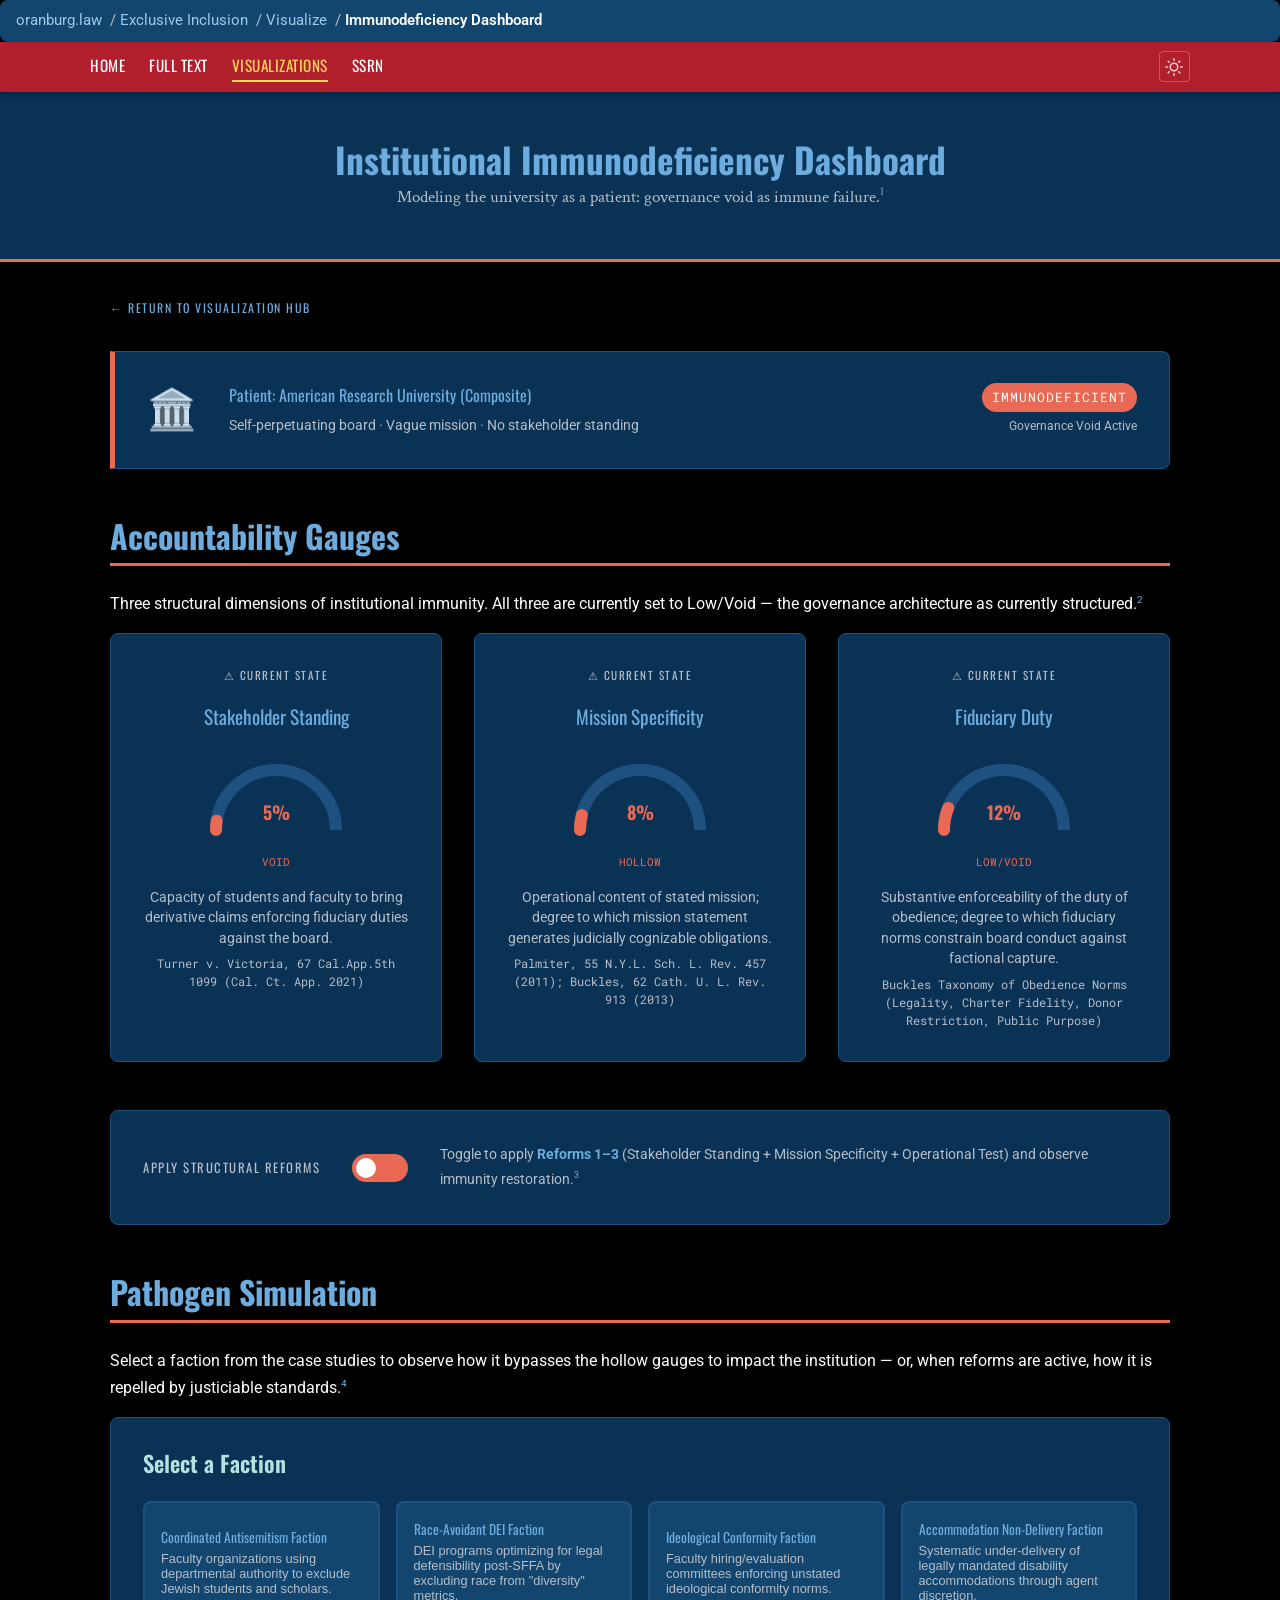
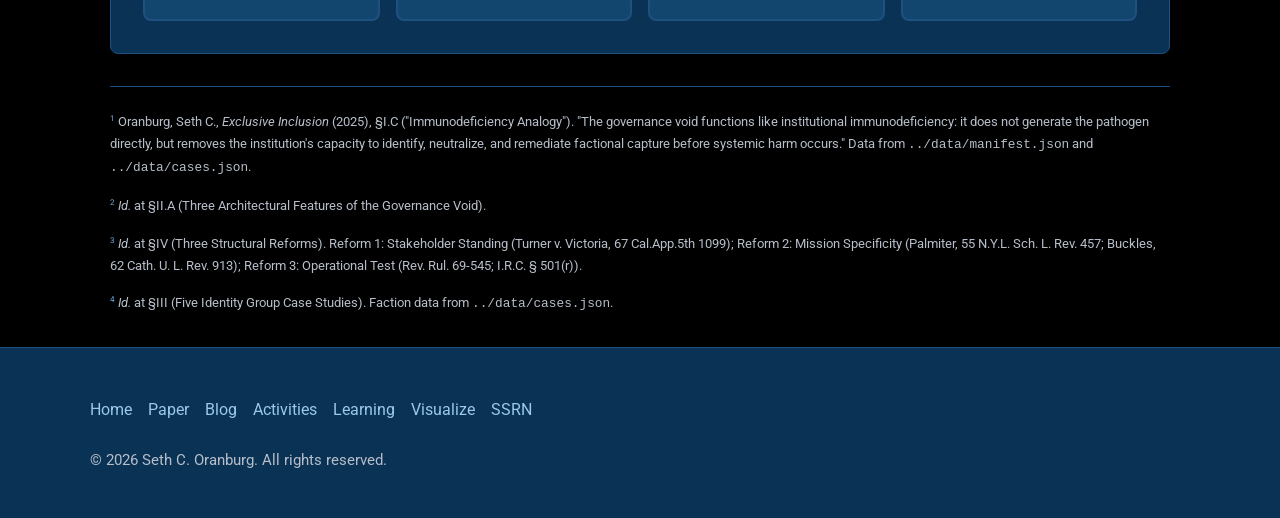
<file: visualize/dashboard.html>
<!DOCTYPE html>
<html lang="en" data-theme="dark">
<head>
  <meta charset="UTF-8">
  <meta name="viewport" content="width=device-width, initial-scale=1.0">
  <title>Immunodeficiency Dashboard — Exclusive Inclusion</title>
  <meta name="description" content="Institutional Immunodeficiency Status Dashboard: modeling the governance void as institutional immunodeficiency.">
  <link rel="preconnect" href="https://fonts.googleapis.com">
  <link rel="preconnect" href="https://fonts.gstatic.com" crossorigin>
  <link href="https://fonts.googleapis.com/css2?family=Crimson+Text:ital,wght@0,400;0,600;0,700;1,400;1,600;1,700&family=Oswald:wght@200..700&family=Roboto+Mono:ital,wght@0,100..700;1,100..700&family=Roboto:ital,wght@0,100..900;1,100..900&display=swap" rel="stylesheet">
  <link rel="stylesheet" href="../assets/css/oranburg-style.css">
  <style>
    .page-header {
      background: var(--bg-secondary);
      padding: var(--space-2xl) var(--space-xl);
      text-align: center;
      border-bottom: 3px solid var(--accent-red);
    }
    .page-header h1 { font-size: 2.2rem; margin: 0 0 var(--space-xs); }
    .page-header p { color: var(--muted); font-family: var(--font-accent); font-size: 1.05rem; margin: 0; }
    .return-link {
      display: inline-flex;
      align-items: center;
      gap: 0.4rem;
      font-family: var(--font-headline);
      font-size: 0.75rem;
      text-transform: uppercase;
      letter-spacing: 1.5px;
      color: var(--accent);
      margin-bottom: var(--space-xl);
    }
    .return-link:hover { color: var(--yellow); }

    /* ── Patient status banner ── */
    .patient-banner {
      background: var(--bg-secondary);
      border: 1px solid var(--border);
      border-left: 5px solid var(--accent-red);
      border-radius: 0 var(--radius-md) var(--radius-md) 0;
      padding: var(--space-lg) var(--space-xl);
      margin-bottom: var(--space-2xl);
      display: flex;
      align-items: center;
      gap: var(--space-xl);
    }
    .patient-icon { font-size: 2.5rem; flex-shrink: 0; }
    .patient-id { font-family: var(--font-headline); font-size: 1rem; color: var(--accent); }
    .patient-status {
      font-family: var(--font-mono);
      font-size: 0.8rem;
      padding: 4px 10px;
      border-radius: var(--radius-pill);
      background: var(--accent-red);
      color: #fff;
      letter-spacing: 1px;
      text-transform: uppercase;
    }
    .patient-status.reformed { background: #166534; }

    /* ── Gauge grid ── */
    .gauge-grid {
      display: grid;
      grid-template-columns: repeat(auto-fit, minmax(240px, 1fr));
      gap: var(--space-xl);
      margin-bottom: var(--space-2xl);
    }
    .gauge-card {
      background: var(--bg-secondary);
      border: 1px solid var(--border);
      border-radius: var(--radius-md);
      padding: var(--space-xl);
      text-align: center;
    }
    .gauge-label {
      font-family: var(--font-headline);
      font-size: 0.7rem;
      text-transform: uppercase;
      letter-spacing: 1.5px;
      color: var(--muted);
      margin-bottom: var(--space-md);
    }
    .gauge-title {
      font-family: var(--font-headline);
      font-size: 1.2rem;
      color: var(--accent);
      margin-bottom: var(--space-md);
    }
    /* SVG Arc Gauge */
    .gauge-svg { width: 160px; height: 90px; overflow: visible; }
    .gauge-track { fill: none; stroke: var(--border); stroke-width: 12; }
    .gauge-fill { fill: none; stroke: var(--accent-red); stroke-width: 12; stroke-linecap: round;
      transition: stroke-dashoffset 0.8s ease-out, stroke 0.5s; }
    .gauge-fill.high { stroke: #16a34a; }
    .gauge-value {
      font-family: var(--font-headline);
      font-size: 1.4rem;
      color: var(--accent-red);
      transition: color 0.5s;
    }
    .gauge-value.high { color: #16a34a; }
    .gauge-sublabel {
      font-family: var(--font-mono);
      font-size: 0.7rem;
      color: var(--muted);
      margin-top: var(--space-xs);
      transition: color 0.5s;
    }
    .gauge-desc { font-size: 0.85rem; color: var(--muted); margin-top: var(--space-md); line-height: 1.5; }

    /* ── Faction selector ── */
    .faction-section {
      background: var(--bg-secondary);
      border: 1px solid var(--border);
      border-radius: var(--radius-md);
      padding: var(--space-xl);
      margin-bottom: var(--space-xl);
    }
    .faction-section h3 { margin-top: 0; }
    .faction-grid {
      display: grid;
      grid-template-columns: repeat(auto-fit, minmax(180px, 1fr));
      gap: var(--space-md);
      margin-top: var(--space-lg);
    }
    .faction-btn {
      background: var(--bg-soft);
      border: 2px solid var(--border);
      border-radius: var(--radius-md);
      padding: var(--space-md);
      cursor: pointer;
      text-align: left;
      transition: border-color 0.2s, background 0.2s;
      color: var(--text);
    }
    .faction-btn:hover { border-color: var(--accent-red); background: #1a0808; }
    .faction-btn.active { border-color: var(--yellow); background: #1a150a; }
    .faction-name {
      font-family: var(--font-headline);
      font-size: 0.85rem;
      color: var(--accent);
      margin-bottom: 4px;
    }
    .faction-desc { font-size: 0.8rem; color: var(--muted); }

    /* ── Pathogen animation ── */
    .pathogen-vis {
      margin: var(--space-xl) 0;
      background: var(--bg-secondary);
      border: 1px solid var(--border);
      border-radius: var(--radius-md);
      padding: var(--space-xl);
      display: none;
    }
    .pathogen-vis.visible { display: block; }
    .pathogen-flow {
      display: flex;
      align-items: center;
      gap: var(--space-md);
      overflow-x: auto;
      padding: var(--space-md) 0;
    }
    .pathogen-node {
      text-align: center;
      flex-shrink: 0;
    }
    .pathogen-icon {
      width: 60px; height: 60px;
      border-radius: 50%;
      display: flex;
      align-items: center;
      justify-content: center;
      font-size: 1.5rem;
      margin: 0 auto var(--space-xs);
      border: 2px solid;
    }
    .pathogen-icon.danger { background: #1a0808; border-color: var(--accent-red); animation: pulse-danger 1.5s infinite; }
    .pathogen-icon.void { background: #0d0d0d; border-color: #444; }
    .pathogen-icon.harm { background: #1a0808; border-color: var(--accent-red); }
    .pathogen-icon.repelled { background: #0a1a0a; border-color: #16a34a; opacity: 0.5; }
    @keyframes pulse-danger { 0%,100%{box-shadow:0 0 0 0 rgba(178,31,44,0.4)} 50%{box-shadow:0 0 0 8px rgba(178,31,44,0)} }
    .pathogen-arrow { font-size: 1.5rem; color: var(--muted); flex-shrink: 0; }
    .pathogen-arrow.blocked { color: #16a34a; }
    .pathogen-label { font-size: 0.7rem; color: var(--muted); font-family: var(--font-mono); }

    .harm-description {
      margin-top: var(--space-xl);
      background: #1a0808;
      border-left: 4px solid var(--accent-red);
      border-radius: 0 var(--radius-md) var(--radius-md) 0;
      padding: var(--space-lg) var(--space-xl);
      font-family: var(--font-accent);
      font-size: 1.05rem;
      color: var(--accent-2);
      display: none;
    }
    .harm-description.visible { display: block; }
    .harm-description.cured {
      background: #0a1a0a;
      border-color: #16a34a;
    }

    /* ── Reform toggle ── */
    .reform-toggle-section {
      display: flex;
      align-items: center;
      gap: var(--space-xl);
      background: var(--bg-secondary);
      border: 1px solid var(--border);
      border-radius: var(--radius-md);
      padding: var(--space-xl);
      margin-bottom: var(--space-2xl);
    }
    .toggle-label { font-family: var(--font-headline); font-size: 0.8rem; text-transform: uppercase; letter-spacing: 1.5px; color: var(--muted); flex-shrink: 0; }
    .toggle-switch {
      position: relative;
      width: 56px;
      height: 28px;
      flex-shrink: 0;
    }
    .toggle-switch input { opacity: 0; width: 0; height: 0; }
    .toggle-slider {
      position: absolute;
      inset: 0;
      background: var(--accent-red);
      border-radius: var(--radius-pill);
      cursor: pointer;
      transition: background 0.3s;
    }
    .toggle-slider::before {
      content: '';
      position: absolute;
      width: 20px; height: 20px;
      left: 4px; bottom: 4px;
      background: #fff;
      border-radius: 50%;
      transition: transform 0.3s;
    }
    input:checked + .toggle-slider { background: #16a34a; }
    input:checked + .toggle-slider::before { transform: translateX(28px); }
    .toggle-desc { font-size: 0.9rem; color: var(--muted); }
    .toggle-desc strong { color: var(--accent); }

    /* ── Footnote ── */
    .footnote-bar {
      max-width: 100%;
      border-top: 1px solid var(--border);
      padding-top: var(--space-lg);
      font-size: 0.8rem;
      color: var(--muted);
      font-family: var(--font-body);
      margin-top: var(--space-xl);
    }
    sup { font-size: 0.65em; vertical-align: super; color: var(--accent); }
  </style>
  <script>
    (function(){
      try { var t=localStorage.getItem('ei-theme'); document.documentElement.setAttribute('data-theme',t==='light'||t==='dark'?t:'dark'); } catch(e){}
    })();
  </script>
  <link rel="stylesheet" href="../assets/css/og-tokens.css">
</head>
<body>

<nav aria-label="Breadcrumb" class="og-breadcrumb">
  <ol>
      <li><a href="https://oranburg.law">oranburg.law</a></li>
      <li><a href="/">Exclusive Inclusion</a></li>
      <li><a href="/visualize/">Visualize</a></li>
      <li><span aria-current="page">Immunodeficiency Dashboard</span></li>
  </ol>
</nav>


  <nav class="site-nav" aria-label="Site navigation">
    <ul>
      <li><a href="/">Home</a></li>
      <li><a href="../paper/">Full Text</a></li>
      <li><a href="../visualize/" aria-current="page">Visualizations</a></li>
      <li><a href="https://dx.doi.org/10.2139/ssrn.6423378" target="_blank" rel="noopener noreferrer">SSRN</a></li>
      <li>
        <button class="theme-toggle" id="themeToggle" aria-label="Toggle light/dark mode">
          <svg class="icon-sun" width="18" height="18" viewBox="0 0 24 24" fill="none" stroke="currentColor" stroke-width="2" stroke-linecap="round" stroke-linejoin="round" aria-hidden="true"><circle cx="12" cy="12" r="5"/><line x1="12" y1="1" x2="12" y2="3"/><line x1="12" y1="21" x2="12" y2="23"/><line x1="4.22" y1="4.22" x2="5.64" y2="5.64"/><line x1="18.36" y1="18.36" x2="19.78" y2="19.78"/><line x1="1" y1="12" x2="3" y2="12"/><line x1="21" y1="12" x2="23" y2="12"/><line x1="4.22" y1="19.78" x2="5.64" y2="18.36"/><line x1="18.36" y1="5.64" x2="19.78" y2="4.22"/></svg>
          <svg class="icon-moon" width="18" height="18" viewBox="0 0 24 24" fill="none" stroke="currentColor" stroke-width="2" stroke-linecap="round" stroke-linejoin="round" aria-hidden="true"><path d="M21 12.79A9 9 0 1 1 11.21 3 7 7 0 0 0 21 12.79z"/></svg>
        </button>
      </li>
    </ul>
  </nav>

  <header class="page-header">
    <h1>Institutional Immunodeficiency Dashboard</h1>
    <p>Modeling the university as a patient: governance void as immune failure.<sup>1</sup></p>
  </header>

  <main class="site-content">
    <a href="../visualize/" class="return-link">← Return to Visualization Hub</a>

    <!-- Patient Banner -->
    <div class="patient-banner" id="patientBanner">
      <div class="patient-icon">🏛️</div>
      <div>
        <div class="patient-id">Patient: American Research University (Composite)</div>
        <div style="font-size:0.85rem;color:var(--muted);margin-top:4px">Self-perpetuating board · Vague mission · No stakeholder standing</div>
      </div>
      <div style="margin-left:auto;text-align:right">
        <div class="patient-status" id="patientStatus">IMMUNODEFICIENT</div>
        <div style="font-size:0.75rem;color:var(--muted);margin-top:4px" id="patientDiagnosis">Governance Void Active</div>
      </div>
    </div>

    <h2>Accountability Gauges</h2>
    <p>Three structural dimensions of institutional immunity. All three are currently set to Low/Void — the governance architecture as currently structured.<sup>2</sup></p>

    <div class="gauge-grid" id="gaugeGrid">
      <!-- Gauges rendered by JS -->
    </div>

    <!-- Reform Toggle -->
    <div class="reform-toggle-section">
      <div class="toggle-label">Apply Structural Reforms</div>
      <label class="toggle-switch">
        <input type="checkbox" id="reformToggle" onchange="applyReforms(this.checked)">
        <span class="toggle-slider"></span>
      </label>
      <div class="toggle-desc">Toggle to apply <strong>Reforms 1–3</strong> (Stakeholder Standing + Mission Specificity + Operational Test) and observe immunity restoration.<sup>3</sup></div>
    </div>

    <h2>Pathogen Simulation</h2>
    <p>Select a faction from the case studies to observe how it bypasses the hollow gauges to impact the institution — or, when reforms are active, how it is repelled by justiciable standards.<sup>4</sup></p>

    <div class="faction-section">
      <h3>Select a Faction</h3>
      <div class="faction-grid" id="factionGrid">
        <!-- Factions rendered by JS -->
      </div>
    </div>

    <div class="pathogen-vis" id="pathogenVis">
      <h3 id="pathogenTitle">Pathogen Flow</h3>
      <div class="pathogen-flow" id="pathogenFlow"></div>
    </div>

    <div class="harm-description" id="harmDesc"></div>

    <div class="footnote-bar">
      <p><sup>1</sup> Oranburg, Seth C., <em>Exclusive Inclusion</em> (2025), §I.C ("Immunodeficiency Analogy"). "The governance void functions like institutional immunodeficiency: it does not generate the pathogen directly, but removes the institution's capacity to identify, neutralize, and remediate factional capture before systemic harm occurs." Data from <code>../data/manifest.json</code> and <code>../data/cases.json</code>.</p>
      <p><sup>2</sup> <em>Id.</em> at §II.A (Three Architectural Features of the Governance Void).</p>
      <p><sup>3</sup> <em>Id.</em> at §IV (Three Structural Reforms). Reform 1: Stakeholder Standing (Turner v. Victoria, 67 Cal.App.5th 1099); Reform 2: Mission Specificity (Palmiter, 55 N.Y.L. Sch. L. Rev. 457; Buckles, 62 Cath. U. L. Rev. 913); Reform 3: Operational Test (Rev. Rul. 69-545; I.R.C. § 501(r)).</p>
      <p><sup>4</sup> <em>Id.</em> at §III (Five Identity Group Case Studies). Faction data from <code>../data/cases.json</code>.</p>
    </div>
  </main>

  <footer role="contentinfo" class="og-footer">
  <div class="og-footer-inner">
    <nav aria-label="Footer">
      <ul>
        <li><a href="https://oranburg.law">Home</a></li>
        <li><a href="/paper/">Paper</a></li>
        <li><a href="/blog/">Blog</a></li>
        <li><a href="/activities/">Activities</a></li>
        <li><a href="/learning/">Learning</a></li>
        <li><a href="/visualize/">Visualize</a></li>
        <li><a href="https://ssrn.com/abstract=6423378">SSRN</a></li>
      </ul>
    </nav>
    <p class="og-footer-copyright">&copy; 2026 Seth C. Oranburg. All rights reserved.</p>
  </div>
</footer>


  <script>
    document.getElementById('themeToggle').addEventListener('click', function(){
      var next = document.documentElement.getAttribute('data-theme') === 'dark' ? 'light' : 'dark';
      document.documentElement.setAttribute('data-theme', next);
      try { localStorage.setItem('ei-theme', next); } catch(e){}
    });

    var reformsActive = false;
    var currentFaction = null;
    var casesData = null;

    var gauges = [
      {
        id: 'standing',
        title: 'Stakeholder Standing',
        desc: 'Capacity of students and faculty to bring derivative claims enforcing fiduciary duties against the board.',
        voidLevel: 5,
        reformLevel: 82,
        voidLabel: 'VOID',
        reformLabel: 'RESTORED',
        source: 'Turner v. Victoria, 67 Cal.App.5th 1099 (Cal. Ct. App. 2021)'
      },
      {
        id: 'mission',
        title: 'Mission Specificity',
        desc: 'Operational content of stated mission; degree to which mission statement generates judicially cognizable obligations.',
        voidLevel: 8,
        reformLevel: 78,
        voidLabel: 'HOLLOW',
        reformLabel: 'OPERATIVE',
        source: 'Palmiter, 55 N.Y.L. Sch. L. Rev. 457 (2011); Buckles, 62 Cath. U. L. Rev. 913 (2013)'
      },
      {
        id: 'fiduciary',
        title: 'Fiduciary Duty',
        desc: 'Substantive enforceability of the duty of obedience; degree to which fiduciary norms constrain board conduct against factional capture.',
        voidLevel: 12,
        reformLevel: 85,
        voidLabel: 'LOW/VOID',
        reformLabel: 'JUSTICIABLE',
        source: 'Buckles Taxonomy of Obedience Norms (Legality, Charter Fidelity, Donor Restriction, Public Purpose)'
      }
    ];

    var factions = [
      {
        id: 'antisemitism',
        name: 'Coordinated Antisemitism Faction',
        caseId: 'case_001',
        desc: 'Faculty organizations using departmental authority to exclude Jewish students and scholars.',
        bypasses: 'Exploits absent standing: affected students cannot challenge departmental decisions internally.',
        harm: '57.3% of Jewish students experienced direct antisemitism; encampment exclusion zones; faculty boycott endorsers in academic leadership positions shaping curricula. Federal Title VI investigations into 60+ institutions followed — but no settlement required governance reform.<sup>†</sup>',
        reformRepel: 'Under Reform 1 (stakeholder standing), affected Jewish students could file derivative claims challenging departmental decisions. Under Reform 2 (mission specificity), the institution\'s equal-treatment commitment becomes an enforceable fiduciary obligation. Under Reform 3 (operational test), IRS conditions 501(c)(3) status on demonstrated governance accountability.',
        source: 'Waldman-Levi et al. (2025) national survey; Avni & Samuel, J. of Jewish Education 91(2):103-106 (2025)'
      },
      {
        id: 'raceavoidant',
        name: 'Race-Avoidant DEI Faction',
        caseId: 'case_002',
        desc: 'DEI programs optimizing for legal defensibility post-SFFA by excluding race from "diversity" metrics.',
        bypasses: 'Exploits hollow mission: program design decisions are unreviewable under business judgment rule.',
        harm: 'Women of Color formally included in "women" category but excluded from substantive inclusion practices. Pattern replicated across four institutions — consistent with governance architecture as cause, not individual actors.<sup>†</sup>',
        reformRepel: 'Mission specificity reform requires operational benchmarks for "inclusion" that the Buckles taxonomy\'s Dynamic Charter Fidelity Norm makes binding — including race-gender intersection. The program cannot optimize for legal defensibility over substantive inclusion without breaching enforceable fiduciary duty.',
        source: 'Karpicz, Nakajima & Gutzwa, J. Women & Gender in Higher Education 17(4):357-379 (2024)'
      },
      {
        id: 'ideological',
        name: 'Ideological Conformity Faction',
        caseId: 'case_004',
        desc: 'Faculty hiring/evaluation committees enforcing unstated ideological conformity norms.',
        bypasses: 'Exploits no stakeholder standing: faculty with non-conforming views have no derivative claim pathway.',
        harm: '55% of conservative faculty hide their political views to keep their jobs (vs. 17% liberal faculty). 35% have toned down their writing for fear of controversy — nearly 4x the McCarthy-era rate. 23% report departmental hostility.<sup>†</sup>',
        reformRepel: 'Stakeholder standing allows faculty to challenge systematic hiring practices producing ideological exclusion. Mission specificity reform requires academic freedom commitments to function as enforceable obligations, not aspirational statements.',
        source: 'FIRE 2024 Faculty Survey (6,269 faculty, 55 institutions); Rothman, Lichter & Nevitte, The Forum 3(1) (2005)'
      },
      {
        id: 'accommodation',
        name: 'Accommodation Non-Delivery Faction',
        caseId: 'case_005',
        desc: 'Systematic under-delivery of legally mandated disability accommodations through agent discretion.',
        bypasses: 'Exploits absent standing: students with disabilities cannot enforce statutory entitlements through internal governance channels.',
        harm: 'ADA/Section 504 legal entitlements converted to contingent privileges dependent on individual officer discretion. Principal-agent chain (board → president → dean → disability services → officer) introduces unmonitored discretion at every link.<sup>†</sup>',
        reformRepel: 'Stakeholder standing allows affected students to bring derivative claims enforcing the board\'s fiduciary obligation to deliver legally mandated accommodations. Mission specificity requires operational disability access benchmarks in the charter.',
        source: 'Kelly (1996); Roslin (2022); MacKenzie et al., IJEPL 19(1) (2023)'
      }
    ];

    // Build SVG arc gauge
    function buildGauge(g, level) {
      var pct = level / 100;
      var r = 60, cx = 80, cy = 80;
      var startAngle = -Math.PI, endAngle = 0;
      var arcLen = Math.PI * r;
      var filled = arcLen * pct;
      var gap = arcLen - filled;

      var isHigh = level > 50;

      return '<svg class="gauge-svg" viewBox="0 0 160 90" aria-hidden="true">' +
        '<path class="gauge-track" d="M 20 80 A 60 60 0 0 1 140 80" stroke-dasharray="' + arcLen.toFixed(1) + ' 9999"/>' +
        '<path class="gauge-fill' + (isHigh ? ' high' : '') + '" d="M 20 80 A 60 60 0 0 1 140 80" ' +
          'stroke-dasharray="' + filled.toFixed(1) + ' ' + gap.toFixed(1) + '" />' +
        '<text x="80" y="70" text-anchor="middle" class="gauge-value' + (isHigh ? ' high' : '') + '" style="fill:' + (isHigh ? '#16a34a' : 'var(--accent-red)') + ';font-family:var(--font-headline);font-size:18px;font-weight:700">' + level + '%</text>' +
        '</svg>';
    }

    function renderGauges(reformed) {
      var grid = document.getElementById('gaugeGrid');
      grid.innerHTML = '';
      gauges.forEach(function(g) {
        var level = reformed ? g.reformLevel : g.voidLevel;
        var card = document.createElement('div');
        card.className = 'gauge-card';
        card.innerHTML =
          '<div class="gauge-label">' + (reformed ? '✓ Reform Applied' : '⚠ Current State') + '</div>' +
          '<div class="gauge-title">' + g.title + '</div>' +
          buildGauge(g, level) +
          '<div class="gauge-sublabel" style="color:' + (reformed ? '#16a34a' : 'var(--accent-red)') + '">' + (reformed ? g.reformLabel : g.voidLabel) + '</div>' +
          '<div class="gauge-desc">' + escHtml(g.desc) + '<br><span style="font-size:0.75rem;font-family:var(--font-mono);color:var(--muted);margin-top:6px;display:block">' + escHtml(g.source) + '</span></div>';
        grid.appendChild(card);
      });
    }

    function renderFactions() {
      var grid = document.getElementById('factionGrid');
      grid.innerHTML = '';
      factions.forEach(function(f) {
        var btn = document.createElement('button');
        btn.className = 'faction-btn';
        btn.dataset.factionId = f.id;
        btn.innerHTML = '<div class="faction-name">' + escHtml(f.name) + '</div><div class="faction-desc">' + escHtml(f.desc) + '</div>';
        btn.onclick = function() { selectFaction(f); };
        grid.appendChild(btn);
      });
    }

    function selectFaction(f) {
      currentFaction = f;
      document.querySelectorAll('.faction-btn').forEach(b => b.classList.toggle('active', b.dataset.factionId === f.id));

      var vis = document.getElementById('pathogenVis');
      vis.classList.add('visible');

      var title = document.getElementById('pathogenTitle');
      title.textContent = (reformsActive ? '✓ Faction Repelled: ' : '⚠ Faction Bypassing Gauges: ') + f.name;

      var flow = document.getElementById('pathogenFlow');
      flow.innerHTML = '';

      var nodes = reformsActive ? [
        { icon: '🦠', label: 'Faction', cls: 'danger' },
        { arrow: true, blocked: false },
        { icon: '⚖️', label: 'Standing', cls: 'void' },
        { arrow: true, blocked: true },
        { icon: '📜', label: 'Mission', cls: 'void' },
        { arrow: true, blocked: true },
        { icon: '🛡️', label: 'Fiduciary', cls: 'void' },
        { arrow: true, blocked: true },
        { icon: '✋', label: 'Repelled', cls: 'repelled' }
      ] : [
        { icon: '🦠', label: 'Faction', cls: 'danger' },
        { arrow: true, blocked: false },
        { icon: '💀', label: 'No Standing', cls: 'void' },
        { arrow: true, blocked: false },
        { icon: '📄', label: 'Hollow Mission', cls: 'void' },
        { arrow: true, blocked: false },
        { icon: '🔓', label: 'Void Duty', cls: 'void' },
        { arrow: true, blocked: false },
        { icon: '🏛️', label: 'Institution Harmed', cls: 'harm' }
      ];

      nodes.forEach(function(n) {
        if (n.arrow) {
          var a = document.createElement('div');
          a.className = 'pathogen-arrow' + (n.blocked ? ' blocked' : '');
          a.textContent = n.blocked ? '✗' : '→';
          flow.appendChild(a);
        } else {
          var d = document.createElement('div');
          d.className = 'pathogen-node';
          d.innerHTML = '<div class="pathogen-icon ' + n.cls + '">' + n.icon + '</div><div class="pathogen-label">' + escHtml(n.label) + '</div>';
          flow.appendChild(d);
        }
      });

      var harm = document.getElementById('harmDesc');
      harm.classList.add('visible');
      harm.classList.toggle('cured', reformsActive);
      harm.innerHTML = reformsActive
        ? '<strong style="color:#16a34a">Repelled by Justiciable Standards:</strong> ' + f.reformRepel + '<br><sup style="font-size:0.7em;color:var(--muted)">Source: ' + escHtml(f.source) + '</sup>'
        : '<strong style="color:var(--accent-red)">Institutional Harm:</strong> ' + f.harm + '<br><sup style="font-size:0.7em;color:var(--muted)">†Source: ' + escHtml(f.source) + '</sup>';
    }

    function applyReforms(checked) {
      reformsActive = checked;
      renderGauges(checked);

      var status = document.getElementById('patientStatus');
      var diag = document.getElementById('patientDiagnosis');
      status.textContent = checked ? 'IMMUNE-RESTORED' : 'IMMUNODEFICIENT';
      status.className = 'patient-status' + (checked ? ' reformed' : '');
      diag.textContent = checked ? 'Reforms 1–3 Active' : 'Governance Void Active';

      if (currentFaction) selectFaction(currentFaction);
    }

    function escHtml(s) {
      return String(s).replace(/&/g,'&amp;').replace(/</g,'&lt;').replace(/>/g,'&gt;').replace(/"/g,'&quot;');
    }

    // Initialize
    renderGauges(false);
    renderFactions();
  </script>
</body>
</html>
</file>
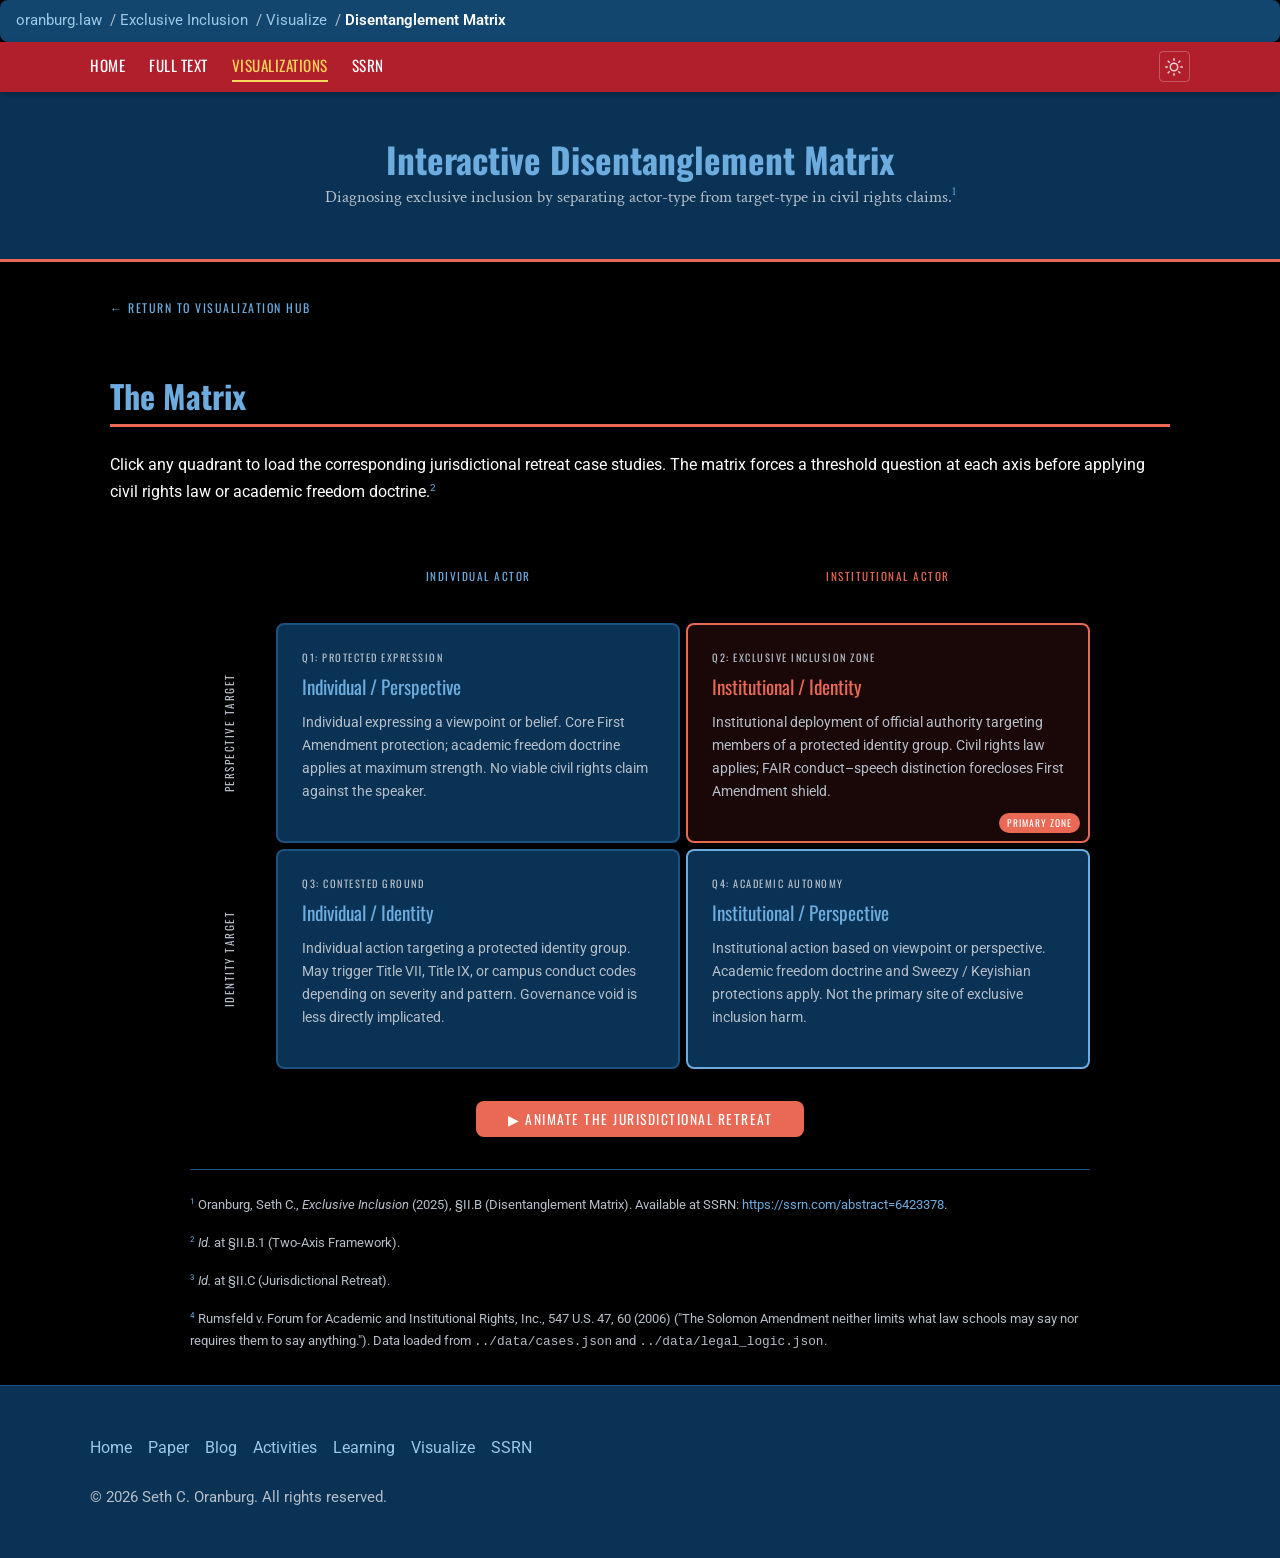
<file: visualize/matrix.html>
<!DOCTYPE html>
<html lang="en" data-theme="dark">
<head>
  <meta charset="UTF-8">
  <meta name="viewport" content="width=device-width, initial-scale=1.0">
  <title>Disentanglement Matrix — Exclusive Inclusion</title>
  <meta name="description" content="Interactive Disentanglement Matrix: visualizing the actor–target axes of exclusive inclusion theory.">
  <link rel="preconnect" href="https://fonts.googleapis.com">
  <link rel="preconnect" href="https://fonts.gstatic.com" crossorigin>
  <link href="https://fonts.googleapis.com/css2?family=Crimson+Text:ital,wght@0,400;0,600;0,700;1,400;1,600;1,700&family=Oswald:wght@200..700&family=Roboto+Mono:ital,wght@0,100..700;1,100..700&family=Roboto:ital,wght@0,100..900;1,100..900&display=swap" rel="stylesheet">
  <link rel="stylesheet" href="../assets/css/oranburg-style.css">
  <style>
    /* ── Page layout ── */
    .page-header {
      background: var(--bg-secondary);
      padding: var(--space-2xl) var(--space-xl);
      text-align: center;
      border-bottom: 3px solid var(--accent-red);
    }
    .page-header h1 { font-size: 2.2rem; margin: 0 0 var(--space-xs); }
    .page-header p { color: var(--muted); font-family: var(--font-accent); font-size: 1.05rem; margin: 0; }
    .return-link {
      display: inline-flex;
      align-items: center;
      gap: 0.4rem;
      font-family: var(--font-headline);
      font-size: 0.75rem;
      text-transform: uppercase;
      letter-spacing: 1.5px;
      color: var(--accent);
      margin-bottom: var(--space-xl);
    }
    .return-link:hover { color: var(--yellow); }

    /* ── Matrix grid ── */
    .matrix-wrapper {
      display: grid;
      grid-template-columns: 80px 1fr 1fr;
      grid-template-rows: 80px 1fr 1fr;
      gap: 6px;
      max-width: 900px;
      margin: var(--space-xl) auto;
    }
    .axis-label {
      display: flex;
      align-items: center;
      justify-content: center;
      font-family: var(--font-headline);
      font-size: 0.7rem;
      text-transform: uppercase;
      letter-spacing: 1.5px;
      color: var(--muted);
    }
    .axis-label.vertical {
      writing-mode: vertical-rl;
      transform: rotate(180deg);
      grid-column: 1;
      grid-row: 2 / span 2;
    }
    .axis-label.col-top-1 { grid-column: 2; grid-row: 1; color: var(--accent); }
    .axis-label.col-top-2 { grid-column: 3; grid-row: 1; color: var(--accent-red); }
    .axis-label.row-left-1 { grid-column: 1; grid-row: 2; }
    .axis-label.row-left-2 { grid-column: 1; grid-row: 3; }

    .quadrant {
      min-height: 220px;
      padding: var(--space-lg);
      border: 2px solid var(--border);
      border-radius: var(--radius-md);
      cursor: pointer;
      transition: border-color 0.2s, background 0.2s, transform 0.15s;
      position: relative;
      overflow: hidden;
    }
    .quadrant:hover { transform: translateY(-2px); }
    .quadrant.q-protected { background: var(--bg-secondary); border-color: var(--accent); }
    .quadrant.q-protected:hover { border-color: var(--accent-2); background: var(--bg-soft); }
    .quadrant.q-exclusive-inclusion { background: #1a0808; border-color: var(--accent-red); }
    .quadrant.q-exclusive-inclusion:hover { border-color: #e82f35; background: #220a0a; }
    .quadrant.q-individual-id { background: var(--bg-secondary); border-color: var(--border); }
    .quadrant.q-individual-id:hover { border-color: var(--accent); background: var(--bg-soft); }
    .quadrant.q-institutional-persp { background: var(--bg-secondary); border-color: var(--border); }
    .quadrant.q-institutional-persp:hover { border-color: var(--accent); background: var(--bg-soft); }
    .quadrant.active { box-shadow: 0 0 0 3px var(--yellow); }

    .q-label {
      font-family: var(--font-headline);
      font-size: 0.65rem;
      text-transform: uppercase;
      letter-spacing: 1.5px;
      color: var(--muted);
      margin-bottom: var(--space-xs);
    }
    .q-title {
      font-family: var(--font-headline);
      font-size: 1.2rem;
      color: var(--accent);
      margin-bottom: var(--space-sm);
    }
    .q-exclusive-inclusion .q-title { color: var(--accent-red); }
    .q-desc { font-size: 0.9rem; color: var(--muted); line-height: 1.6; }
    .q-badge {
      position: absolute;
      bottom: var(--space-sm);
      right: var(--space-sm);
      font-family: var(--font-headline);
      font-size: 0.6rem;
      text-transform: uppercase;
      letter-spacing: 1px;
      padding: 2px 8px;
      border-radius: var(--radius-pill);
      background: var(--accent-red);
      color: #fff;
      opacity: 0;
      transition: opacity 0.2s;
    }
    .q-exclusive-inclusion .q-badge { opacity: 1; }

    /* ── Retreat animation ── */
    .retreat-btn {
      display: flex;
      align-items: center;
      gap: var(--space-sm);
      margin: 0 auto var(--space-xl);
      background: var(--accent-red);
      color: #fff;
      border: none;
      border-radius: var(--radius-md);
      padding: var(--space-sm) var(--space-xl);
      font-family: var(--font-headline);
      font-size: 0.85rem;
      text-transform: uppercase;
      letter-spacing: 1.5px;
      cursor: pointer;
      transition: background 0.2s;
    }
    .retreat-btn:hover { background: #e82f35; }

    .retreat-stage {
      max-width: 900px;
      margin: 0 auto var(--space-xl);
      display: none;
    }
    .retreat-stage.visible { display: block; }
    .retreat-arrow {
      display: flex;
      align-items: center;
      justify-content: space-between;
      gap: var(--space-md);
      background: var(--bg-secondary);
      border: 1px solid var(--border);
      border-radius: var(--radius-md);
      padding: var(--space-xl);
    }
    .retreat-box {
      flex: 1;
      text-align: center;
      padding: var(--space-lg);
      border-radius: var(--radius-md);
      border: 2px solid;
    }
    .retreat-box.from { border-color: var(--accent-red); background: #1a0808; }
    .retreat-box.to { border-color: var(--accent); background: var(--bg-soft); }
    .retreat-box .rb-label {
      font-family: var(--font-headline);
      font-size: 0.65rem;
      text-transform: uppercase;
      letter-spacing: 1.5px;
      color: var(--muted);
      margin-bottom: var(--space-xs);
    }
    .retreat-box .rb-title { font-family: var(--font-headline); font-size: 1.1rem; }
    .retreat-box.from .rb-title { color: var(--accent-red); }
    .retreat-box.to .rb-title { color: var(--accent); }
    .retreat-box .rb-desc { font-size: 0.85rem; color: var(--muted); margin-top: var(--space-sm); }
    .retreat-arrow-icon { font-size: 2rem; color: var(--yellow); flex-shrink: 0; }
    .retreat-animated { animation: slideRight 0.6s ease-out; }
    @keyframes slideRight {
      from { transform: translateX(-30px); opacity: 0; }
      to { transform: translateX(0); opacity: 1; }
    }

    /* ── Case panel ── */
    .case-panel {
      max-width: 900px;
      margin: 0 auto var(--space-2xl);
      display: none;
    }
    .case-panel.visible { display: block; }
    .case-panel-title {
      font-family: var(--font-headline);
      font-size: 0.65rem;
      text-transform: uppercase;
      letter-spacing: 1.5px;
      color: var(--accent-red);
      margin-bottom: var(--space-md);
    }
    .case-list { display: flex; flex-direction: column; gap: var(--space-md); }
    .case-card {
      background: var(--bg-secondary);
      border: 1px solid var(--border);
      border-left: 4px solid var(--accent-red);
      border-radius: 0 var(--radius-md) var(--radius-md) 0;
      padding: var(--space-lg) var(--space-xl);
    }
    .case-card h4 { color: var(--accent); margin: 0 0 var(--space-xs); font-size: 1rem; }
    .case-card p { color: var(--muted); font-size: 0.9rem; margin: 0; }
    .case-card .retreat-mechanism {
      margin-top: var(--space-sm);
      font-family: var(--font-accent);
      font-style: italic;
      color: var(--accent-2);
      font-size: 0.9rem;
    }
    .case-cite {
      font-size: 0.75rem;
      color: var(--muted);
      margin-top: var(--space-xs);
      font-family: var(--font-mono);
    }

    /* ── Footnote ── */
    .footnote-bar {
      max-width: 900px;
      margin: var(--space-xl) auto 0;
      border-top: 1px solid var(--border);
      padding-top: var(--space-lg);
      font-size: 0.8rem;
      color: var(--muted);
      font-family: var(--font-body);
    }
    sup { font-size: 0.65em; vertical-align: super; color: var(--accent); }

    @media (max-width: 700px) {
      .matrix-wrapper { grid-template-columns: 40px 1fr 1fr; }
      .axis-label { font-size: 0.6rem; }
      .retreat-arrow { flex-direction: column; }
    }
  </style>
  <script>
    (function(){
      try { var t=localStorage.getItem('ei-theme'); document.documentElement.setAttribute('data-theme',t==='light'||t==='dark'?t:'dark'); } catch(e){}
    })();
  </script>
  <link rel="stylesheet" href="../assets/css/og-tokens.css">
</head>
<body>

<nav aria-label="Breadcrumb" class="og-breadcrumb">
  <ol>
      <li><a href="https://oranburg.law">oranburg.law</a></li>
      <li><a href="/">Exclusive Inclusion</a></li>
      <li><a href="/visualize/">Visualize</a></li>
      <li><span aria-current="page">Disentanglement Matrix</span></li>
  </ol>
</nav>


  <nav class="site-nav" aria-label="Site navigation">
    <ul>
      <li><a href="/">Home</a></li>
      <li><a href="../paper/">Full Text</a></li>
      <li><a href="../visualize/" aria-current="page">Visualizations</a></li>
      <li><a href="https://dx.doi.org/10.2139/ssrn.6423378" target="_blank" rel="noopener noreferrer">SSRN</a></li>
      <li>
        <button class="theme-toggle" id="themeToggle" aria-label="Toggle light/dark mode">
          <svg class="icon-sun" width="18" height="18" viewBox="0 0 24 24" fill="none" stroke="currentColor" stroke-width="2" stroke-linecap="round" stroke-linejoin="round" aria-hidden="true"><circle cx="12" cy="12" r="5"/><line x1="12" y1="1" x2="12" y2="3"/><line x1="12" y1="21" x2="12" y2="23"/><line x1="4.22" y1="4.22" x2="5.64" y2="5.64"/><line x1="18.36" y1="18.36" x2="19.78" y2="19.78"/><line x1="1" y1="12" x2="3" y2="12"/><line x1="21" y1="12" x2="23" y2="12"/><line x1="4.22" y1="19.78" x2="5.64" y2="18.36"/><line x1="18.36" y1="5.64" x2="19.78" y2="4.22"/></svg>
          <svg class="icon-moon" width="18" height="18" viewBox="0 0 24 24" fill="none" stroke="currentColor" stroke-width="2" stroke-linecap="round" stroke-linejoin="round" aria-hidden="true"><path d="M21 12.79A9 9 0 1 1 11.21 3 7 7 0 0 0 21 12.79z"/></svg>
        </button>
      </li>
    </ul>
  </nav>

  <header class="page-header">
    <h1>Interactive Disentanglement Matrix</h1>
    <p>Diagnosing exclusive inclusion by separating actor-type from target-type in civil rights claims.<sup>1</sup></p>
  </header>

  <main class="site-content">
    <a href="../visualize/" class="return-link">← Return to Visualization Hub</a>

    <h2>The Matrix</h2>
    <p>Click any quadrant to load the corresponding jurisdictional retreat case studies. The matrix forces a threshold question at each axis before applying civil rights law or academic freedom doctrine.<sup>2</sup></p>

    <div class="matrix-wrapper" id="matrix" role="grid" aria-label="Disentanglement Matrix">
      <!-- Corner spacer -->
      <div></div>
      <div class="axis-label col-top-1">Individual Actor</div>
      <div class="axis-label col-top-2">Institutional Actor</div>

      <div class="axis-label row-left-1" style="writing-mode:vertical-rl;transform:rotate(180deg)">Perspective Target</div>
      <div class="quadrant q-individual-id" data-quadrant="individual-perspective"
           role="gridcell" tabindex="0" aria-label="Quadrant: Individual Actor / Perspective Target"
           onclick="selectQuadrant(this,'individual-perspective')"
           onkeydown="if(event.key==='Enter'||event.key===' ')selectQuadrant(this,'individual-perspective')">
        <div class="q-label">Q1: Protected Expression</div>
        <div class="q-title">Individual / Perspective</div>
        <div class="q-desc">Individual expressing a viewpoint or belief. Core First Amendment protection; academic freedom doctrine applies at maximum strength. No viable civil rights claim against the speaker.</div>
      </div>
      <div class="quadrant q-exclusive-inclusion" data-quadrant="institutional-identity"
           role="gridcell" tabindex="0" aria-label="Quadrant: Institutional Actor / Identity Target — Exclusive Inclusion Zone"
           onclick="selectQuadrant(this,'institutional-identity')"
           onkeydown="if(event.key==='Enter'||event.key===' ')selectQuadrant(this,'institutional-identity')">
        <div class="q-label">Q2: Exclusive Inclusion Zone</div>
        <div class="q-title">Institutional / Identity</div>
        <div class="q-desc">Institutional deployment of official authority targeting members of a protected identity group. Civil rights law applies; FAIR conduct–speech distinction forecloses First Amendment shield.</div>
        <div class="q-badge">Primary Zone</div>
      </div>

      <div class="axis-label row-left-2" style="writing-mode:vertical-rl;transform:rotate(180deg)">Identity Target</div>
      <div class="quadrant q-institutional-persp" data-quadrant="individual-identity"
           role="gridcell" tabindex="0" aria-label="Quadrant: Individual Actor / Identity Target"
           onclick="selectQuadrant(this,'individual-identity')"
           onkeydown="if(event.key==='Enter'||event.key===' ')selectQuadrant(this,'individual-identity')">
        <div class="q-label">Q3: Contested Ground</div>
        <div class="q-title">Individual / Identity</div>
        <div class="q-desc">Individual action targeting a protected identity group. May trigger Title VII, Title IX, or campus conduct codes depending on severity and pattern. Governance void is less directly implicated.</div>
      </div>
      <div class="quadrant q-protected" data-quadrant="institutional-perspective"
           role="gridcell" tabindex="0" aria-label="Quadrant: Institutional Actor / Perspective Target"
           onclick="selectQuadrant(this,'institutional-perspective')"
           onkeydown="if(event.key==='Enter'||event.key===' ')selectQuadrant(this,'institutional-perspective')">
        <div class="q-label">Q4: Academic Autonomy</div>
        <div class="q-title">Institutional / Perspective</div>
        <div class="q-desc">Institutional action based on viewpoint or perspective. Academic freedom doctrine and Sweezy / Keyishian protections apply. Not the primary site of exclusive inclusion harm.</div>
      </div>
    </div>

    <!-- Retreat Animation Button -->
    <div style="text-align:center;">
      <button class="retreat-btn" onclick="showRetreat()" id="retreatBtn">
        ▶ Animate the Jurisdictional Retreat
      </button>
    </div>

    <!-- Retreat Visualization -->
    <div class="retreat-stage" id="retreatStage">
      <h3>The Jurisdictional Retreat<sup>3</sup></h3>
      <p>The Retreat occurs when an actor reframes institutional, identity-targeted conduct (Q2) as individual, perspective-based expression (Q1) to escape civil rights accountability.</p>
      <div class="retreat-arrow" id="retreatArrow">
        <div class="retreat-box from">
          <div class="rb-label">Actual Conduct</div>
          <div class="rb-title">Q2: Institutional / Identity</div>
          <div class="rb-desc">Departmental authority deployed via official budget, hiring, speaker-selection, or curriculum to systematically exclude members of a protected group.</div>
        </div>
        <div class="retreat-arrow-icon">→</div>
        <div class="retreat-box to">
          <div class="rb-label">Actor's Reframing</div>
          <div class="rb-title">Q1: Individual / Perspective</div>
          <div class="rb-desc">Actor claims personal academic freedom, individual expression, or viewpoint-based discretion — retreating from institutional accountability to individual immunity.</div>
        </div>
      </div>
      <p style="text-align:center;margin-top:var(--space-md);font-family:var(--font-accent);font-style:italic;color:var(--accent-2);">
        "The FAIR doctrine forecloses this retreat: institutional deployment of official authority is conduct regulation, not speech, regardless of its expressive dimensions."<sup>4</sup>
      </p>
    </div>

    <!-- Case Panel -->
    <div class="case-panel" id="casePanel">
      <div class="case-panel-title" id="casePanelTitle">Jurisdictional Retreat Case Studies</div>
      <div class="case-list" id="caseList">
        <p style="color:var(--muted);">Loading cases…</p>
      </div>
    </div>

    <div class="footnote-bar">
      <p><sup>1</sup> Oranburg, Seth C., <em>Exclusive Inclusion</em> (2025), §II.B (Disentanglement Matrix). Available at SSRN: <a href="https://ssrn.com/abstract=6423378" target="_blank" rel="noopener noreferrer">https://ssrn.com/abstract=6423378</a>.</p>
      <p><sup>2</sup> <em>Id.</em> at §II.B.1 (Two-Axis Framework).</p>
      <p><sup>3</sup> <em>Id.</em> at §II.C (Jurisdictional Retreat).</p>
      <p><sup>4</sup> Rumsfeld v. Forum for Academic and Institutional Rights, Inc., 547 U.S. 47, 60 (2006) ("The Solomon Amendment neither limits what law schools may say nor requires them to say anything."). Data loaded from <code>../data/cases.json</code> and <code>../data/legal_logic.json</code>.</p>
    </div>
  </main>

  <footer role="contentinfo" class="og-footer">
  <div class="og-footer-inner">
    <nav aria-label="Footer">
      <ul>
        <li><a href="https://oranburg.law">Home</a></li>
        <li><a href="/paper/">Paper</a></li>
        <li><a href="/blog/">Blog</a></li>
        <li><a href="/activities/">Activities</a></li>
        <li><a href="/learning/">Learning</a></li>
        <li><a href="/visualize/">Visualize</a></li>
        <li><a href="https://ssrn.com/abstract=6423378">SSRN</a></li>
      </ul>
    </nav>
    <p class="og-footer-copyright">&copy; 2026 Seth C. Oranburg. All rights reserved.</p>
  </div>
</footer>


  <script>
    // Theme toggle
    document.getElementById('themeToggle').addEventListener('click', function(){
      var html = document.documentElement;
      var next = html.getAttribute('data-theme') === 'dark' ? 'light' : 'dark';
      html.setAttribute('data-theme', next);
      try { localStorage.setItem('ei-theme', next); } catch(e){}
    });

    var casesData = null;

    // Fetch cases.json dynamically
    fetch('../data/cases.json')
      .then(r => r.json())
      .then(d => { casesData = d; })
      .catch(() => { casesData = null; });

    var activeQuadrant = null;

    var quadrantMeta = {
      'institutional-identity': {
        label: 'Q2: Exclusive Inclusion Zone — Jurisdictional Retreat Cases',
        description: 'These cases illustrate how institutional actors deploy official authority targeting identity groups, and the retreat mechanisms used to evade accountability.',
        filterFn: function(c) { return true; } // all cases involve this quadrant
      },
      'individual-perspective': {
        label: 'Q1: Protected Expression — Retreat Destination Cases',
        description: 'Cases where the actor successfully reframed institutional conduct as individual expression — the retreat\'s destination quadrant.',
        filterFn: function(c) {
          var jr = c.jurisdictional_retreat;
          return jr && jr.mechanism && jr.mechanism.toLowerCase().includes('individual');
        }
      },
      'individual-identity': {
        label: 'Q3: Contested Ground — Individual/Identity Cases',
        description: 'Cases involving individual conduct targeting protected identity groups; governance void is less directly implicated but can still insulate perpetrators.',
        filterFn: function(c) {
          var jr = c.jurisdictional_retreat;
          return jr && jr.result;
        }
      },
      'institutional-perspective': {
        label: 'Q4: Academic Autonomy — Institutional/Perspective Cases',
        description: 'Cases where institutional viewpoint-based action was claimed; Sweezy/Keyishian protections are more salient than civil rights accountability.',
        filterFn: function(c) {
          return c.identity_group && c.identity_group.includes('Faculty');
        }
      }
    };

    function selectQuadrant(el, quadrant) {
      // Deactivate previous
      document.querySelectorAll('.quadrant').forEach(q => q.classList.remove('active'));
      el.classList.add('active');
      activeQuadrant = quadrant;

      var panel = document.getElementById('casePanel');
      var list = document.getElementById('caseList');
      var title = document.getElementById('casePanelTitle');
      var meta = quadrantMeta[quadrant];

      title.textContent = meta.label;
      panel.classList.add('visible');
      list.innerHTML = '';

      if (!casesData) {
        list.innerHTML = '<p style="color:var(--muted)">Case data not available in this context. Please serve from a web server.</p>';
        return;
      }

      var cases = casesData.cases || [];
      var filtered = quadrant === 'institutional-identity' ? cases : cases.filter(meta.filterFn);
      if (filtered.length === 0) filtered = cases;

      filtered.forEach(function(c) {
        var card = document.createElement('div');
        card.className = 'case-card';

        var jr = c.jurisdictional_retreat || {};
        var ed = c.empirical_data || {};

        card.innerHTML =
          '<h4>' + escHtml(c.identity_group || '') + ': ' + escHtml(c.headline || '') + '</h4>' +
          '<p>' + escHtml(c.governance_problem && c.governance_problem.description ? c.governance_problem.description : '') + '</p>' +
          (jr.mechanism ? '<p class="retreat-mechanism">Retreat mechanism: ' + escHtml(jr.mechanism) + '</p>' : '') +
          (jr.result ? '<p style="font-size:0.85rem;color:var(--muted);margin-top:var(--space-sm)">' + escHtml(jr.result) + '</p>' : '') +
          '<p class="case-cite">Source: ' + escHtml(typeof ed.source === 'string' ? ed.source : (ed.primary_source && ed.primary_source.citation) || 'cases.json') + '</p>';
        list.appendChild(card);
      });
    }

    function showRetreat() {
      var stage = document.getElementById('retreatStage');
      var btn = document.getElementById('retreatBtn');
      stage.classList.toggle('visible');
      if (stage.classList.contains('visible')) {
        btn.textContent = '▼ Hide Jurisdictional Retreat';
        var arrow = document.getElementById('retreatArrow');
        arrow.classList.remove('retreat-animated');
        void arrow.offsetWidth;
        arrow.classList.add('retreat-animated');
      } else {
        btn.textContent = '▶ Animate the Jurisdictional Retreat';
      }
    }

    function escHtml(s) {
      return String(s).replace(/&/g,'&amp;').replace(/</g,'&lt;').replace(/>/g,'&gt;').replace(/"/g,'&quot;');
    }
  </script>
</body>
</html>
</file>
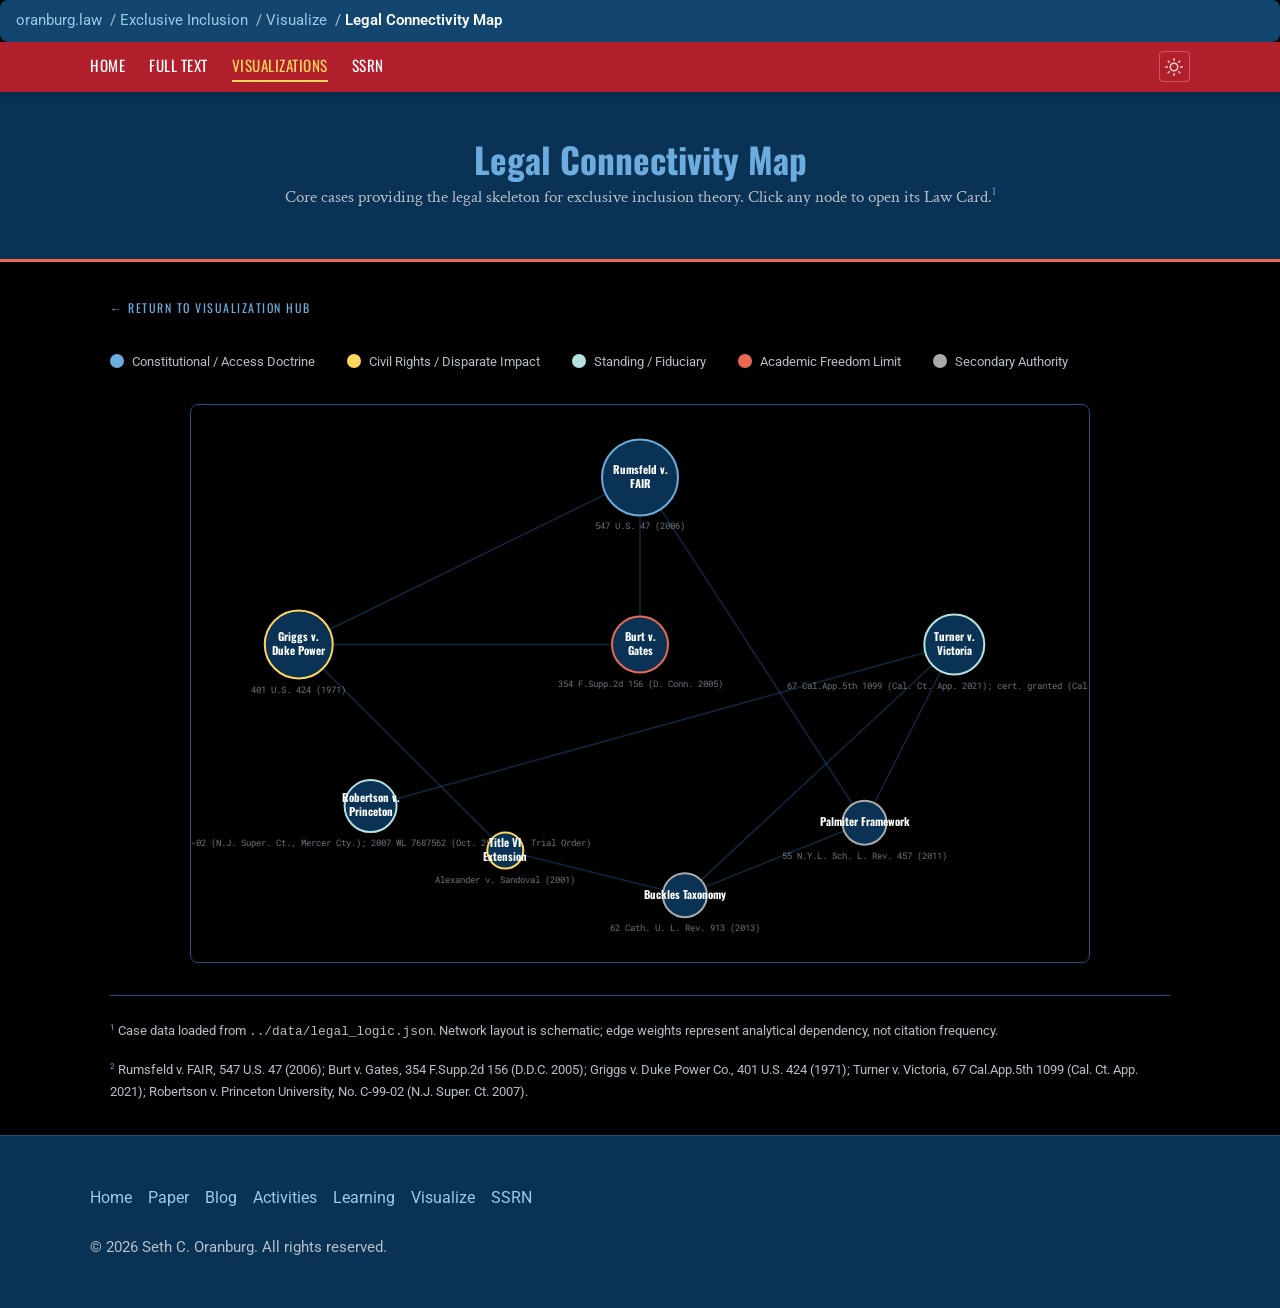
<file: visualize/network.html>
<!DOCTYPE html>
<html lang="en" data-theme="dark">
<head>
  <meta charset="UTF-8">
  <meta name="viewport" content="width=device-width, initial-scale=1.0">
  <title>Legal Connectivity Map — Exclusive Inclusion</title>
  <meta name="description" content="Node-based legal connectivity map showing how core cases provide the legal skeleton for exclusive inclusion theory.">
  <link rel="preconnect" href="https://fonts.googleapis.com">
  <link rel="preconnect" href="https://fonts.gstatic.com" crossorigin>
  <link href="https://fonts.googleapis.com/css2?family=Crimson+Text:ital,wght@0,400;0,600;0,700;1,400;1,600;1,700&family=Oswald:wght@200..700&family=Roboto+Mono:ital,wght@0,100..700;1,100..700&family=Roboto:ital,wght@0,100..900;1,100..900&display=swap" rel="stylesheet">
  <link rel="stylesheet" href="../assets/css/oranburg-style.css">
  <style>
    .page-header {
      background: var(--bg-secondary);
      padding: var(--space-2xl) var(--space-xl);
      text-align: center;
      border-bottom: 3px solid var(--accent-red);
    }
    .page-header h1 { font-size: 2.2rem; margin: 0 0 var(--space-xs); }
    .page-header p { color: var(--muted); font-family: var(--font-accent); font-size: 1.05rem; margin: 0; }
    .return-link {
      display: inline-flex;
      align-items: center;
      gap: 0.4rem;
      font-family: var(--font-headline);
      font-size: 0.75rem;
      text-transform: uppercase;
      letter-spacing: 1.5px;
      color: var(--accent);
      margin-bottom: var(--space-xl);
    }
    .return-link:hover { color: var(--yellow); }

    /* ── Network canvas ── */
    .network-container {
      position: relative;
      width: 100%;
      max-width: 900px;
      margin: 0 auto var(--space-xl);
      background: var(--bg-secondary);
      border: 1px solid var(--border);
      border-radius: var(--radius-md);
      overflow: hidden;
    }
    #networkCanvas {
      width: 100%;
      display: block;
      cursor: pointer;
    }

    /* ── Legend ── */
    .legend {
      display: flex;
      gap: var(--space-xl);
      flex-wrap: wrap;
      margin-bottom: var(--space-xl);
      font-size: 0.8rem;
      color: var(--muted);
    }
    .legend-item { display: flex; align-items: center; gap: var(--space-sm); }
    .legend-dot { width: 14px; height: 14px; border-radius: 50%; flex-shrink: 0; }

    /* ── Law Card ── */
    .law-card {
      display: none;
      background: var(--bg-secondary);
      border: 1px solid var(--border);
      border-top: 4px solid var(--accent);
      border-radius: 0 0 var(--radius-md) var(--radius-md);
      padding: var(--space-xl);
      max-width: 900px;
      margin: 0 auto var(--space-2xl);
      animation: fadeIn 0.3s ease;
    }
    .law-card.visible { display: block; }
    @keyframes fadeIn { from{opacity:0;transform:translateY(8px)} to{opacity:1;transform:translateY(0)} }

    .card-close {
      float: right;
      background: none;
      border: 1px solid var(--border);
      border-radius: var(--radius-sm);
      color: var(--muted);
      font-family: var(--font-headline);
      font-size: 0.7rem;
      text-transform: uppercase;
      letter-spacing: 1px;
      padding: 2px 8px;
      cursor: pointer;
    }
    .card-close:hover { color: var(--yellow); border-color: var(--yellow); }
    .card-label {
      font-family: var(--font-headline);
      font-size: 0.65rem;
      text-transform: uppercase;
      letter-spacing: 1.5px;
      color: var(--accent-red);
      margin-bottom: var(--space-xs);
      clear: both;
    }
    .card-name {
      font-family: var(--font-headline);
      font-size: 1.4rem;
      color: var(--accent);
      margin-bottom: var(--space-xs);
    }
    .card-citation {
      font-family: var(--font-mono);
      font-size: 0.8rem;
      color: var(--muted);
      margin-bottom: var(--space-lg);
    }
    .holding-list { list-style: none; padding: 0; margin: 0 0 var(--space-lg); }
    .holding-list li {
      padding: var(--space-sm) 0;
      border-bottom: 1px solid var(--border);
      font-size: 0.9rem;
      color: var(--muted);
      display: flex;
      gap: var(--space-sm);
    }
    .holding-list li:last-child { border-bottom: none; }
    .holding-list li::before { content: '§'; color: var(--accent); flex-shrink: 0; font-family: var(--font-headline); }
    .matrix-application {
      background: var(--bg-soft);
      border-left: 3px solid var(--yellow);
      border-radius: 0 var(--radius-sm) var(--radius-sm) 0;
      padding: var(--space-md) var(--space-lg);
      font-family: var(--font-accent);
      font-size: 0.95rem;
      color: var(--accent-2);
    }
    .matrix-application .app-label {
      font-family: var(--font-headline);
      font-size: 0.65rem;
      text-transform: uppercase;
      letter-spacing: 1.5px;
      color: var(--yellow);
      margin-bottom: var(--space-xs);
    }

    /* ── Footnote ── */
    .footnote-bar {
      border-top: 1px solid var(--border);
      padding-top: var(--space-lg);
      font-size: 0.8rem;
      color: var(--muted);
      font-family: var(--font-body);
      margin-top: var(--space-xl);
    }
    sup { font-size: 0.65em; vertical-align: super; color: var(--accent); }
  </style>
  <script>
    (function(){
      try { var t=localStorage.getItem('ei-theme'); document.documentElement.setAttribute('data-theme',t==='light'||t==='dark'?t:'dark'); } catch(e){}
    })();
  </script>
  <link rel="stylesheet" href="../assets/css/og-tokens.css">
</head>
<body>

<nav aria-label="Breadcrumb" class="og-breadcrumb">
  <ol>
      <li><a href="https://oranburg.law">oranburg.law</a></li>
      <li><a href="/">Exclusive Inclusion</a></li>
      <li><a href="/visualize/">Visualize</a></li>
      <li><span aria-current="page">Legal Connectivity Map</span></li>
  </ol>
</nav>


  <nav class="site-nav" aria-label="Site navigation">
    <ul>
      <li><a href="/">Home</a></li>
      <li><a href="../paper/">Full Text</a></li>
      <li><a href="../visualize/" aria-current="page">Visualizations</a></li>
      <li><a href="https://dx.doi.org/10.2139/ssrn.6423378" target="_blank" rel="noopener noreferrer">SSRN</a></li>
      <li>
        <button class="theme-toggle" id="themeToggle" aria-label="Toggle light/dark mode">
          <svg class="icon-sun" width="18" height="18" viewBox="0 0 24 24" fill="none" stroke="currentColor" stroke-width="2" stroke-linecap="round" stroke-linejoin="round" aria-hidden="true"><circle cx="12" cy="12" r="5"/><line x1="12" y1="1" x2="12" y2="3"/><line x1="12" y1="21" x2="12" y2="23"/><line x1="4.22" y1="4.22" x2="5.64" y2="5.64"/><line x1="18.36" y1="18.36" x2="19.78" y2="19.78"/><line x1="1" y1="12" x2="3" y2="12"/><line x1="21" y1="12" x2="23" y2="12"/><line x1="4.22" y1="19.78" x2="5.64" y2="18.36"/><line x1="18.36" y1="5.64" x2="19.78" y2="4.22"/></svg>
          <svg class="icon-moon" width="18" height="18" viewBox="0 0 24 24" fill="none" stroke="currentColor" stroke-width="2" stroke-linecap="round" stroke-linejoin="round" aria-hidden="true"><path d="M21 12.79A9 9 0 1 1 11.21 3 7 7 0 0 0 21 12.79z"/></svg>
        </button>
      </li>
    </ul>
  </nav>

  <header class="page-header">
    <h1>Legal Connectivity Map</h1>
    <p>Core cases providing the legal skeleton for exclusive inclusion theory. Click any node to open its Law Card.<sup>1</sup></p>
  </header>

  <main class="site-content">
    <a href="../visualize/" class="return-link">← Return to Visualization Hub</a>

    <div class="legend">
      <div class="legend-item"><div class="legend-dot" style="background:#6DACDE"></div> Constitutional / Access Doctrine</div>
      <div class="legend-item"><div class="legend-dot" style="background:#FFD65C"></div> Civil Rights / Disparate Impact</div>
      <div class="legend-item"><div class="legend-dot" style="background:#B5E1E1"></div> Standing / Fiduciary</div>
      <div class="legend-item"><div class="legend-dot" style="background:#E96955"></div> Academic Freedom Limit</div>
      <div class="legend-item"><div class="legend-dot" style="background:#aaa"></div> Secondary Authority</div>
    </div>

    <div class="network-container">
      <canvas id="networkCanvas" aria-label="Legal connectivity network diagram"></canvas>
    </div>

    <!-- Law Card (populated dynamically) -->
    <div class="law-card" id="lawCard">
      <button class="card-close" onclick="closeLawCard()">✕ Close</button>
      <div class="card-label">Law Card</div>
      <div class="card-name" id="cardName"></div>
      <div class="card-citation" id="cardCitation"></div>
      <ul class="holding-list" id="cardHoldings"></ul>
      <div class="matrix-application">
        <div class="app-label">Application to Exclusive Inclusion Theory</div>
        <div id="cardApplication"></div>
      </div>
    </div>

    <div class="footnote-bar">
      <p><sup>1</sup> Case data loaded from <code>../data/legal_logic.json</code>. Network layout is schematic; edge weights represent analytical dependency, not citation frequency.</p>
      <p><sup>2</sup> Rumsfeld v. FAIR, 547 U.S. 47 (2006); Burt v. Gates, 354 F.Supp.2d 156 (D.D.C. 2005); Griggs v. Duke Power Co., 401 U.S. 424 (1971); Turner v. Victoria, 67 Cal.App.5th 1099 (Cal. Ct. App. 2021); Robertson v. Princeton University, No. C-99-02 (N.J. Super. Ct. 2007).</p>
    </div>
  </main>

  <footer role="contentinfo" class="og-footer">
  <div class="og-footer-inner">
    <nav aria-label="Footer">
      <ul>
        <li><a href="https://oranburg.law">Home</a></li>
        <li><a href="/paper/">Paper</a></li>
        <li><a href="/blog/">Blog</a></li>
        <li><a href="/activities/">Activities</a></li>
        <li><a href="/learning/">Learning</a></li>
        <li><a href="/visualize/">Visualize</a></li>
        <li><a href="https://ssrn.com/abstract=6423378">SSRN</a></li>
      </ul>
    </nav>
    <p class="og-footer-copyright">&copy; 2026 Seth C. Oranburg. All rights reserved.</p>
  </div>
</footer>


  <script>
    document.getElementById('themeToggle').addEventListener('click', function(){
      var next = document.documentElement.getAttribute('data-theme') === 'dark' ? 'light' : 'dark';
      document.documentElement.setAttribute('data-theme', next);
      try { localStorage.setItem('ei-theme', next); } catch(e){}
      drawNetwork(); // redraw with new colors
    });

    // ── Nodes loaded from legal_logic.json ──────────────────────────────────
    // Node data is fetched from ../data/legal_logic.json so it stays in sync
    // when the source data is updated or replaced by the LawJ repository.
    var nodes = [];

    // Schematic layout — positions encode the analytical relationship diagram,
    // not citation frequency.  Updated whenever a new case is added to the JSON.
    var positions = {
      'legal_001':    { x: 0.50, y: 0.13 },   // Rumsfeld v. FAIR (top)
      'legal_003':    { x: 0.12, y: 0.43 },   // Griggs (left)
      'legal_005':    { x: 0.85, y: 0.43 },   // Turner (right)
      'legal_002':    { x: 0.50, y: 0.43 },   // Burt v. Gates (center)
      'legal_004':    { x: 0.20, y: 0.72 },   // Robertson v. Princeton
      'framework_001':{ x: 0.75, y: 0.75 },   // Palmiter Framework
      'framework_002':{ x: 0.55, y: 0.88 },   // Buckles Taxonomy
      'Griggs2':      { x: 0.35, y: 0.80 },   // Alexander v. Sandoval (secondary)
    };

    // Analytical edges — represent doctrinal dependency, not citation frequency.
    // Source IDs match legal_logic.json case/framework IDs.
    var edges = [
      { from: 'legal_001',    to: 'legal_002',    label: 'Conduct–Speech Distinction' },
      { from: 'legal_001',    to: 'framework_001',label: 'Reform 2 Basis' },
      { from: 'legal_003',    to: 'Griggs2',      label: 'Disparate Impact' },
      { from: 'legal_003',    to: 'legal_001',    label: 'Operational Test' },
      { from: 'legal_005',    to: 'framework_001',label: 'Standing Mechanism' },
      { from: 'legal_005',    to: 'framework_002',label: 'Obedience Enforcement' },
      { from: 'framework_001',to: 'framework_002',label: 'Taxonomy Anchor' },
      { from: 'legal_002',    to: 'legal_003',    label: 'Conduct Limit' },
      { from: 'framework_002',to: 'Griggs2',      label: 'Legality Norm' },
      { from: 'legal_004',    to: 'legal_005',    label: 'Mission Specificity Model' },
    ];

    // Color by doctrinal category
    var categoryColors = {
      constitutional: '#6DACDE',
      civilrights:    '#FFD65C',
      standing:       '#B5E1E1',
      acfreedom:      '#E96955',
      fiduciary:      '#B5E1E1',
      secondary:      '#aaa',
    };

    // Size by case importance to ExI theory
    var caseSizes = {
      legal_001: 38,
      legal_002: 28,
      legal_003: 34,
      legal_004: 26,
      legal_005: 30,
    };

    var caseCategories = {
      legal_001: 'constitutional',
      legal_002: 'acfreedom',
      legal_003: 'civilrights',
      legal_004: 'fiduciary',
      legal_005: 'standing',
    };

    // Build a renderable node from a legal_logic.json case object
    function caseToNode(c) {
      var cat = caseCategories[c.id] || 'secondary';
      var holdings = [];
      if (c.key_holdings) {
        holdings = c.key_holdings.map(function(h) { return h.holding + (h.quote ? ' \u2014 \u201c' + truncate(h.quote, 120) + '\u201d' : ''); });
      } else if (c.key_legal_principles) {
        holdings = c.key_legal_principles.map(function(p) { return p.principle + ': ' + (p.description || ''); });
      }
      var relObj = c.relevance_to_exclusive_inclusion || {};
      var application = Object.values(relObj).filter(function(v) { return typeof v === 'string'; }).join(' ');
      return {
        id: c.id,
        label: c.short_name,
        sub: c.citation,
        color: categoryColors[cat],
        size: caseSizes[c.id] || 24,
        category: cat,
        citation: c.citation + (c.court ? ' \u00b7 ' + c.court : '') + (c.vote ? ' \u00b7 ' + c.vote : ''),
        holdings: holdings,
        application: application,
      };
    }

    // Build a renderable node from a legal_logic.json framework object
    function frameworkToNode(fw) {
      var nameShort = fw.name.includes(':') ? fw.name.split(':')[1].trim() : fw.name;
      var citation = '';
      if (fw.source) citation = (fw.source.author ? fw.source.author + ', ' : '') + '\u201c' + (fw.source.title || fw.name) + ',\u201d ' + (fw.source.citation || '');
      var applyObj = fw.application_to_reform || {};
      var application = Object.values(applyObj).filter(function(v) { return typeof v === 'string'; }).join(' ');
      var holdings = (fw.norms || []).map(function(n) { return n.name + ': ' + (n.description || ''); });
      if (!holdings.length && fw.description) holdings = [fw.description];
      return {
        id: fw.id,
        label: nameShort,
        sub: fw.source ? fw.source.citation || '' : '',
        color: '#aaa',
        size: 22,
        category: 'secondary',
        citation: citation || fw.name,
        holdings: holdings,
        application: application,
      };
    }

    // ── Fetch node data, then initialise the canvas ───────────────────────
    fetch('../data/legal_logic.json')
      .then(function(r) { return r.json(); })
      .then(function(data) {
        data.cases.forEach(function(c) {
          if (positions[c.id]) nodes.push(caseToNode(c));
        });
        data.frameworks.forEach(function(fw) {
          if (positions[fw.id]) nodes.push(frameworkToNode(fw));
        });

        // Synthetic node: Alexander v. Sandoval — referenced in argument chain
        // but not yet a separate entry in legal_logic.json.
        nodes.push({
          id: 'Griggs2',
          label: 'Title VI Extension',
          sub: 'Alexander v. Sandoval (2001)',
          color: '#FFD65C',
          size: 18,
          category: 'civilrights',
          citation: 'Alexander v. Sandoval, 532 U.S. 275 (2001)',
          holdings: [
            'No private right of action to enforce disparate-impact regulations under Title VI.',
            'Title VI agency disparate-impact regulations are valid and enforceable by federal agencies.',
            'Creates the standing gap addressed by Reform 1 (Stakeholder Standing).',
          ],
          application: 'Creates the enforcement gap that makes Reform\u00a01 necessary: because private parties cannot enforce Title\u00a0VI disparate-impact regulations directly, governance reform providing derivative standing fills the gap.',
        });

        initCanvas();
        drawNetwork();
        attachEvents();
      })
      .catch(function(err) {
        console.error('Failed to load legal_logic.json:', err);
        var c = document.getElementById('networkCanvas');
        c.width = c.parentElement.clientWidth;
        c.height = Math.round(c.parentElement.clientWidth * 0.62);
        var cx = c.getContext('2d');
        cx.fillStyle = '#E96955';
        cx.font = '14px Oswald, sans-serif';
        cx.textAlign = 'center';
        cx.textBaseline = 'middle';
        cx.fillText('Failed to load case data. Please serve from a web server.', c.width / 2, c.height / 2);
      });

    var W, H, hoveredNode = null, selectedNode = null;
    var canvas, ctx;

    function initCanvas() {
      canvas = document.getElementById('networkCanvas');
      W = canvas.parentElement.clientWidth;
      H = Math.round(W * 0.62);
      canvas.width = W;
      canvas.height = H;
      canvas.style.height = H + 'px';
      ctx = canvas.getContext('2d');
    }

    function px(node) {
      var p = positions[node.id];
      if (!p) return { x: W / 2, y: H / 2 };
      return { x: p.x * W, y: p.y * H };
    }

    function drawNetwork() {
      if (!ctx) initCanvas();
      var isDark = document.documentElement.getAttribute('data-theme') !== 'light';
      var bg = isDark ? '#000000' : '#FFFFFF';
      var borderColor = isDark ? '#1E5080' : '#D0D8E4';
      var labelColor = isDark ? '#FFFFFF' : '#000000';
      var mutedColor = isDark ? '#9CA3AF' : '#555555';

      ctx.clearRect(0, 0, W, H);
      ctx.fillStyle = bg;
      ctx.fillRect(0, 0, W, H);

      // Draw edges
      edges.forEach(function(e) {
        var fromNode = nodes.find(n => n.id === e.from);
        var toNode = nodes.find(n => n.id === e.to);
        if (!fromNode || !toNode) return;
        var fp = px(fromNode), tp = px(toNode);
        var isHighlighted = selectedNode && (selectedNode.id === e.from || selectedNode.id === e.to);

        ctx.save();
        ctx.beginPath();
        ctx.moveTo(fp.x, fp.y);
        ctx.lineTo(tp.x, tp.y);
        ctx.strokeStyle = isHighlighted ? '#FFD65C' : (isDark ? '#1E5080' : '#D0D8E4');
        ctx.lineWidth = isHighlighted ? 2.5 : 1.5;
        ctx.globalAlpha = isHighlighted ? 0.9 : 0.5;
        ctx.stroke();
        ctx.restore();

        // Edge label
        if (isHighlighted) {
          var mx = (fp.x + tp.x) / 2, my = (fp.y + tp.y) / 2;
          ctx.save();
          ctx.font = '10px "Roboto Mono", monospace';
          ctx.fillStyle = '#FFD65C';
          ctx.textAlign = 'center';
          ctx.globalAlpha = 0.85;
          ctx.fillText(e.label, mx, my - 6);
          ctx.restore();
        }
      });

      // Draw nodes
      nodes.forEach(function(n) {
        var p = px(n);
        var isHovered = hoveredNode && hoveredNode.id === n.id;
        var isSelected = selectedNode && selectedNode.id === n.id;
        var r = n.size + (isHovered || isSelected ? 5 : 0);

        ctx.save();
        // Shadow for selected
        if (isSelected) {
          ctx.shadowColor = n.color;
          ctx.shadowBlur = 18;
        }
        // Circle fill
        ctx.beginPath();
        ctx.arc(p.x, p.y, r, 0, Math.PI * 2);
        ctx.fillStyle = isDark ? '#0A3255' : '#E9ECEF';
        ctx.fill();
        ctx.strokeStyle = n.color;
        ctx.lineWidth = isSelected ? 3.5 : 2;
        ctx.stroke();
        ctx.restore();

        // Label
        ctx.save();
        ctx.font = 'bold 11px "Oswald", sans-serif';
        ctx.fillStyle = labelColor;
        ctx.textAlign = 'center';
        ctx.textBaseline = 'middle';
        // Abbreviate long labels
        var lines = n.label.split(' ');
        var line1 = lines.slice(0, 2).join(' ');
        var line2 = lines.slice(2).join(' ');
        ctx.fillText(line1, p.x, p.y - (line2 ? 7 : 0));
        if (line2) ctx.fillText(line2, p.x, p.y + 7);
        ctx.restore();

        // Sub-citation below node
        ctx.save();
        ctx.font = '9px "Roboto Mono", monospace';
        ctx.fillStyle = mutedColor;
        ctx.textAlign = 'center';
        ctx.globalAlpha = 0.7;
        ctx.fillText(n.sub, p.x, p.y + r + 14);
        ctx.restore();
      });
    }

    function getNodeAt(mx, my) {
      for (var i = 0; i < nodes.length; i++) {
        var n = nodes[i];
        var p = px(n);
        var dx = mx - p.x, dy = my - p.y;
        if (Math.sqrt(dx*dx + dy*dy) <= n.size + 8) return n;
      }
      return null;
    }

    function getCanvasXY(e) {
      var rect = canvas.getBoundingClientRect();
      var scaleX = W / rect.width;
      var scaleY = H / rect.height;
      var cx = e.touches ? e.touches[0].clientX : e.clientX;
      var cy = e.touches ? e.touches[0].clientY : e.clientY;
      return { x: (cx - rect.left) * scaleX, y: (cy - rect.top) * scaleY };
    }

    function openLawCard(n) {
      selectedNode = n;
      document.getElementById('cardName').textContent = n.label;
      document.getElementById('cardCitation').textContent = n.citation;
      var hl = document.getElementById('cardHoldings');
      hl.innerHTML = n.holdings.map(h => '<li>' + escHtml(h) + '</li>').join('');
      document.getElementById('cardApplication').textContent = n.application;
      var card = document.getElementById('lawCard');
      card.style.borderTopColor = n.color;
      card.classList.add('visible');
      card.scrollIntoView({ behavior: 'smooth', block: 'nearest' });
      drawNetwork();
    }

    function closeLawCard() {
      selectedNode = null;
      document.getElementById('lawCard').classList.remove('visible');
      drawNetwork();
    }

    function truncate(str, maxLen) {
      str = String(str || '');
      return str.length > maxLen ? str.slice(0, maxLen - 1) + '\u2026' : str;
    }

    function escHtml(s) {
      return String(s).replace(/&/g,'&amp;').replace(/</g,'&lt;').replace(/>/g,'&gt;').replace(/"/g,'&quot;');
    }

    // attachEvents is called after fetch completes and nodes are populated.
    function attachEvents() {
      canvas.addEventListener('mousemove', function(e) {
        var pos = getCanvasXY(e);
        var n = getNodeAt(pos.x, pos.y);
        if (n !== hoveredNode) {
          hoveredNode = n;
          canvas.style.cursor = n ? 'pointer' : 'default';
          drawNetwork();
        }
      });

      canvas.addEventListener('click', function(e) {
        var pos = getCanvasXY(e);
        var n = getNodeAt(pos.x, pos.y);
        if (n) openLawCard(n);
      });

      canvas.addEventListener('touchend', function(e) {
        e.preventDefault();
        var pos = getCanvasXY(e.changedTouches[0]);
        var n = getNodeAt(pos.x, pos.y);
        if (n) openLawCard(n);
      }, { passive: false });

      window.addEventListener('resize', function() {
        initCanvas();
        drawNetwork();
      });
    }
  </script>
</body>
</html>
</file>
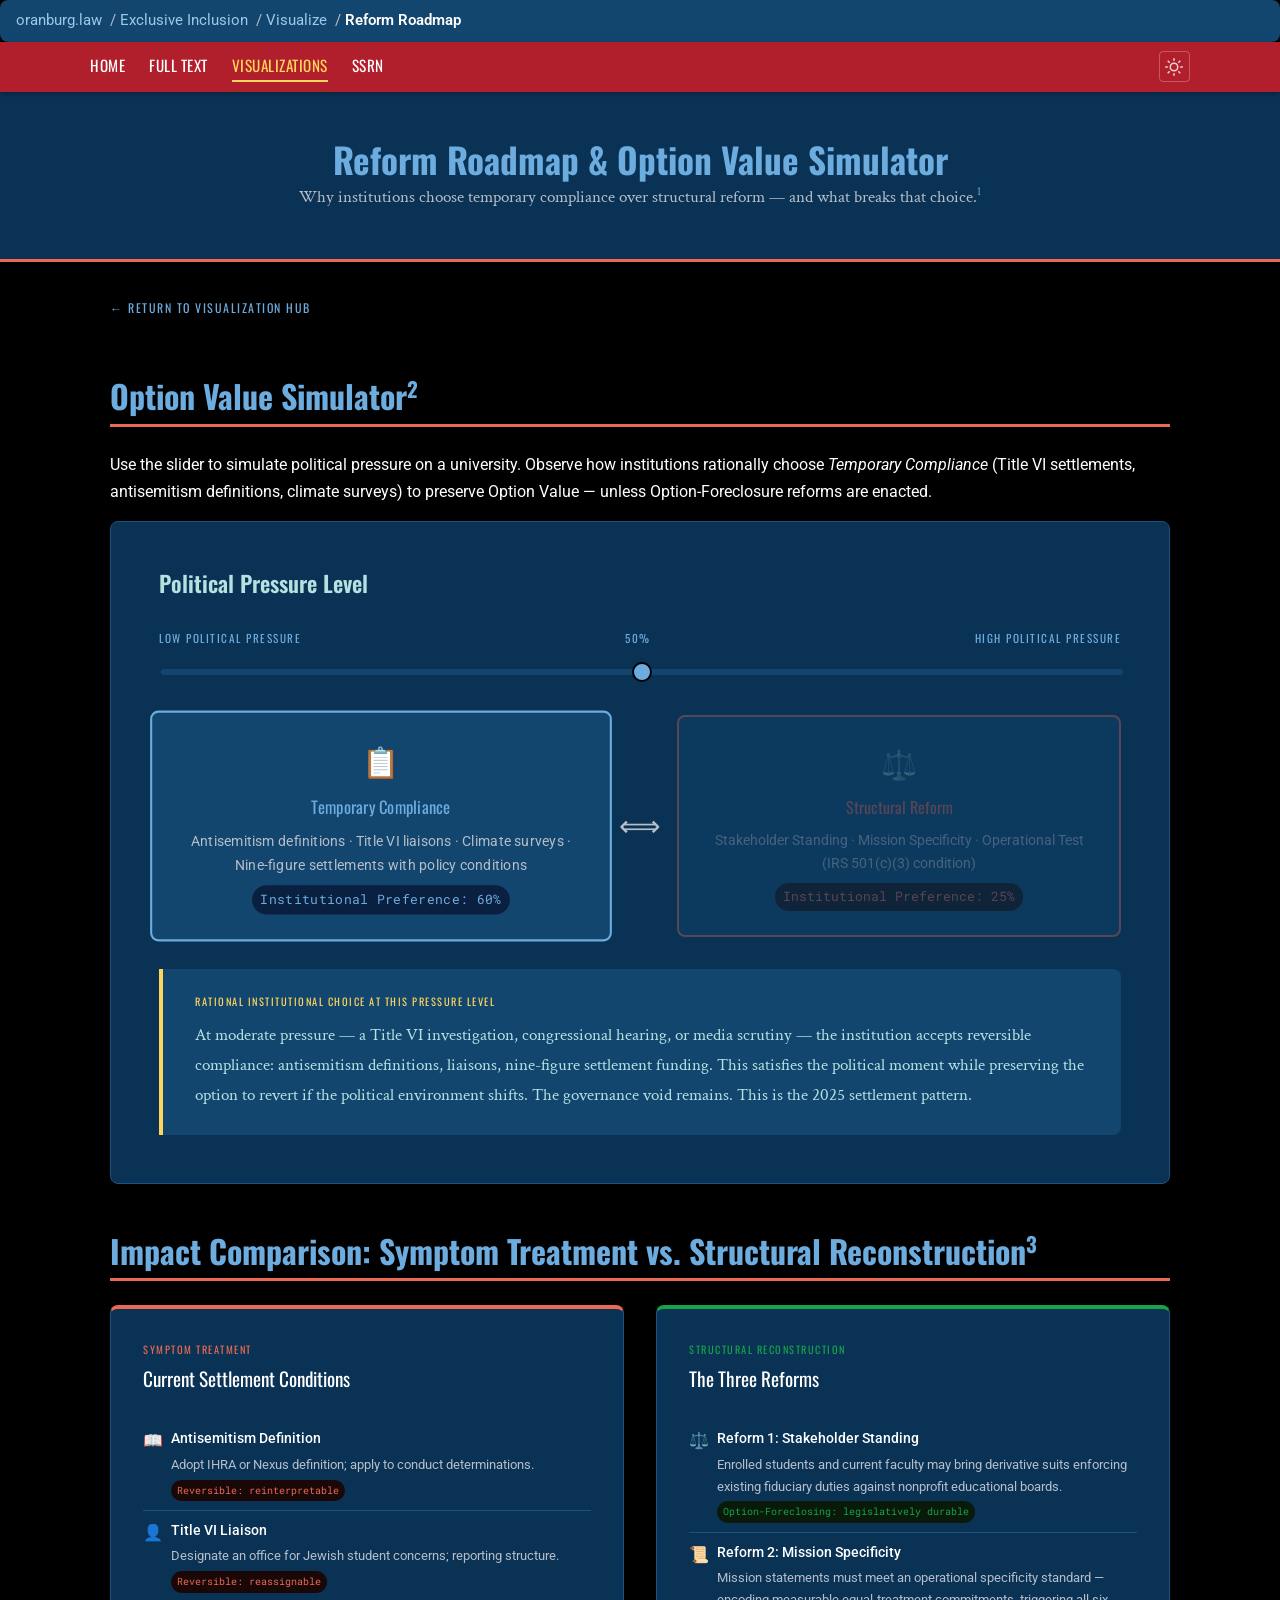
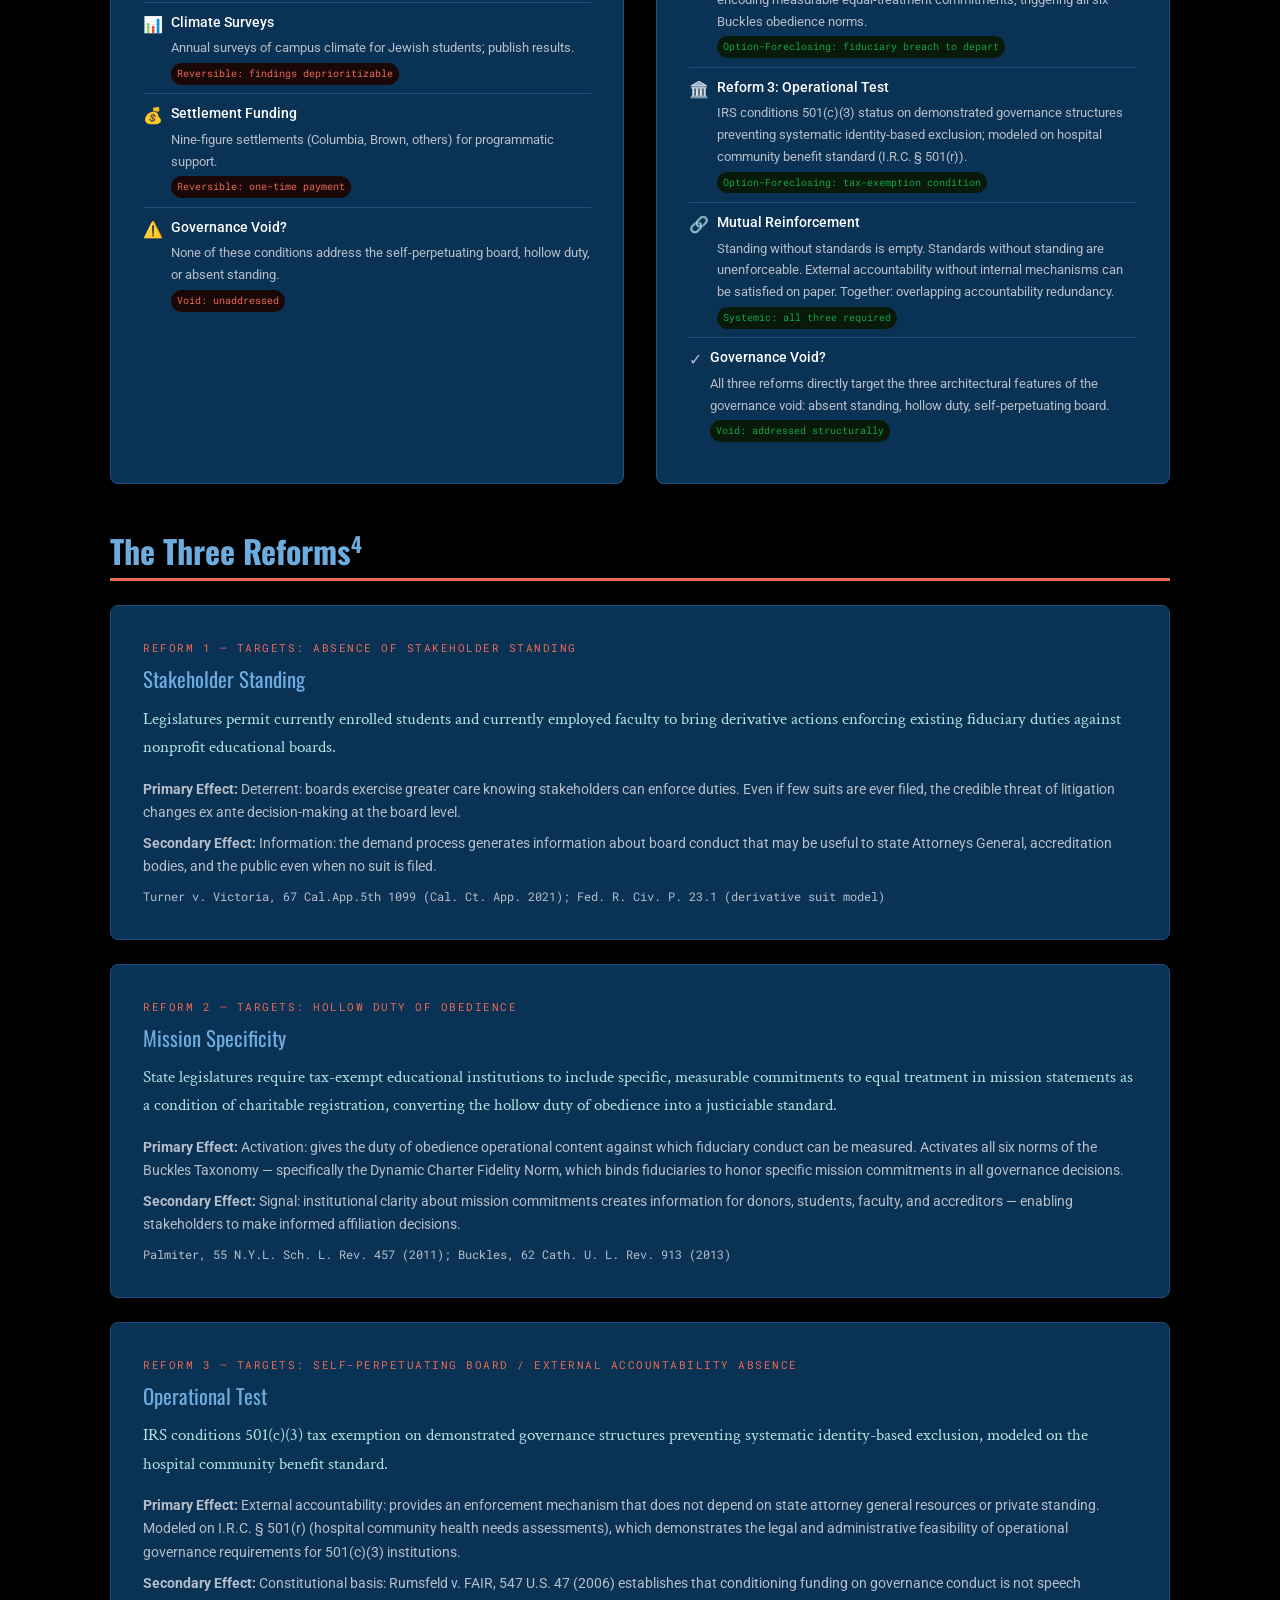
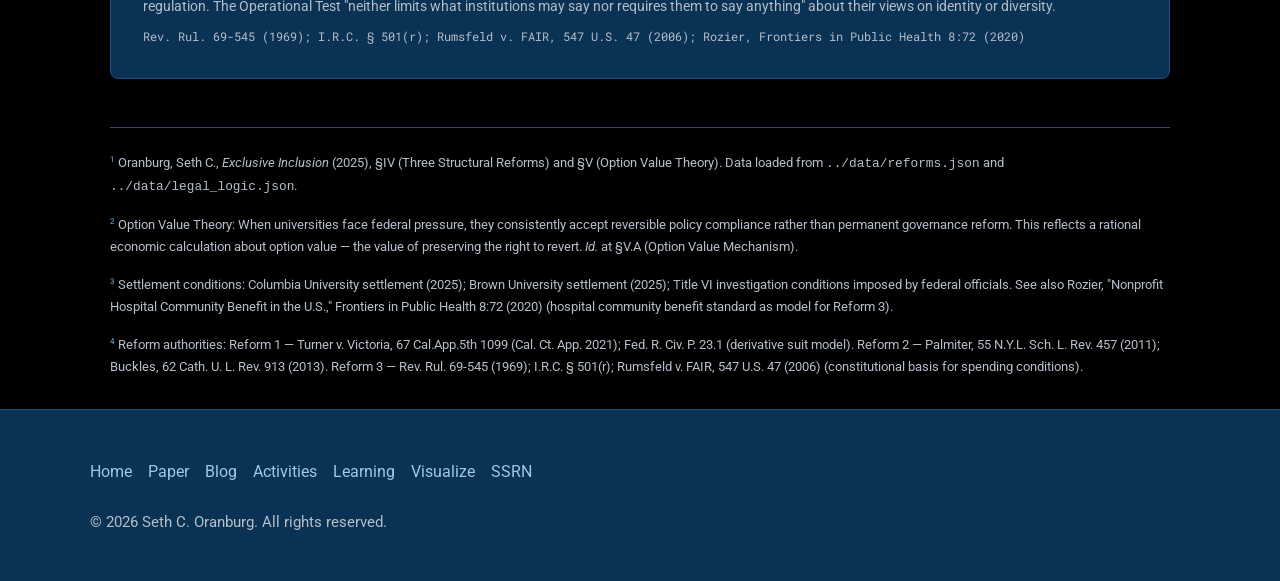
<file: visualize/roadmap.html>
<!DOCTYPE html>
<html lang="en" data-theme="dark">
<head>
  <meta charset="UTF-8">
  <meta name="viewport" content="width=device-width, initial-scale=1.0">
  <title>Reform Roadmap & Option Value Simulator — Exclusive Inclusion</title>
  <meta name="description" content="Reform Roadmap and Option Value Simulator: showing why institutions choose temporary compliance over structural reform.">
  <link rel="preconnect" href="https://fonts.googleapis.com">
  <link rel="preconnect" href="https://fonts.gstatic.com" crossorigin>
  <link href="https://fonts.googleapis.com/css2?family=Crimson+Text:ital,wght@0,400;0,600;0,700;1,400;1,600;1,700&family=Oswald:wght@200..700&family=Roboto+Mono:ital,wght@0,100..700;1,100..700&family=Roboto:ital,wght@0,100..900;1,100..900&display=swap" rel="stylesheet">
  <link rel="stylesheet" href="../assets/css/oranburg-style.css">
  <style>
    .page-header {
      background: var(--bg-secondary);
      padding: var(--space-2xl) var(--space-xl);
      text-align: center;
      border-bottom: 3px solid var(--accent-red);
    }
    .page-header h1 { font-size: 2.2rem; margin: 0 0 var(--space-xs); }
    .page-header p { color: var(--muted); font-family: var(--font-accent); font-size: 1.05rem; margin: 0; }
    .return-link {
      display: inline-flex; align-items: center; gap: 0.4rem;
      font-family: var(--font-headline); font-size: 0.75rem;
      text-transform: uppercase; letter-spacing: 1.5px;
      color: var(--accent); margin-bottom: var(--space-xl);
    }
    .return-link:hover { color: var(--yellow); }

    /* ── Simulator panel ── */
    .simulator-panel {
      background: var(--bg-secondary);
      border: 1px solid var(--border);
      border-radius: var(--radius-md);
      padding: var(--space-2xl);
      margin-bottom: var(--space-2xl);
    }
    .simulator-panel h3 { margin-top: 0; }

    /* ── Slider ── */
    .slider-wrapper { margin: var(--space-xl) 0; }
    .slider-label {
      display: flex; justify-content: space-between;
      font-family: var(--font-headline); font-size: 0.7rem;
      text-transform: uppercase; letter-spacing: 1.5px;
      color: var(--muted); margin-bottom: var(--space-sm);
    }
    .slider-label span { color: var(--accent); }
    input[type=range] {
      -webkit-appearance: none; appearance: none;
      width: 100%; height: 6px;
      background: var(--bg-soft);
      border-radius: 3px; outline: none;
      cursor: pointer;
    }
    input[type=range]::-webkit-slider-thumb {
      -webkit-appearance: none; appearance: none;
      width: 20px; height: 20px;
      border-radius: 50%;
      background: var(--accent); cursor: pointer;
      border: 2px solid var(--bg);
      transition: background 0.2s;
    }
    input[type=range]:hover::-webkit-slider-thumb { background: var(--yellow); }

    /* ── Decision display ── */
    .decision-display {
      margin-top: var(--space-xl);
      display: grid;
      grid-template-columns: 1fr auto 1fr;
      gap: var(--space-md);
      align-items: center;
    }
    .decision-box {
      background: var(--bg-soft);
      border: 2px solid;
      border-radius: var(--radius-md);
      padding: var(--space-lg);
      text-align: center;
      transition: border-color 0.4s, background 0.4s, opacity 0.4s, transform 0.3s;
    }
    .decision-box.compliance { border-color: var(--accent); }
    .decision-box.reform { border-color: var(--accent-red); }
    .decision-box.selected { transform: scale(1.04); }
    .decision-box.dimmed { opacity: 0.35; }
    .db-icon { font-size: 1.8rem; margin-bottom: var(--space-xs); }
    .db-title { font-family: var(--font-headline); font-size: 1rem; color: var(--accent); margin-bottom: var(--space-sm); }
    .decision-box.reform .db-title { color: var(--accent-red); }
    .db-desc { font-size: 0.85rem; color: var(--muted); }
    .db-value {
      margin-top: var(--space-sm);
      font-family: var(--font-mono);
      font-size: 0.8rem;
      padding: 3px 8px;
      border-radius: var(--radius-pill);
      display: inline-block;
    }
    .decision-box.compliance .db-value { background: #0a2040; color: var(--accent); }
    .decision-box.reform .db-value { background: #1a0808; color: var(--accent-red); }
    .decision-arrow { text-align: center; font-size: 1.8rem; color: var(--muted); }

    /* ── Rational choice narrative ── */
    .rational-narrative {
      margin-top: var(--space-xl);
      background: var(--bg-soft);
      border-left: 4px solid var(--yellow);
      border-radius: 0 var(--radius-md) var(--radius-md) 0;
      padding: var(--space-lg) var(--space-xl);
      font-family: var(--font-accent);
      font-size: 1.05rem;
      color: var(--accent-2);
      line-height: 1.8;
    }
    .rational-narrative .rn-label {
      font-family: var(--font-headline);
      font-size: 0.65rem; text-transform: uppercase; letter-spacing: 1.5px;
      color: var(--yellow); margin-bottom: var(--space-sm);
    }

    /* ── Side-by-side comparison ── */
    .comparison-grid {
      display: grid;
      grid-template-columns: 1fr 1fr;
      gap: var(--space-xl);
      margin-bottom: var(--space-2xl);
    }
    @media(max-width:650px) { .comparison-grid { grid-template-columns: 1fr; } }
    .comparison-col {
      background: var(--bg-secondary);
      border: 1px solid var(--border);
      border-radius: var(--radius-md);
      padding: var(--space-xl);
    }
    .comparison-col.symptom { border-top: 4px solid var(--accent-red); }
    .comparison-col.structural { border-top: 4px solid #16a34a; }
    .comp-label {
      font-family: var(--font-headline); font-size: 0.65rem;
      text-transform: uppercase; letter-spacing: 1.5px; margin-bottom: var(--space-xs);
    }
    .comp-label.symptom { color: var(--accent-red); }
    .comp-label.structural { color: #16a34a; }
    .comp-title { font-family: var(--font-headline); font-size: 1.2rem; margin-bottom: var(--space-lg); }
    .comp-item {
      display: flex; gap: var(--space-sm);
      padding: var(--space-sm) 0;
      border-bottom: 1px solid var(--border);
      font-size: 0.9rem; color: var(--muted);
    }
    .comp-item:last-child { border-bottom: none; }
    .comp-item-icon { flex-shrink: 0; font-size: 1rem; }
    .comp-item-label { font-weight: 500; color: var(--text); }
    .comp-item-desc { font-size: 0.8rem; color: var(--muted); margin-top: 2px; }
    .reversibility-badge {
      font-family: var(--font-mono); font-size: 0.65rem;
      padding: 2px 6px; border-radius: var(--radius-pill);
      margin-top: 4px; display: inline-block;
    }
    .reversibility-badge.rev { background: #1a0808; color: var(--accent-red); }
    .reversibility-badge.perm { background: #0a1a0a; color: #16a34a; }

    /* ── Reform detail cards ── */
    .reform-cards { display: flex; flex-direction: column; gap: var(--space-lg); margin-bottom: var(--space-2xl); }
    .reform-card {
      background: var(--bg-secondary);
      border: 1px solid var(--border);
      border-radius: var(--radius-md);
      padding: var(--space-xl);
    }
    .rc-number {
      font-family: var(--font-mono); font-size: 0.7rem; text-transform: uppercase;
      letter-spacing: 1.5px; color: var(--accent-red); margin-bottom: var(--space-xs);
    }
    .rc-title { font-family: var(--font-headline); font-size: 1.3rem; color: var(--accent); margin-bottom: var(--space-sm); }
    .rc-void { font-size: 0.85rem; color: var(--muted); margin-bottom: var(--space-sm); }
    .rc-one-sentence { font-family: var(--font-accent); font-size: 1.05rem; color: var(--accent-2); line-height: 1.7; margin-bottom: var(--space-md); }
    .rc-effect { font-size: 0.85rem; color: var(--muted); }
    .rc-cite { font-family: var(--font-mono); font-size: 0.75rem; color: var(--muted); margin-top: var(--space-sm); }

    /* ── Footnote ── */
    .footnote-bar {
      border-top: 1px solid var(--border);
      padding-top: var(--space-lg);
      font-size: 0.8rem; color: var(--muted);
      font-family: var(--font-body); margin-top: var(--space-xl);
    }
    sup { font-size: 0.65em; vertical-align: super; color: var(--accent); }
  </style>
  <script>
    (function(){
      try { var t=localStorage.getItem('ei-theme'); document.documentElement.setAttribute('data-theme',t==='light'||t==='dark'?t:'dark'); } catch(e){}
    })();
  </script>
  <link rel="stylesheet" href="../assets/css/og-tokens.css">
</head>
<body>

<nav aria-label="Breadcrumb" class="og-breadcrumb">
  <ol>
      <li><a href="https://oranburg.law">oranburg.law</a></li>
      <li><a href="/">Exclusive Inclusion</a></li>
      <li><a href="/visualize/">Visualize</a></li>
      <li><span aria-current="page">Reform Roadmap</span></li>
  </ol>
</nav>


  <nav class="site-nav" aria-label="Site navigation">
    <ul>
      <li><a href="/">Home</a></li>
      <li><a href="../paper/">Full Text</a></li>
      <li><a href="../visualize/" aria-current="page">Visualizations</a></li>
      <li><a href="https://dx.doi.org/10.2139/ssrn.6423378" target="_blank" rel="noopener noreferrer">SSRN</a></li>
      <li>
        <button class="theme-toggle" id="themeToggle" aria-label="Toggle light/dark mode">
          <svg class="icon-sun" width="18" height="18" viewBox="0 0 24 24" fill="none" stroke="currentColor" stroke-width="2" stroke-linecap="round" stroke-linejoin="round" aria-hidden="true"><circle cx="12" cy="12" r="5"/><line x1="12" y1="1" x2="12" y2="3"/><line x1="12" y1="21" x2="12" y2="23"/><line x1="4.22" y1="4.22" x2="5.64" y2="5.64"/><line x1="18.36" y1="18.36" x2="19.78" y2="19.78"/><line x1="1" y1="12" x2="3" y2="12"/><line x1="21" y1="12" x2="23" y2="12"/><line x1="4.22" y1="19.78" x2="5.64" y2="18.36"/><line x1="18.36" y1="5.64" x2="19.78" y2="4.22"/></svg>
          <svg class="icon-moon" width="18" height="18" viewBox="0 0 24 24" fill="none" stroke="currentColor" stroke-width="2" stroke-linecap="round" stroke-linejoin="round" aria-hidden="true"><path d="M21 12.79A9 9 0 1 1 11.21 3 7 7 0 0 0 21 12.79z"/></svg>
        </button>
      </li>
    </ul>
  </nav>

  <header class="page-header">
    <h1>Reform Roadmap &amp; Option Value Simulator</h1>
    <p>Why institutions choose temporary compliance over structural reform — and what breaks that choice.<sup>1</sup></p>
  </header>

  <main class="site-content">
    <a href="../visualize/" class="return-link">← Return to Visualization Hub</a>

    <h2>Option Value Simulator<sup>2</sup></h2>
    <p>Use the slider to simulate political pressure on a university. Observe how institutions rationally choose <em>Temporary Compliance</em> (Title VI settlements, antisemitism definitions, climate surveys) to preserve Option Value — unless Option-Foreclosure reforms are enacted.</p>

    <div class="simulator-panel">
      <h3>Political Pressure Level</h3>
      <div class="slider-wrapper">
        <div class="slider-label">
          <span>Low Political Pressure</span>
          <span id="pressureLabel">50%</span>
          <span>High Political Pressure</span>
        </div>
        <input type="range" id="pressureSlider" min="0" max="100" value="50" oninput="updateSimulator(this.value)">
      </div>

      <div class="decision-display" id="decisionDisplay">
        <div class="decision-box compliance" id="complianceBox">
          <div class="db-icon">📋</div>
          <div class="db-title">Temporary Compliance</div>
          <div class="db-desc">Antisemitism definitions · Title VI liaisons · Climate surveys · Nine-figure settlements with policy conditions</div>
          <div class="db-value" id="complianceValue">Option Value: Preserved</div>
        </div>
        <div class="decision-arrow">⟺</div>
        <div class="decision-box reform" id="reformBox">
          <div class="db-icon">⚖️</div>
          <div class="db-title">Structural Reform</div>
          <div class="db-desc">Stakeholder Standing · Mission Specificity · Operational Test (IRS 501(c)(3) condition)</div>
          <div class="db-value" id="reformValue">Option Value: Foreclosed</div>
        </div>
      </div>

      <div class="rational-narrative" id="rationalNarrative">
        <div class="rn-label">Rational Institutional Choice at This Pressure Level</div>
        <div id="narrativeText"></div>
      </div>
    </div>

    <!-- Impact Comparison -->
    <h2>Impact Comparison: Symptom Treatment vs. Structural Reconstruction<sup>3</sup></h2>
    <div class="comparison-grid">
      <div class="comparison-col symptom">
        <div class="comp-label symptom">Symptom Treatment</div>
        <div class="comp-title">Current Settlement Conditions</div>
        <div class="comp-item">
          <div class="comp-item-icon">📖</div>
          <div>
            <div class="comp-item-label">Antisemitism Definition</div>
            <div class="comp-item-desc">Adopt IHRA or Nexus definition; apply to conduct determinations.</div>
            <div class="reversibility-badge rev">Reversible: reinterpretable</div>
          </div>
        </div>
        <div class="comp-item">
          <div class="comp-item-icon">👤</div>
          <div>
            <div class="comp-item-label">Title VI Liaison</div>
            <div class="comp-item-desc">Designate an office for Jewish student concerns; reporting structure.</div>
            <div class="reversibility-badge rev">Reversible: reassignable</div>
          </div>
        </div>
        <div class="comp-item">
          <div class="comp-item-icon">📊</div>
          <div>
            <div class="comp-item-label">Climate Surveys</div>
            <div class="comp-item-desc">Annual surveys of campus climate for Jewish students; publish results.</div>
            <div class="reversibility-badge rev">Reversible: findings deprioritizable</div>
          </div>
        </div>
        <div class="comp-item">
          <div class="comp-item-icon">💰</div>
          <div>
            <div class="comp-item-label">Settlement Funding</div>
            <div class="comp-item-desc">Nine-figure settlements (Columbia, Brown, others) for programmatic support.</div>
            <div class="reversibility-badge rev">Reversible: one-time payment</div>
          </div>
        </div>
        <div class="comp-item">
          <div class="comp-item-icon">⚠️</div>
          <div>
            <div class="comp-item-label">Governance Void?</div>
            <div class="comp-item-desc">None of these conditions address the self-perpetuating board, hollow duty, or absent standing.</div>
            <div class="reversibility-badge rev">Void: unaddressed</div>
          </div>
        </div>
      </div>

      <div class="comparison-col structural">
        <div class="comp-label structural">Structural Reconstruction</div>
        <div class="comp-title">The Three Reforms</div>
        <div class="comp-item">
          <div class="comp-item-icon">⚖️</div>
          <div>
            <div class="comp-item-label">Reform 1: Stakeholder Standing</div>
            <div class="comp-item-desc">Enrolled students and current faculty may bring derivative suits enforcing existing fiduciary duties against nonprofit educational boards.</div>
            <div class="reversibility-badge perm">Option-Foreclosing: legislatively durable</div>
          </div>
        </div>
        <div class="comp-item">
          <div class="comp-item-icon">📜</div>
          <div>
            <div class="comp-item-label">Reform 2: Mission Specificity</div>
            <div class="comp-item-desc">Mission statements must meet an operational specificity standard — encoding measurable equal-treatment commitments, triggering all six Buckles obedience norms.</div>
            <div class="reversibility-badge perm">Option-Foreclosing: fiduciary breach to depart</div>
          </div>
        </div>
        <div class="comp-item">
          <div class="comp-item-icon">🏛️</div>
          <div>
            <div class="comp-item-label">Reform 3: Operational Test</div>
            <div class="comp-item-desc">IRS conditions 501(c)(3) status on demonstrated governance structures preventing systematic identity-based exclusion; modeled on hospital community benefit standard (I.R.C. § 501(r)).</div>
            <div class="reversibility-badge perm">Option-Foreclosing: tax-exemption condition</div>
          </div>
        </div>
        <div class="comp-item">
          <div class="comp-item-icon">🔗</div>
          <div>
            <div class="comp-item-label">Mutual Reinforcement</div>
            <div class="comp-item-desc">Standing without standards is empty. Standards without standing are unenforceable. External accountability without internal mechanisms can be satisfied on paper. Together: overlapping accountability redundancy.</div>
            <div class="reversibility-badge perm">Systemic: all three required</div>
          </div>
        </div>
        <div class="comp-item">
          <div class="comp-item-icon">✓</div>
          <div>
            <div class="comp-item-label">Governance Void?</div>
            <div class="comp-item-desc">All three reforms directly target the three architectural features of the governance void: absent standing, hollow duty, self-perpetuating board.</div>
            <div class="reversibility-badge perm">Void: addressed structurally</div>
          </div>
        </div>
      </div>
    </div>

    <!-- Reform Detail Cards -->
    <h2>The Three Reforms<sup>4</sup></h2>
    <div class="reform-cards" id="reformCards">
      <!-- Populated by JS from data -->
    </div>

    <div class="footnote-bar">
      <p><sup>1</sup> Oranburg, Seth C., <em>Exclusive Inclusion</em> (2025), §IV (Three Structural Reforms) and §V (Option Value Theory). Data loaded from <code>../data/reforms.json</code> and <code>../data/legal_logic.json</code>.</p>
      <p><sup>2</sup> Option Value Theory: When universities face federal pressure, they consistently accept reversible policy compliance rather than permanent governance reform. This reflects a rational economic calculation about option value — the value of preserving the right to revert. <em>Id.</em> at §V.A (Option Value Mechanism).</p>
      <p><sup>3</sup> Settlement conditions: Columbia University settlement (2025); Brown University settlement (2025); Title VI investigation conditions imposed by federal officials. See also Rozier, "Nonprofit Hospital Community Benefit in the U.S.," Frontiers in Public Health 8:72 (2020) (hospital community benefit standard as model for Reform 3).</p>
      <p><sup>4</sup> Reform authorities: Reform 1 — Turner v. Victoria, 67 Cal.App.5th 1099 (Cal. Ct. App. 2021); Fed. R. Civ. P. 23.1 (derivative suit model). Reform 2 — Palmiter, 55 N.Y.L. Sch. L. Rev. 457 (2011); Buckles, 62 Cath. U. L. Rev. 913 (2013). Reform 3 — Rev. Rul. 69-545 (1969); I.R.C. § 501(r); Rumsfeld v. FAIR, 547 U.S. 47 (2006) (constitutional basis for spending conditions).</p>
    </div>
  </main>

  <footer role="contentinfo" class="og-footer">
  <div class="og-footer-inner">
    <nav aria-label="Footer">
      <ul>
        <li><a href="https://oranburg.law">Home</a></li>
        <li><a href="/paper/">Paper</a></li>
        <li><a href="/blog/">Blog</a></li>
        <li><a href="/activities/">Activities</a></li>
        <li><a href="/learning/">Learning</a></li>
        <li><a href="/visualize/">Visualize</a></li>
        <li><a href="https://ssrn.com/abstract=6423378">SSRN</a></li>
      </ul>
    </nav>
    <p class="og-footer-copyright">&copy; 2026 Seth C. Oranburg. All rights reserved.</p>
  </div>
</footer>


  <script>
    document.getElementById('themeToggle').addEventListener('click', function(){
      var next = document.documentElement.getAttribute('data-theme') === 'dark' ? 'light' : 'dark';
      document.documentElement.setAttribute('data-theme', next);
      try { localStorage.setItem('ei-theme', next); } catch(e){}
    });

    // Option Value narratives at different pressure levels
    var pressureNarratives = [
      { min: 0, max: 20, text: 'At low political pressure, the institution has no incentive to accept even reversible compliance. The governance void is stable. No federal investigation is pending; the board faces no external accountability threat. Exclusive inclusion continues without disruption.', choice: 'compliance', ratio: [80, 5] },
      { min: 21, max: 45, text: 'At moderate-low political pressure, the institution acknowledges the issue with symbolic gestures — climate surveys, task forces, acknowledgment statements. These cost little and preserve maximum option value. No governance change is contemplated because the compliance cost is lower than the option-preservation benefit.', choice: 'compliance', ratio: [70, 15] },
      { min: 46, max: 65, text: 'At moderate pressure — a Title VI investigation, congressional hearing, or media scrutiny — the institution accepts reversible compliance: antisemitism definitions, liaisons, nine-figure settlement funding. This satisfies the political moment while preserving the option to revert if the political environment shifts. The governance void remains. This is the 2025 settlement pattern.', choice: 'compliance', ratio: [60, 25] },
      { min: 66, max: 80, text: 'At high pressure — credible threat of tax-exempt status loss, sustained legislative attention, or multiple pending derivative claims — the institution begins to consider structural reform. Even here, the institution prefers the least option-foreclosing reform available. The rational calculation shifts only when the cost of option-preservation exceeds the option\'s value.', choice: 'reform', ratio: [40, 65] },
      { min: 81, max: 100, text: 'At maximum pressure — IRS Operational Test enacted, stakeholder standing legislation passed, sustained enforcement action — the option-foreclosure reforms make reversion legally costly. Structural governance reform becomes the rational choice because the option to revert has been foreclosed by law. The three reforms are specifically designed to create this condition.', choice: 'reform', ratio: [15, 90] }
    ];

    function updateSimulator(val) {
      val = parseInt(val);
      document.getElementById('pressureLabel').textContent = val + '%';

      var narrative = pressureNarratives.find(n => val >= n.min && val <= n.max);
      if (!narrative) return;

      var cb = document.getElementById('complianceBox');
      var rb = document.getElementById('reformBox');
      var nt = document.getElementById('narrativeText');

      var compScore = narrative.ratio[0];
      var refScore = narrative.ratio[1];

      cb.classList.toggle('selected', narrative.choice === 'compliance');
      cb.classList.toggle('dimmed', narrative.choice === 'reform');
      rb.classList.toggle('selected', narrative.choice === 'reform');
      rb.classList.toggle('dimmed', narrative.choice === 'compliance');

      document.getElementById('complianceValue').textContent = 'Institutional Preference: ' + compScore + '%';
      document.getElementById('reformValue').textContent = 'Institutional Preference: ' + refScore + '%';

      nt.textContent = narrative.text;
    }

    // Reform cards from data
    var reformData = [
      {
        number: 'Reform 1',
        title: 'Stakeholder Standing',
        void_targeted: 'Absence of Stakeholder Standing',
        one_sentence: 'Legislatures permit currently enrolled students and currently employed faculty to bring derivative actions enforcing existing fiduciary duties against nonprofit educational boards.',
        primary_effect: 'Deterrent: boards exercise greater care knowing stakeholders can enforce duties. Even if few suits are ever filed, the credible threat of litigation changes ex ante decision-making at the board level.',
        secondary_effect: 'Information: the demand process generates information about board conduct useful to state AGs, accreditation bodies, and the public even when no suit is filed.',
        cite: 'Turner v. Victoria, 67 Cal.App.5th 1099 (Cal. Ct. App. 2021); Fed. R. Civ. P. 23.1 (derivative suit model)'
      },
      {
        number: 'Reform 2',
        title: 'Mission Specificity',
        void_targeted: 'Hollow Duty of Obedience',
        one_sentence: 'State nonprofit corporation acts require educational institutions to adopt mission statements meeting an operational specificity standard, naming the identity groups protected, the institutional mechanisms for protection, and measurable benchmarks.',
        primary_effect: 'Activation: gives the duty of obedience operational content against which fiduciary conduct can be measured. Activates all six norms of the Buckles Taxonomy — specifically the Dynamic Charter Fidelity Norm, which binds fiduciaries to honor specific mission commitments in all governance decisions.',
        secondary_effect: 'Signal: institutional clarity about mission commitments creates information for donors, students, faculty, and accreditors — enabling stakeholders to make informed affiliation decisions.',
        cite: 'Palmiter, 55 N.Y.L. Sch. L. Rev. 457 (2011); Buckles, 62 Cath. U. L. Rev. 913 (2013)'
      },
      {
        number: 'Reform 3',
        title: 'Operational Test',
        void_targeted: 'Self-Perpetuating Board / External Accountability Absence',
        one_sentence: 'IRS conditions 501(c)(3) tax exemption on demonstrated governance structures preventing systematic identity-based exclusion, modeled on the hospital community benefit standard (I.R.C. § 501(r)).',
        primary_effect: 'External accountability: provides an enforcement mechanism that does not depend on state attorney general resources or private standing. Modeled on I.R.C. § 501(r) (hospital community health needs assessments), which demonstrates the legal and administrative feasibility of operational governance requirements for 501(c)(3) institutions.',
        secondary_effect: 'Constitutional basis: Rumsfeld v. FAIR, 547 U.S. 47 (2006) establishes that conditioning funding on governance conduct is not speech regulation. The Operational Test "neither limits what institutions may say nor requires them to say anything" about their views on identity or diversity.',
        cite: 'Rev. Rul. 69-545 (1969); I.R.C. § 501(r); Rumsfeld v. FAIR, 547 U.S. 47 (2006); Rozier, Frontiers in Public Health 8:72 (2020)'
      }
    ];

    function renderReformCards() {
      var container = document.getElementById('reformCards');
      container.innerHTML = '';
      reformData.forEach(function(r) {
        var card = document.createElement('div');
        card.className = 'reform-card';
        card.innerHTML =
          '<div class="rc-number">' + escHtml(r.number) + ' — Targets: ' + escHtml(r.void_targeted) + '</div>' +
          '<div class="rc-title">' + escHtml(r.title) + '</div>' +
          '<div class="rc-one-sentence">' + escHtml(r.one_sentence) + '</div>' +
          '<div class="rc-effect"><strong>Primary Effect:</strong> ' + escHtml(r.primary_effect) + '</div>' +
          '<div class="rc-effect" style="margin-top:var(--space-sm)"><strong>Secondary Effect:</strong> ' + escHtml(r.secondary_effect) + '</div>' +
          '<div class="rc-cite">' + escHtml(r.cite) + '</div>';
        container.appendChild(card);
      });
    }

    function escHtml(s) {
      return String(s).replace(/&/g,'&amp;').replace(/</g,'&lt;').replace(/>/g,'&gt;').replace(/"/g,'&quot;');
    }

    // Also try to load from reforms.json for live enrichment
    fetch('../data/reforms.json')
      .then(r => r.json())
      .then(d => {
        // Enrich reform cards if data loaded
        if (d && d.reforms) {
          d.reforms.forEach(function(r, i) {
            if (reformData[i]) {
              reformData[i].one_sentence = r.one_sentence || reformData[i].one_sentence;
              reformData[i].primary_effect = r.primary_effect || reformData[i].primary_effect;
              reformData[i].secondary_effect = r.secondary_effect || reformData[i].secondary_effect;
            }
          });
          renderReformCards();
        }
      })
      .catch(function() { /* use static data */ });

    // Initialize
    updateSimulator(50);
    renderReformCards();
  </script>
</body>
</html>
</file>
<file: assets/css/oranburg-style.css>
/* ==========================================================================
   Oranburg Style — Shared Design Tokens & Base Styles
   Canonical style foundation shared across all Oranburg academic sites.
   ========================================================================== */

/* ---------- Design Tokens ---------- */

:root, [data-theme="dark"] {
  --blue-deep:    #0A3255;
  --blue-bright:  #2459A9;
  --blue-light:   #6DACDE;
  --red-deep:     #B21F2C;
  --red-bright:   #E82F35;
  --red-light:    #E96955;
  --yellow:       #FFD65C;
  --teal:         #B5E1E1;

  --bg:           #000000;
  --bg-secondary: #0A3255;
  --bg-soft:      #0D3D68;
  --text:         #FFFFFF;
  --muted:        #9CA3AF;
  --border:       #1E5080;
  --accent:       #6DACDE;
  --accent-2:     #B5E1E1;
  --accent-red:   #B21F2C;

  --font-headline: 'Oswald', sans-serif;
  --font-body:     'Roboto', sans-serif;
  --font-accent:   'Crimson Text', serif;
  --font-mono:     'Roboto Mono', 'Consolas', 'Courier New', monospace;

  --max-width:     1100px;
  --radius-sm:     4px;
  --radius-md:     8px;
  --radius-pill:   999px;

  --space-xs:  0.25rem;
  --space-sm:  0.5rem;
  --space-md:  1rem;
  --space-lg:  1.5rem;
  --space-xl:  2rem;
  --space-2xl: 3rem;
  --space-3xl: 4rem;
}

[data-theme="light"] {
  --bg:           #FFFFFF;
  --bg-secondary: #F8F9FA;
  --bg-soft:      #E9ECEF;
  --text:         #000000;
  --muted:        #555555;
  --border:       #D0D8E4;
  --accent:       #2459A9;
  --accent-2:     #1a3e7a;
  --accent-red:   #B21F2C;
}

/* ---------- Reset & Base ---------- */

*, *::before, *::after { box-sizing: border-box; }

body {
  margin: 0;
  font-family: var(--font-body);
  font-size: 1rem;
  line-height: 1.7;
  color: var(--text);
  background: var(--bg);
}

a { color: var(--accent); text-decoration: none; transition: color 0.2s; }
a:hover { color: var(--accent-2); }
img { max-width: 100%; height: auto; display: block; }
p { margin: 0 0 var(--space-md); }

.authority, .literary { font-family: var(--font-accent); }

/* ---------- Typography ---------- */

h1 {
  font-family: var(--font-headline);
  font-size: 2.5rem;
  font-weight: 700;
  line-height: 1.1;
  color: var(--accent);
}

h2 {
  font-family: var(--font-headline);
  font-size: 2rem;
  font-weight: 700;
  line-height: 1.2;
  color: var(--accent);
  margin-bottom: var(--space-lg);
  border-bottom: 3px solid var(--accent-red);
  padding-bottom: var(--space-sm);
}

h3 {
  font-family: var(--font-headline);
  font-size: 1.4rem;
  font-weight: 600;
  line-height: 1.2;
  color: var(--accent-2);
  margin: var(--space-xl) 0 var(--space-md) 0;
}

h4 {
  font-family: var(--font-body);
  font-size: 1.1rem;
  font-weight: 500;
  color: var(--accent-red);
  margin: var(--space-lg) 0 var(--space-sm) 0;
}

blockquote {
  font-family: var(--font-accent);
  font-size: 1.15rem;
  line-height: 1.8;
  color: var(--accent-2);
  border-left: 4px solid var(--accent-red);
  margin: var(--space-xl) 0;
  padding: var(--space-md) var(--space-xl);
  background: var(--bg-secondary);
  border-radius: 0 var(--radius-md) var(--radius-md) 0;
}

/* ---------- Header ---------- */

.site-header {
  background: var(--bg-secondary);
  color: var(--text);
  padding: var(--space-3xl) var(--space-xl);
  text-align: center;
}

.site-title {
  font-family: var(--font-headline);
  font-size: 2.5rem;
  font-weight: 700;
  line-height: 1.1;
  color: var(--text);
  text-decoration: none;
  display: block;
}

.site-title:hover { color: var(--yellow); }

.site-tagline {
  font-family: var(--font-accent);
  font-size: 1.4rem;
  opacity: 0.95;
  margin: 0.6rem 0 0;
}

/* ---------- Navigation ---------- */

.site-nav {
  background-color: var(--red-deep);
  padding: 0.6rem var(--space-md);
  position: sticky;
  top: 0;
  z-index: 100;
  box-shadow: 0 2px 5px rgba(0, 0, 0, 0.3);
}

.site-nav ul {
  list-style: none;
  margin: 0 auto;
  padding: 0;
  display: flex;
  flex-wrap: wrap;
  align-items: center;
  gap: var(--space-xs) var(--space-lg);
  max-width: var(--max-width);
  justify-content: center;
}

.site-nav li:last-child { margin-left: auto; }

.site-nav a {
  color: #FFFFFF;
  text-decoration: none;
  font-family: var(--font-headline);
  font-size: 0.95rem;
  text-transform: uppercase;
  letter-spacing: 0.5px;
  padding: var(--space-xs) 0;
  border-bottom: 2px solid transparent;
  transition: border-color 0.2s, color 0.2s;
}

.site-nav a:hover,
.site-nav a:focus-visible,
.site-nav a[aria-current="page"] {
  color: var(--yellow);
  border-bottom-color: var(--yellow);
}

/* ---------- Theme Toggle ---------- */

.theme-toggle {
  background: transparent;
  border: 1px solid rgba(255, 255, 255, 0.25);
  border-radius: var(--radius-sm);
  padding: 0.35rem;
  cursor: pointer;
  display: flex;
  align-items: center;
  justify-content: center;
  color: rgba(255, 255, 255, 0.8);
  transition: border-color 0.2s, color 0.2s;
}

.theme-toggle:hover,
.theme-toggle:focus-visible {
  border-color: var(--yellow);
  color: var(--yellow);
}

[data-theme="dark"] .theme-toggle .icon-moon { display: none; }
[data-theme="dark"] .theme-toggle .icon-sun  { display: block; }
[data-theme="light"] .theme-toggle .icon-sun  { display: none; }
[data-theme="light"] .theme-toggle .icon-moon { display: block; }

/* ---------- Main Content ---------- */

.site-content {
  max-width: var(--max-width);
  margin: var(--space-xl) auto;
  padding: 0 1.25rem;
}

/* ---------- Cards ---------- */

.card-grid {
  display: grid;
  grid-template-columns: repeat(auto-fit, minmax(280px, 1fr));
  gap: var(--space-lg);
  margin: var(--space-xl) 0;
}

.card {
  display: block;
  background: var(--bg-secondary);
  border: 1px solid var(--border);
  border-radius: var(--radius-md);
  padding: var(--space-xl);
  text-decoration: none;
  color: var(--text);
  transition: border-color 0.2s, transform 0.2s;
}

.card:hover {
  border-color: var(--accent);
  transform: translateY(-3px);
  color: var(--text);
}

.card-label {
  font-family: var(--font-headline);
  font-size: 0.65rem;
  text-transform: uppercase;
  letter-spacing: 1.5px;
  color: var(--accent-red);
  margin-bottom: var(--space-sm);
  display: block;
}

.card h3 {
  font-family: var(--font-headline);
  font-size: 1.2rem;
  color: var(--accent);
  margin: 0 0 var(--space-xs);
}

.card p {
  color: var(--muted);
  font-size: 0.9rem;
  margin: 0;
}

/* ---------- Buttons ---------- */

.btn {
  display: inline-block;
  padding: 0.6rem 1.5rem;
  border-radius: var(--radius-md);
  font-family: var(--font-headline);
  font-size: 0.95rem;
  text-decoration: none;
  transition: transform 0.2s;
  cursor: pointer;
  border: none;
}

.btn:hover { transform: translateY(-2px); }

.btn-primary {
  background: var(--red-deep);
  color: #fff;
}

.btn-primary:hover { color: #fff; background: var(--red-bright); }

.btn-secondary {
  background: var(--bg-soft);
  color: var(--accent);
  border: 1px solid var(--border);
}

/* ---------- Footer ---------- */

.site-footer {
  background: var(--blue-deep);
  color: rgba(255, 255, 255, 0.75);
  text-align: center;
  padding: var(--space-xl) var(--space-md);
  font-size: 0.85rem;
  margin-top: var(--space-2xl);
}

.site-footer a {
  color: rgba(255, 255, 255, 0.75);
  transition: color 0.2s;
}

.site-footer a:hover { color: var(--yellow); }

/* ---------- Responsive ---------- */

@media (max-width: 600px) {
  .site-header { padding: 2.5rem 1.25rem; }
  .site-title { font-size: 1.75rem; }
  h1 { font-size: 2rem; }
  h2 { font-size: 1.5rem; }
}
</file>
<file: assets/css/og-tokens.css>
/* % voice-check: skip (CSS custom-property names require -- syntax) */
:root, [data-theme="dark"] {
  /* Brand palette (constant across modes) */
  --og-blue-deep: #0A3255; --og-blue-bright: #2459A9; --og-blue-light: #6DACDE;
  --og-red-deep: #B21F2C; --og-red-bright: #E82F35; --og-red-light: #E96955;
  --og-yellow: #FFD65C; --og-teal: #B5E1E1;
  /* Functional, dark mode (pure black for OLED) */
  --og-bg: #000000; --og-bg-panel: #0A3255; --og-bg-soft: #12466F;
  --og-ink: #FFFFFF; --og-ink-muted: #B6BEC9; --og-rule: #1E5080;
  --og-link: #6DACDE; --og-link-onpanel: #9CC9E8; --og-accent: #B5E1E1;
  --og-accent-red: #E96955; /* AA on black; reserve --og-red-deep for >=24px/bold + fills */
  /* Heading text colors, dark */
  --og-heading-1: #6DACDE; --og-heading-2: #FFFFFF; --og-heading-3: #9CC9E8;
  /* Typography */
  --og-font-headline: 'Oswald', sans-serif;
  --og-font-body: 'Roboto', 'Helvetica Neue', 'Arial', sans-serif;
  --og-font-accent: 'Crimson Text', 'Georgia', serif;
  --og-font-mono: 'Roboto Mono', 'Consolas', 'Courier New', monospace;
  --og-font-hebrew: 'Frank Ruhl Libre', 'Noto Serif Hebrew', serif;
  --og-size-body: clamp(1rem, 0.95rem + 0.25vw, 1.125rem);
  --og-size-small: clamp(0.85rem, 0.82rem + 0.15vw, 0.95rem);
  --og-size-h3: clamp(1.3rem, 1.15rem + 0.7vw, 1.6rem);
  --og-size-h2: clamp(1.6rem, 1.35rem + 1.1vw, 2rem);
  --og-size-h1: clamp(2rem, 1.6rem + 1.8vw, 2.75rem);
  --og-line-body: 1.7; --og-line-heading: 1.15;
  /* Layout + spacing */
  --og-max-width: 1100px; --og-radius-sm: 4px; --og-radius-md: 8px; --og-radius-pill: 999px;
  --og-space-xs: 0.25rem; --og-space-sm: 0.5rem; --og-space-md: 1rem;
  --og-space-lg: 1.5rem; --og-space-xl: 2rem; --og-space-2xl: 3rem; --og-space-3xl: 4rem;
}
[data-theme="light"] {
  --og-bg: #FFFFFF; --og-bg-panel: #F8F9FA; --og-bg-soft: #E9ECEF;
  --og-ink: #1A1A1A; --og-ink-muted: #555555; --og-rule: #D0D8E4;
  --og-link: #2459A9; --og-link-onpanel: #2459A9;
  --og-accent: #176D6D; /* non-brand a11y substitution, pending approval */
  --og-accent-red: #B21F2C;
  --og-heading-1: #0A3255; --og-heading-2: #0A3255; --og-heading-3: #2459A9;
}
@media (prefers-reduced-motion: reduce) {
  *, *::before, *::after {
    animation-duration: 0.01ms !important; animation-iteration-count: 1 !important;
    transition-duration: 0.01ms !important; scroll-behavior: auto !important;
  }
}
/* COMPATIBILITY SHIM: keep one release during the og- migration, then delete.
   Aliases retired short names to the canonical --og- values. */
:root, [data-theme="dark"], [data-theme="light"] {
  --bg: var(--og-bg); --bg-secondary: var(--og-bg-panel); --bg-soft: var(--og-bg-soft);
  --text: var(--og-ink); --muted: var(--og-ink-muted); --border: var(--og-rule);
  --accent: var(--og-link); --accent-2: var(--og-accent); --accent-red: var(--og-accent-red);
  --blue-deep: var(--og-blue-deep); --blue-bright: var(--og-blue-bright); --blue-light: var(--og-blue-light);
  --red-deep: var(--og-red-deep); --red-bright: var(--og-red-bright); --red-light: var(--og-red-light);
  --yellow: var(--og-yellow); --teal: var(--og-teal);
  --font-headline: var(--og-font-headline); --font-body: var(--og-font-body);
  --font-accent: var(--og-font-accent); --font-mono: var(--og-font-mono); --font-hebrew: var(--og-font-hebrew);
  --max-width: var(--og-max-width); --radius-sm: var(--og-radius-sm);
  --radius-md: var(--og-radius-md); --radius-pill: var(--og-radius-pill);
  --space-xs: var(--og-space-xs); --space-sm: var(--og-space-sm); --space-md: var(--og-space-md);
  --space-lg: var(--og-space-lg); --space-xl: var(--og-space-xl);
  --space-2xl: var(--og-space-2xl); --space-3xl: var(--og-space-3xl);
}

/* ==========================================================================
   Shared component styles: breadcrumb + footer
   These rules are identical for every stack. The HTML partial, the Astro
   component, and the React component all emit the same class names and the
   same structure, so this one sheet styles all three.
   ========================================================================== */

/* ---- Breadcrumb (WCAG 2.4.7 / 2.4.11) ---------------------------------- */
.og-breadcrumb {
  font-size: var(--og-size-small);
  line-height: var(--og-line-body);
  color: var(--og-ink-muted);
  background: var(--og-bg-soft);
  padding: var(--og-space-sm) var(--og-space-md);
  border-radius: var(--og-radius-md);
}
.og-breadcrumb ol {
  list-style: none;
  margin: 0;
  padding: 0;
  display: flex;
  flex-wrap: wrap;
  align-items: center;
  gap: var(--og-space-xs);
}
.og-breadcrumb li {
  display: inline-flex;
  align-items: center;
}
/* CSS-generated separator, never an in-DOM glyph. */
.og-breadcrumb li + li::before {
  content: "/";
  margin: 0 var(--og-space-xs);
  color: var(--og-ink-muted);
}
.og-breadcrumb a {
  color: var(--og-link-onpanel);
  text-decoration: none;
}
.og-breadcrumb a:hover {
  text-decoration: underline;
}
.og-breadcrumb [aria-current="page"] {
  color: var(--og-ink);
  font-weight: 600;
}
.og-breadcrumb a:focus-visible {
  outline: 2px solid var(--og-link-onpanel);
  outline-offset: 2px;
  border-radius: var(--og-radius-sm);
}

/* ---- Footer (one contentinfo per page) --------------------------------- */
.og-footer {
  background: var(--og-bg-panel);
  color: var(--og-ink);
  border-top: 1px solid var(--og-rule);
  padding: var(--og-space-2xl) var(--og-space-md);
}
.og-footer-inner {
  max-width: var(--og-max-width);
  margin: 0 auto;
  display: flex;
  flex-direction: column;
  gap: var(--og-space-lg);
}
.og-footer nav ul {
  list-style: none;
  margin: 0;
  padding: 0;
  display: flex;
  flex-wrap: wrap;
  gap: var(--og-space-md);
}
.og-footer a {
  color: var(--og-link-onpanel);
  text-decoration: none;
}
.og-footer a:hover {
  text-decoration: underline;
}
.og-footer a:focus-visible {
  outline: 2px solid var(--og-link-onpanel);
  outline-offset: 2px;
  border-radius: var(--og-radius-sm);
}
.og-footer-copyright {
  font-size: var(--og-size-small);
  color: var(--og-ink-muted);
  margin: 0;
}
</file>
